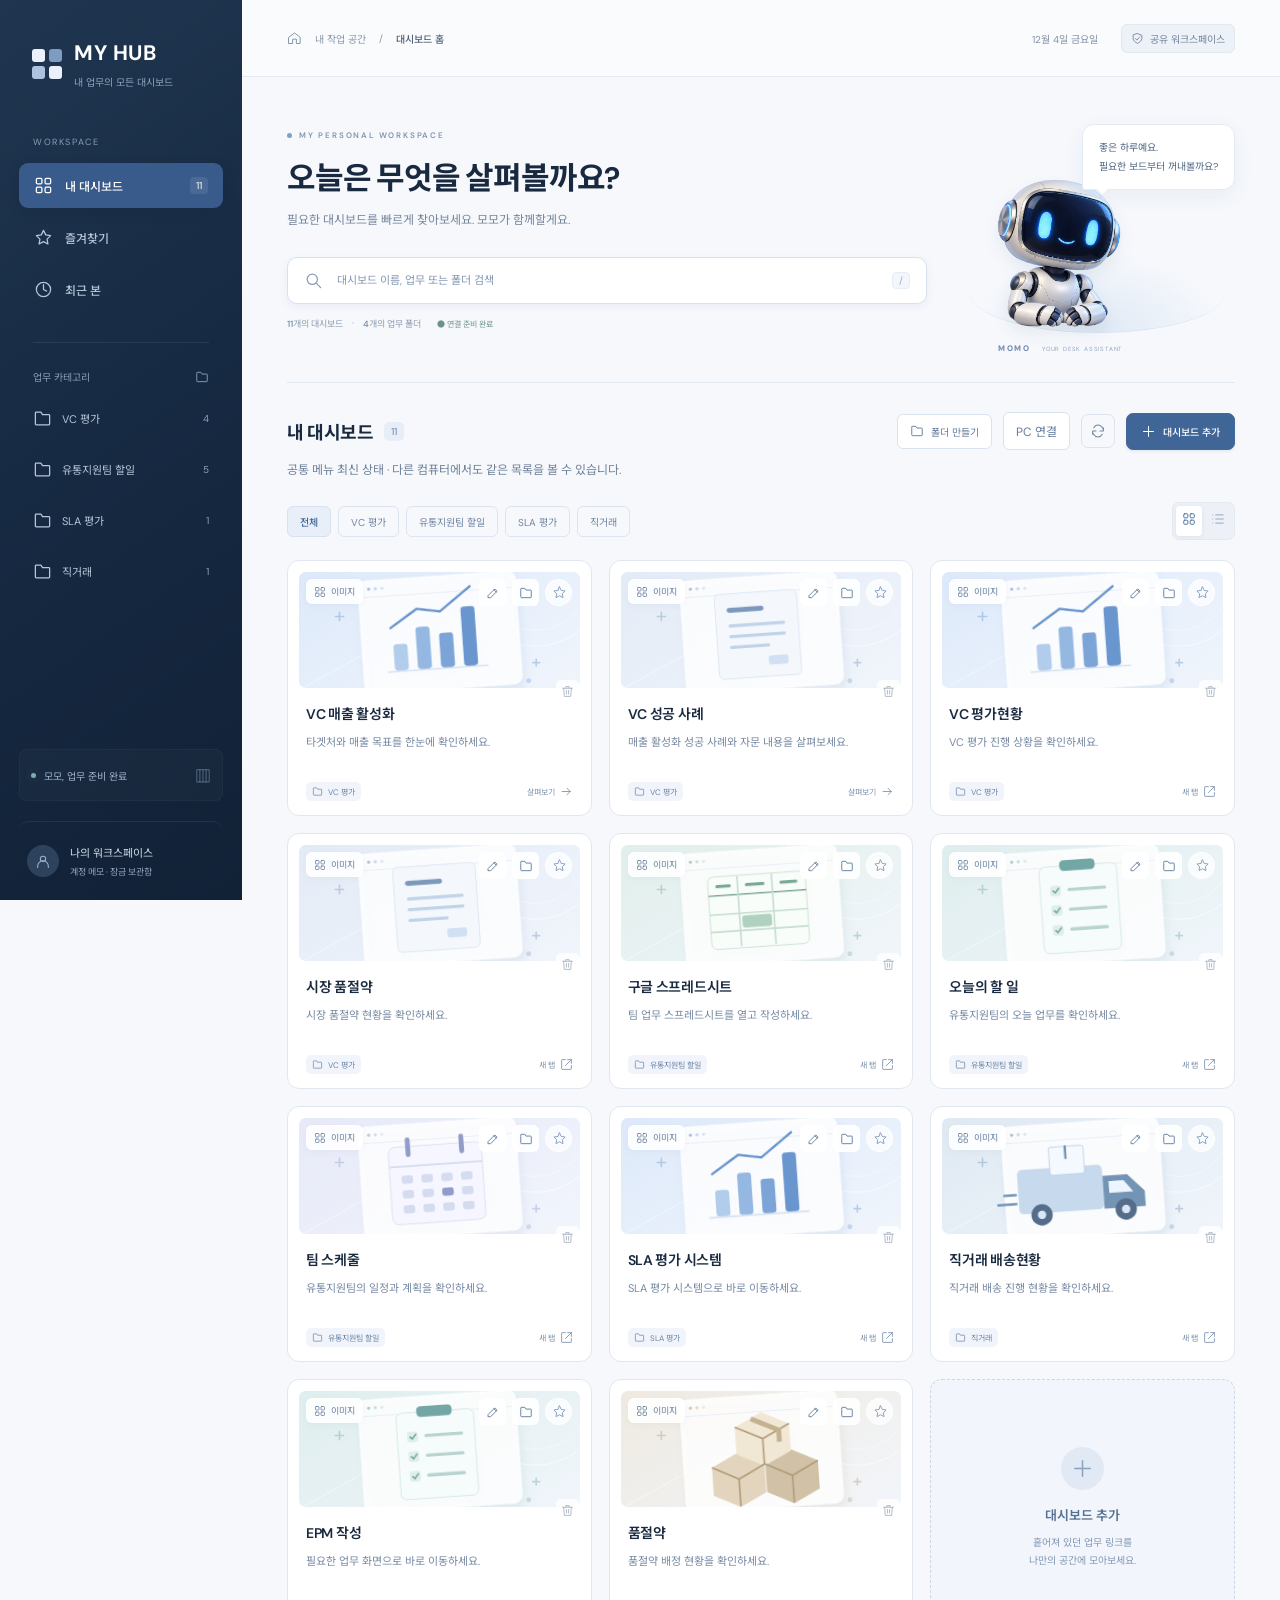
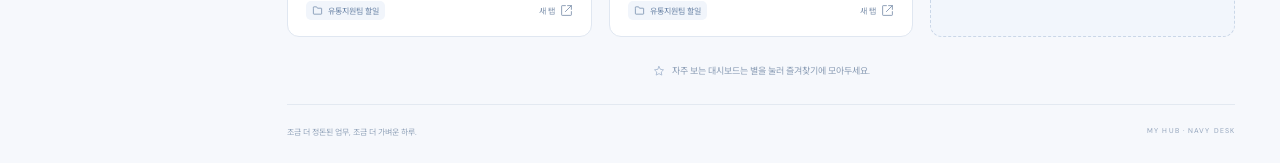
<file: index.html>
<!doctype html>
<html lang="ko"><head><meta charset="utf-8"><meta name="viewport" content="width=device-width,initial-scale=1"><meta name="theme-color" content="#172b44"><meta name="description" content="내 업무의 모든 대시보드, 모모와 함께하는 네이비 데스크."><title>MY HUB · 네이비 데스크</title><link rel="icon" href="favicon.svg"><link rel="stylesheet" href="styles.css?v=17ba1a92e706"></head><body>
<aside class="sidebar"><a class="brand" href="./index.html"><span class="brand-mark"><i></i><i></i><i></i><i></i></span><span>MY HUB<small>내 업무의 모든 대시보드</small></span></a><div class="nav-caption">WORKSPACE</div><nav aria-label="주 메뉴"><button class="nav-item active" data-view="all"><span data-icon="grid"></span>내 대시보드<b id="nav-count">0</b></button><button class="nav-item" data-view="favorites"><span data-icon="star"></span>즐겨찾기</button><button class="nav-item" data-view="recent"><span data-icon="clock"></span>최근 본</button></nav><div class="category-title">업무 카테고리<span data-icon="folder"></span></div><nav id="folder-nav" aria-label="폴더별 대시보드"></nav><div class="sidebar-foot"><div class="assistant-status"><i></i>모모, 업무 준비 완료<span>▥</span></div><div class="profile"><span data-icon="user"></span><div>나의 워크스페이스<small>하나씩, 나의 속도로.</small></div></div></div></aside>
<main><header class="topbar"><div class="breadcrumbs"><span data-icon="home"></span><span>내 작업 공간</span><span>/</span><strong id="breadcrumb">대시보드 홈</strong></div><div class="topbar-right"><span id="today"></span><span class="private-badge"><span data-icon="shield"></span>공유 워크스페이스</span></div></header><div class="page-content" id="home-content">
<section class="welcome"><div class="welcome-copy"><div class="eyebrow"><i></i>MY PERSONAL WORKSPACE</div><h1>오늘은 무엇을<br class="mobile-break"> 살펴볼까요?</h1><p>필요한 대시보드를 빠르게 찾아보세요.<br class="mobile-break"> 모모가 함께할게요.</p><label class="search"><span data-icon="search"></span><input type="search" id="search" aria-label="대시보드 검색" placeholder="대시보드 이름, 업무 또는 폴더 검색"><kbd>/</kbd></label><div class="welcome-meta"><span><b id="total-count">0</b>개의 대시보드</span><span>·</span><span><b id="folder-count">0</b>개의 업무 폴더</span><span class="ready">● 연결 준비 완료</span></div></div><div class="assistant-scene"><div class="speech" id="speech" role="status">좋은 하루예요.<br>필요한 보드부터 꺼내볼까요?</div><button id="momo" class="robot-button" aria-label="모모에게 인사하기"><img src="momo-robot.png" alt="작은 흰색 로봇 비서 모모" onerror="this.hidden=true;this.nextElementSibling.hidden=false"><span class="robot-fallback" hidden><span class="robot-ears"></span><span class="robot-head"><i></i><i></i></span><span class="robot-body"></span></span></button><div class="scene-ground"></div><span class="assistant-label">MOMO <small>YOUR DESK ASSISTANT</small></span></div></section>
<section class="boards-section" aria-labelledby="boards-title"><div class="section-heading"><div class="title-group"><h2 id="boards-title" tabindex="-1">내 대시보드</h2><span id="board-count" class="count-pill">0</span></div><div class="heading-actions"><button class="secondary-button" id="new-folder-button"><span data-icon="folder"></span>폴더 만들기</button><button class="icon-button" id="refresh-folders" title="목록 새로고침" aria-label="목록 새로고침"><span data-icon="refresh"></span></button><button class="primary-button" id="add-button"><span data-icon="plus"></span>대시보드 추가</button></div></div><div class="board-toolbar"><div class="filter-chips" id="category-filters" role="group" aria-label="업무 카테고리 필터"></div><div class="view-controls" role="group" aria-label="화면 배치"><button class="active" id="grid-view" aria-label="카드 보기" aria-pressed="true"><span data-icon="grid"></span></button><button id="list-view" aria-label="목록 보기" aria-pressed="false"><span data-icon="list"></span></button></div></div><div class="board-grid" id="board-grid"></div></section>
<section class="recent-section" id="recent-section" hidden><div class="section-heading"><h2><span data-icon="clock"></span>최근 본</h2><button class="text-button" data-view="recent">전체 보기<span data-icon="arrow"></span></button></div><div id="recent-grid" class="recent-grid"></div></section><div class="workspace-note"><span data-icon="star"></span>자주 보는 대시보드는 별을 눌러 즐겨찾기에 모아두세요.</div><footer><span>조금 더 정돈된 업무, 조금 더 가벼운 하루.</span><span>MY HUB · NAVY DESK</span></footer></div>
<section class="viewer" id="viewer" hidden aria-label="대시보드 보기"><div class="viewer-toolbar"><button id="close-viewer" class="secondary-button"><span data-icon="back"></span>내 대시보드</button><strong id="viewer-title"></strong><a id="external-link" target="_blank" rel="noopener noreferrer">새 탭에서 열기<span data-icon="external"></span></a></div><iframe id="dashboard-frame" title="선택한 대시보드" sandbox="allow-scripts allow-same-origin allow-forms allow-popups allow-downloads"></iframe></section></main>
<dialog id="add-dialog" aria-labelledby="dialog-title"><form id="add-form"><div class="dialog-header"><span class="dialog-icon" data-icon="folder"></span><button type="button" class="icon-button" id="close-dialog" aria-label="닫기"><span data-icon="close"></span></button></div><h2 id="dialog-title">새 대시보드 추가</h2><p>자주 사용하는 업무 링크를 한곳에 모아보세요.</p><label>이름<input name="name" required maxlength="60" placeholder="예: 월간 실적 대시보드"></label><label>주소<input name="url" type="url" required pattern="https?://.+" placeholder="https://"></label><div class="folder-select-field"><label for="board-folder">저장할 폴더</label><div><select id="board-folder" name="folder" aria-label="저장할 폴더"></select><button type="button" id="add-create-folder" class="secondary-button"><span data-icon="plus"></span>새 폴더</button></div></div><label>짧은 설명 <span>(선택)</span><input name="description" maxlength="120" placeholder="어떤 내용을 확인하는 곳인가요?"></label><fieldset class="image-fieldset"><legend>카드 이미지 <span>12종 중에서 골라주세요</span></legend><div id="add-image-options" class="image-options"></div></fieldset><div class="dialog-note"><span data-icon="shield"></span>MY HUB PC 실행창이 켜져 있어야 저장할 수 있습니다. 공통 게시를 확인한 뒤 추가됩니다.</div><p id="add-save-status" role="status" style="font-size:13px;line-height:1.6;color:#9b4529"></p><button class="primary-button submit-button" type="submit">대시보드 추가<span data-icon="plus"></span></button></form></dialog><dialog id="image-dialog" aria-labelledby="image-dialog-title"><form id="image-form"><div class="dialog-header"><span class="dialog-icon" data-icon="grid"></span><button type="button" class="icon-button" id="close-image-dialog" aria-label="이미지 선택 닫기"><span data-icon="close"></span></button></div><h2 id="image-dialog-title">카드 이미지 선택</h2><p id="image-board-name"></p><fieldset class="image-fieldset"><legend class="sr-only">카드 이미지</legend><div id="edit-image-options" class="image-options"></div></fieldset><div class="dialog-note"><span data-icon="shield"></span>이미지 선택은 이 브라우저에 저장됩니다.</div><button class="primary-button submit-button" type="submit">선택한 이미지 적용<span data-icon="arrow"></span></button></form></dialog><dialog id="folder-dialog" aria-labelledby="folder-dialog-title"><form id="folder-form"><div class="dialog-header"><span class="dialog-icon" data-icon="folder"></span><button type="button" class="icon-button" id="close-folder-dialog" aria-label="폴더 만들기 닫기"><span data-icon="close"></span></button></div><h2 id="folder-dialog-title">폴더 만들기</h2><p>업무별로 대시보드를 정리해보세요.</p><label>폴더 이름<input id="folder-name" name="folderName" required maxlength="30" placeholder="예: 월간 보고, 자주 쓰는 업무"></label><div class="dialog-note">폴더와 분류는 이 브라우저에 저장됩니다.</div><button class="primary-button submit-button" type="submit">폴더 만들기<span data-icon="plus"></span></button></form><div id="custom-folder-list"></div><p id="folder-list-note" hidden>폴더를 삭제해도 대시보드는 ‘내 링크’에 남습니다.</p></dialog><dialog id="move-dialog" aria-labelledby="move-title"><form id="move-form"><div class="dialog-header"><span class="dialog-icon" data-icon="folder"></span><button type="button" class="icon-button" id="close-move-dialog" aria-label="폴더 이동 닫기"><span data-icon="close"></span></button></div><h2 id="move-title">폴더로 이동</h2><p id="move-board-name"></p><label for="move-folder">이동할 폴더</label><select id="move-folder" name="folder" aria-label="이동할 폴더"></select><div class="dialog-note">분류 변경은 이 브라우저에 저장됩니다.</div><button class="primary-button submit-button" type="submit">이 폴더로 이동<span data-icon="arrow"></span></button></form></dialog><dialog id="rename-dialog" aria-labelledby="rename-title"><form id="rename-form"><div class="dialog-header"><span class="dialog-icon" data-icon="pencil"></span><button type="button" class="icon-button" id="close-rename-dialog" aria-label="제목 변경 닫기"><span data-icon="close"></span></button></div><h2 id="rename-title">카드 제목 변경</h2><p>대시보드 카드에 표시될 이름을 바꿔보세요.</p><label>새 제목<input id="rename-input" name="name" required maxlength="60" placeholder="예: 월간 실적 대시보드"></label><div class="dialog-note">제목 변경은 이 브라우저에 저장됩니다.</div><button class="primary-button submit-button" type="submit">제목 변경<span data-icon="arrow"></span></button><button type="button" class="text-button rename-reset" id="rename-reset" hidden>원래 제목으로 되돌리기</button></form></dialog><div class="toast" id="toast" role="status"></div><script src="catalog.js?v=97ce8577c10a"></script><script src="menu-persistence.js?v=9db6652fd971"></script><script src="app.js?v=d86c1c56f573"></script><script src="memos.js?v=45cebbb36737"></script><script src="menu-sync.js?v=8e520c99bbda"></script></body></html>
</file>
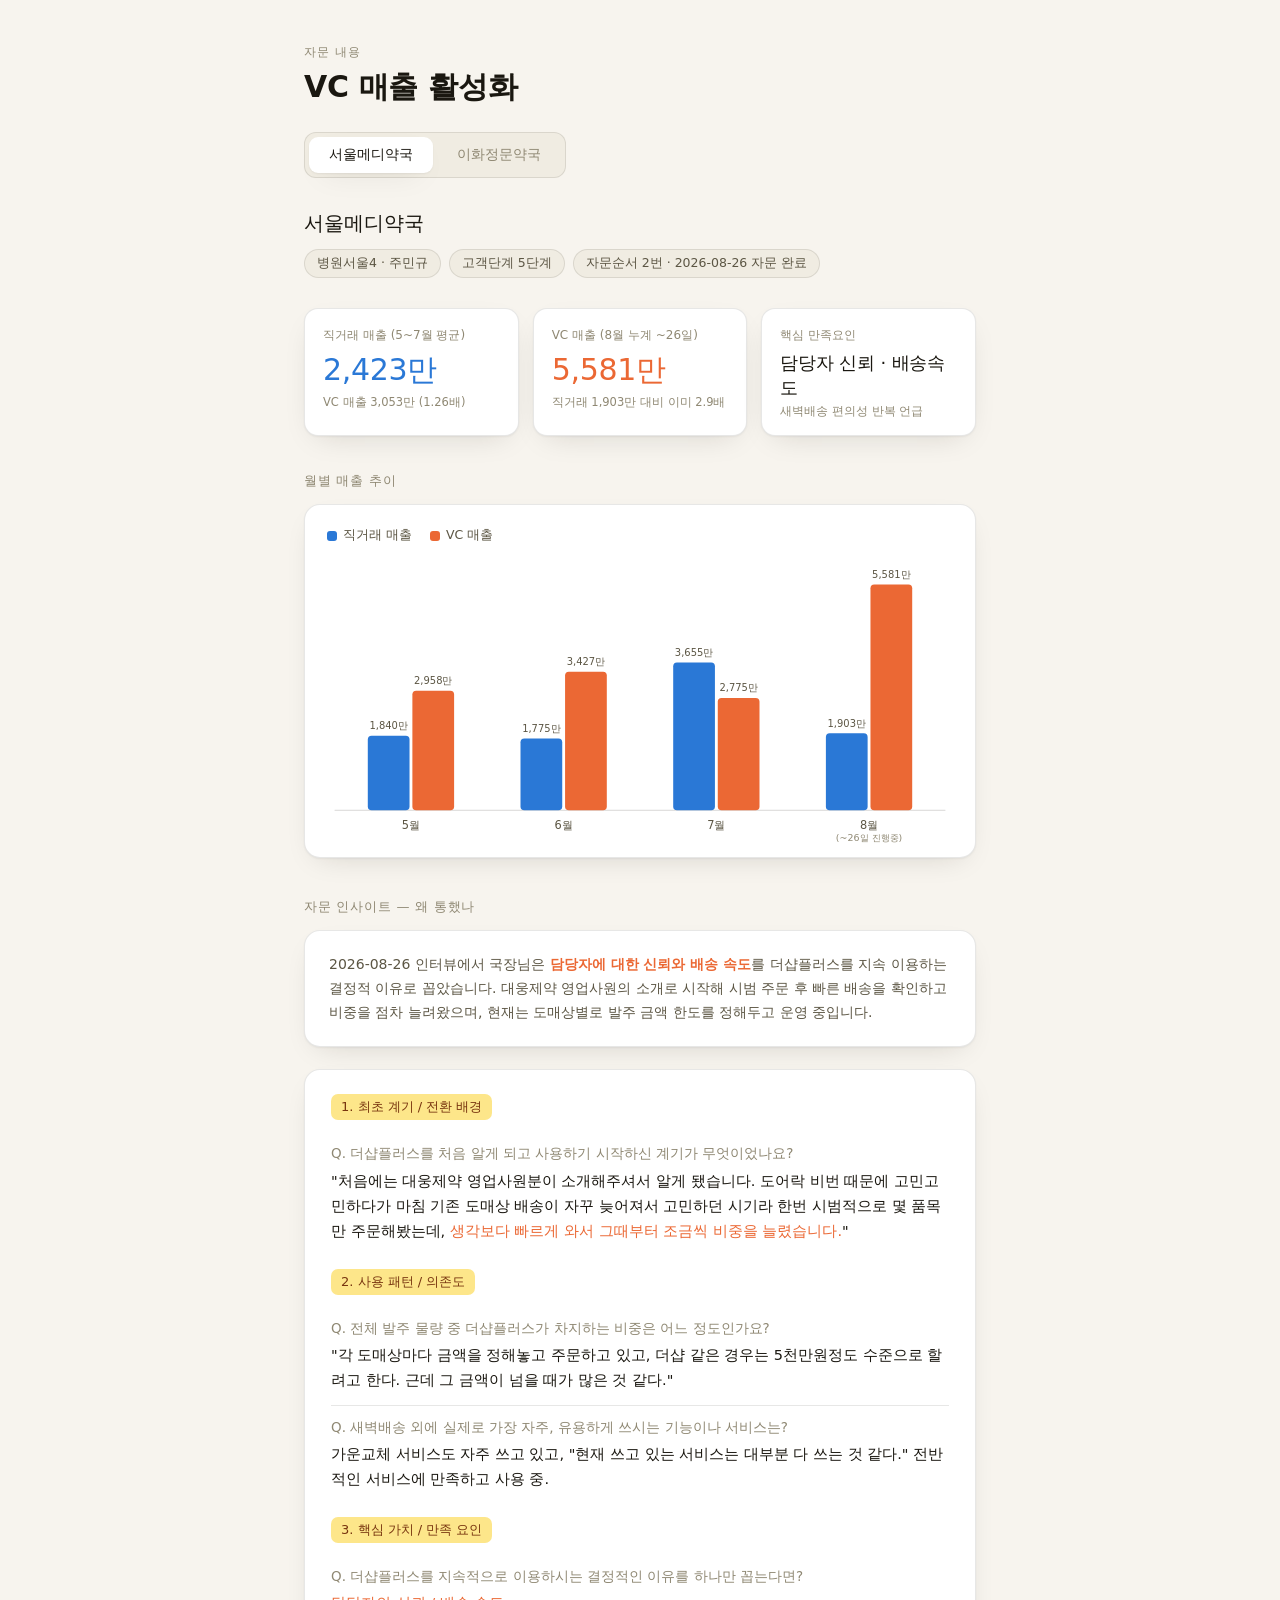
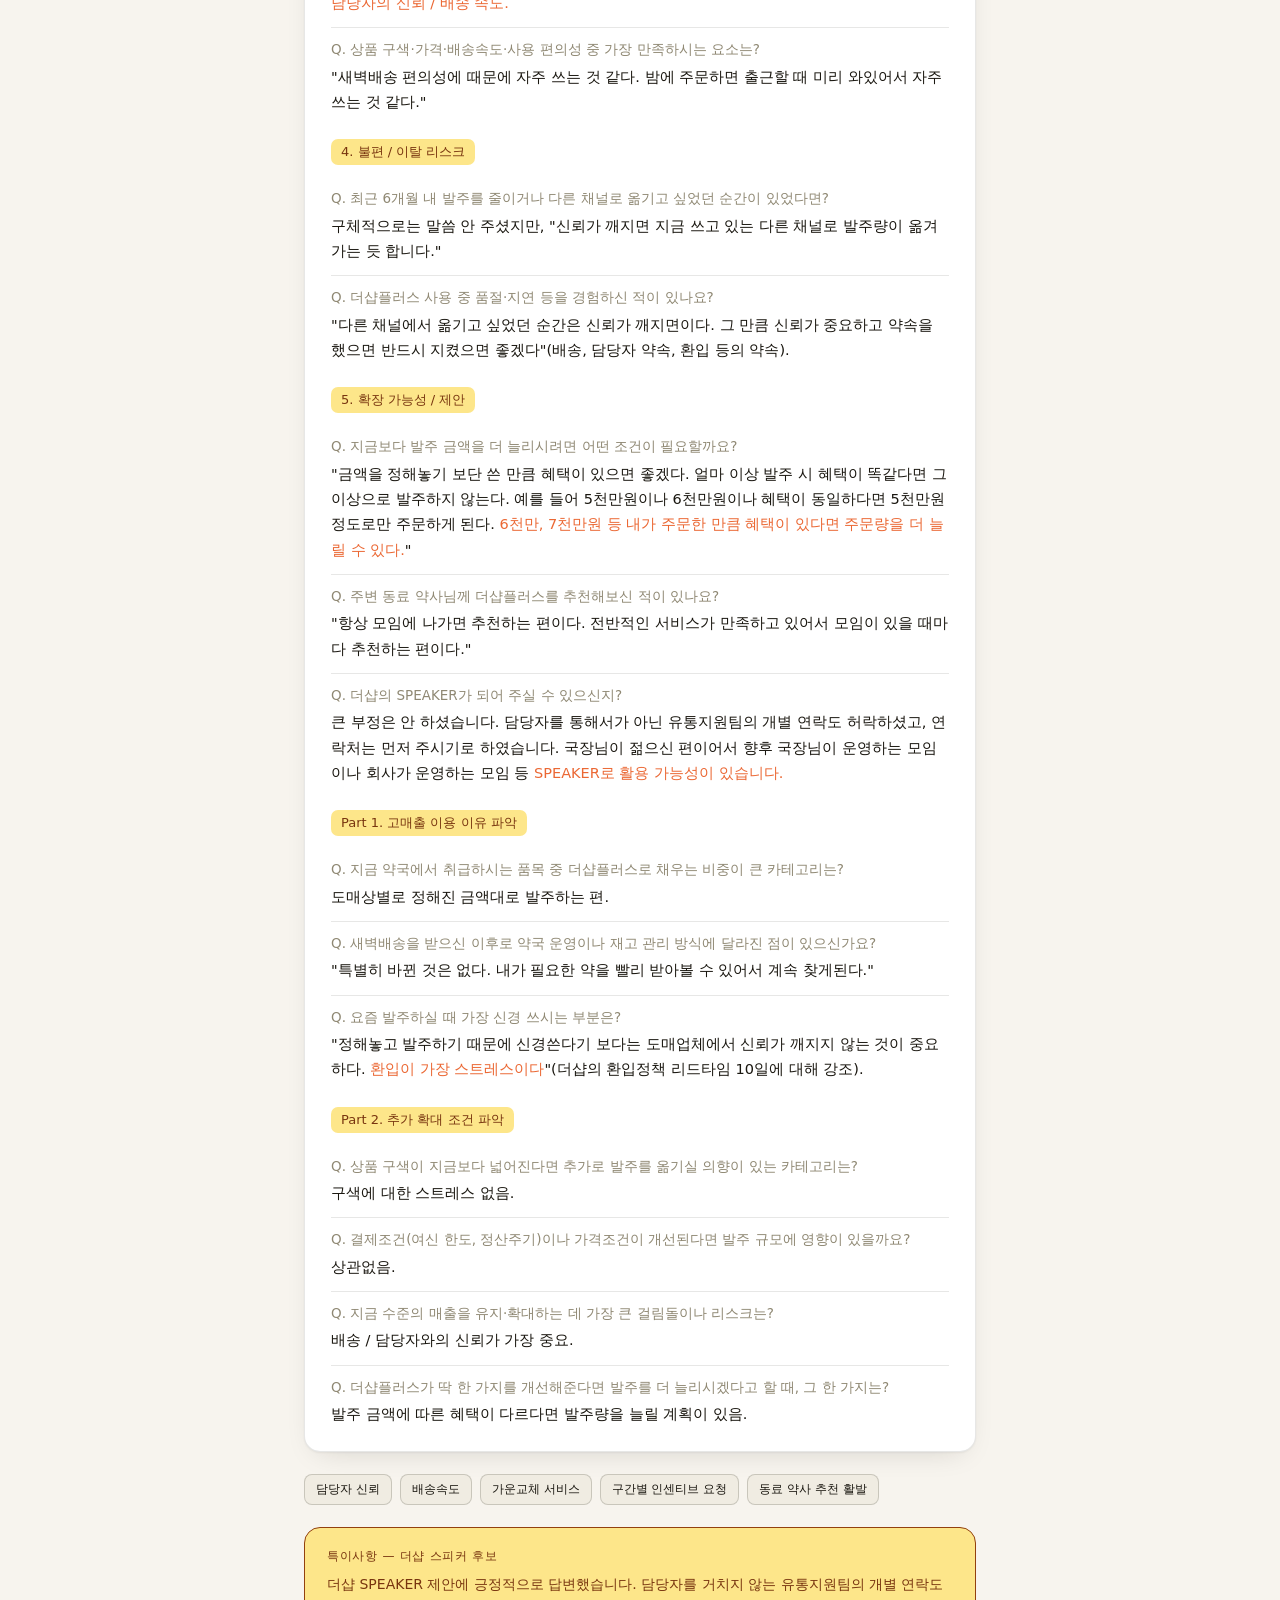
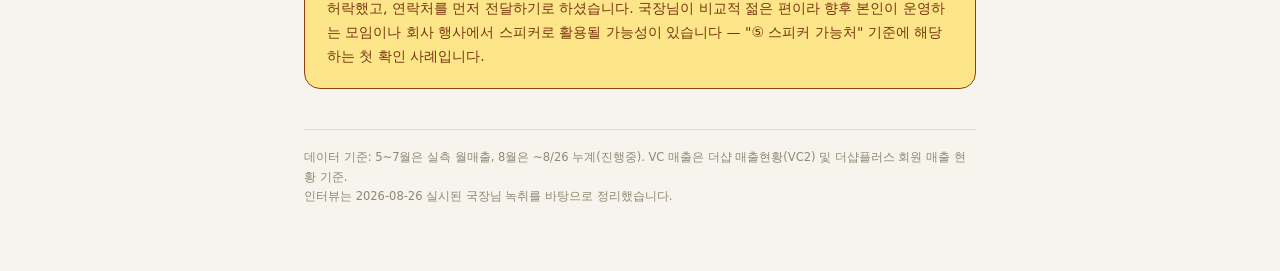
<file: vc-stories.html>
<!DOCTYPE html>
<html lang="ko">
<head>
<meta charset="UTF-8" />
<meta name="viewport" content="width=device-width, initial-scale=1.0" />
<title>VC 매출 활성화 자문 내용</title>
<style>
  :root {
    color-scheme: light;
    --page: #f7f4ee;
    --surface: #ffffff;
    --surface-2: #f0ece2;
    --ink: #1a1710;
    --ink-2: #5c5644;
    --ink-muted: #8f8873;
    --border: rgba(26,23,16,0.10);
    --border-strong: rgba(26,23,16,0.18);
    --reg: #2a78d6;
    --vc: #eb6834;
    --gold: #92400e;
    --gold-bg: #fde68a;
    --gold-ink: #78350f;
    --good: #0ca30c;
    --shadow: 0 1px 2px rgba(26,23,16,0.05), 0 10px 30px -14px rgba(26,23,16,0.18);
  }
  @media (prefers-color-scheme: dark) {
    :root:not([data-theme="light"]) {
      color-scheme: dark;
      --page: #15130d;
      --surface: #1d1a14;
      --surface-2: #262119;
      --ink: #f6f2e9;
      --ink-2: #c7c0ac;
      --ink-muted: #938d78;
      --border: rgba(246,242,233,0.10);
      --border-strong: rgba(246,242,233,0.20);
      --reg: #4f97ef;
      --vc: #ea7a4a;
      --gold: #fcd34d;
      --gold-bg: rgba(252,211,77,0.14);
      --gold-ink: #fcd34d;
      --good: #34d058;
      --shadow: 0 1px 2px rgba(0,0,0,0.3), 0 10px 30px -14px rgba(0,0,0,0.6);
    }
  }
  :root[data-theme="dark"] {
    color-scheme: dark;
    --page: #15130d;
    --surface: #1d1a14;
    --surface-2: #262119;
    --ink: #f6f2e9;
    --ink-2: #c7c0ac;
    --ink-muted: #938d78;
    --border: rgba(246,242,233,0.10);
    --border-strong: rgba(246,242,233,0.20);
    --reg: #4f97ef;
    --vc: #ea7a4a;
    --gold: #fcd34d;
    --gold-bg: rgba(252,211,77,0.14);
    --gold-ink: #fcd34d;
    --good: #34d058;
    --shadow: 0 1px 2px rgba(0,0,0,0.3), 0 10px 30px -14px rgba(0,0,0,0.6);
  }

  * { box-sizing: border-box; }
  body {
    margin: 0;
    background: var(--page);
    color: var(--ink);
    font-family: 'Pretendard', system-ui, -apple-system, 'Segoe UI', 'Malgun Gothic', sans-serif;
    -webkit-font-smoothing: antialiased;
  }
  .wrap { max-width: 720px; margin: 0 auto; padding: 44px 24px 64px; }

  .eyebrow { font-size: 12px; letter-spacing: 0.09em; text-transform: uppercase; color: var(--ink-muted); }
  h1 { font-size: 30px; font-weight: 800; margin: 6px 0 24px; letter-spacing: -0.01em; text-wrap: balance; }

  .tab-bar {
    display: inline-flex; gap: 4px; background: var(--surface-2); border: 1px solid var(--border);
    border-radius: 12px; padding: 4px; margin-bottom: 32px;
  }
  .tab-btn {
    font-family: inherit; font-size: 13.5px; color: var(--ink-muted); background: transparent;
    border: none; border-radius: 9px; padding: 9px 20px; cursor: pointer;
    transition: background 0.15s, color 0.15s;
  }
  .tab-btn:hover:not(.active) { color: var(--ink-2); }
  .tab-btn.active { background: var(--surface); color: var(--ink); box-shadow: var(--shadow); }

  .case-panel { display: none; }
  .case-panel.active { display: block; animation: caseIn 0.32s ease; }
  @keyframes caseIn { from { opacity: 0; transform: translateY(8px); } to { opacity: 1; transform: translateY(0); } }

  .case-name { font-size: 20px; color: var(--ink); margin-bottom: 12px; }
  .meta-row { display: flex; flex-wrap: wrap; gap: 8px; margin-bottom: 30px; }
  .meta-chip {
    font-size: 12.5px; color: var(--ink-2); background: var(--surface-2);
    border: 1px solid var(--border); border-radius: 999px; padding: 5px 12px;
  }

  .stat-row { display: grid; grid-template-columns: repeat(3, 1fr); gap: 14px; margin-bottom: 36px; }
  .stat {
    background: var(--surface); border: 1px solid var(--border); border-radius: 14px;
    padding: 18px 18px 16px; box-shadow: var(--shadow);
  }
  .stat-label { font-size: 12px; color: var(--ink-muted); }
  .stat-value { font-size: 30px; font-variant-numeric: tabular-nums; margin-top: 6px; letter-spacing: -0.01em; }
  .stat-value.reg { color: var(--reg); }
  .stat-value.vc { color: var(--vc); }
  .stat-sub { font-size: 11.5px; color: var(--ink-muted); margin-top: 4px; }

  section { margin-bottom: 40px; }
  .section-title { font-size: 13px; color: var(--ink-muted); text-transform: uppercase; letter-spacing: 0.06em; margin-bottom: 14px; }

  .chart-panel {
    background: var(--surface); border: 1px solid var(--border); border-radius: 16px;
    padding: 22px 22px 14px; box-shadow: var(--shadow);
  }
  .legend { display: flex; gap: 18px; font-size: 12.5px; color: var(--ink-2); margin-bottom: 14px; }
  .legend-item { display: flex; align-items: center; gap: 6px; }
  .legend-swatch { width: 10px; height: 10px; border-radius: 3px; flex: none; }
  .chart-svg { width: 100%; height: auto; display: block; overflow: visible; }
  .bar-label { font-size: 10.5px; fill: var(--ink-2); font-variant-numeric: tabular-nums; }
  .month-label { font-size: 12px; fill: var(--ink-2); }
  .partial-note { font-size: 10px; fill: var(--ink-muted); }
  .bar { cursor: pointer; transition: opacity 0.12s; }
  .bar:hover { opacity: 0.82; }

  .tip {
    position: fixed; pointer-events: none; background: var(--ink); color: var(--page);
    font-size: 11.5px; padding: 8px 10px; border-radius: 8px; line-height: 1.5;
    z-index: 50; box-shadow: var(--shadow); opacity: 0; transition: opacity 0.08s; white-space: nowrap;
  }
  .tip.show { opacity: 1; }
  .tip b { font-variant-numeric: tabular-nums; }

  .insight-box {
    background: var(--surface); border: 1px solid var(--border); border-radius: 16px;
    padding: 22px 24px; box-shadow: var(--shadow); margin-bottom: 22px;
  }
  .insight-box p { line-height: 1.7; font-size: 14px; color: var(--ink-2); margin: 0; }

  .tag-row { display: flex; flex-wrap: wrap; gap: 8px; margin: 22px 0 0; }
  .tag {
    font-size: 12px; color: var(--ink); background: var(--surface-2); border: 1px solid var(--border-strong);
    border-radius: 8px; padding: 6px 11px;
  }

  .qa-panel {
    background: var(--surface); border: 1px solid var(--border); border-radius: 16px;
    padding: 24px 26px; box-shadow: var(--shadow);
  }
  .qa-group { margin-bottom: 24px; }
  .qa-group:last-child { margin-bottom: 0; }
  .qa-group-title { font-size: 13px; color: var(--gold-ink); background: var(--gold-bg); display: inline-block; border-radius: 7px; padding: 4px 10px; margin-bottom: 12px; }
  .qa-item { padding: 11px 0; border-bottom: 1px solid var(--border); }
  .qa-item:last-child { border-bottom: none; padding-bottom: 0; }
  .qa-item:first-child { padding-top: 0; }
  .qa-q { font-size: 13.5px; color: var(--ink-muted); line-height: 1.5; margin-bottom: 5px; }
  .qa-a { font-size: 14.5px; color: var(--ink); line-height: 1.75; }
  .qa-a b { color: var(--vc); font-weight: 400; }

  .followup-note {
    margin-top: 18px; font-size: 12.5px; color: var(--ink-muted); line-height: 1.7;
    background: var(--surface-2); border-radius: 10px; padding: 12px 16px;
  }

  .highlight-box {
    background: var(--gold-bg); border: 1px solid var(--gold); border-radius: 16px;
    padding: 20px 22px; margin-top: 22px;
  }
  .highlight-box .h-label {
    font-size: 12px; font-weight: 400; text-transform: uppercase; letter-spacing: 0.06em;
    color: var(--gold-ink); margin-bottom: 8px;
  }
  .highlight-box p { margin: 0; font-size: 14px; line-height: 1.7; color: var(--gold-ink); }

  footer.note {
    margin-top: 30px; font-size: 11.5px; color: var(--ink-muted); line-height: 1.7;
    border-top: 1px solid var(--border); padding-top: 18px;
  }

  @media (max-width: 560px) {
    .stat-row { grid-template-columns: 1fr; }
  }
</style>
</head>
<body>

<div class="wrap">
  <div class="eyebrow">자문 내용</div>
  <h1>VC 매출 활성화</h1>

  <div class="tab-bar" role="tablist">
    <button class="tab-btn active" data-tab="seoulmedi" role="tab" aria-selected="true">서울메디약국</button>
    <button class="tab-btn" data-tab="ewha" role="tab" aria-selected="false">이화정문약국</button>
  </div>

  <!-- ===================== 서울메디약국 ===================== -->
  <div class="case-panel active" id="case-seoulmedi">
    <div class="case-name">서울메디약국</div>
    <div class="meta-row">
      <span class="meta-chip">병원서울4 · 주민규</span>
      <span class="meta-chip">고객단계 5단계</span>
      <span class="meta-chip">자문순서 2번 · 2026-08-26 자문 완료</span>
    </div>

    <div class="stat-row">
      <div class="stat">
        <div class="stat-label">직거래 매출 (5~7월 평균)</div>
        <div class="stat-value reg">2,423만</div>
        <div class="stat-sub">VC 매출 3,053만 (1.26배)</div>
      </div>
      <div class="stat">
        <div class="stat-label">VC 매출 (8월 누계 ~26일)</div>
        <div class="stat-value vc" id="v-vcaug-seoulmedi">-</div>
        <div class="stat-sub">직거래 1,903만 대비 이미 2.9배</div>
      </div>
      <div class="stat">
        <div class="stat-label">핵심 만족요인</div>
        <div class="stat-value" style="font-size:18px; font-weight:400; line-height:1.4;">담당자 신뢰 · 배송속도</div>
        <div class="stat-sub">새벽배송 편의성 반복 언급</div>
      </div>
    </div>

    <section>
      <div class="section-title">월별 매출 추이</div>
      <div class="chart-panel">
        <div class="legend">
          <div class="legend-item"><span class="legend-swatch" style="background:var(--reg)"></span>직거래 매출</div>
          <div class="legend-item"><span class="legend-swatch" style="background:var(--vc)"></span>VC 매출</div>
        </div>
        <svg class="chart-svg" id="chart-seoulmedi" viewBox="0 0 660 300"></svg>
      </div>
    </section>

    <section>
      <div class="section-title">자문 인사이트 — 왜 통했나</div>
      <div class="insight-box">
        <p>2026-08-26 인터뷰에서 국장님은 <b style="color:var(--vc)">담당자에 대한 신뢰와 배송 속도</b>를 더샵플러스를 지속 이용하는 결정적 이유로 꼽았습니다. 대웅제약 영업사원의 소개로 시작해 시범 주문 후 빠른 배송을 확인하고 비중을 점차 늘려왔으며, 현재는 도매상별로 발주 금액 한도를 정해두고 운영 중입니다.</p>
      </div>

      <div class="qa-panel">
        <div class="qa-group">
          <div class="qa-group-title">1. 최초 계기 / 전환 배경</div>
          <div class="qa-item">
            <div class="qa-q">Q. 더샵플러스를 처음 알게 되고 사용하기 시작하신 계기가 무엇이었나요?</div>
            <div class="qa-a">"처음에는 대웅제약 영업사원분이 소개해주셔서 알게 됐습니다. 도어락 비번 때문에 고민고민하다가 마침 기존 도매상 배송이 자꾸 늦어져서 고민하던 시기라 한번 시범적으로 몇 품목만 주문해봤는데, <b>생각보다 빠르게 와서 그때부터 조금씩 비중을 늘렸습니다.</b>"</div>
          </div>
        </div>

        <div class="qa-group">
          <div class="qa-group-title">2. 사용 패턴 / 의존도</div>
          <div class="qa-item">
            <div class="qa-q">Q. 전체 발주 물량 중 더샵플러스가 차지하는 비중은 어느 정도인가요?</div>
            <div class="qa-a">"각 도매상마다 금액을 정해놓고 주문하고 있고, 더샵 같은 경우는 5천만원정도 수준으로 할려고 한다. 근데 그 금액이 넘을 때가 많은 것 같다."</div>
          </div>
          <div class="qa-item">
            <div class="qa-q">Q. 새벽배송 외에 실제로 가장 자주, 유용하게 쓰시는 기능이나 서비스는?</div>
            <div class="qa-a">가운교체 서비스도 자주 쓰고 있고, "현재 쓰고 있는 서비스는 대부분 다 쓰는 것 같다." 전반적인 서비스에 만족하고 사용 중.</div>
          </div>
        </div>

        <div class="qa-group">
          <div class="qa-group-title">3. 핵심 가치 / 만족 요인</div>
          <div class="qa-item">
            <div class="qa-q">Q. 더샵플러스를 지속적으로 이용하시는 결정적인 이유를 하나만 꼽는다면?</div>
            <div class="qa-a"><b>담당자의 신뢰 / 배송 속도.</b></div>
          </div>
          <div class="qa-item">
            <div class="qa-q">Q. 상품 구색·가격·배송속도·사용 편의성 중 가장 만족하시는 요소는?</div>
            <div class="qa-a">"새벽배송 편의성에 때문에 자주 쓰는 것 같다. 밤에 주문하면 출근할 때 미리 와있어서 자주 쓰는 것 같다."</div>
          </div>
        </div>

        <div class="qa-group">
          <div class="qa-group-title">4. 불편 / 이탈 리스크</div>
          <div class="qa-item">
            <div class="qa-q">Q. 최근 6개월 내 발주를 줄이거나 다른 채널로 옮기고 싶었던 순간이 있었다면?</div>
            <div class="qa-a">구체적으로는 말씀 안 주셨지만, "신뢰가 깨지면 지금 쓰고 있는 다른 채널로 발주량이 옮겨가는 듯 합니다."</div>
          </div>
          <div class="qa-item">
            <div class="qa-q">Q. 더샵플러스 사용 중 품절·지연 등을 경험하신 적이 있나요?</div>
            <div class="qa-a">"다른 채널에서 옮기고 싶었던 순간은 신뢰가 깨지면이다. 그 만큼 신뢰가 중요하고 약속을 했으면 반드시 지켰으면 좋겠다"(배송, 담당자 약속, 환입 등의 약속).</div>
          </div>
        </div>

        <div class="qa-group">
          <div class="qa-group-title">5. 확장 가능성 / 제안</div>
          <div class="qa-item">
            <div class="qa-q">Q. 지금보다 발주 금액을 더 늘리시려면 어떤 조건이 필요할까요?</div>
            <div class="qa-a">"금액을 정해놓기 보단 쓴 만큼 혜택이 있으면 좋겠다. 얼마 이상 발주 시 혜택이 똑같다면 그 이상으로 발주하지 않는다. 예를 들어 5천만원이나 6천만원이나 혜택이 동일하다면 5천만원 정도로만 주문하게 된다. <b>6천만, 7천만원 등 내가 주문한 만큼 혜택이 있다면 주문량을 더 늘릴 수 있다.</b>"</div>
          </div>
          <div class="qa-item">
            <div class="qa-q">Q. 주변 동료 약사님께 더샵플러스를 추천해보신 적이 있나요?</div>
            <div class="qa-a">"항상 모임에 나가면 추천하는 편이다. 전반적인 서비스가 만족하고 있어서 모임이 있을 때마다 추천하는 편이다."</div>
          </div>
          <div class="qa-item">
            <div class="qa-q">Q. 더샵의 SPEAKER가 되어 주실 수 있으신지?</div>
            <div class="qa-a">큰 부정은 안 하셨습니다. 담당자를 통해서가 아닌 유통지원팀의 개별 연락도 허락하셨고, 연락처는 먼저 주시기로 하였습니다. 국장님이 젊으신 편이어서 향후 국장님이 운영하는 모임이나 회사가 운영하는 모임 등 <b>SPEAKER로 활용 가능성이 있습니다.</b></div>
          </div>
        </div>

        <div class="qa-group">
          <div class="qa-group-title">Part 1. 고매출 이용 이유 파악</div>
          <div class="qa-item">
            <div class="qa-q">Q. 지금 약국에서 취급하시는 품목 중 더샵플러스로 채우는 비중이 큰 카테고리는?</div>
            <div class="qa-a">도매상별로 정해진 금액대로 발주하는 편.</div>
          </div>
          <div class="qa-item">
            <div class="qa-q">Q. 새벽배송을 받으신 이후로 약국 운영이나 재고 관리 방식에 달라진 점이 있으신가요?</div>
            <div class="qa-a">"특별히 바뀐 것은 없다. 내가 필요한 약을 빨리 받아볼 수 있어서 계속 찾게된다."</div>
          </div>
          <div class="qa-item">
            <div class="qa-q">Q. 요즘 발주하실 때 가장 신경 쓰시는 부분은?</div>
            <div class="qa-a">"정해놓고 발주하기 때문에 신경쓴다기 보다는 도매업체에서 신뢰가 깨지지 않는 것이 중요하다. <b>환입이 가장 스트레스이다</b>"(더샵의 환입정책 리드타임 10일에 대해 강조).</div>
          </div>
        </div>

        <div class="qa-group">
          <div class="qa-group-title">Part 2. 추가 확대 조건 파악</div>
          <div class="qa-item">
            <div class="qa-q">Q. 상품 구색이 지금보다 넓어진다면 추가로 발주를 옮기실 의향이 있는 카테고리는?</div>
            <div class="qa-a">구색에 대한 스트레스 없음.</div>
          </div>
          <div class="qa-item">
            <div class="qa-q">Q. 결제조건(여신 한도, 정산주기)이나 가격조건이 개선된다면 발주 규모에 영향이 있을까요?</div>
            <div class="qa-a">상관없음.</div>
          </div>
          <div class="qa-item">
            <div class="qa-q">Q. 지금 수준의 매출을 유지·확대하는 데 가장 큰 걸림돌이나 리스크는?</div>
            <div class="qa-a">배송 / 담당자와의 신뢰가 가장 중요.</div>
          </div>
          <div class="qa-item">
            <div class="qa-q">Q. 더샵플러스가 딱 한 가지를 개선해준다면 발주를 더 늘리시겠다고 할 때, 그 한 가지는?</div>
            <div class="qa-a">발주 금액에 따른 혜택이 다르다면 발주량을 늘릴 계획이 있음.</div>
          </div>
        </div>
      </div>

      <div class="tag-row">
        <span class="tag">담당자 신뢰</span>
        <span class="tag">배송속도</span>
        <span class="tag">가운교체 서비스</span>
        <span class="tag">구간별 인센티브 요청</span>
        <span class="tag">동료 약사 추천 활발</span>
      </div>

      <div class="highlight-box">
        <div class="h-label">특이사항 — 더샵 스피커 후보</div>
        <p>더샵 SPEAKER 제안에 긍정적으로 답변했습니다. 담당자를 거치지 않는 유통지원팀의 개별 연락도 허락했고, 연락처를 먼저 전달하기로 하셨습니다. 국장님이 비교적 젊은 편이라 향후 본인이 운영하는 모임이나 회사 행사에서 스피커로 활용될 가능성이 있습니다 — "⑤ 스피커 가능처" 기준에 해당하는 첫 확인 사례입니다.</p>
      </div>
    </section>

    <footer class="note">
      데이터 기준: 5~7월은 실측 월매출, 8월은 ~8/26 누계(진행중). VC 매출은 더샵 매출현황(VC2) 및 더샵플러스 회원 매출 현황 기준.<br />
      인터뷰는 2026-08-26 실시된 국장님 녹취를 바탕으로 정리했습니다.
    </footer>
  </div>

  <!-- ===================== 이화정문약국 ===================== -->
  <div class="case-panel" id="case-ewha">
    <div class="case-name">이화정문약국</div>
    <div class="meta-row">
      <span class="meta-chip">병원서울4 · 주민규</span>
      <span class="meta-chip">고객단계 5단계</span>
      <span class="meta-chip">자문순서 1번 · 2026-08-26 자문 완료</span>
    </div>

    <div class="stat-row">
      <div class="stat">
        <div class="stat-label">직거래 매출 (5~7월 평균)</div>
        <div class="stat-value reg">2,413만</div>
        <div class="stat-sub">VC 매출 5,457만 (2.26배)</div>
      </div>
      <div class="stat">
        <div class="stat-label">VC 매출 (8월 누계 ~26일)</div>
        <div class="stat-value vc" id="v-vcaug-ewha">-</div>
        <div class="stat-sub">직거래 2,422만 대비 이미 2.9배</div>
      </div>
      <div class="stat">
        <div class="stat-label">핵심 만족요인</div>
        <div class="stat-value" style="font-size:18px; font-weight:400; line-height:1.4;">배송속도 · 결품 없는 신뢰</div>
        <div class="stat-sub">오전 주문 → 당일 오후 도착</div>
      </div>
    </div>

    <section>
      <div class="section-title">월별 매출 추이</div>
      <div class="chart-panel">
        <div class="legend">
          <div class="legend-item"><span class="legend-swatch" style="background:var(--reg)"></span>직거래 매출</div>
          <div class="legend-item"><span class="legend-swatch" style="background:var(--vc)"></span>VC 매출</div>
        </div>
        <svg class="chart-svg" id="chart-ewha" viewBox="0 0 660 300"></svg>
      </div>
    </section>

    <section>
      <div class="section-title">자문 인사이트 — 왜 통했나</div>
      <div class="insight-box">
        <p>2026-08-26 실시된 실제 인터뷰에서 국장님은 <b style="color:var(--vc)">더샵플러스의 배송 속도와 결품 없는 신뢰성</b>을 가장 높게, 반복적으로 언급했습니다. 새벽배송 외에 약사가운 로테이션·폐의약품 수거 서비스까지 모두 이용 중이며, 서비스 확대에 대한 별도 요청 없이 "지금 수준으로 충분히 만족"한다고 답했습니다.</p>
      </div>

      <div class="qa-panel">
        <div class="qa-group">
          <div class="qa-group-title">1. 최초 계기 / 전환 배경</div>
          <div class="qa-item">
            <div class="qa-q">Q. 더샵플러스를 처음 알게 되고 사용하기 시작하신 계기가 무엇이었나요?</div>
            <div class="qa-a">담당자 소개로 이용하게 되었는데 <b>서비스가 매우 만족스러움.</b></div>
          </div>
          <div class="qa-item">
            <div class="qa-q">Q. 도입 전에는 어떤 방식으로 발주하셨고, 무엇 때문에 전환하셨나요?</div>
            <div class="qa-a">도매상별로 골고루 사용하는 편. 담당자의 권유로 더샵플러스를 사용했는데 서비스 만족도가 높아서 발주량이 계속 높아지고 있음.</div>
          </div>
        </div>

        <div class="qa-group">
          <div class="qa-group-title">2. 사용 패턴 / 의존도</div>
          <div class="qa-item">
            <div class="qa-q">Q. 전체 발주 물량 중 더샵플러스가 차지하는 비중은?</div>
            <div class="qa-a">더샵플러스와 기존 도매상을 병행 이용 중. "우리가 오전에 주문하면 오후에 오고 어떨 때는 오후에 주문해도 그 날 올 때도 있다. <b>배송이 너무 빨라</b>"라며 더샵플러스 쪽 배송을 선호한다고 하심.</div>
          </div>
          <div class="qa-item">
            <div class="qa-q">Q. 새벽배송 외에 가장 자주, 유용하게 쓰시는 기능이나 서비스는?</div>
            <div class="qa-a">약사가운 정기 교체(로테이션) 서비스와 폐의약품 수거 서비스. "제가 3개를 가지고 이렇게 이제 로테이션으로 돌아가면서 가운을 세탁하니까 굉장히 좋아요", "폐의약품 그것도 제가 몇 번 이용했는데 그래도 괜찮더라고요... 반품할 필요도 없고... 손님들이 주민센터에 안 갖다주고 약국으로 가져오는 사람들이 있어요. 그럼 제가 받아가지고 협의하고 처리하고"라고 답변하셨습니다.</div>
          </div>
        </div>

        <div class="qa-group">
          <div class="qa-group-title">3. 핵심 가치 / 만족 요인</div>
          <div class="qa-item">
            <div class="qa-q">Q. 더샵플러스를 지속적으로 이용하시는 결정적인 이유를 하나만 꼽는다면?</div>
            <div class="qa-a">배송 속도와 결품 없이 받을 수 있다는 신뢰. "오전에 하면 바로 오후에 와요", "이대로 하면(다른 채널은) 2, 3일씩 걸리잖아요", "생각보다 더 빨리 오니까"라고 반복적으로 언급하셨고, 이 부분을 <b>가장 큰 만족 요인</b>으로 꼽으셨습니다.</div>
          </div>
          <div class="qa-item">
            <div class="qa-q">Q. 상품 구색·가격·배송속도·사용 편의성 중 가장 만족/아쉬운 요소는?</div>
            <div class="qa-a">가장 만족하는 요소는 배송속도. 구색·가격에 대해서는 "그런 문제 별로 못 느껴봤어요... 그런 거 이외에는 또 똑같으니까... 크게 문제는 없었고"라고 답해, 타 채널 대비 큰 차이를 느끼지 못한다고 하셨습니다. 아쉬운 요소에 대한 명시적 언급은 없었습니다.</div>
          </div>
        </div>

        <div class="qa-group">
          <div class="qa-group-title">4. 불편 / 이탈 리스크</div>
          <div class="qa-item">
            <div class="qa-q">Q. 최근 6개월 내 발주를 줄이거나 다른 채널로 옮기고 싶었던 순간이 있었다면?</div>
            <div class="qa-a">현재는 만족스럽지만, <b>배송이 늦어지면 옮기고 싶다</b>고 답변.</div>
          </div>
          <div class="qa-item">
            <div class="qa-q">Q. 더샵플러스 사용 중 품절·지연 등을 경험하신 적이 있나요?</div>
            <div class="qa-a">더샵플러스 자체의 품절·지연은 없었음.</div>
          </div>
        </div>

        <div class="qa-group">
          <div class="qa-group-title">5. 확장 가능성 / 제안</div>
          <div class="qa-item">
            <div class="qa-q">Q. 지금보다 발주 금액을 더 늘리시려면 어떤 조건이 필요할까요?</div>
            <div class="qa-a">명시적으로 추가 요청 사항은 없었습니다. "지금 현재 굉장히 만족을 하고 있어가지고 서비스는 이 정도로 충분하다고 나는 생각해", "서비스는 참 좋아요"라고 답하며 별도의 개선·확대 조건을 제시하지 않으셨습니다.</div>
          </div>
          <div class="qa-item">
            <div class="qa-q">Q. 주변 동료 약사님께 더샵플러스를 추천해보신 적이 있나요?</div>
            <div class="qa-a">추천 의향이 있다고 답하셨습니다. "이런 좋은 서비스들을 모른다고 하면... 우리 약사님들 만날 기회 있으면은... 이런 것도 이야기 한번 해보고"라며, 1년에 한두 번 있는 약사 모임에서 소개하겠다고 하셨습니다.</div>
          </div>
        </div>

        <div class="qa-group">
          <div class="qa-group-title">Part 1. 고매출 이용 이유 파악</div>
          <div class="qa-item">
            <div class="qa-q">Q. 더샵플러스로 발주하시는 하루/일주일 루틴이 어떻게 되시나요?</div>
            <div class="qa-a">"주문 직원이 우리 나한테 오더를 주면은 내가 이제 클릭하고 주문하는 거죠"라고 답하셨고, 주문은 "바로바로" 이루어진다고 하셨습니다.</div>
          </div>
          <div class="qa-item">
            <div class="qa-q">Q. 새벽배송을 받으신 이후로 약국 운영이나 재고 관리 방식에 달라진 점이 있으신가요?</div>
            <div class="qa-a">"여기 열어놓으면 새벽에 또 와서 그러면 아침에 또 직원들이 또 정리도 빨리빨리 할 수 있고... 언제든지 받아볼 수 있으니까 좋더라고요." 배송이 빠르다 보니 주문 여부를 헷갈리지 않고 바로바로 확인할 수 있게 됐다고도 언급.</div>
          </div>
          <div class="qa-item">
            <div class="qa-q">Q. 요즘 발주하실 때 가장 신경 쓰시는 부분은?</div>
            <div class="qa-a">주문 누락·중복 방지. "내가 또 막 이거 저거 하다 보니까 또 내가 망각을 하고 또 약이 안 오니까 또 주문할 수도 있고 그래서 헷갈리니까"라며, 배송이 느린 채널은 주문 여부 확인이 어려웠는데 더샵플러스는 빠르게 도착해 바로 체크가 된다는 점을 긍정적으로 평가.</div>
          </div>
        </div>

        <div class="qa-group">
          <div class="qa-group-title">Part 2. 추가 확대 조건 파악</div>
          <div class="qa-item">
            <div class="qa-q">Q. 지금 더샵플러스에서 구매하지 않고 타 채널로 남겨두신 품목이 있다면?</div>
            <div class="qa-a">그런 품목 없음. 발주를 나눠서 하고 있음.</div>
          </div>
          <div class="qa-item">
            <div class="qa-q">Q. 결제조건(여신 한도, 정산주기)이나 가격조건이 개선된다면 발주 규모에 영향이 있을까요?</div>
            <div class="qa-a">크게 상관없음.</div>
          </div>
          <div class="qa-item">
            <div class="qa-q">Q. 더샵플러스가 딱 한 가지를 개선해준다면 발주를 더 늘리시겠다고 할 때, 그 한 가지는?</div>
            <div class="qa-a">명시적인 개선 요청 사항은 없었습니다. "지금 현재 굉장히 만족을 하고 있어가지고 서비스는 이 정도로 충분하다고 나는 생각해"라고 답하며 현재 서비스 수준에 대한 만족을 재차 강조하셨습니다.</div>
          </div>
        </div>

        <div class="followup-note">
          미확인 영역(후속 인터뷰 필요): 최초 도입 계기 상세, 채널별 정확한 발주 비중(%), 결제조건·여신 한도, 카테고리별 채널 구분. 이번 녹취에서 직접 언급되지 않아 추측으로 채우지 않았습니다.
        </div>
      </div>

      <div class="tag-row">
        <span class="tag">배송속도</span>
        <span class="tag">결품 없음</span>
        <span class="tag">약사가운 로테이션</span>
        <span class="tag">폐의약품 수거</span>
        <span class="tag">동료 약사 추천 의향 있음</span>
      </div>

      <div class="highlight-box">
        <div class="h-label">특이사항 — 스피커 활용 가능성</div>
        <p>동료 약사님께 소개할 의향을 명확히 밝혔습니다. "이런 좋은 서비스들을 모른다고 하면... 우리 약사님들 만날 기회 있으면은... 이런 것도 이야기 한번 해보고"라며, <b style="color:var(--gold-ink)">1년에 한두 번 있는 약사 모임에서 소개하겠다</b>고 하셨습니다. 서울메디약국처럼 SPEAKER로 직접 요청드리진 않았지만, 추천 의향이 뚜렷해 향후 스피커 후보로 접촉해볼 가치가 있습니다.</p>
      </div>
    </section>

    <footer class="note">
      데이터 기준: 5~7월은 실측 월매출, 8월은 ~8/26 누계(진행중). VC 매출은 더샵 매출현황(VC2) 및 더샵플러스 회원 매출 현황 기준.<br />
      인터뷰는 2026-08-26 실시된 국장님 녹취를 바탕으로 정리했습니다.
    </footer>
  </div>
</div>

<div class="tip" id="tooltip"></div>

<script>
(function(){
  function fmtEok(n) {
    if (n >= 100000000) return (n / 100000000).toFixed(1) + '억';
    if (n >= 10000) return Math.round(n / 10000).toLocaleString('ko-KR') + '만';
    return n.toLocaleString('ko-KR');
  }

  const tip = document.getElementById('tooltip');
  function showTip(e, html) {
    tip.innerHTML = html;
    tip.style.left = (e.clientX + 14) + 'px';
    tip.style.top = (e.clientY + 14) + 'px';
    tip.classList.add('show');
  }
  function hideTip() { tip.classList.remove('show'); }

  const NS = 'http://www.w3.org/2000/svg';
  function el(tag, attrs) {
    const e = document.createElementNS(NS, tag);
    for (const k in attrs) e.setAttribute(k, attrs[k]);
    return e;
  }

  function renderChart(svgId, vcStatId, MONTHS) {
    document.getElementById(vcStatId).textContent = fmtEok(MONTHS[3].vc);

    const svg = document.getElementById(svgId);
    const W = 660, H = 300, padTop = 28, padBottom = 34, padSide = 8;
    const plotH = H - padTop - padBottom;
    const groupW = (W - padSide * 2) / MONTHS.length;
    const barW = 44, gap = 3;
    const maxVal = Math.max(...MONTHS.flatMap(m => [m.reg, m.vc]));
    const scale = v => (v / maxVal) * plotH;

    MONTHS.forEach((m, i) => {
      const cx = padSide + groupW * i + groupW / 2;
      const regH = scale(m.reg), vcH = scale(m.vc);
      const regX = cx - barW - gap / 2;
      const vcX = cx + gap / 2;

      const regBar = el('rect', { class: 'bar', x: regX, y: padTop + plotH - regH, width: barW, height: Math.max(regH,2), rx: 4, fill: 'var(--reg)' });
      regBar.addEventListener('mousemove', e => showTip(e, m.label + ' 직거래<br><b>' + m.reg.toLocaleString('ko-KR') + '원</b>'));
      regBar.addEventListener('mouseleave', hideTip);
      svg.appendChild(regBar);

      const vcBar = el('rect', { class: 'bar', x: vcX, y: padTop + plotH - vcH, width: barW, height: Math.max(vcH,2), rx: 4, fill: 'var(--vc)' });
      vcBar.addEventListener('mousemove', e => showTip(e, m.label + ' VC<br><b>' + m.vc.toLocaleString('ko-KR') + '원</b>'));
      vcBar.addEventListener('mouseleave', hideTip);
      svg.appendChild(vcBar);

      const regLabel = el('text', { class: 'bar-label', x: regX + barW / 2, y: padTop + plotH - regH - 7, 'text-anchor': 'middle' });
      regLabel.textContent = fmtEok(m.reg);
      svg.appendChild(regLabel);

      const vcLabel = el('text', { class: 'bar-label', x: vcX + barW / 2, y: padTop + plotH - vcH - 7, 'text-anchor': 'middle' });
      vcLabel.textContent = fmtEok(m.vc);
      svg.appendChild(vcLabel);

      const monthLabel = el('text', { class: 'month-label', x: cx, y: H - padBottom + 20, 'text-anchor': 'middle' });
      monthLabel.textContent = m.partial ? m.label.replace(' (~26일)', '') : m.label;
      svg.appendChild(monthLabel);

      if (m.partial) {
        const partialNote = el('text', { class: 'partial-note', x: cx, y: H - padBottom + 32, 'text-anchor': 'middle' });
        partialNote.textContent = '(~26일 진행중)';
        svg.appendChild(partialNote);
      }
    });

    const baseline = el('line', { x1: padSide, y1: padTop + plotH, x2: W - padSide, y2: padTop + plotH, stroke: 'var(--border-strong)', 'stroke-width': 1 });
    svg.insertBefore(baseline, svg.firstChild);
  }

  renderChart('chart-seoulmedi', 'v-vcaug-seoulmedi', [
    { label: '5월', reg: 18398891, vc: 29583025 },
    { label: '6월', reg: 17746222, vc: 34270996 },
    { label: '7월', reg: 36554010, vc: 27748423 },
    { label: '8월 (~26일)', reg: 19028406, vc: 55806106, partial: true },
  ]);

  renderChart('chart-ewha', 'v-vcaug-ewha', [
    { label: '5월', reg: 18583366, vc: 57942326 },
    { label: '6월', reg: 25682447, vc: 46756824 },
    { label: '7월', reg: 28120985, vc: 59020702 },
    { label: '8월 (~26일)', reg: 24219725, vc: 70328026, partial: true },
  ]);

  document.querySelectorAll('.tab-btn').forEach(btn => {
    btn.addEventListener('click', () => {
      if (btn.classList.contains('active')) return;
      document.querySelectorAll('.tab-btn').forEach(b => {
        b.classList.toggle('active', b === btn);
        b.setAttribute('aria-selected', b === btn ? 'true' : 'false');
      });
      const target = btn.dataset.tab;
      document.querySelectorAll('.case-panel').forEach(p => {
        p.classList.toggle('active', p.id === 'case-' + target);
      });
    });
  });
})();
</script>
</body>
</html>
</file>
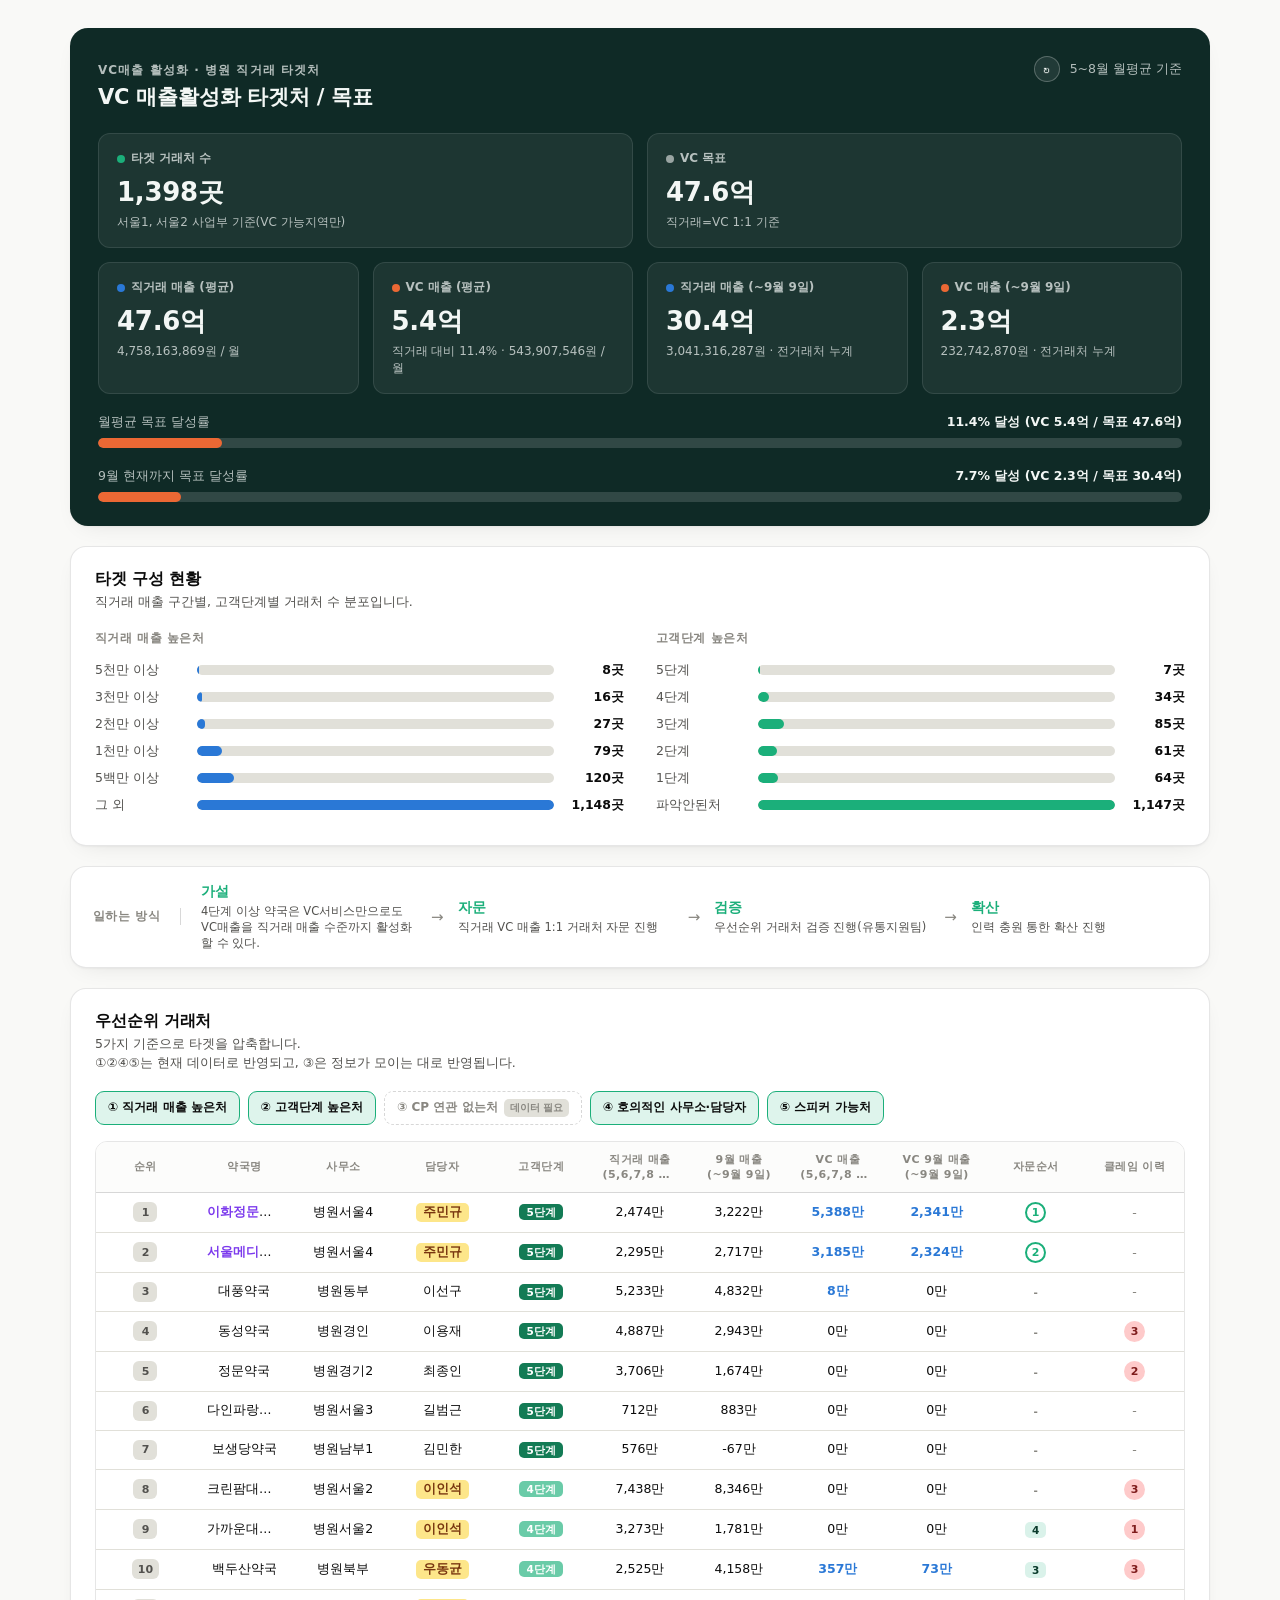
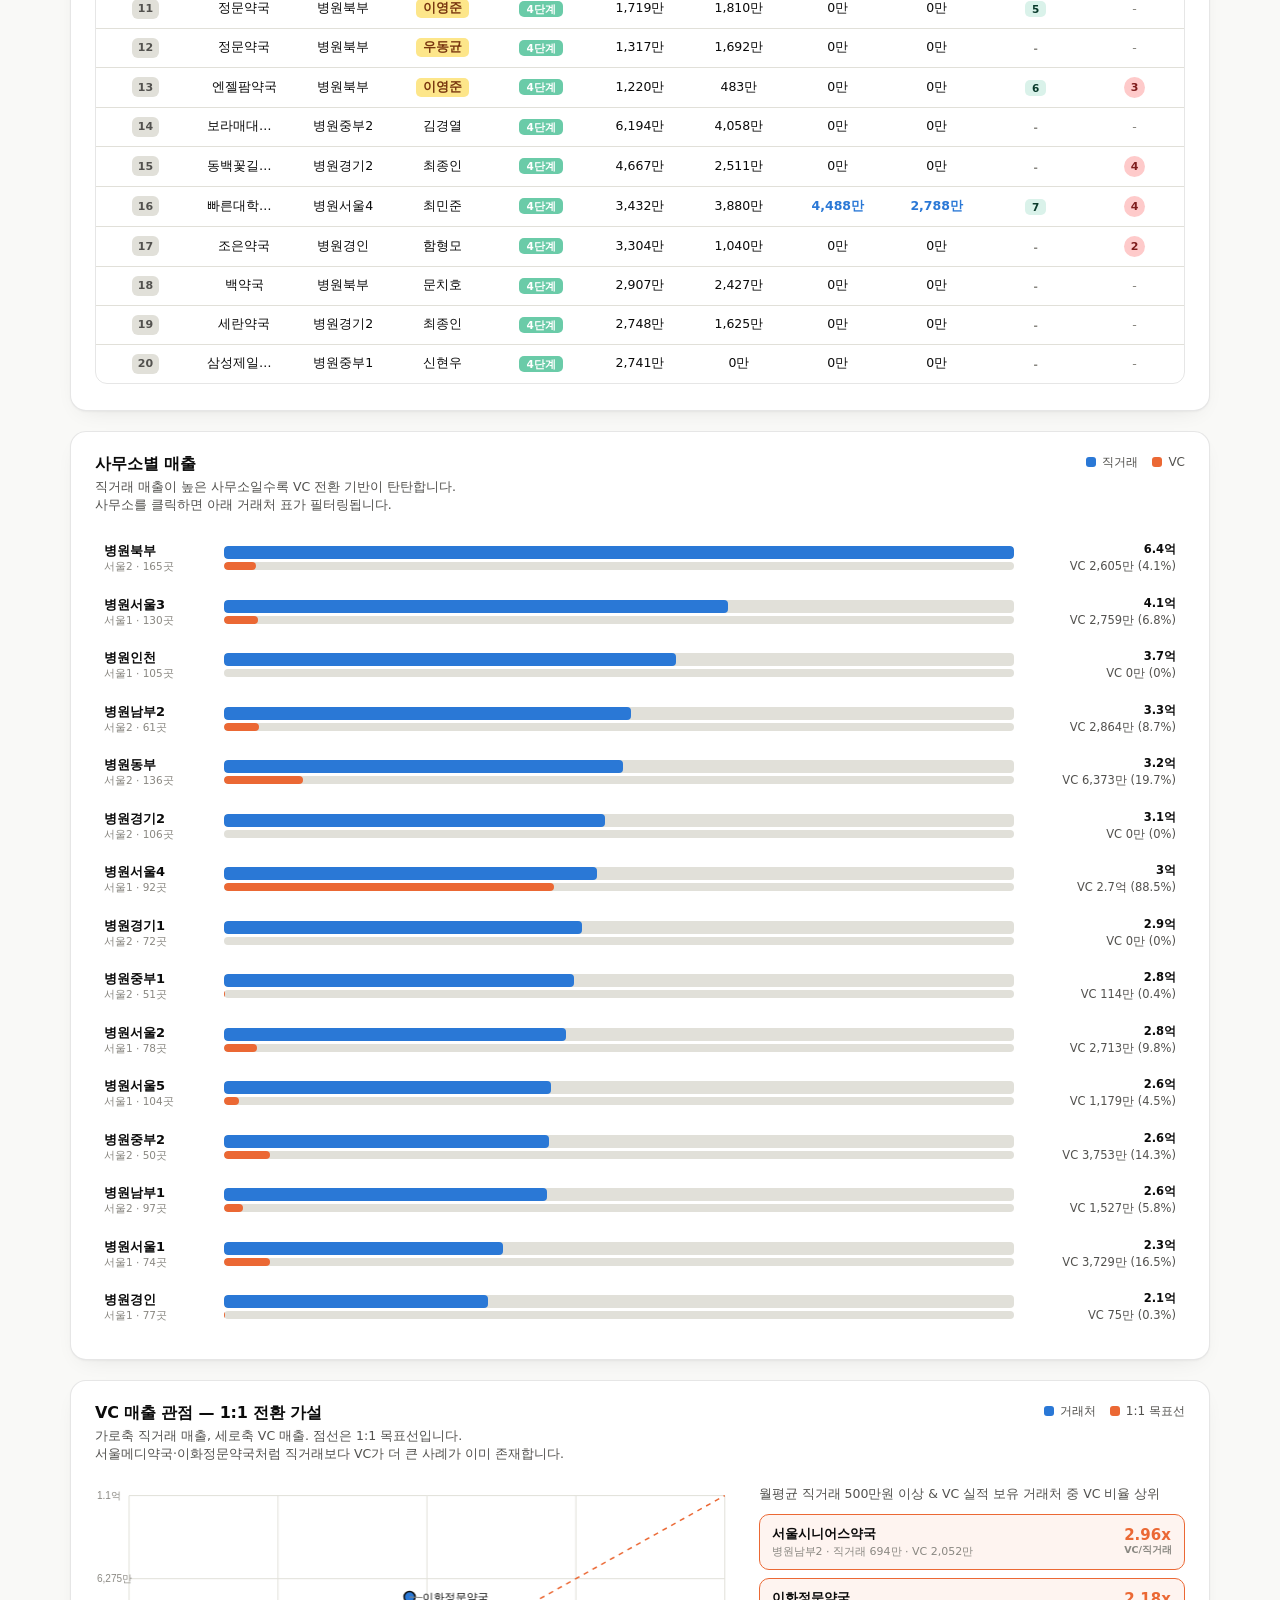
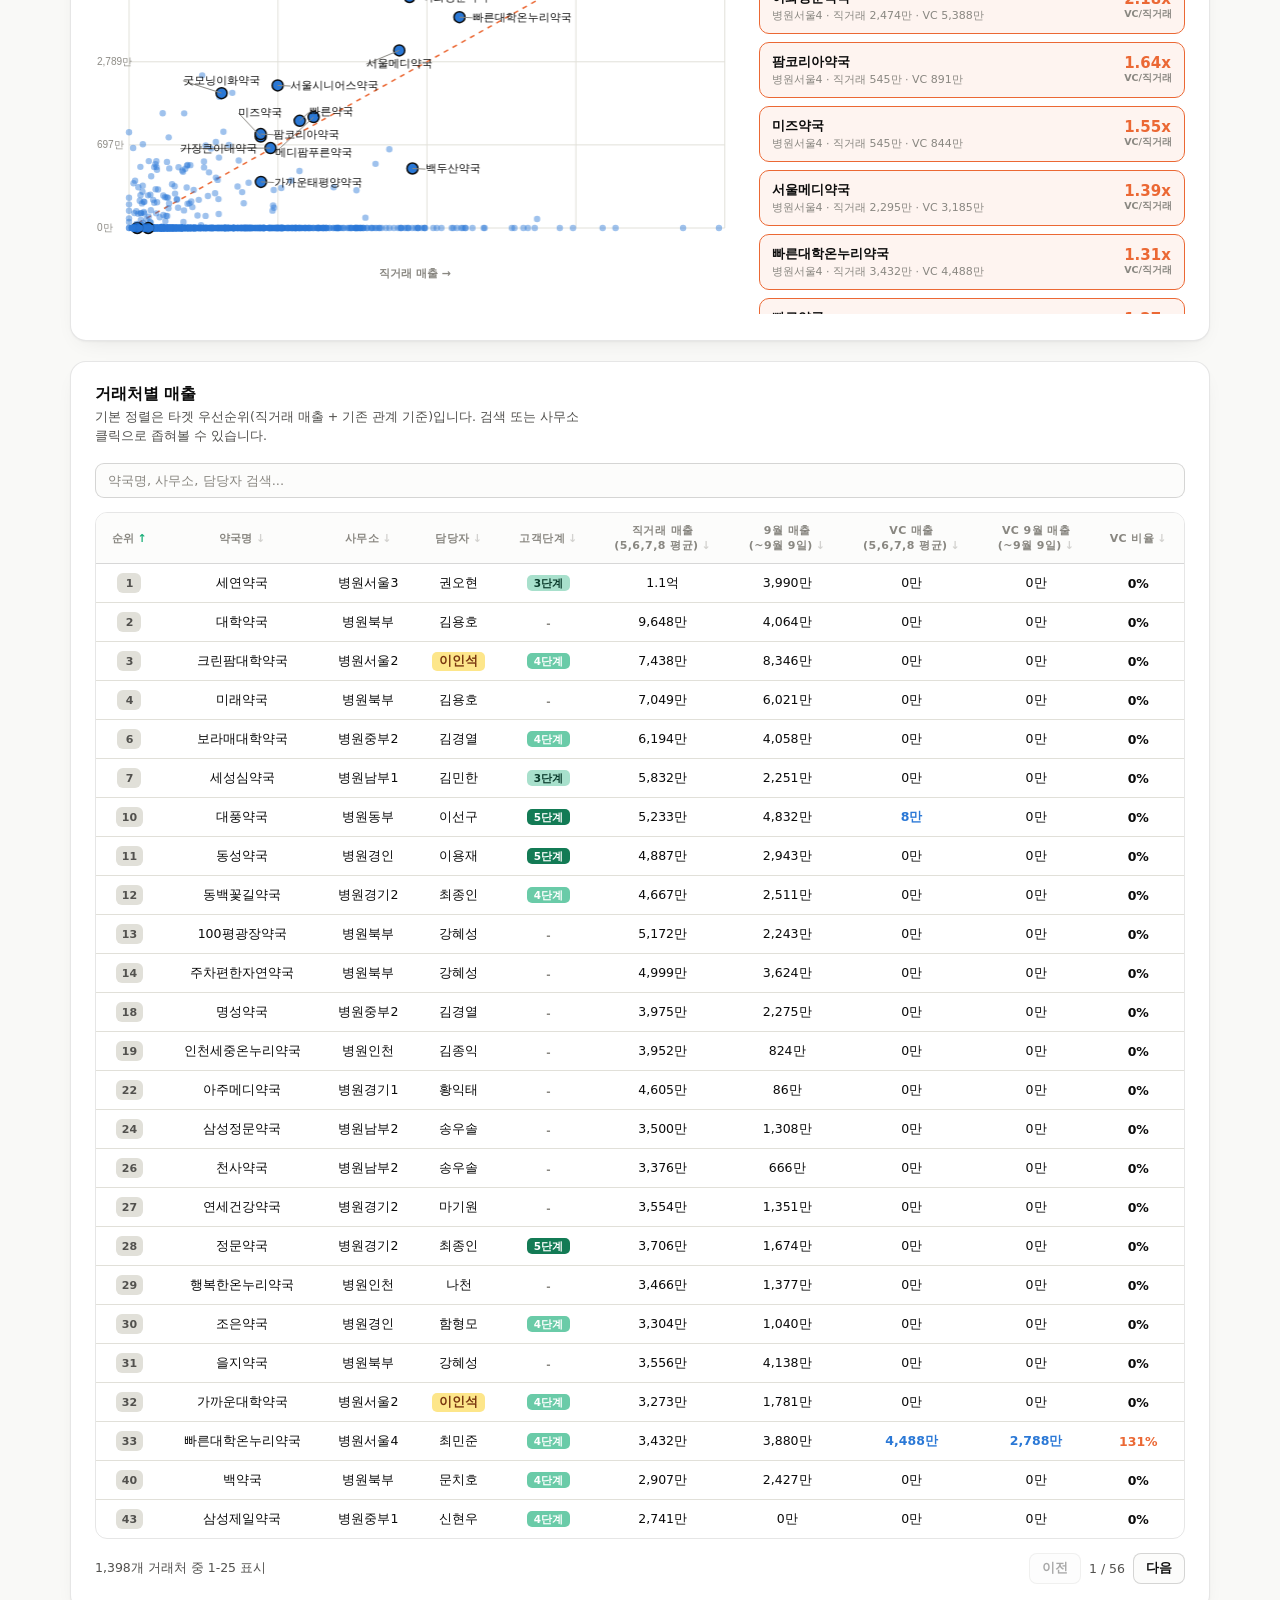
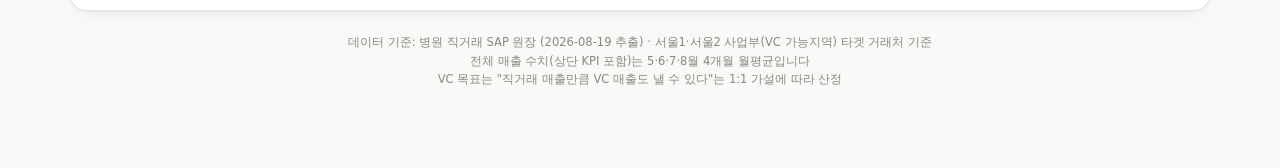
<file: vc-targets.html>
<!DOCTYPE html>
<html lang="ko">
<head>
<meta charset="UTF-8" />
<meta name="viewport" content="width=device-width, initial-scale=1.0" />
<title>VC 매출활성화 타겟처 / 목표</title>
<style>
  :root {
    color-scheme: light;
    --page: #f9f9f7;
    --surface: #fcfcfb;
    --surface-raised: #ffffff;
    --ink: #0b0b0b;
    --ink-2: #52514e;
    --ink-muted: #898781;
    --grid: #e1e0d9;
    --border: rgba(11,11,11,0.10);
    --border-strong: rgba(11,11,11,0.16);
    --series-reg: #2a78d6;
    --series-vc: #eb6834;
    --accent: #1baf7a;
    --accent-ink: #0b3b2c;
    --good: #0ca30c;
    --amber: #92400e;
    --amber-bg: #fde68a;
    --amber-ink: #78350f;
    --speaker: #7c3aed;
    --claim: #b91c1c;
    --claim-bg: #fecaca;
    --claim-ink: #7f1d1d;
    --hero-bg: #0f2a26;
    --hero-ink: #f3f7f5;
    --hero-ink-dim: rgba(243,247,245,0.72);
    --shadow: 0 1px 2px rgba(11,11,11,0.04), 0 8px 24px -12px rgba(11,11,11,0.12);
  }
  @media (prefers-color-scheme: dark) {
    :root:not([data-theme="light"]) {
      color-scheme: dark;
      --page: #0d0d0d;
      --surface: #1a1a19;
      --surface-raised: #202020;
      --ink: #ffffff;
      --ink-2: #c3c2b7;
      --ink-muted: #898781;
      --grid: #2c2c2a;
      --border: rgba(255,255,255,0.10);
      --border-strong: rgba(255,255,255,0.18);
      --series-reg: #3987e5;
      --series-vc: #d95926;
      --accent: #199e70;
      --accent-ink: #d7f5e9;
      --good: #0ca30c;
      --amber: #fcd34d;
      --amber-bg: #f59e0b;
      --amber-ink: #1c1611;
      --speaker: #8b5cf6;
      --claim: #fca5a5;
      --claim-bg: #7f1d1d;
      --claim-ink: #fee2e2;
      --hero-bg: #0f231f;
      --hero-ink: #f3f7f5;
      --hero-ink-dim: rgba(243,247,245,0.68);
      --shadow: 0 1px 2px rgba(0,0,0,0.3), 0 8px 24px -12px rgba(0,0,0,0.5);
    }
  }
  :root[data-theme="dark"] {
    color-scheme: dark;
    --page: #0d0d0d;
    --surface: #1a1a19;
    --surface-raised: #202020;
    --ink: #ffffff;
    --ink-2: #c3c2b7;
    --ink-muted: #898781;
    --grid: #2c2c2a;
    --border: rgba(255,255,255,0.10);
    --border-strong: rgba(255,255,255,0.18);
    --series-reg: #3987e5;
    --series-vc: #d95926;
    --accent: #199e70;
    --accent-ink: #d7f5e9;
    --good: #0ca30c;
    --amber: #fcd34d;
    --amber-bg: #f59e0b;
    --amber-ink: #1c1611;
    --speaker: #8b5cf6;
    --claim: #fca5a5;
    --claim-bg: #7f1d1d;
    --claim-ink: #fee2e2;
    --hero-bg: #0f231f;
    --hero-ink: #f3f7f5;
    --hero-ink-dim: rgba(243,247,245,0.68);
    --shadow: 0 1px 2px rgba(0,0,0,0.3), 0 8px 24px -12px rgba(0,0,0,0.5);
  }

  * { box-sizing: border-box; }
  body {
    margin: 0;
    background: var(--page);
    color: var(--ink);
    font-family: 'Pretendard', system-ui, -apple-system, 'Segoe UI', 'Malgun Gothic', sans-serif;
    -webkit-font-smoothing: antialiased;
  }
  .wrap { max-width: 1180px; margin: 0 auto; padding: 28px 20px 80px; }

  /* ---- Hero ---- */
  .hero {
    background: var(--hero-bg);
    color: var(--hero-ink);
    border-radius: 18px;
    padding: 28px 28px 24px;
    box-shadow: var(--shadow);
  }
  .hero-top { display: flex; align-items: baseline; justify-content: space-between; gap: 16px; flex-wrap: wrap; margin-bottom: 22px; }
  .eyebrow { font-size: 12px; font-weight: 600; letter-spacing: 0.09em; text-transform: uppercase; color: var(--hero-ink-dim); }
  .hero h1 { font-size: 21px; font-weight: 800; margin: 4px 0 0; letter-spacing: -0.01em; text-wrap: balance; }
  .hero .asof { font-size: 12.5px; color: var(--hero-ink-dim); font-variant-numeric: tabular-nums; }
  .hero-top-right { display: flex; align-items: center; gap: 10px; }
  .refresh-btn {
    display: inline-flex; align-items: center; justify-content: center;
    width: 26px; height: 26px; border-radius: 50%; flex: none;
    border: 1px solid rgba(255,255,255,0.25);
    background: rgba(255,255,255,0.08);
    color: var(--hero-ink);
    font-size: 14px; line-height: 1; cursor: pointer;
    transition: background 0.15s, transform 0.5s ease;
  }
  .refresh-btn:hover { background: rgba(255,255,255,0.18); }
  .refresh-btn.spinning { transform: rotate(360deg); }

  .kpi-row { display: grid; grid-template-columns: repeat(4, 1fr); gap: 14px; }
  .kpi-row-top { grid-template-columns: repeat(2, 1fr); margin-bottom: 14px; }
  .kpi {
    background: rgba(255,255,255,0.06);
    border: 1px solid rgba(255,255,255,0.10);
    border-radius: 12px;
    padding: 16px 18px;
  }
  .kpi-label { font-size: 12px; font-weight: 600; color: var(--hero-ink-dim); display: flex; align-items: center; gap: 6px; }
  .kpi-dot { width: 8px; height: 8px; border-radius: 50%; flex: none; }
  .kpi-value { font-size: 26px; font-weight: 800; margin-top: 8px; font-variant-numeric: tabular-nums; letter-spacing: -0.01em; }
  .kpi-sub { font-size: 12px; color: var(--hero-ink-dim); margin-top: 4px; font-variant-numeric: tabular-nums; }

  .progress-block { margin-top: 20px; }
  .progress-label-row { display: flex; justify-content: space-between; align-items: baseline; font-size: 12.5px; color: var(--hero-ink-dim); margin-bottom: 7px; }
  .progress-label-row strong { color: var(--hero-ink); font-weight: 700; font-variant-numeric: tabular-nums; }
  .progress-track { height: 10px; border-radius: 6px; background: rgba(255,255,255,0.14); overflow: hidden; position: relative; }
  .progress-fill { height: 100%; border-radius: 6px; background: var(--series-vc); position: relative; }
  .progress-goal-mark { position: absolute; top: -4px; bottom: -4px; width: 2px; background: rgba(255,255,255,0.55); }

  /* ---- Sections ---- */
  section.panel {
    background: var(--surface-raised);
    border: 1px solid var(--border);
    border-radius: 16px;
    padding: 22px 24px 26px;
    margin-top: 20px;
    box-shadow: var(--shadow);
  }
  .panel-head { display: flex; align-items: flex-start; justify-content: space-between; gap: 16px; flex-wrap: wrap; margin-bottom: 18px; }
  .panel-title { font-size: 16px; font-weight: 700; letter-spacing: -0.01em; }
  .panel-desc { font-size: 12.5px; color: var(--ink-2); margin-top: 3px; max-width: 62ch; line-height: 1.5; }
  .legend { display: flex; gap: 14px; font-size: 12px; color: var(--ink-2); flex: none; }
  .legend-item { display: flex; align-items: center; gap: 6px; }
  .legend-swatch { width: 10px; height: 10px; border-radius: 3px; flex: none; }

  /* ---- Office bars ---- */
  .process-strip {
    margin-top: 20px;
    background: var(--surface-raised);
    border: 1px solid var(--border);
    border-radius: 16px;
    padding: 16px 22px;
    box-shadow: var(--shadow);
    display: flex;
    align-items: center;
    gap: 20px;
  }
  .process-title {
    flex: none;
    font-size: 12px;
    font-weight: 700;
    letter-spacing: 0.04em;
    color: var(--ink-muted);
    text-transform: uppercase;
    border-right: 1px solid var(--border-strong);
    padding-right: 20px;
  }
  .process-steps { flex: 1; display: flex; align-items: center; min-width: 0; }
  .process-step { flex: 1; min-width: 0; }
  .process-step-label { font-size: 13.5px; font-weight: 800; color: var(--accent); letter-spacing: -0.01em; }
  .process-step-desc { font-size: 11.5px; color: var(--ink-2); margin-top: 2px; line-height: 1.4; }
  .process-arrow { flex: none; font-size: 15px; color: var(--ink-muted); padding: 0 14px; }
  .criteria-legend { display: flex; flex-wrap: wrap; gap: 8px; margin-bottom: 16px; }
  .criteria-chip {
    font-size: 12px; font-weight: 600; padding: 7px 12px; border-radius: 9px;
    border: 1px solid var(--border-strong); display: flex; align-items: center; gap: 6px;
    color: var(--ink);
  }
  .criteria-chip.active { background: color-mix(in srgb, var(--accent) 14%, transparent); border-color: var(--accent); }
  .criteria-chip.pending { border-style: dashed; color: var(--ink-muted); }
  .criteria-chip.pending small {
    font-size: 10px; font-weight: 700; padding: 2px 6px; border-radius: 5px;
    background: var(--grid); color: var(--ink-muted);
  }
  .office-list { display: flex; flex-direction: column; gap: 3px; }
  .office-row {
    display: grid;
    grid-template-columns: 108px 1fr 150px;
    align-items: center;
    gap: 12px;
    padding: 7px 8px;
    border-radius: 8px;
    cursor: pointer;
    border: 1px solid transparent;
  }
  .office-row:hover { background: color-mix(in srgb, var(--ink) 4%, transparent); }
  .office-row.active { border-color: var(--border-strong); background: color-mix(in srgb, var(--accent) 10%, transparent); }
  .office-name { font-size: 13px; font-weight: 600; overflow: hidden; text-overflow: ellipsis; white-space: nowrap; }
  .office-sub { font-size: 10.5px; color: var(--ink-muted); font-weight: 400; }
  .office-bartrack { display: flex; flex-direction: column; gap: 3px; justify-content: center; }
  .office-bar-track { position: relative; background: var(--grid); border-radius: 4px; overflow: hidden; }
  .office-bar-track.reg { height: 13px; }
  .office-bar-track.vc { height: 8px; }
  .office-bar-reg { position: absolute; left: 0; top: 0; bottom: 0; background: var(--series-reg); border-radius: 4px; }
  .office-bar-vc { position: absolute; left: 0; top: 0; bottom: 0; background: var(--series-vc); border-radius: 4px; }
  .office-nums { display: flex; flex-direction: column; align-items: flex-end; font-size: 11.5px; font-variant-numeric: tabular-nums; color: var(--ink-2); line-height: 1.5; }
  .office-nums b { color: var(--ink); font-weight: 700; }

  .dist-grid { display: grid; grid-template-columns: 1fr 1fr; gap: 32px; }
  .dist-col-title { font-size: 12px; font-weight: 700; color: var(--ink-muted); text-transform: uppercase; letter-spacing: 0.04em; margin-bottom: 10px; }
  .dist-row { display: flex; align-items: center; gap: 10px; padding: 5px 0; }
  .dist-label { width: 92px; flex: none; font-size: 12.5px; color: var(--ink-2); }
  .dist-bar-track { flex: 1; height: 10px; background: var(--grid); border-radius: 5px; overflow: hidden; }
  .dist-bar-fill { height: 100%; border-radius: 5px; }
  .dist-count { width: 60px; flex: none; text-align: right; font-size: 12.5px; font-variant-numeric: tabular-nums; font-weight: 700; color: var(--ink); }
  @media (max-width: 760px) { .dist-grid { grid-template-columns: 1fr; gap: 20px; } }

  .tip {
    position: fixed;
    pointer-events: none;
    background: var(--ink);
    color: var(--page);
    font-size: 11.5px;
    padding: 8px 10px;
    border-radius: 8px;
    line-height: 1.5;
    z-index: 50;
    box-shadow: var(--shadow);
    opacity: 0;
    transition: opacity 0.08s;
    white-space: nowrap;
  }
  .tip.show { opacity: 1; }
  .tip b { font-variant-numeric: tabular-nums; }

  /* ---- Scatter ---- */
  .scatter-layout { display: grid; grid-template-columns: 1.5fr 1fr; gap: 24px; align-items: start; }
  canvas#scatter { width: 100%; height: 380px; display: block; cursor: crosshair; }
  .scatter-wrap { position: relative; }
  .axis-x-label, .axis-y-label { font-size: 11px; color: var(--ink-muted); font-weight: 600; }
  .axis-x-label { text-align: center; margin-top: 4px; }
  .axis-y-label { position: absolute; left: -4px; top: 50%; transform: rotate(-90deg) translateX(-50%); transform-origin: left center; }

  .leader-list { display: flex; flex-direction: column; gap: 8px; max-height: 400px; overflow-y: auto; }
  .leader-card {
    border: 1px solid var(--border);
    border-radius: 10px;
    padding: 10px 12px;
    display: flex;
    justify-content: space-between;
    align-items: center;
    gap: 10px;
  }
  .leader-card.callout { border-color: var(--series-vc); background: color-mix(in srgb, var(--series-vc) 7%, transparent); }
  .leader-name { font-size: 13px; font-weight: 700; }
  .leader-office { font-size: 11px; color: var(--ink-muted); font-weight: 400; margin-top: 1px; }
  .leader-ratio { font-size: 15px; font-weight: 800; font-variant-numeric: tabular-nums; color: var(--series-vc); flex: none; }
  .leader-ratio small { display: block; font-size: 9.5px; font-weight: 600; color: var(--ink-muted); text-align: right; }

  /* ---- Table ---- */
  .table-controls { display: flex; gap: 10px; margin-bottom: 14px; flex-wrap: wrap; align-items: center; }
  .search-input {
    flex: 1; min-width: 200px;
    background: var(--surface);
    border: 1px solid var(--border-strong);
    border-radius: 9px;
    padding: 9px 12px;
    font-size: 13px;
    color: var(--ink);
    font-family: inherit;
  }
  .search-input::placeholder { color: var(--ink-muted); }
  .chip {
    font-size: 12px; padding: 6px 12px; border-radius: 999px;
    border: 1px solid var(--border-strong); background: var(--surface);
    color: var(--ink-2); cursor: pointer; font-weight: 600;
  }
  .chip.active { background: var(--accent); border-color: var(--accent); color: white; }
  .table-scroll { overflow-x: auto; border: 1px solid var(--border); border-radius: 12px; }
  table.data { width: 100%; border-collapse: collapse; font-size: 12.5px; min-width: 760px; }
  table#priority-table { table-layout: fixed; }
  table#priority-table td, table#priority-table th {
    overflow: hidden; text-overflow: ellipsis; text-align: center;
  }
  table.data thead th {
    position: sticky; top: 0;
    background: var(--surface);
    text-align: left;
    padding: 10px 12px;
    font-size: 11px; font-weight: 700; color: var(--ink-muted);
    text-transform: uppercase; letter-spacing: 0.04em;
    border-bottom: 1px solid var(--border-strong);
    cursor: pointer; white-space: nowrap;
    user-select: none;
  }
  table.data thead th.num, table.data td.num { text-align: right; font-variant-numeric: tabular-nums; }
  table#data-table td, table#data-table th { text-align: center; }
  table#data-table thead th.num, table#data-table td.num { text-align: center; }
  table.data thead th .arrow { opacity: 0.35; margin-left: 3px; }
  table.data thead th.sorted .arrow { opacity: 1; color: var(--accent); }
  table.data tbody td { padding: 9px 12px; border-bottom: 1px solid var(--grid); white-space: nowrap; }
  table.data tbody tr:hover { background: color-mix(in srgb, var(--ink) 3%, transparent); }
  table.data tbody tr:last-child td { border-bottom: none; }
  .rank-badge {
    display: inline-flex; align-items: center; justify-content: center;
    min-width: 24px; height: 20px; padding: 0 6px;
    border-radius: 6px; background: var(--grid); color: var(--ink-2);
    font-size: 11px; font-weight: 700; font-variant-numeric: tabular-nums;
  }
  .stage-tag {
    font-size: 10.5px; font-weight: 600; padding: 2px 7px; border-radius: 5px;
    background: color-mix(in srgb, var(--accent) 16%, transparent); color: var(--accent-ink);
  }
  .stage-tag.none { background: transparent; color: var(--ink-muted); }
  .stage-tag.stage-1 { background: color-mix(in srgb, var(--accent) 8%, transparent); color: var(--accent-ink); }
  .stage-tag.stage-2 { background: color-mix(in srgb, var(--accent) 20%, transparent); color: var(--accent-ink); }
  .stage-tag.stage-3 { background: color-mix(in srgb, var(--accent) 38%, transparent); color: var(--accent-ink); }
  .stage-tag.stage-4 { background: color-mix(in srgb, var(--accent) 65%, transparent); color: #ffffff; }
  .stage-tag.stage-5 { background: color-mix(in srgb, var(--accent) 70%, black); color: #ffffff; font-weight: 700; }
  .vc-ratio-pill { font-weight: 700; }
  .vc-ratio-pill.strong { color: var(--series-vc); }
  .vc-cell-strong { color: var(--series-reg); font-weight: 700; }
  .order-done {
    display: inline-flex; align-items: center; justify-content: center;
    min-width: 21px; height: 21px; border-radius: 50%;
    border: 2px solid var(--accent); color: var(--accent);
    font-size: 11px; font-weight: 800;
    text-decoration: none;
  }
  a.order-done { cursor: pointer; }
  a.order-done:hover { background: var(--accent); color: #ffffff; }
  .claim-badge {
    display: inline-flex; align-items: center; justify-content: center;
    min-width: 21px; height: 21px; padding: 0 6px; border-radius: 50%;
    background: var(--claim-bg); color: var(--claim-ink);
    font-size: 11px; font-weight: 800;
    text-decoration: none; cursor: pointer;
  }
  a.claim-badge:hover { background: var(--claim); color: #ffffff; }
  .claim-none { color: var(--ink-muted); }
  .speaker-name {
    color: var(--speaker); font-weight: 700; cursor: help;
  }
  .rep-friendly {
    background: var(--amber-bg); color: var(--amber-ink); font-weight: 700;
    padding: 1px 7px; border-radius: 5px; display: inline-block;
  }

  .pagination { display: flex; align-items: center; justify-content: space-between; margin-top: 14px; font-size: 12.5px; color: var(--ink-2); }
  .pagination button {
    border: 1px solid var(--border-strong); background: var(--surface); color: var(--ink);
    border-radius: 8px; padding: 6px 12px; font-size: 12.5px; cursor: pointer; font-weight: 600;
    font-family: inherit;
  }
  .pagination button:disabled { opacity: 0.35; cursor: not-allowed; }
  .pagination .pg-mid { display: flex; gap: 8px; align-items: center; }

  footer.note { margin-top: 22px; font-size: 11.5px; color: var(--ink-muted); text-align: center; line-height: 1.6; }

  @media (max-width: 760px) {
    .kpi-row { grid-template-columns: 1fr; }
    .scatter-layout { grid-template-columns: 1fr; }
    .office-row { grid-template-columns: 84px 1fr 110px; }
    .process-strip { flex-direction: column; align-items: stretch; gap: 12px; }
    .process-title { border-right: none; border-bottom: 1px solid var(--border-strong); padding: 0 0 10px; }
    .process-steps { flex-direction: column; align-items: stretch; gap: 10px; }
    .process-arrow { transform: rotate(90deg); padding: 2px 0; align-self: center; }
  }
</style>
</head>
<body>


<div class="wrap">

  <div class="hero">
    <div class="hero-top">
      <div>
        <div class="eyebrow">VC매출 활성화 · 병원 직거래 타겟처</div>
        <h1>VC 매출활성화 타겟처 / 목표</h1>
      </div>
      <div class="hero-top-right">
        <button class="refresh-btn" id="refresh-btn" type="button" title="새로고침" aria-label="새로고침">&#8635;</button>
        <div class="asof" id="asof-label"></div>
      </div>
    </div>

    <div class="kpi-row kpi-row-top">
      <div class="kpi">
        <div class="kpi-label"><span class="kpi-dot" style="background:var(--accent)"></span>타겟 거래처 수</div>
        <div class="kpi-value" id="kpi-count">-</div>
        <div class="kpi-sub" id="kpi-count-sub">-</div>
      </div>
      <div class="kpi">
        <div class="kpi-label"><span class="kpi-dot" style="background:rgba(255,255,255,0.55)"></span>VC 목표</div>
        <div class="kpi-value" id="kpi-goal">-</div>
        <div class="kpi-sub">직거래=VC 1:1 기준</div>
      </div>
    </div>

    <div class="kpi-row">
      <div class="kpi">
        <div class="kpi-label"><span class="kpi-dot" style="background:var(--series-reg)"></span>직거래 매출 (평균)</div>
        <div class="kpi-value" id="kpi-reg">-</div>
        <div class="kpi-sub" id="kpi-reg-sub">-</div>
      </div>
      <div class="kpi">
        <div class="kpi-label"><span class="kpi-dot" style="background:var(--series-vc)"></span>VC 매출 (평균)</div>
        <div class="kpi-value" id="kpi-vc">-</div>
        <div class="kpi-sub" id="kpi-vc-sub">-</div>
      </div>
      <div class="kpi">
        <div class="kpi-label"><span class="kpi-dot" style="background:var(--series-reg)"></span>직거래 매출 (~9월 9일)</div>
        <div class="kpi-value" id="kpi-aug">-</div>
        <div class="kpi-sub" id="kpi-aug-sub">-</div>
      </div>
      <div class="kpi">
        <div class="kpi-label"><span class="kpi-dot" style="background:var(--series-vc)"></span>VC 매출 (~9월 9일)</div>
        <div class="kpi-value" id="kpi-vcaug">-</div>
        <div class="kpi-sub" id="kpi-vcaug-sub">-</div>
      </div>
    </div>

    <div class="progress-block">
      <div class="progress-label-row">
        <span>월평균 목표 달성률</span>
        <strong id="progress-pct">-</strong>
      </div>
      <div class="progress-track">
        <div class="progress-fill" id="progress-fill" style="width:0%"></div>
      </div>
    </div>

    <div class="progress-block">
      <div class="progress-label-row">
        <span>9월 현재까지 목표 달성률</span>
        <strong id="progress-pct-aug">-</strong>
      </div>
      <div class="progress-track">
        <div class="progress-fill" id="progress-fill-aug" style="width:0%"></div>
      </div>
    </div>
  </div>

  <section class="panel">
    <div class="panel-head">
      <div>
        <div class="panel-title">타겟 구성 현황</div>
        <div class="panel-desc">직거래 매출 구간별, 고객단계별 거래처 수 분포입니다.</div>
      </div>
    </div>
    <div class="dist-grid">
      <div>
        <div class="dist-col-title">직거래 매출 높은처</div>
        <div id="dist-reg"></div>
      </div>
      <div>
        <div class="dist-col-title">고객단계 높은처</div>
        <div id="dist-stage"></div>
      </div>
    </div>
  </section>

  <div class="process-strip">
    <div class="process-title">일하는 방식</div>
    <div class="process-steps">
      <div class="process-step">
        <div class="process-step-label">가설</div>
        <div class="process-step-desc">4단계 이상 약국은 VC서비스만으로도 VC매출을 직거래 매출 수준까지 활성화 할 수 있다.</div>
      </div>
      <div class="process-arrow">&rarr;</div>
      <div class="process-step">
        <div class="process-step-label">자문</div>
        <div class="process-step-desc">직거래 VC 매출 1:1 거래처 자문 진행</div>
      </div>
      <div class="process-arrow">&rarr;</div>
      <div class="process-step">
        <div class="process-step-label">검증</div>
        <div class="process-step-desc">우선순위 거래처 검증 진행(유통지원팀)</div>
      </div>
      <div class="process-arrow">&rarr;</div>
      <div class="process-step">
        <div class="process-step-label">확산</div>
        <div class="process-step-desc">인력 충원 통한 확산 진행</div>
      </div>
    </div>
  </div>

  <section class="panel">
    <div class="panel-head">
      <div>
        <div class="panel-title">우선순위 거래처</div>
        <div class="panel-desc">5가지 기준으로 타겟을 압축합니다.<br />①②④⑤는 현재 데이터로 반영되고, ③은 정보가 모이는 대로 반영됩니다.</div>
      </div>
    </div>
    <div class="criteria-legend">
      <div class="criteria-chip active">① 직거래 매출 높은처</div>
      <div class="criteria-chip active">② 고객단계 높은처</div>
      <div class="criteria-chip pending">③ CP 연관 없는처<small>데이터 필요</small></div>
      <div class="criteria-chip active">④ 호의적인 사무소·담당자</div>
      <div class="criteria-chip active">⑤ 스피커 가능처</div>
    </div>
    <div class="table-scroll">
      <table class="data" id="priority-table">
        <colgroup>
          <col style="width:9%" /><col style="width:9%" /><col style="width:9%" />
          <col style="width:9%" /><col style="width:9%" /><col style="width:9%" />
          <col style="width:9%" /><col style="width:9%" /><col style="width:9%" /><col style="width:9%" /><col style="width:9%" />
        </colgroup>
        <thead>
          <tr>
            <th>순위</th>
            <th>약국명</th>
            <th>사무소</th>
            <th>담당자</th>
            <th>고객단계</th>
            <th class="num">직거래 매출<br />(5,6,7,8 평균)</th>
            <th class="num">9월 매출<br />(~9월 9일)</th>
            <th class="num">VC 매출<br />(5,6,7,8 평균)</th>
            <th class="num">VC 9월 매출<br />(~9월 9일)</th>
            <th>자문순서</th>
            <th>클레임 이력</th>
          </tr>
        </thead>
        <tbody id="priority-body"></tbody>
      </table>
    </div>
  </section>

  <section class="panel">
    <div class="panel-head">
      <div>
        <div class="panel-title">사무소별 매출</div>
        <div class="panel-desc">직거래 매출이 높은 사무소일수록 VC 전환 기반이 탄탄합니다.<br />사무소를 클릭하면 아래 거래처 표가 필터링됩니다.</div>
      </div>
      <div class="legend">
        <div class="legend-item"><span class="legend-swatch" style="background:var(--series-reg)"></span>직거래</div>
        <div class="legend-item"><span class="legend-swatch" style="background:var(--series-vc)"></span>VC</div>
      </div>
    </div>
    <div class="office-list" id="office-list"></div>
  </section>

  <section class="panel">
    <div class="panel-head">
      <div>
        <div class="panel-title">VC 매출 관점 — 1:1 전환 가설</div>
        <div class="panel-desc">가로축 직거래 매출, 세로축 VC 매출. 점선은 1:1 목표선입니다.<br />서울메디약국·이화정문약국처럼 직거래보다 VC가 더 큰 사례가 이미 존재합니다.</div>
      </div>
      <div class="legend">
        <div class="legend-item"><span class="legend-swatch" style="background:var(--series-reg)"></span>거래처</div>
        <div class="legend-item"><span class="legend-swatch" style="background:var(--series-vc)"></span>1:1 목표선</div>
      </div>
    </div>
    <div class="scatter-layout">
      <div class="scatter-wrap">
        <canvas id="scatter"></canvas>
        <div class="axis-x-label">직거래 매출 &rarr;</div>
      </div>
      <div>
        <div class="panel-desc" style="margin-bottom:10px;">월평균 직거래 500만원 이상 &amp; VC 실적 보유 거래처 중 VC 비율 상위</div>
        <div class="leader-list" id="leader-list"></div>
      </div>
    </div>
  </section>

  <section class="panel">
    <div class="panel-head">
      <div>
        <div class="panel-title">거래처별 매출</div>
        <div class="panel-desc">기본 정렬은 타겟 우선순위(직거래 매출 + 기존 관계 기준)입니다. 검색 또는 사무소 클릭으로 좁혀볼 수 있습니다.</div>
      </div>
    </div>
    <div class="table-controls">
      <input class="search-input" id="search-input" type="text" placeholder="약국명, 사무소, 담당자 검색..." />
      <button class="chip" id="clear-office-chip" style="display:none;"></button>
    </div>
    <div class="table-scroll">
      <table class="data" id="data-table">
        <thead>
          <tr>
            <th data-key="rank">순위<span class="arrow">&#8593;</span></th>
            <th data-key="name">약국명<span class="arrow">&#8595;</span></th>
            <th data-key="office">사무소<span class="arrow">&#8595;</span></th>
            <th data-key="rep">담당자<span class="arrow">&#8595;</span></th>
            <th data-key="stage">고객단계<span class="arrow">&#8595;</span></th>
            <th class="num" data-key="reg">직거래 매출<br />(5,6,7,8 평균)<span class="arrow">&#8595;</span></th>
            <th class="num" data-key="aug">9월 매출<br />(~9월 9일)<span class="arrow">&#8595;</span></th>
            <th class="num" data-key="vc">VC 매출<br />(5,6,7,8 평균)<span class="arrow">&#8595;</span></th>
            <th class="num" data-key="vcAug">VC 9월 매출<br />(~9월 9일)<span class="arrow">&#8595;</span></th>
            <th class="num" data-key="ratio">VC 비율<span class="arrow">&#8595;</span></th>
          </tr>
        </thead>
        <tbody id="table-body"></tbody>
      </table>
    </div>
    <div class="pagination">
      <span id="pg-info"></span>
      <div class="pg-mid">
        <button id="pg-prev">이전</button>
        <span id="pg-page"></span>
        <button id="pg-next">다음</button>
      </div>
    </div>
  </section>

  <footer class="note">
    데이터 기준: 병원 직거래 SAP 원장 (2026-08-19 추출) · 서울1·서울2 사업부(VC 가능지역) 타겟 거래처 기준<br />
    전체 매출 수치(상단 KPI 포함)는 5·6·7·8월 4개월 월평균입니다<br />
    VC 목표는 &quot;직거래 매출만큼 VC 매출도 낼 수 있다&quot;는 1:1 가설에 따라 산정
  </footer>

</div>

<div class="tip" id="tooltip"></div>

<script id="dash-data" type="application/json">{"totals": {"reg": 4758163869, "vc": 543907546, "count": 1398}, "offices": [{"biz": "서울2", "office": "병원북부", "reg": 639925626.0, "vc": 26045020.0, "count": 165}, {"biz": "서울1", "office": "병원서울3", "reg": 408438077.0, "vc": 27591915.0, "count": 130}, {"biz": "서울1", "office": "병원인천", "reg": 365992165.0, "vc": 0.0, "count": 105}, {"biz": "서울2", "office": "병원남부2", "reg": 329785226.0, "vc": 28641010.0, "count": 61}, {"biz": "서울2", "office": "병원동부", "reg": 323470802.0, "vc": 63732655.0, "count": 136}, {"biz": "서울2", "office": "병원경기2", "reg": 308476823.0, "vc": 0.0, "count": 106}, {"biz": "서울1", "office": "병원서울4", "reg": 301852701.0, "vc": 266988924.0, "count": 92}, {"biz": "서울2", "office": "병원경기1", "reg": 290364885.0, "vc": 0.0, "count": 72}, {"biz": "서울2", "office": "병원중부1", "reg": 283653528.0, "vc": 1139637.0, "count": 51}, {"biz": "서울1", "office": "병원서울2", "reg": 276761535.0, "vc": 27132248.0, "count": 78}, {"biz": "서울1", "office": "병원서울5", "reg": 264719900.0, "vc": 11793725.0, "count": 104}, {"biz": "서울2", "office": "병원중부2", "reg": 263102897.0, "vc": 37534701.0, "count": 50}, {"biz": "서울2", "office": "병원남부1", "reg": 261316974.0, "vc": 15269445.0, "count": 97}, {"biz": "서울1", "office": "병원서울1", "reg": 226080870.0, "vc": 37293237.0, "count": 74}, {"biz": "서울1", "office": "병원경인", "reg": 214221860.0, "vc": 745029.0, "count": 77}], "pharmacies": [{"rank": 1, "name": "세연약국", "biz": "서울1", "office": "병원서울3", "rep": "권오현", "reg": 109370916, "vc": 0, "stage": "3단계", "order": null, "aug": 39895100, "vcAug": 0, "claims": 0}, {"rank": 2, "name": "대학약국", "biz": "서울2", "office": "병원북부", "rep": "김용호", "reg": 96475848, "vc": 0, "stage": null, "order": null, "aug": 40643563, "vcAug": 0, "claims": 5}, {"rank": 3, "name": "크린팜대학약국", "biz": "서울1", "office": "병원서울2", "rep": "이인석", "reg": 74380794, "vc": 0, "stage": "4단계", "order": null, "aug": 83457860, "vcAug": 0, "claims": 3}, {"rank": 4, "name": "미래약국", "biz": "서울2", "office": "병원북부", "rep": "김용호", "reg": 70494784, "vc": 0, "stage": null, "order": null, "aug": 60205181, "vcAug": 0, "claims": 0}, {"rank": 6, "name": "보라매대학약국", "biz": "서울2", "office": "병원중부2", "rep": "김경열", "reg": 61944154, "vc": 0, "stage": "4단계", "order": null, "aug": 40584932, "vcAug": 0, "claims": 0}, {"rank": 7, "name": "세성심약국", "biz": "서울2", "office": "병원남부1", "rep": "김민한", "reg": 58320825, "vc": 0, "stage": "3단계", "order": null, "aug": 22510961, "vcAug": 0, "claims": 0}, {"rank": 10, "name": "대풍약국", "biz": "서울2", "office": "병원동부", "rep": "이선구", "reg": 52326355, "vc": 80594, "stage": "5단계", "order": null, "aug": 48320806, "vcAug": 0, "claims": 0}, {"rank": 11, "name": "동성약국", "biz": "서울1", "office": "병원경인", "rep": "이용재", "reg": 48870072, "vc": 0, "stage": "5단계", "order": null, "aug": 29427497, "vcAug": 0, "claims": 3}, {"rank": 12, "name": "동백꽃길약국", "biz": "서울2", "office": "병원경기2", "rep": "최종인", "reg": 46670189, "vc": 0, "stage": "4단계", "order": null, "aug": 25107928, "vcAug": 0, "claims": 4}, {"rank": 13, "name": "100평광장약국", "biz": "서울2", "office": "병원북부", "rep": "강혜성", "reg": 51718547, "vc": 0, "stage": null, "order": null, "aug": 22433861, "vcAug": 0, "claims": 2}, {"rank": 14, "name": "주차편한자연약국", "biz": "서울2", "office": "병원북부", "rep": "강혜성", "reg": 49993115, "vc": 0, "stage": null, "order": null, "aug": 36237037, "vcAug": 0, "claims": 0}, {"rank": 18, "name": "명성약국", "biz": "서울2", "office": "병원중부2", "rep": "김경열", "reg": 39752082, "vc": 0, "stage": null, "order": null, "aug": 22746684, "vcAug": 0, "claims": 0}, {"rank": 19, "name": "인천세중온누리약국", "biz": "서울1", "office": "병원인천", "rep": "김종익", "reg": 39516968, "vc": 0, "stage": null, "order": null, "aug": 8241760, "vcAug": 0, "claims": 0}, {"rank": 22, "name": "아주메디약국", "biz": "서울2", "office": "병원경기1", "rep": "황익태", "reg": 46051466, "vc": 0, "stage": null, "order": null, "aug": 859945, "vcAug": 0, "claims": 1}, {"rank": 24, "name": "삼성정문약국", "biz": "서울2", "office": "병원남부2", "rep": "송우솔", "reg": 34999467, "vc": 0, "stage": null, "order": null, "aug": 13083257, "vcAug": 0, "claims": 0}, {"rank": 26, "name": "천사약국", "biz": "서울2", "office": "병원남부2", "rep": "송우솔", "reg": 33762520, "vc": 0, "stage": null, "order": null, "aug": 6657545, "vcAug": 0, "claims": 0}, {"rank": 27, "name": "연세건강약국", "biz": "서울2", "office": "병원경기2", "rep": "마기원", "reg": 35544795, "vc": 0, "stage": null, "order": null, "aug": 13505552, "vcAug": 0, "claims": 0}, {"rank": 28, "name": "정문약국", "biz": "서울2", "office": "병원경기2", "rep": "최종인", "reg": 37063417, "vc": 0, "stage": "5단계", "order": null, "aug": 16743986, "vcAug": 0, "claims": 2}, {"rank": 29, "name": "행복한온누리약국", "biz": "서울1", "office": "병원인천", "rep": "나천", "reg": 34661949, "vc": 0, "stage": null, "order": null, "aug": 13765428, "vcAug": 0, "claims": 2}, {"rank": 30, "name": "조은약국", "biz": "서울1", "office": "병원경인", "rep": "함형모", "reg": 33040127, "vc": 0, "stage": "4단계", "order": null, "aug": 10402378, "vcAug": 0, "claims": 2}, {"rank": 31, "name": "을지약국", "biz": "서울2", "office": "병원북부", "rep": "강혜성", "reg": 35555402, "vc": 0, "stage": null, "order": null, "aug": 41377668, "vcAug": 0, "claims": 0}, {"rank": 32, "name": "가까운대학약국", "biz": "서울1", "office": "병원서울2", "rep": "이인석", "reg": 32729192, "vc": 0, "stage": "4단계", "order": 4, "aug": 17805254, "vcAug": 0, "claims": 1}, {"rank": 33, "name": "빠른대학온누리약국", "biz": "서울1", "office": "병원서울4", "rep": "최민준", "reg": 34315334, "vc": 44879558, "stage": "4단계", "order": 7, "aug": 38802204, "vcAug": 27879415, "claims": 4}, {"rank": 40, "name": "백약국", "biz": "서울2", "office": "병원북부", "rep": "문치호", "reg": 29073286, "vc": 0, "stage": "4단계", "order": null, "aug": 24269434, "vcAug": 0, "claims": 0}, {"rank": 43, "name": "삼성제일약국", "biz": "서울2", "office": "병원중부1", "rep": "신현우", "reg": 27408616, "vc": 0, "stage": "4단계", "order": null, "aug": 0, "vcAug": 0, "claims": 0}, {"rank": 45, "name": "세란약국", "biz": "서울2", "office": "병원경기2", "rep": "최종인", "reg": 27476486, "vc": 0, "stage": "4단계", "order": null, "aug": 16250535, "vcAug": 0, "claims": 0}, {"rank": 46, "name": "정문약국", "biz": "서울2", "office": "병원중부1", "rep": "배중환", "reg": 29755947, "vc": 0, "stage": "3단계", "order": null, "aug": 13069423, "vcAug": 0, "claims": 0}, {"rank": 48, "name": "열린약국", "biz": "서울2", "office": "병원남부2", "rep": "박상철", "reg": 27528425, "vc": 0, "stage": null, "order": null, "aug": 18084561, "vcAug": 0, "claims": 0}, {"rank": 50, "name": "목동정문약국", "biz": "서울1", "office": "병원서울4", "rep": "김정윤", "reg": 26231398, "vc": 0, "stage": "4단계", "order": null, "aug": 18230938, "vcAug": 0, "claims": 0}, {"rank": 54, "name": "일등약국", "biz": "서울1", "office": "병원경인", "rep": "함형모", "reg": 23883389, "vc": 0, "stage": null, "order": null, "aug": 24930793, "vcAug": 0, "claims": 0}, {"rank": 55, "name": "가까운중앙약국", "biz": "서울1", "office": "병원서울4", "rep": "최민준", "reg": 26899868, "vc": 0, "stage": "4단계", "order": 8, "aug": 17279068, "vcAug": 0, "claims": 4}, {"rank": 56, "name": "가톨릭정문약국", "biz": "서울2", "office": "병원동부", "rep": "김형섭", "reg": 24222870, "vc": 0, "stage": null, "order": null, "aug": 5431502, "vcAug": 0, "claims": 0}, {"rank": 57, "name": "비타민약국", "biz": "서울1", "office": "병원서울3", "rep": "권오현", "reg": 25747471, "vc": 0, "stage": "3단계", "order": null, "aug": 7716787, "vcAug": 0, "claims": 0}, {"rank": 58, "name": "친절한성심정문약국", "biz": "서울2", "office": "병원남부1", "rep": "현정호", "reg": 26255338, "vc": 0, "stage": "3단계", "order": null, "aug": 9806460, "vcAug": 0, "claims": 1}, {"rank": 59, "name": "백두산약국", "biz": "서울2", "office": "병원북부", "rep": "우동균", "reg": 25245608, "vc": 3574546, "stage": "4단계", "order": 3, "aug": 41580263, "vcAug": 733920, "claims": 3}, {"rank": 65, "name": "대학약국", "biz": "서울1", "office": "병원서울1", "rep": "권상훈", "reg": 22764213, "vc": 0, "stage": "1단계", "order": null, "aug": 7917218, "vcAug": 0, "claims": 1}, {"rank": 66, "name": "서울종로약국", "biz": "서울2", "office": "병원중부1", "rep": "신광호", "reg": 24519025, "vc": 0, "stage": "4단계", "order": null, "aug": 3629545, "vcAug": 0, "claims": 1}, {"rank": 67, "name": "건강한세상약국", "biz": "서울2", "office": "병원중부1", "rep": "신광호", "reg": 25215962, "vc": 0, "stage": "4단계", "order": null, "aug": 35196033, "vcAug": 0, "claims": 0}, {"rank": 71, "name": "서울메디약국", "biz": "서울1", "office": "병원서울4", "rep": "주민규", "reg": 22952928, "vc": 31848931, "stage": "5단계", "order": 2, "aug": 27169892, "vcAug": 23241170, "claims": 0}, {"rank": 72, "name": "샘정문약국", "biz": "서울2", "office": "병원경기1", "rep": "권경환", "reg": 23227662, "vc": 0, "stage": null, "order": null, "aug": 12716306, "vcAug": 0, "claims": 0}, {"rank": 75, "name": "동문약국", "biz": "서울2", "office": "병원남부2", "rep": "이영훈", "reg": 23155973, "vc": 0, "stage": "2단계", "order": null, "aug": 13540311, "vcAug": 0, "claims": 1}, {"rank": 77, "name": "이화정문약국", "biz": "서울1", "office": "병원서울4", "rep": "주민규", "reg": 24735812, "vc": 53881773, "stage": "5단계", "order": 1, "aug": 32221275, "vcAug": 23406292, "claims": 0}, {"rank": 78, "name": "메디칼서울약국", "biz": "서울2", "office": "병원중부1", "rep": "박용범", "reg": 22045890, "vc": 0, "stage": "3단계", "order": null, "aug": 7412180, "vcAug": 0, "claims": 0}, {"rank": 80, "name": "약사랑약국", "biz": "서울1", "office": "병원서울3", "rep": "길범근", "reg": 24528047, "vc": 0, "stage": null, "order": null, "aug": 10629272, "vcAug": 0, "claims": 0}, {"rank": 81, "name": "옵티마대학약국", "biz": "서울1", "office": "병원인천", "rep": "양명진", "reg": 26188742, "vc": 0, "stage": null, "order": null, "aug": 34285735, "vcAug": 0, "claims": 0}, {"rank": 82, "name": "123약국", "biz": "서울2", "office": "병원경기1", "rep": "황익태", "reg": 30674304, "vc": 0, "stage": "3단계", "order": null, "aug": 1240909, "vcAug": 0, "claims": 1}, {"rank": 83, "name": "오월애약국", "biz": "서울2", "office": "병원중부2", "rep": "이주한", "reg": 21289468, "vc": 6265002, "stage": null, "order": null, "aug": 9328854, "vcAug": 1419440, "claims": 1}, {"rank": 86, "name": "정은약국", "biz": "서울1", "office": "병원서울2", "rep": "김용민", "reg": 20052773, "vc": 0, "stage": null, "order": null, "aug": 4869925, "vcAug": 0, "claims": 0}, {"rank": 90, "name": "도곡메디칼약국", "biz": "서울2", "office": "병원남부2", "rep": "이대명", "reg": 20760467, "vc": 0, "stage": "3단계", "order": null, "aug": 19739160, "vcAug": 0, "claims": 0}, {"rank": 93, "name": "위드팜솔약국", "biz": "서울2", "office": "병원남부1", "rep": "임경섭", "reg": 19025668, "vc": 0, "stage": null, "order": null, "aug": 7617851, "vcAug": 0, "claims": 0}, {"rank": 94, "name": "가까운새서울약국", "biz": "서울1", "office": "병원서울1", "rep": "서효조", "reg": 19730872, "vc": 0, "stage": null, "order": null, "aug": 7651991, "vcAug": 0, "claims": 0}, {"rank": 98, "name": "대학온누리약국", "biz": "서울2", "office": "병원경기1", "rep": "윤석민", "reg": 18499850, "vc": 0, "stage": null, "order": null, "aug": 10518036, "vcAug": 0, "claims": 2}, {"rank": 102, "name": "오얏봉약국", "biz": "서울1", "office": "병원서울5", "rep": "양재현", "reg": 18666313, "vc": 0, "stage": null, "order": null, "aug": 11324524, "vcAug": 0, "claims": 0}, {"rank": 104, "name": "성모대학온누리약국", "biz": "서울2", "office": "병원북부", "rep": "최동식", "reg": 18404617, "vc": 0, "stage": "3단계", "order": null, "aug": 13823440, "vcAug": 0, "claims": 0}, {"rank": 106, "name": "대학약국", "biz": "서울1", "office": "병원경인", "rep": "이승룡", "reg": 23333479, "vc": 0, "stage": null, "order": null, "aug": 10617338, "vcAug": 0, "claims": 1}, {"rank": 107, "name": "삼정김약국", "biz": "서울2", "office": "병원중부1", "rep": "신광호", "reg": 19272258, "vc": 0, "stage": null, "order": null, "aug": 8739496, "vcAug": 0, "claims": 2}, {"rank": 108, "name": "천사약국", "biz": "서울2", "office": "병원남부1", "rep": "김상현", "reg": 17563538, "vc": 108225, "stage": null, "order": null, "aug": 0, "vcAug": 0, "claims": 0}, {"rank": 111, "name": "메디팜보강약국", "biz": "서울1", "office": "병원서울5", "rep": "이동성", "reg": 19640042, "vc": 0, "stage": "2단계", "order": null, "aug": 3884136, "vcAug": 0, "claims": 0}, {"rank": 114, "name": "늘푸른약국", "biz": "서울2", "office": "병원중부1", "rep": "남규진", "reg": 21302069, "vc": 0, "stage": "3단계", "order": null, "aug": 40397003, "vcAug": 0, "claims": 0}, {"rank": 116, "name": "정문약국", "biz": "서울2", "office": "병원북부", "rep": "이영준", "reg": 17191723, "vc": 0, "stage": "4단계", "order": 5, "aug": 18104306, "vcAug": 0, "claims": 0}, {"rank": 120, "name": "녹십자약국", "biz": "서울1", "office": "병원서울4", "rep": "김선호", "reg": 19093884, "vc": 4155551, "stage": null, "order": null, "aug": 33213770, "vcAug": 525795, "claims": 0}, {"rank": 122, "name": "가장큰현대아산약국", "biz": "서울1", "office": "병원서울1", "rep": "권상훈", "reg": 17790491, "vc": 0, "stage": "3단계", "order": null, "aug": 17315655, "vcAug": 0, "claims": 1}, {"rank": 126, "name": "일등약국", "biz": "서울1", "office": "병원서울4", "rep": "김선호", "reg": 16882150, "vc": 0, "stage": null, "order": null, "aug": 10675545, "vcAug": 0, "claims": 0}, {"rank": 127, "name": "메디온정문약국", "biz": "서울1", "office": "병원인천", "rep": "하도연", "reg": 16002889, "vc": 0, "stage": null, "order": null, "aug": 0, "vcAug": 0, "claims": 0}, {"rank": 130, "name": "크로바약국", "biz": "서울2", "office": "병원동부", "rep": "임창희", "reg": 16257190, "vc": 1436570, "stage": null, "order": null, "aug": 1201309, "vcAug": 35578, "claims": 4}, {"rank": 133, "name": "장현대학약국", "biz": "서울2", "office": "병원동부", "rep": "박병률", "reg": 16839420, "vc": 0, "stage": null, "order": null, "aug": 10168365, "vcAug": 0, "claims": 6}, {"rank": 137, "name": "일심약국", "biz": "서울1", "office": "병원서울3", "rep": "권오현", "reg": 15608271, "vc": 0, "stage": null, "order": null, "aug": 17316754, "vcAug": 0, "claims": 0}, {"rank": 138, "name": "평촌대학약국", "biz": "서울1", "office": "병원서울5", "rep": "최연후", "reg": 17244922, "vc": 0, "stage": "4단계", "order": null, "aug": 10931647, "vcAug": 0, "claims": 0}, {"rank": 141, "name": "가까운이화약국", "biz": "서울1", "office": "병원서울1", "rep": "최준석", "reg": 16097277, "vc": 0, "stage": null, "order": null, "aug": 12944146, "vcAug": 0, "claims": 0}, {"rank": 142, "name": "신서대문대학약국", "biz": "서울1", "office": "병원서울5", "rep": "고준원", "reg": 16482588, "vc": 0, "stage": "3단계", "order": null, "aug": 7798257, "vcAug": 50000, "claims": 0}, {"rank": 145, "name": "명문약국", "biz": "서울2", "office": "병원동부", "rep": "이철민", "reg": 16741679, "vc": 0, "stage": null, "order": null, "aug": 22023272, "vcAug": 0, "claims": 0}, {"rank": 147, "name": "연우약국", "biz": "서울2", "office": "병원남부2", "rep": "이대명", "reg": 17273332, "vc": 0, "stage": null, "order": null, "aug": 8656738, "vcAug": 0, "claims": 0}, {"rank": 149, "name": "수약국", "biz": "서울1", "office": "병원서울4", "rep": "유재준", "reg": 16348558, "vc": 0, "stage": "2단계", "order": null, "aug": 8622261, "vcAug": 0, "claims": 0}, {"rank": 151, "name": "새하나약국", "biz": "서울1", "office": "병원서울1", "rep": "김병우", "reg": 14969914, "vc": 0, "stage": null, "order": null, "aug": 4158563, "vcAug": 0, "claims": 0}, {"rank": 152, "name": "새경희약국", "biz": "서울2", "office": "병원동부", "rep": "공명", "reg": 15525048, "vc": 0, "stage": "1단계", "order": null, "aug": 9207130, "vcAug": 0, "claims": 0}, {"rank": 155, "name": "메디칼온누리약국", "biz": "서울1", "office": "병원서울3", "rep": "왕유찬", "reg": 16155656, "vc": 0, "stage": null, "order": null, "aug": 6633472, "vcAug": 0, "claims": 0}, {"rank": 157, "name": "파랑새약국", "biz": "서울2", "office": "병원경기1", "rep": "공동호", "reg": 16876372, "vc": 0, "stage": null, "order": null, "aug": 12287059, "vcAug": 0, "claims": 0}, {"rank": 158, "name": "사랑길약국", "biz": "서울1", "office": "병원인천", "rep": "김종익", "reg": 15191039, "vc": 0, "stage": null, "order": null, "aug": 1319841, "vcAug": 0, "claims": 0}, {"rank": 163, "name": "일원약국", "biz": "서울2", "office": "병원남부2", "rep": "정구민", "reg": 15309552, "vc": 0, "stage": null, "order": null, "aug": 10749613, "vcAug": 0, "claims": 0}, {"rank": 164, "name": "독수리약국", "biz": "서울1", "office": "병원서울3", "rep": "권오현", "reg": 16117743, "vc": 0, "stage": null, "order": null, "aug": 9555137, "vcAug": 0, "claims": 0}, {"rank": 165, "name": "금강약국", "biz": "서울1", "office": "병원인천", "rep": "양명진", "reg": 16289031, "vc": 0, "stage": null, "order": null, "aug": 12679395, "vcAug": 0, "claims": 0}, {"rank": 168, "name": "새서울약국", "biz": "서울2", "office": "병원경기2", "rep": "이창민", "reg": 16216441, "vc": 0, "stage": "3단계", "order": null, "aug": 2843836, "vcAug": 0, "claims": 0}, {"rank": 173, "name": "상계동문약국", "biz": "서울2", "office": "병원북부", "rep": "문치호", "reg": 13777074, "vc": 0, "stage": null, "order": null, "aug": 12837948, "vcAug": 0, "claims": 0}, {"rank": 174, "name": "희망약국", "biz": "서울2", "office": "병원남부2", "rep": "유남준", "reg": 13626963, "vc": 0, "stage": null, "order": null, "aug": 10399847, "vcAug": 268230, "claims": 0}, {"rank": 180, "name": "대학약국", "biz": "서울2", "office": "병원중부1", "rep": "배중환", "reg": 15480099, "vc": 0, "stage": null, "order": null, "aug": 2566636, "vcAug": 0, "claims": 0}, {"rank": 181, "name": "시니어스약국", "biz": "서울1", "office": "병원서울2", "rep": "김용민", "reg": 13548468, "vc": 0, "stage": "3단계", "order": null, "aug": 4453886, "vcAug": 0, "claims": 1}, {"rank": 185, "name": "참바른약국", "biz": "서울2", "office": "병원경기2", "rep": "이창민", "reg": 17782323, "vc": 0, "stage": null, "order": null, "aug": 163636, "vcAug": 0, "claims": 0}, {"rank": 186, "name": "삼성강남약국", "biz": "서울2", "office": "병원남부2", "rep": "박상철", "reg": 13158633, "vc": 1667526, "stage": null, "order": null, "aug": 4911815, "vcAug": 0, "claims": 0}, {"rank": 187, "name": "경희제일약국", "biz": "서울2", "office": "병원동부", "rep": "공명", "reg": 13872064, "vc": 0, "stage": "1단계", "order": null, "aug": 3048832, "vcAug": 0, "claims": 0}, {"rank": 188, "name": "가톨릭보령당약국", "biz": "서울2", "office": "병원경기1", "rep": "유찬형", "reg": 14500352, "vc": 0, "stage": "3단계", "order": null, "aug": 2038776, "vcAug": 0, "claims": 2}, {"rank": 190, "name": "메디팜사랑약국", "biz": "서울2", "office": "병원동부", "rep": "임창희", "reg": 13412237, "vc": 0, "stage": null, "order": null, "aug": 10660509, "vcAug": 0, "claims": 0}, {"rank": 195, "name": "건강약국", "biz": "서울1", "office": "병원서울2", "rep": "유기한", "reg": 14148546, "vc": 0, "stage": null, "order": null, "aug": 6447308, "vcAug": 0, "claims": 0}, {"rank": 196, "name": "상록수약국", "biz": "서울1", "office": "병원서울5", "rep": "최연후", "reg": 13088499, "vc": 0, "stage": null, "order": null, "aug": 5015907, "vcAug": 0, "claims": 0}, {"rank": 198, "name": "부천사랑약국", "biz": "서울1", "office": "병원경인", "rep": "이용재", "reg": 13763841, "vc": 0, "stage": "4단계", "order": null, "aug": 13976931, "vcAug": 0, "claims": 0}, {"rank": 199, "name": "동문약국", "biz": "서울2", "office": "병원북부", "rep": "한상훈", "reg": 14410052, "vc": 0, "stage": "3단계", "order": null, "aug": 13510964, "vcAug": 0, "claims": 0}, {"rank": 201, "name": "정문약국", "biz": "서울2", "office": "병원북부", "rep": "우동균", "reg": 13167182, "vc": 0, "stage": "4단계", "order": null, "aug": 16923345, "vcAug": 0, "claims": 0}, {"rank": 208, "name": "새로운약국", "biz": "서울1", "office": "병원서울5", "rep": "정동웅", "reg": 12285072, "vc": 0, "stage": "2단계", "order": null, "aug": 7200971, "vcAug": 0, "claims": 0}, {"rank": 209, "name": "중앙1번약국", "biz": "서울1", "office": "병원서울5", "rep": "최성철", "reg": 16519693, "vc": 0, "stage": null, "order": null, "aug": 8929363, "vcAug": 0, "claims": 0}, {"rank": 213, "name": "열린대학약국", "biz": "서울1", "office": "병원인천", "rep": "김형태", "reg": 12618185, "vc": 0, "stage": null, "order": null, "aug": 4181564, "vcAug": 0, "claims": 0}, {"rank": 216, "name": "자연온누리약국", "biz": "서울1", "office": "병원서울3", "rep": "이수현", "reg": 12657825, "vc": 0, "stage": null, "order": null, "aug": 245600, "vcAug": 0, "claims": 0}, {"rank": 221, "name": "크린팜대학약국", "biz": "서울1", "office": "병원인천", "rep": "김형태", "reg": 12221439, "vc": 0, "stage": "2단계", "order": null, "aug": 20120241, "vcAug": 0, "claims": 0}, {"rank": 225, "name": "한샘약국", "biz": "서울1", "office": "병원인천", "rep": "황희도", "reg": 13696609, "vc": 0, "stage": null, "order": null, "aug": 4907404, "vcAug": 0, "claims": 0}, {"rank": 228, "name": "홍일태평양약국", "biz": "서울1", "office": "병원서울4", "rep": "신화현", "reg": 11908814, "vc": 0, "stage": null, "order": null, "aug": 9306862, "vcAug": 0, "claims": 0}, {"rank": 233, "name": "엔젤팜약국", "biz": "서울2", "office": "병원북부", "rep": "이영준", "reg": 12199297, "vc": 0, "stage": "4단계", "order": 6, "aug": 4832479, "vcAug": 0, "claims": 3}, {"rank": 235, "name": "역삼태평양약국", "biz": "서울2", "office": "병원남부2", "rep": "이영훈", "reg": 12183730, "vc": 0, "stage": "1단계", "order": null, "aug": 6931748, "vcAug": 0, "claims": 2}, {"rank": 236, "name": "세브레스약국", "biz": "서울1", "office": "병원서울2", "rep": "김도후", "reg": 11366230, "vc": 0, "stage": null, "order": null, "aug": 7907992, "vcAug": 0, "claims": 0}, {"rank": 239, "name": "대학약국", "biz": "서울2", "office": "병원북부", "rep": "강혜성", "reg": 11573893, "vc": 0, "stage": null, "order": null, "aug": 3720482, "vcAug": 0, "claims": 0}, {"rank": 243, "name": "혜민약국", "biz": "서울2", "office": "병원동부", "rep": "이선구", "reg": 11248834, "vc": 0, "stage": null, "order": null, "aug": 2792961, "vcAug": 0, "claims": 1}, {"rank": 248, "name": "우리선약국", "biz": "서울1", "office": "병원서울2", "rep": "유기한", "reg": 11314711, "vc": 0, "stage": "2단계", "order": null, "aug": 1072142, "vcAug": 0, "claims": 0}, {"rank": 252, "name": "보라메트로약국", "biz": "서울2", "office": "병원중부2", "rep": "홍진우", "reg": 11698054, "vc": 0, "stage": null, "order": null, "aug": 10583496, "vcAug": 0, "claims": 0}, {"rank": 254, "name": "메디칼약국", "biz": "서울1", "office": "병원서울5", "rep": "고준원", "reg": 13475430, "vc": 0, "stage": "4단계", "order": null, "aug": 11448306, "vcAug": 0, "claims": 0}, {"rank": 266, "name": "사랑약국", "biz": "서울1", "office": "병원서울5", "rep": "이동성", "reg": 11883731, "vc": 0, "stage": null, "order": null, "aug": 4115092, "vcAug": 0, "claims": 0}, {"rank": 278, "name": "모닝약국", "biz": "서울2", "office": "병원경기2", "rep": "이창민", "reg": 11806716, "vc": 0, "stage": null, "order": null, "aug": 6975661, "vcAug": 0, "claims": 0}, {"rank": 280, "name": "청춘약국", "biz": "서울2", "office": "병원남부1", "rep": "한재현", "reg": 11183935, "vc": 0, "stage": "3단계", "order": null, "aug": 3951750, "vcAug": 0, "claims": 0}, {"rank": 286, "name": "파랑새약국", "biz": "서울2", "office": "병원남부2", "rep": "송우솔", "reg": 11961888, "vc": 0, "stage": null, "order": null, "aug": 2735091, "vcAug": 0, "claims": 0}, {"rank": 291, "name": "가톨릭약국", "biz": "서울2", "office": "병원경기1", "rep": "유찬형", "reg": 10617722, "vc": 0, "stage": null, "order": null, "aug": 2107155, "vcAug": 0, "claims": 0}, {"rank": 295, "name": "종로대학약국", "biz": "서울1", "office": "병원서울3", "rep": "이수현", "reg": 11252585, "vc": 0, "stage": null, "order": null, "aug": 21250732, "vcAug": 0, "claims": 0}, {"rank": 298, "name": "정문약국", "biz": "서울2", "office": "병원경기1", "rep": "공동호", "reg": 10399366, "vc": 0, "stage": null, "order": null, "aug": 12698197, "vcAug": 0, "claims": 0}, {"rank": 307, "name": "유킹스파머시가까운약국", "biz": "서울2", "office": "병원경기1", "rep": "공동호", "reg": 9764755, "vc": 0, "stage": null, "order": null, "aug": 4704218, "vcAug": 0, "claims": 0}, {"rank": 308, "name": "정문약국", "biz": "서울2", "office": "병원동부", "rep": "이철민", "reg": 11315966, "vc": 0, "stage": null, "order": null, "aug": 14937505, "vcAug": 0, "claims": 0}, {"rank": 311, "name": "독수리약국", "biz": "서울2", "office": "병원남부2", "rep": "유남준", "reg": 9769984, "vc": 0, "stage": null, "order": null, "aug": 8713437, "vcAug": 0, "claims": 1}, {"rank": 314, "name": "정다운약국", "biz": "서울2", "office": "병원동부", "rep": "박병률", "reg": 10299332, "vc": 0, "stage": null, "order": null, "aug": 4453932, "vcAug": 0, "claims": 1}, {"rank": 317, "name": "정석온누리약국", "biz": "서울1", "office": "병원인천", "rep": "양명진", "reg": 10682692, "vc": 0, "stage": null, "order": null, "aug": 6505968, "vcAug": 0, "claims": 0}, {"rank": 321, "name": "옥광약국", "biz": "서울2", "office": "병원중부1", "rep": "배중환", "reg": 9678477, "vc": 0, "stage": "1단계", "order": null, "aug": 1886482, "vcAug": 0, "claims": 0}, {"rank": 322, "name": "대학로약국", "biz": "서울2", "office": "병원경기2", "rep": "이창민", "reg": 9875380, "vc": 0, "stage": "3단계", "order": null, "aug": 7015389, "vcAug": 0, "claims": 0}, {"rank": 324, "name": "메디팜푸른약국", "biz": "서울1", "office": "병원서울4", "rep": "최민준", "reg": 10708146, "vc": 12421370, "stage": null, "order": null, "aug": 3438492, "vcAug": 3430150, "claims": 0}, {"rank": 341, "name": "가까운상생약국", "biz": "서울1", "office": "병원서울2", "rep": "황진하", "reg": 10160776, "vc": 0, "stage": null, "order": null, "aug": 3253812, "vcAug": 0, "claims": 0}, {"rank": 344, "name": "정문제일큰약국", "biz": "서울2", "office": "병원경기1", "rep": "정종양", "reg": 9579416, "vc": 0, "stage": null, "order": null, "aug": 11529570, "vcAug": 0, "claims": 0}, {"rank": 345, "name": "보광약국", "biz": "서울2", "office": "병원중부1", "rep": "박성호", "reg": 10080666, "vc": 0, "stage": "3단계", "order": null, "aug": 13539202, "vcAug": 0, "claims": 0}, {"rank": 347, "name": "가가호호조은약국", "biz": "서울1", "office": "병원서울1", "rep": "서효조", "reg": 10119952, "vc": 0, "stage": null, "order": null, "aug": 2660163, "vcAug": 0, "claims": 0}, {"rank": 353, "name": "강동우리약국", "biz": "서울2", "office": "병원중부2", "rep": "이주한", "reg": 10204139, "vc": 0, "stage": "3단계", "order": null, "aug": 4847520, "vcAug": 0, "claims": 0}, {"rank": 354, "name": "분당시민의약국", "biz": "서울1", "office": "병원서울5", "rep": "고준원", "reg": 11869966, "vc": 0, "stage": "4단계", "order": null, "aug": 8174473, "vcAug": 0, "claims": 0}, {"rank": 355, "name": "노원프라자약국", "biz": "서울2", "office": "병원북부", "rep": "문치호", "reg": 10998556, "vc": 0, "stage": null, "order": null, "aug": 18461499, "vcAug": 0, "claims": 0}, {"rank": 358, "name": "샘터약국", "biz": "서울2", "office": "병원남부2", "rep": "정구민", "reg": 9763480, "vc": 0, "stage": null, "order": null, "aug": 3156808, "vcAug": 0, "claims": 0}, {"rank": 360, "name": "대학약국", "biz": "서울2", "office": "병원중부2", "rep": "이정환", "reg": 11121239, "vc": 0, "stage": "3단계", "order": null, "aug": 3668676, "vcAug": 0, "claims": 0}, {"rank": 362, "name": "건대지하철약국", "biz": "서울1", "office": "병원서울1", "rep": "김태완", "reg": 9236965, "vc": 0, "stage": null, "order": null, "aug": 5172364, "vcAug": 0, "claims": 0}, {"rank": 365, "name": "조달약국", "biz": "서울2", "office": "병원남부1", "rep": "임경섭", "reg": 8784034, "vc": 0, "stage": "2단계", "order": null, "aug": 7294938, "vcAug": 0, "claims": 0}, {"rank": 373, "name": "마을약국", "biz": "서울2", "office": "병원동부", "rep": "김태인", "reg": 9380251, "vc": 0, "stage": null, "order": null, "aug": 6284928, "vcAug": 0, "claims": 1}, {"rank": 374, "name": "양지약국", "biz": "서울1", "office": "병원서울2", "rep": "유기한", "reg": 8614002, "vc": 0, "stage": null, "order": null, "aug": 3641178, "vcAug": 0, "claims": 0}, {"rank": 376, "name": "대학약국", "biz": "서울2", "office": "병원동부", "rep": "이선구", "reg": 8750328, "vc": 0, "stage": "4단계", "order": null, "aug": 10217719, "vcAug": 0, "claims": 0}, {"rank": 378, "name": "경원약국", "biz": "서울1", "office": "병원서울3", "rep": "왕유찬", "reg": 9180874, "vc": 0, "stage": "4단계", "order": null, "aug": 4533471, "vcAug": 0, "claims": 1}, {"rank": 388, "name": "조달청사약국", "biz": "서울2", "office": "병원남부1", "rep": "김상현", "reg": 10725483, "vc": 0, "stage": null, "order": null, "aug": 12056797, "vcAug": 0, "claims": 0}, {"rank": 390, "name": "건강약국", "biz": "서울2", "office": "병원중부2", "rep": "홍진우", "reg": 9130714, "vc": 3272441, "stage": null, "order": null, "aug": 3532369, "vcAug": 142340, "claims": 0}, {"rank": 399, "name": "성균관약국", "biz": "서울2", "office": "병원남부2", "rep": "유남준", "reg": 8375900, "vc": 0, "stage": null, "order": null, "aug": 2226084, "vcAug": 0, "claims": 0}, {"rank": 407, "name": "우리대학약국", "biz": "서울2", "office": "병원경기1", "rep": "홍지민", "reg": 8473507, "vc": 0, "stage": null, "order": null, "aug": 4407083, "vcAug": 0, "claims": 0}, {"rank": 412, "name": "인제조은약국", "biz": "서울1", "office": "병원서울3", "rep": "남용진", "reg": 9091843, "vc": 0, "stage": "2단계", "order": null, "aug": 4479534, "vcAug": 0, "claims": 0}, {"rank": 414, "name": "U정문약국", "biz": "서울1", "office": "병원인천", "rep": "하도연", "reg": 8790688, "vc": 0, "stage": null, "order": null, "aug": 2925709, "vcAug": 0, "claims": 0}, {"rank": 419, "name": "무구팜코끼리약국", "biz": "서울1", "office": "병원인천", "rep": "나천", "reg": 8367698, "vc": 0, "stage": null, "order": null, "aug": 1591491, "vcAug": 0, "claims": 0}, {"rank": 420, "name": "대한약국", "biz": "서울2", "office": "병원중부1", "rep": "박성호", "reg": 9365766, "vc": 0, "stage": "3단계", "order": null, "aug": 9391174, "vcAug": 0, "claims": 0}, {"rank": 425, "name": "위드팜수약국", "biz": "서울2", "office": "병원남부1", "rep": "김상현", "reg": 8736220, "vc": 0, "stage": null, "order": null, "aug": 14978728, "vcAug": 0, "claims": 1}, {"rank": 426, "name": "라이프약국", "biz": "서울2", "office": "병원남부2", "rep": "이영훈", "reg": 8742170, "vc": 0, "stage": null, "order": null, "aug": 3976315, "vcAug": 0, "claims": 0}, {"rank": 427, "name": "평화약국", "biz": "서울1", "office": "병원서울3", "rep": "남용진", "reg": 9053334, "vc": 0, "stage": null, "order": null, "aug": 14645772, "vcAug": 0, "claims": 0}, {"rank": 431, "name": "삼성그린약국", "biz": "서울2", "office": "병원남부2", "rep": "정구민", "reg": 7874399, "vc": 0, "stage": "3단계", "order": null, "aug": 5743661, "vcAug": 0, "claims": 0}, {"rank": 432, "name": "빠른약국", "biz": "서울2", "office": "병원북부", "rep": "문치호", "reg": 9154364, "vc": 11592901, "stage": null, "order": null, "aug": 11579315, "vcAug": 8353267, "claims": 0}, {"rank": 434, "name": "가까운광명약국", "biz": "서울1", "office": "병원서울5", "rep": "이동성", "reg": 8264888, "vc": 0, "stage": null, "order": null, "aug": 6547449, "vcAug": 0, "claims": 0}, {"rank": 445, "name": "메디탑약국", "biz": "서울1", "office": "병원경인", "rep": "박상우", "reg": 7542868, "vc": 0, "stage": null, "order": null, "aug": 0, "vcAug": 0, "claims": 0}, {"rank": 446, "name": "구월메디칼약국", "biz": "서울1", "office": "병원인천", "rep": "이정효", "reg": 8699655, "vc": 0, "stage": null, "order": null, "aug": 8517401, "vcAug": 0, "claims": 0}, {"rank": 452, "name": "미엘약국", "biz": "서울2", "office": "병원동부", "rep": "김태인", "reg": 7760768, "vc": 0, "stage": null, "order": null, "aug": 3249241, "vcAug": 0, "claims": 0}, {"rank": 460, "name": "목동벧엘약국", "biz": "서울1", "office": "병원서울4", "rep": "김정윤", "reg": 8269106, "vc": 2277850, "stage": null, "order": null, "aug": 2515625, "vcAug": 624691, "claims": 0}, {"rank": 461, "name": "새보라매약국", "biz": "서울2", "office": "병원중부2", "rep": "홍진우", "reg": 8629439, "vc": 0, "stage": "3단계", "order": null, "aug": 7590443, "vcAug": 0, "claims": 0}, {"rank": 463, "name": "명성약국", "biz": "서울2", "office": "병원남부1", "rep": "김한봄", "reg": 7991558, "vc": 0, "stage": null, "order": null, "aug": 1583440, "vcAug": 0, "claims": 0}, {"rank": 466, "name": "신성모약국", "biz": "서울1", "office": "병원인천", "rep": "이정효", "reg": 7472274, "vc": 0, "stage": null, "order": null, "aug": 13356055, "vcAug": 0, "claims": 0}, {"rank": 469, "name": "행복온누리약국", "biz": "서울2", "office": "병원북부", "rep": "김용호", "reg": 7822610, "vc": 0, "stage": null, "order": null, "aug": 6802981, "vcAug": 0, "claims": 0}, {"rank": 478, "name": "한결약국", "biz": "서울1", "office": "병원경인", "rep": "김문식", "reg": 7404660, "vc": 0, "stage": null, "order": null, "aug": 3374924, "vcAug": 0, "claims": 0}, {"rank": 486, "name": "나루사거리현대약국", "biz": "서울1", "office": "병원서울1", "rep": "홍지윤", "reg": 7351300, "vc": 0, "stage": null, "order": null, "aug": 4023076, "vcAug": 0, "claims": 0}, {"rank": 491, "name": "나라약국", "biz": "서울1", "office": "병원서울1", "rep": "김태완", "reg": 7453135, "vc": 0, "stage": "2단계", "order": null, "aug": 7775539, "vcAug": 0, "claims": 1}, {"rank": 494, "name": "경기약국", "biz": "서울1", "office": "병원인천", "rep": "하도연", "reg": 8100632, "vc": 0, "stage": null, "order": null, "aug": 6139683, "vcAug": 0, "claims": 1}, {"rank": 497, "name": "정다움약국", "biz": "서울1", "office": "병원서울1", "rep": "홍지윤", "reg": 7382262, "vc": 0, "stage": null, "order": null, "aug": 2893964, "vcAug": 0, "claims": 0}, {"rank": 498, "name": "동대문약국", "biz": "서울2", "office": "병원경기2", "rep": "이창민", "reg": 8397697, "vc": 0, "stage": "3단계", "order": null, "aug": 9672371, "vcAug": 0, "claims": 0}, {"rank": 507, "name": "한솔약국", "biz": "서울2", "office": "병원경기1", "rep": "장철희", "reg": 7979601, "vc": 0, "stage": null, "order": null, "aug": 1924217, "vcAug": 0, "claims": 0}, {"rank": 509, "name": "일원역약국", "biz": "서울2", "office": "병원남부2", "rep": "권혁재", "reg": 6984880, "vc": 0, "stage": null, "order": null, "aug": 0, "vcAug": 0, "claims": 0}, {"rank": 511, "name": "일원대학약국", "biz": "서울2", "office": "병원남부2", "rep": "권혁재", "reg": 6866313, "vc": 0, "stage": null, "order": null, "aug": 0, "vcAug": 0, "claims": 0}, {"rank": 514, "name": "메디칼참약국", "biz": "서울1", "office": "병원서울5", "rep": "임윤택", "reg": 7959744, "vc": 0, "stage": null, "order": null, "aug": 3730727, "vcAug": 0, "claims": 0}, {"rank": 517, "name": "늘푸른이화약국", "biz": "서울2", "office": "병원남부1", "rep": "임효섭", "reg": 7030838, "vc": 0, "stage": null, "order": null, "aug": 1646389, "vcAug": 0, "claims": 3}, {"rank": 530, "name": "사랑더하기약국", "biz": "서울2", "office": "병원중부2", "rep": "이정환", "reg": 7289436, "vc": 1611420, "stage": "2단계", "order": null, "aug": 4298790, "vcAug": 0, "claims": 2}, {"rank": 532, "name": "동의송도약국", "biz": "서울1", "office": "병원서울4", "rep": "주민규", "reg": 7271155, "vc": 0, "stage": null, "order": null, "aug": 3028637, "vcAug": 0, "claims": 1}, {"rank": 533, "name": "참좋은온누리약국", "biz": "서울2", "office": "병원중부2", "rep": "이주한", "reg": 7408873, "vc": 0, "stage": null, "order": null, "aug": 3263621, "vcAug": 0, "claims": 0}, {"rank": 540, "name": "소원약국", "biz": "서울2", "office": "병원북부", "rep": "김용호", "reg": 7219935, "vc": 0, "stage": null, "order": null, "aug": 4685391, "vcAug": 0, "claims": 0}, {"rank": 541, "name": "정문약국", "biz": "서울1", "office": "병원인천", "rep": "나천", "reg": 7200460, "vc": 0, "stage": null, "order": null, "aug": 1678915, "vcAug": 0, "claims": 0}, {"rank": 545, "name": "종로약국", "biz": "서울1", "office": "병원서울5", "rep": "최연후", "reg": 7319590, "vc": 0, "stage": null, "order": null, "aug": 3681818, "vcAug": 0, "claims": 0}, {"rank": 546, "name": "국민약국", "biz": "서울2", "office": "병원남부2", "rep": "이영훈", "reg": 7298533, "vc": 0, "stage": "2단계", "order": null, "aug": 7951001, "vcAug": 0, "claims": 0}, {"rank": 553, "name": "가까운대학약국", "biz": "서울1", "office": "병원인천", "rep": "이정효", "reg": 6890296, "vc": 0, "stage": null, "order": null, "aug": 5211684, "vcAug": 0, "claims": 0}, {"rank": 560, "name": "서울시니어스약국", "biz": "서울2", "office": "병원남부2", "rep": "이영훈", "reg": 6942034, "vc": 20520747, "stage": null, "order": null, "aug": 3799054, "vcAug": 6782096, "claims": 0}, {"rank": 562, "name": "정문약국", "biz": "서울1", "office": "병원서울5", "rep": "이동성", "reg": 7041285, "vc": 0, "stage": null, "order": null, "aug": 1785952, "vcAug": 0, "claims": 0}, {"rank": 563, "name": "넘버원삼육약국", "biz": "서울2", "office": "병원동부", "rep": "임창희", "reg": 6600152, "vc": 416104, "stage": null, "order": null, "aug": 4998946, "vcAug": 157584, "claims": 0}, {"rank": 564, "name": "건강과행복이열리는중앙메디칼약국", "biz": "서울2", "office": "병원남부1", "rep": "김한봄", "reg": 9036388, "vc": 0, "stage": "3단계", "order": null, "aug": 0, "vcAug": 0, "claims": 1}, {"rank": 565, "name": "건강온누리약국", "biz": "서울1", "office": "병원인천", "rep": "양명진", "reg": 6848530, "vc": 0, "stage": null, "order": null, "aug": 2068055, "vcAug": 0, "claims": 0}, {"rank": 578, "name": "중앙메디칼약국", "biz": "서울1", "office": "병원서울5", "rep": "정동웅", "reg": 7053580, "vc": 0, "stage": null, "order": null, "aug": 1979524, "vcAug": 0, "claims": 0}, {"rank": 587, "name": "풍동태평양약국", "biz": "서울1", "office": "병원서울3", "rep": "왕유찬", "reg": 6955114, "vc": 0, "stage": null, "order": null, "aug": 778757, "vcAug": 0, "claims": 0}, {"rank": 588, "name": "신중앙약국", "biz": "서울2", "office": "병원남부1", "rep": "김한봄", "reg": 6412134, "vc": 0, "stage": null, "order": null, "aug": 5504564, "vcAug": 0, "claims": 0}, {"rank": 590, "name": "중동해맑은약국", "biz": "서울1", "office": "병원경인", "rep": "이승룡", "reg": 6418735, "vc": 0, "stage": null, "order": null, "aug": 718866, "vcAug": 0, "claims": 2}, {"rank": 595, "name": "약대온누리약국", "biz": "서울1", "office": "병원경인", "rep": "정재환", "reg": 6912588, "vc": 0, "stage": null, "order": null, "aug": 1953022, "vcAug": 0, "claims": 2}, {"rank": 596, "name": "미금프라자약국", "biz": "서울1", "office": "병원서울2", "rep": "이원빈", "reg": 6472073, "vc": 304225, "stage": null, "order": null, "aug": 3994636, "vcAug": 0, "claims": 1}, {"rank": 612, "name": "신진약국", "biz": "서울2", "office": "병원경기1", "rep": "윤석민", "reg": 6185898, "vc": 0, "stage": "3단계", "order": null, "aug": -553669, "vcAug": 0, "claims": 0}, {"rank": 615, "name": "나무약국", "biz": "서울2", "office": "병원중부2", "rep": "김경열", "reg": 6581397, "vc": 1452271, "stage": null, "order": null, "aug": 2963484, "vcAug": 385220, "claims": 0}, {"rank": 619, "name": "다사랑약국", "biz": "서울1", "office": "병원서울1", "rep": "서효조", "reg": 7284548, "vc": 0, "stage": "2단계", "order": null, "aug": 1400000, "vcAug": 0, "claims": 1}, {"rank": 622, "name": "아산약국", "biz": "서울1", "office": "병원서울1", "rep": "최준석", "reg": 6266778, "vc": 0, "stage": null, "order": null, "aug": 1766691, "vcAug": 0, "claims": 0}, {"rank": 623, "name": "성가정문약국", "biz": "서울1", "office": "병원경인", "rep": "김두성", "reg": 6794395, "vc": 0, "stage": null, "order": null, "aug": 839982, "vcAug": 0, "claims": 0}, {"rank": 635, "name": "제일약국", "biz": "서울2", "office": "병원북부", "rep": "이삭", "reg": 7248621, "vc": 0, "stage": "1단계", "order": null, "aug": 2840430, "vcAug": 0, "claims": 0}, {"rank": 636, "name": "가장큰이대약국", "biz": "서울1", "office": "병원서울4", "rep": "김정윤", "reg": 6288707, "vc": 6449850, "stage": null, "order": null, "aug": 8950097, "vcAug": 1491240, "claims": 0}, {"rank": 659, "name": "위드팜천사약국", "biz": "서울2", "office": "병원중부2", "rep": "이주한", "reg": 6949178, "vc": 0, "stage": "2단계", "order": null, "aug": 7824000, "vcAug": 0, "claims": 0}, {"rank": 660, "name": "경희1번약국", "biz": "서울2", "office": "병원중부2", "rep": "이정환", "reg": 9104806, "vc": 0, "stage": "2단계", "order": null, "aug": 16225586, "vcAug": 0, "claims": 0}, {"rank": 672, "name": "대학약국", "biz": "서울1", "office": "병원서울3", "rep": "권오현", "reg": 5756777, "vc": 0, "stage": null, "order": null, "aug": 1023191, "vcAug": 0, "claims": 0}, {"rank": 675, "name": "삼성대학약국", "biz": "서울2", "office": "병원중부1", "rep": "신현우", "reg": 7312341, "vc": 0, "stage": "3단계", "order": null, "aug": 19118604, "vcAug": 0, "claims": 0}, {"rank": 681, "name": "경희메디칼온누리약국", "biz": "서울2", "office": "병원중부2", "rep": "이정환", "reg": 8242995, "vc": 0, "stage": null, "order": null, "aug": 5562269, "vcAug": 0, "claims": 0}, {"rank": 682, "name": "대학로대학약국", "biz": "서울2", "office": "병원중부1", "rep": "박용범", "reg": 6263617, "vc": 0, "stage": null, "order": null, "aug": 8514944, "vcAug": 0, "claims": 0}, {"rank": 689, "name": "서울온누리약국", "biz": "서울2", "office": "병원중부1", "rep": "박성호", "reg": 6523069, "vc": 517892, "stage": "3단계", "order": null, "aug": 6803694, "vcAug": 94530, "claims": 1}, {"rank": 694, "name": "행복한약국", "biz": "서울1", "office": "병원인천", "rep": "민현기", "reg": 6621661, "vc": 0, "stage": null, "order": null, "aug": 5097064, "vcAug": 0, "claims": 0}, {"rank": 704, "name": "가까운신촌약국", "biz": "서울1", "office": "병원서울3", "rep": "권오현", "reg": 5688385, "vc": 0, "stage": null, "order": null, "aug": 7389696, "vcAug": 0, "claims": 0}, {"rank": 707, "name": "홈케어굿모닝약국", "biz": "서울1", "office": "병원서울5", "rep": "임윤택", "reg": 6762789, "vc": 0, "stage": "3단계", "order": null, "aug": 5666146, "vcAug": 0, "claims": 0}, {"rank": 715, "name": "다솜약국", "biz": "서울1", "office": "병원경인", "rep": "김문식", "reg": 5601550, "vc": 0, "stage": null, "order": null, "aug": 7757934, "vcAug": 0, "claims": 0}, {"rank": 724, "name": "다가가는약국", "biz": "서울2", "office": "병원경기1", "rep": "홍지민", "reg": 6126059, "vc": 0, "stage": null, "order": null, "aug": 9933509, "vcAug": 0, "claims": 5}, {"rank": 725, "name": "다인파랑새약국", "biz": "서울1", "office": "병원서울3", "rep": "길범근", "reg": 7122624, "vc": 0, "stage": "5단계", "order": null, "aug": 8825349, "vcAug": 0, "claims": 0}, {"rank": 730, "name": "고대메디칼약국", "biz": "서울2", "office": "병원북부", "rep": "우동균", "reg": 6289516, "vc": 0, "stage": null, "order": null, "aug": 17715200, "vcAug": 0, "claims": 0}, {"rank": 740, "name": "8번가위드팜약국", "biz": "서울1", "office": "병원서울3", "rep": "권오현", "reg": 5397159, "vc": 0, "stage": null, "order": null, "aug": 95727, "vcAug": 0, "claims": 0}, {"rank": 743, "name": "미즈약국", "biz": "서울1", "office": "병원서울4", "rep": "최민준", "reg": 5448672, "vc": 8443516, "stage": "3단계", "order": null, "aug": 8227655, "vcAug": 6179694, "claims": 0}, {"rank": 745, "name": "보생당약국", "biz": "서울2", "office": "병원남부1", "rep": "김민한", "reg": 5757665, "vc": 0, "stage": "5단계", "order": null, "aug": -672116, "vcAug": 0, "claims": 0}, {"rank": 763, "name": "새스타약국", "biz": "서울1", "office": "병원서울1", "rep": "김태완", "reg": 6143700, "vc": 0, "stage": null, "order": null, "aug": 1992264, "vcAug": 0, "claims": 0}, {"rank": 771, "name": "후문한일약국", "biz": "서울2", "office": "병원북부", "rep": "이영준", "reg": 6203623, "vc": 0, "stage": "2단계", "order": null, "aug": 7271738, "vcAug": 0, "claims": 0}, {"rank": 788, "name": "판도라계양메디칼약국", "biz": "서울1", "office": "병원인천", "rep": "이정효", "reg": 5438120, "vc": 0, "stage": null, "order": null, "aug": 4770568, "vcAug": 0, "claims": 0}, {"rank": 790, "name": "정문대학약국", "biz": "서울1", "office": "병원서울1", "rep": "공보성", "reg": 5417792, "vc": 0, "stage": null, "order": null, "aug": 5897525, "vcAug": 0, "claims": 1}, {"rank": 804, "name": "정문약국", "biz": "서울1", "office": "병원인천", "rep": "김종익", "reg": 5632053, "vc": 0, "stage": null, "order": null, "aug": 18008415, "vcAug": 0, "claims": 0}, {"rank": 806, "name": "이화약국", "biz": "서울2", "office": "병원중부1", "rep": "박성호", "reg": 5627612, "vc": 0, "stage": "3단계", "order": null, "aug": 6601162, "vcAug": 0, "claims": 0}, {"rank": 814, "name": "일산더조은약국", "biz": "서울1", "office": "병원서울3", "rep": "남용진", "reg": 5646788, "vc": 0, "stage": "2단계", "order": null, "aug": 5908509, "vcAug": 0, "claims": 0}, {"rank": 815, "name": "수지약국", "biz": "서울2", "office": "병원동부", "rep": "김태인", "reg": 5740756, "vc": 0, "stage": null, "order": null, "aug": 3084335, "vcAug": 0, "claims": 0}, {"rank": 818, "name": "세원약국", "biz": "서울1", "office": "병원서울3", "rep": "이수현", "reg": 5375942, "vc": 0, "stage": null, "order": null, "aug": 8736669, "vcAug": 0, "claims": 1}, {"rank": 819, "name": "한마음약국", "biz": "서울2", "office": "병원중부1", "rep": "배중환", "reg": 5507172, "vc": 0, "stage": null, "order": null, "aug": 3421739, "vcAug": 0, "claims": 0}, {"rank": 824, "name": "후문약국", "biz": "서울1", "office": "병원서울4", "rep": "유재준", "reg": 5752335, "vc": 0, "stage": null, "order": null, "aug": 2430406, "vcAug": 0, "claims": 1}, {"rank": 833, "name": "분당종로약국", "biz": "서울1", "office": "병원서울2", "rep": "박현진", "reg": 4998114, "vc": 0, "stage": "1단계", "order": null, "aug": 508829, "vcAug": 0, "claims": 5}, {"rank": 843, "name": "가까운태평양약국", "biz": "서울1", "office": "병원서울2", "rep": "황진하", "reg": 5467385, "vc": 2147636, "stage": null, "order": null, "aug": 2297872, "vcAug": 526400, "claims": 0}, {"rank": 850, "name": "새보람약국", "biz": "서울2", "office": "병원남부1", "rep": "김민한", "reg": 5274582, "vc": 0, "stage": "3단계", "order": null, "aug": 3274733, "vcAug": 0, "claims": 0}, {"rank": 854, "name": "꽃피는약국", "biz": "서울2", "office": "병원북부", "rep": "이용헌", "reg": 5461280, "vc": 0, "stage": null, "order": null, "aug": 4396182, "vcAug": 0, "claims": 0}, {"rank": 865, "name": "토마토약국", "biz": "서울1", "office": "병원인천", "rep": "김형태", "reg": 4857962, "vc": 0, "stage": null, "order": null, "aug": 5427851, "vcAug": 0, "claims": 0}, {"rank": 866, "name": "정문약국", "biz": "서울2", "office": "병원중부1", "rep": "이기범", "reg": 5229455, "vc": 0, "stage": "2단계", "order": null, "aug": 5974101, "vcAug": 0, "claims": 3}, {"rank": 887, "name": "팜코리아약국", "biz": "서울1", "office": "병원서울4", "rep": "신화현", "reg": 5445960, "vc": 8905082, "stage": null, "order": null, "aug": 3797943, "vcAug": 2666004, "claims": 0}, {"rank": 893, "name": "함께하는약국", "biz": "서울1", "office": "병원서울5", "rep": "정동웅", "reg": 6416751, "vc": 0, "stage": "2단계", "order": null, "aug": 5800042, "vcAug": 0, "claims": 1}, {"rank": 895, "name": "가장빠른천사약국", "biz": "서울1", "office": "병원서울1", "rep": "김병우", "reg": 6557227, "vc": 0, "stage": "3단계", "order": null, "aug": 2082364, "vcAug": 0, "claims": 1}, {"rank": 899, "name": "영통대우약국", "biz": "서울2", "office": "병원경기2", "rep": "황성빈", "reg": 5259822, "vc": 0, "stage": null, "order": null, "aug": 1350991, "vcAug": 0, "claims": 2}, {"rank": 907, "name": "파랑새약국", "biz": "서울2", "office": "병원중부1", "rep": "박용범", "reg": 5094127, "vc": 0, "stage": "3단계", "order": null, "aug": 1582283, "vcAug": 0, "claims": 0}, {"rank": 909, "name": "성심프라자약국", "biz": "서울2", "office": "병원경기2", "rep": "김남진", "reg": 4723114, "vc": 0, "stage": null, "order": null, "aug": 1198109, "vcAug": 0, "claims": 0}, {"rank": 910, "name": "후문온누리약국", "biz": "서울2", "office": "병원경기1", "rep": "장철희", "reg": 4954838, "vc": 0, "stage": null, "order": null, "aug": 2522101, "vcAug": 0, "claims": 0}, {"rank": 912, "name": "아산메디칼약국", "biz": "서울1", "office": "병원서울1", "rep": "김병우", "reg": 6480435, "vc": 0, "stage": null, "order": null, "aug": 846502, "vcAug": 0, "claims": 0}, {"rank": 913, "name": "성모약국", "biz": "서울2", "office": "병원경기2", "rep": "백시현", "reg": 5176700, "vc": 0, "stage": "비거래처", "order": null, "aug": 1706369, "vcAug": 0, "claims": 0}, {"rank": 925, "name": "정류장약국", "biz": "서울2", "office": "병원남부2", "rep": "송우솔", "reg": 6662277, "vc": 0, "stage": null, "order": null, "aug": 984607, "vcAug": 0, "claims": 0}, {"rank": 933, "name": "열린대학약국", "biz": "서울2", "office": "병원경기2", "rep": "김남진", "reg": 5731588, "vc": 0, "stage": null, "order": null, "aug": 6838570, "vcAug": 0, "claims": 1}, {"rank": 943, "name": "주차바로약국", "biz": "서울1", "office": "병원서울1", "rep": "김병우", "reg": 4804732, "vc": 0, "stage": null, "order": null, "aug": 711709, "vcAug": 0, "claims": 0}, {"rank": 956, "name": "21세기고려약국", "biz": "서울2", "office": "병원북부", "rep": "우동균", "reg": 4631186, "vc": 0, "stage": null, "order": null, "aug": 12972325, "vcAug": 0, "claims": 0}, {"rank": 964, "name": "경희중앙약국", "biz": "서울2", "office": "병원동부", "rep": "공명", "reg": 4431868, "vc": 0, "stage": null, "order": null, "aug": 4137687, "vcAug": 0, "claims": 0}, {"rank": 967, "name": "정문약국", "biz": "서울2", "office": "병원중부2", "rep": "홍진우", "reg": 4562140, "vc": 0, "stage": null, "order": null, "aug": 4544953, "vcAug": 0, "claims": 0}, {"rank": 977, "name": "새안성약국", "biz": "서울2", "office": "병원경기2", "rep": "백시현", "reg": 4809611, "vc": 0, "stage": "3단계", "order": null, "aug": 2811252, "vcAug": 0, "claims": 1}, {"rank": 984, "name": "건강드림약국", "biz": "서울2", "office": "병원경기1", "rep": "홍지민", "reg": 5033536, "vc": 0, "stage": null, "order": null, "aug": 907804, "vcAug": 0, "claims": 0}, {"rank": 1014, "name": "위드팜정문약국", "biz": "서울2", "office": "병원경기2", "rep": "김남진", "reg": 4265834, "vc": 0, "stage": "4단계", "order": null, "aug": 1702077, "vcAug": 0, "claims": 0}, {"rank": 1021, "name": "새분당서울약국", "biz": "서울1", "office": "병원서울2", "rep": "박현진", "reg": 6244952, "vc": 0, "stage": "3단계", "order": null, "aug": 3637670, "vcAug": 0, "claims": 0}, {"rank": 1024, "name": "열린약국", "biz": "서울2", "office": "병원경기2", "rep": "마기원", "reg": 4284541, "vc": 0, "stage": "3단계", "order": null, "aug": 5478681, "vcAug": 0, "claims": 0}, {"rank": 1025, "name": "경희함약국", "biz": "서울2", "office": "병원동부", "rep": "이철민", "reg": 5340488, "vc": 0, "stage": "4단계", "order": null, "aug": 4253868, "vcAug": 0, "claims": 0}, {"rank": 1028, "name": "손온누리약국", "biz": "서울2", "office": "병원북부", "rep": "이현명", "reg": 4743194, "vc": 0, "stage": "4단계", "order": null, "aug": 1920775, "vcAug": 0, "claims": 2}, {"rank": 1029, "name": "신진약국", "biz": "서울1", "office": "병원서울5", "rep": "이동성", "reg": 4216505, "vc": 0, "stage": null, "order": null, "aug": 0, "vcAug": 0, "claims": 0}, {"rank": 1034, "name": "미소약국", "biz": "서울2", "office": "병원북부", "rep": "이용헌", "reg": 4348835, "vc": 0, "stage": null, "order": null, "aug": 1613577, "vcAug": 0, "claims": 0}, {"rank": 1040, "name": "보라매조은약국", "biz": "서울2", "office": "병원중부2", "rep": "홍진우", "reg": 4498757, "vc": 2066216, "stage": null, "order": null, "aug": 7256495, "vcAug": 495000, "claims": 0}, {"rank": 1042, "name": "자연온누리약국", "biz": "서울2", "office": "병원북부", "rep": "이용헌", "reg": 6103206, "vc": 0, "stage": null, "order": null, "aug": 4637740, "vcAug": 0, "claims": 0}, {"rank": 1047, "name": "건강길약국", "biz": "서울1", "office": "병원인천", "rep": "이정효", "reg": 4531864, "vc": 0, "stage": "1단계", "order": null, "aug": 7608415, "vcAug": 0, "claims": 0}, {"rank": 1048, "name": "천사약국", "biz": "서울1", "office": "병원인천", "rep": "나천", "reg": 4409173, "vc": 0, "stage": null, "order": null, "aug": 4028876, "vcAug": 0, "claims": 0}, {"rank": 1049, "name": "열린약국", "biz": "서울2", "office": "병원중부2", "rep": "홍진우", "reg": 4147907, "vc": 0, "stage": null, "order": null, "aug": 261282, "vcAug": 0, "claims": 1}, {"rank": 1051, "name": "시화사랑약국", "biz": "서울2", "office": "병원경기2", "rep": "이창민", "reg": 4642980, "vc": 0, "stage": null, "order": null, "aug": 3375298, "vcAug": 0, "claims": 2}, {"rank": 1058, "name": "아주약국", "biz": "서울2", "office": "병원경기1", "rep": "황익태", "reg": 6775567, "vc": 0, "stage": null, "order": null, "aug": 0, "vcAug": 0, "claims": 0}, {"rank": 1066, "name": "가야온누리약국", "biz": "서울2", "office": "병원북부", "rep": "이현명", "reg": 4304070, "vc": 0, "stage": null, "order": null, "aug": 1548433, "vcAug": 0, "claims": 0}, {"rank": 1075, "name": "연세1번약국", "biz": "서울2", "office": "병원경기2", "rep": "마기원", "reg": 4574290, "vc": 0, "stage": "3단계", "order": null, "aug": 6471322, "vcAug": 0, "claims": 0}, {"rank": 1077, "name": "위드팜신촌약국", "biz": "서울1", "office": "병원서울3", "rep": "권오현", "reg": 4072258, "vc": 0, "stage": null, "order": null, "aug": 320371, "vcAug": 0, "claims": 0}, {"rank": 1078, "name": "백화점약국", "biz": "서울1", "office": "병원인천", "rep": "민현기", "reg": 4160656, "vc": 0, "stage": null, "order": null, "aug": 1866894, "vcAug": 0, "claims": 0}, {"rank": 1085, "name": "미래아산약국", "biz": "서울1", "office": "병원서울1", "rep": "홍지윤", "reg": 4434460, "vc": 0, "stage": null, "order": null, "aug": 7547725, "vcAug": 0, "claims": 0}, {"rank": 1094, "name": "미소약국", "biz": "서울2", "office": "병원동부", "rep": "이철민", "reg": 4361674, "vc": 0, "stage": "2단계", "order": null, "aug": 2179406, "vcAug": 0, "claims": 2}, {"rank": 1095, "name": "대학약국", "biz": "서울2", "office": "병원경기1", "rep": "공동호", "reg": 4571082, "vc": 0, "stage": null, "order": null, "aug": 5698935, "vcAug": 0, "claims": 1}, {"rank": 1104, "name": "보라매서울약국", "biz": "서울2", "office": "병원중부2", "rep": "홍진우", "reg": 4197318, "vc": 0, "stage": null, "order": null, "aug": 6711240, "vcAug": 0, "claims": 0}, {"rank": 1110, "name": "가까운천사약국", "biz": "서울2", "office": "병원경기1", "rep": "유찬형", "reg": 3980728, "vc": 0, "stage": "3단계", "order": null, "aug": 2431011, "vcAug": 0, "claims": 0}, {"rank": 1112, "name": "샘터온누리약국", "biz": "서울1", "office": "병원서울3", "rep": "길범근", "reg": 4181276, "vc": 0, "stage": null, "order": null, "aug": 2070774, "vcAug": 0, "claims": 0}, {"rank": 1113, "name": "연세열린약국", "biz": "서울2", "office": "병원남부2", "rep": "이대명", "reg": 4169326, "vc": 0, "stage": null, "order": null, "aug": 2922188, "vcAug": 0, "claims": 0}, {"rank": 1128, "name": "가까운우리약국", "biz": "서울1", "office": "병원서울2", "rep": "김도후", "reg": 3932194, "vc": 0, "stage": null, "order": null, "aug": 1418970, "vcAug": 0, "claims": 0}, {"rank": 1129, "name": "정문약국", "biz": "서울1", "office": "병원서울3", "rep": "권오현", "reg": 3957469, "vc": 0, "stage": null, "order": null, "aug": 0, "vcAug": 0, "claims": 0}, {"rank": 1130, "name": "가톨릭성모약국", "biz": "서울2", "office": "병원북부", "rep": "최동식", "reg": 4399786, "vc": 0, "stage": "3단계", "order": null, "aug": 3773858, "vcAug": 0, "claims": 0}, {"rank": 1147, "name": "1번약국", "biz": "서울1", "office": "병원서울5", "rep": "최연후", "reg": 4647948, "vc": 0, "stage": "4단계", "order": null, "aug": 245754, "vcAug": 0, "claims": 1}, {"rank": 1150, "name": "우성약국", "biz": "서울1", "office": "병원서울3", "rep": "왕유찬", "reg": 4284885, "vc": 0, "stage": null, "order": null, "aug": 1741101, "vcAug": 0, "claims": 0}, {"rank": 1171, "name": "청솔약국", "biz": "서울2", "office": "병원경기1", "rep": "장철희", "reg": 5167087, "vc": 0, "stage": "1단계", "order": null, "aug": 2837453, "vcAug": 0, "claims": 0}, {"rank": 1187, "name": "주차편한우리약국", "biz": "서울1", "office": "병원서울3", "rep": "권오현", "reg": 3784832, "vc": 4603438, "stage": null, "order": null, "aug": 1758400, "vcAug": 1957380, "claims": 0}, {"rank": 1189, "name": "구월대형약국", "biz": "서울1", "office": "병원인천", "rep": "홍지훈", "reg": 5031125, "vc": 0, "stage": null, "order": null, "aug": 1289869, "vcAug": 0, "claims": 0}, {"rank": 1192, "name": "태평약국", "biz": "서울1", "office": "병원서울5", "rep": "정동웅", "reg": 4535872, "vc": 0, "stage": null, "order": null, "aug": 1224937, "vcAug": 0, "claims": 0}, {"rank": 1202, "name": "성모제중약국", "biz": "서울2", "office": "병원북부", "rep": "최동식", "reg": 4004685, "vc": 0, "stage": "3단계", "order": null, "aug": 5585389, "vcAug": 0, "claims": 0}, {"rank": 1207, "name": "중앙종로약국", "biz": "서울2", "office": "병원동부", "rep": "이선구", "reg": 4271897, "vc": 0, "stage": null, "order": null, "aug": 1257427, "vcAug": 0, "claims": 0}, {"rank": 1209, "name": "중앙약국", "biz": "서울2", "office": "병원중부2", "rep": "홍진우", "reg": 4529247, "vc": 0, "stage": null, "order": null, "aug": 6398180, "vcAug": 0, "claims": 0}, {"rank": 1255, "name": "타임365약국", "biz": "서울1", "office": "병원인천", "rep": "양명진", "reg": 4027045, "vc": 0, "stage": null, "order": null, "aug": 1486594, "vcAug": 0, "claims": 0}, {"rank": 1273, "name": "중앙대영약국", "biz": "서울1", "office": "병원서울2", "rep": "유기한", "reg": 3573104, "vc": 0, "stage": null, "order": null, "aug": 2164756, "vcAug": 0, "claims": 1}, {"rank": 1299, "name": "가고싶은대형약국", "biz": "서울1", "office": "병원서울1", "rep": "최준석", "reg": 4208566, "vc": 0, "stage": null, "order": null, "aug": 4246768, "vcAug": 0, "claims": 0}, {"rank": 1306, "name": "건대바른약국", "biz": "서울1", "office": "병원서울1", "rep": "공보성", "reg": 3702601, "vc": 1744968, "stage": null, "order": null, "aug": 1287908, "vcAug": 102300, "claims": 3}, {"rank": 1310, "name": "수정약국", "biz": "서울2", "office": "병원남부1", "rep": "임효섭", "reg": 3716319, "vc": 0, "stage": null, "order": null, "aug": 915533, "vcAug": 0, "claims": 0}, {"rank": 1319, "name": "세란약국", "biz": "서울1", "office": "병원서울3", "rep": "권오현", "reg": 3878879, "vc": 0, "stage": null, "order": null, "aug": 0, "vcAug": 0, "claims": 1}, {"rank": 1329, "name": "신한약국", "biz": "서울2", "office": "병원경기2", "rep": "황성빈", "reg": 3426955, "vc": 0, "stage": "3단계", "order": null, "aug": 0, "vcAug": 0, "claims": 1}, {"rank": 1331, "name": "수원빈센트약국", "biz": "서울2", "office": "병원경기1", "rep": "유찬형", "reg": 3423770, "vc": 0, "stage": "3단계", "order": null, "aug": 2586182, "vcAug": 0, "claims": 0}, {"rank": 1339, "name": "의정부을지약국-대표자변경-대표자변경", "biz": "서울2", "office": "병원북부", "rep": "강혜성", "reg": 3404681, "vc": 0, "stage": null, "order": null, "aug": 0, "vcAug": 0, "claims": 0}, {"rank": 1345, "name": "수온누리약국", "biz": "서울2", "office": "병원동부", "rep": "이철민", "reg": 3392780, "vc": 0, "stage": "4단계", "order": null, "aug": 2085880, "vcAug": 0, "claims": 0}, {"rank": 1363, "name": "크게열린약국", "biz": "서울1", "office": "병원서울1", "rep": "권상훈", "reg": 4402997, "vc": 0, "stage": null, "order": null, "aug": 2155084, "vcAug": 0, "claims": 0}, {"rank": 1365, "name": "맑은약국", "biz": "서울1", "office": "병원서울4", "rep": "신화현", "reg": 3514099, "vc": 0, "stage": null, "order": null, "aug": 806418, "vcAug": 0, "claims": 1}, {"rank": 1370, "name": "달구약국", "biz": "서울2", "office": "병원남부2", "rep": "권혁재", "reg": 4082767, "vc": 0, "stage": null, "order": null, "aug": 2472818, "vcAug": 0, "claims": 1}, {"rank": 1373, "name": "천사약국", "biz": "서울2", "office": "병원남부1", "rep": "김한봄", "reg": 3415340, "vc": 0, "stage": null, "order": null, "aug": 180050, "vcAug": 0, "claims": 1}, {"rank": 1392, "name": "기영약국", "biz": "서울1", "office": "병원서울2", "rep": "김도후", "reg": 3397095, "vc": 0, "stage": null, "order": null, "aug": 775855, "vcAug": 0, "claims": 0}, {"rank": 1394, "name": "화성제일약국", "biz": "서울2", "office": "병원경기2", "rep": "백시현", "reg": 3702971, "vc": 0, "stage": null, "order": null, "aug": 1383647, "vcAug": 0, "claims": 0}, {"rank": 1402, "name": "가톨릭건강약국", "biz": "서울2", "office": "병원경기1", "rep": "유찬형", "reg": 3280920, "vc": 0, "stage": "3단계", "order": null, "aug": 5426411, "vcAug": 0, "claims": 0}, {"rank": 1403, "name": "주차편한천사약국", "biz": "서울2", "office": "병원중부1", "rep": "신광호", "reg": 3705900, "vc": 0, "stage": null, "order": null, "aug": 16096272, "vcAug": 0, "claims": 0}, {"rank": 1425, "name": "분당메디칼약국", "biz": "서울1", "office": "병원서울2", "rep": "이원빈", "reg": 4023304, "vc": 1299612, "stage": null, "order": null, "aug": 2385591, "vcAug": 249120, "claims": 1}, {"rank": 1435, "name": "후문약국", "biz": "서울2", "office": "병원북부", "rep": "한상훈", "reg": 3460877, "vc": 0, "stage": null, "order": null, "aug": 957955, "vcAug": 0, "claims": 0}, {"rank": 1443, "name": "행복약국", "biz": "서울2", "office": "병원경기1", "rep": "유찬형", "reg": 3112656, "vc": 0, "stage": "3단계", "order": null, "aug": 3941331, "vcAug": 0, "claims": 0}, {"rank": 1444, "name": "우성플러스약국", "biz": "서울1", "office": "병원서울5", "rep": "정동웅", "reg": 3456324, "vc": 0, "stage": null, "order": null, "aug": 983256, "vcAug": 0, "claims": 0}, {"rank": 1484, "name": "위드팜삼정바로약국", "biz": "서울2", "office": "병원중부1", "rep": "신광호", "reg": 4135586, "vc": 621745, "stage": "2단계", "order": null, "aug": 7769119, "vcAug": 365400, "claims": 0}, {"rank": 1487, "name": "한울약국", "biz": "서울1", "office": "병원서울3", "rep": "왕유찬", "reg": 3181612, "vc": 0, "stage": null, "order": null, "aug": 134672, "vcAug": 0, "claims": 0}, {"rank": 1503, "name": "스마트약국", "biz": "서울1", "office": "병원서울5", "rep": "정동웅", "reg": 3438112, "vc": 0, "stage": null, "order": null, "aug": 2173211, "vcAug": 0, "claims": 3}, {"rank": 1511, "name": "가까운정문약국", "biz": "서울2", "office": "병원북부", "rep": "강혜성", "reg": 3719007, "vc": 0, "stage": null, "order": null, "aug": 5064901, "vcAug": 0, "claims": 0}, {"rank": 1535, "name": "왕약국", "biz": "서울2", "office": "병원동부", "rep": "김형섭", "reg": 3388376, "vc": 0, "stage": "3단계", "order": null, "aug": 1301370, "vcAug": 0, "claims": 0}, {"rank": 1542, "name": "대한약국", "biz": "서울1", "office": "병원서울3", "rep": "남용진", "reg": 3844156, "vc": 0, "stage": "1단계", "order": null, "aug": 5834386, "vcAug": 0, "claims": 0}, {"rank": 1543, "name": "분당햇살약국", "biz": "서울1", "office": "병원서울5", "rep": "임윤택", "reg": 3456336, "vc": 0, "stage": null, "order": null, "aug": 966073, "vcAug": 0, "claims": 0}, {"rank": 1548, "name": "강동성실약국", "biz": "서울2", "office": "병원중부2", "rep": "이주한", "reg": 3352541, "vc": 18438099, "stage": "2단계", "order": null, "aug": 1556655, "vcAug": 4283910, "claims": 0}, {"rank": 1550, "name": "솔모루약국", "biz": "서울2", "office": "병원북부", "rep": "이영준", "reg": 3083030, "vc": 0, "stage": "2단계", "order": null, "aug": 2278772, "vcAug": 0, "claims": 0}, {"rank": 1560, "name": "양지바른약국", "biz": "서울2", "office": "병원남부1", "rep": "한재현", "reg": 3477631, "vc": 0, "stage": null, "order": null, "aug": 2622165, "vcAug": 0, "claims": 0}, {"rank": 1562, "name": "메디팜인하약국", "biz": "서울1", "office": "병원인천", "rep": "양명진", "reg": 4701232, "vc": 0, "stage": "2단계", "order": null, "aug": 9332320, "vcAug": 0, "claims": 1}, {"rank": 1570, "name": "정다운약국", "biz": "서울1", "office": "병원경인", "rep": "함형모", "reg": 3626536, "vc": 0, "stage": null, "order": null, "aug": 6270782, "vcAug": 0, "claims": 0}, {"rank": 1583, "name": "라성약국", "biz": "서울1", "office": "병원인천", "rep": "민현기", "reg": 3737538, "vc": 0, "stage": "3단계", "order": null, "aug": 4808875, "vcAug": 0, "claims": 0}, {"rank": 1585, "name": "건일약국", "biz": "서울2", "office": "병원북부", "rep": "이영준", "reg": 2902974, "vc": 0, "stage": null, "order": null, "aug": 1340772, "vcAug": 0, "claims": 0}, {"rank": 1586, "name": "하나약국", "biz": "서울2", "office": "병원경기2", "rep": "백시현", "reg": 2885268, "vc": 0, "stage": null, "order": null, "aug": 338095, "vcAug": 0, "claims": 0}, {"rank": 1588, "name": "가장큰태평양약국", "biz": "서울1", "office": "병원서울2", "rep": "김도후", "reg": 2972140, "vc": 0, "stage": "1단계", "order": null, "aug": 7508861, "vcAug": 0, "claims": 0}, {"rank": 1591, "name": "우리들약국", "biz": "서울2", "office": "병원북부", "rep": "이영준", "reg": 3256749, "vc": 0, "stage": null, "order": null, "aug": 1406394, "vcAug": 0, "claims": 0}, {"rank": 1595, "name": "으뜸약국", "biz": "서울2", "office": "병원동부", "rep": "박병률", "reg": 3273537, "vc": 0, "stage": null, "order": null, "aug": 1080000, "vcAug": 0, "claims": 0}, {"rank": 1608, "name": "신사프라자약국", "biz": "서울2", "office": "병원동부", "rep": "김형섭", "reg": 3070871, "vc": 0, "stage": "1단계", "order": null, "aug": 2059628, "vcAug": 0, "claims": 0}, {"rank": 1621, "name": "가까운천사약국", "biz": "서울1", "office": "병원서울4", "rep": "주민규", "reg": 2927194, "vc": 0, "stage": null, "order": null, "aug": 1470119, "vcAug": 0, "claims": 0}, {"rank": 1623, "name": "제일약국", "biz": "서울2", "office": "병원북부", "rep": "이삭", "reg": 3016050, "vc": 0, "stage": "1단계", "order": null, "aug": 211527, "vcAug": 0, "claims": 0}, {"rank": 1624, "name": "그린약국", "biz": "서울2", "office": "병원중부1", "rep": "이기범", "reg": 2894089, "vc": 0, "stage": "2단계", "order": null, "aug": 1723452, "vcAug": 0, "claims": 0}, {"rank": 1626, "name": "광장약국", "biz": "서울1", "office": "병원서울3", "rep": "권오현", "reg": 2800024, "vc": 0, "stage": null, "order": null, "aug": 59564, "vcAug": 0, "claims": 0}, {"rank": 1628, "name": "문온누리약국", "biz": "서울1", "office": "병원서울1", "rep": "김태완", "reg": 2796981, "vc": 0, "stage": null, "order": null, "aug": 1851764, "vcAug": 0, "claims": 0}, {"rank": 1638, "name": "홈케어웰빙약국", "biz": "서울1", "office": "병원서울3", "rep": "남용진", "reg": 3089275, "vc": 0, "stage": "1단계", "order": null, "aug": 1910872, "vcAug": 0, "claims": 0}, {"rank": 1642, "name": "크린팜대학약국", "biz": "서울1", "office": "병원서울3", "rep": "왕유찬", "reg": 3128728, "vc": 0, "stage": null, "order": null, "aug": 1441440, "vcAug": 0, "claims": 0}, {"rank": 1644, "name": "우리들위생약국", "biz": "서울2", "office": "병원동부", "rep": "임창희", "reg": 3157850, "vc": 0, "stage": "2단계", "order": null, "aug": 356800, "vcAug": 0, "claims": 0}, {"rank": 1651, "name": "가장친절한정문앞중앙약국", "biz": "서울1", "office": "병원서울1", "rep": "최준석", "reg": 2858409, "vc": 0, "stage": null, "order": null, "aug": 1400000, "vcAug": 0, "claims": 0}, {"rank": 1656, "name": "수원프라자약국", "biz": "서울2", "office": "병원경기1", "rep": "장철희", "reg": 3010337, "vc": 0, "stage": null, "order": null, "aug": 1004846, "vcAug": 0, "claims": 0}, {"rank": 1662, "name": "한국구일온누리약국", "biz": "서울1", "office": "병원서울3", "rep": "정민형", "reg": 3133350, "vc": 6972511, "stage": null, "order": null, "aug": 4170479, "vcAug": 3846716, "claims": 0}, {"rank": 1671, "name": "해오름약국", "biz": "서울2", "office": "병원경기2", "rep": "마기원", "reg": 2879947, "vc": 0, "stage": "3단계", "order": null, "aug": 1886227, "vcAug": 0, "claims": 0}, {"rank": 1672, "name": "푸른솔약국", "biz": "서울2", "office": "병원경기1", "rep": "정종양", "reg": 3099078, "vc": 0, "stage": null, "order": null, "aug": 879000, "vcAug": 0, "claims": 0}, {"rank": 1685, "name": "그린프라자약국", "biz": "서울1", "office": "병원서울5", "rep": "최연후", "reg": 2899576, "vc": 0, "stage": null, "order": null, "aug": 698654, "vcAug": 0, "claims": 0}, {"rank": 1690, "name": "메디팜성모약국", "biz": "서울1", "office": "병원인천", "rep": "황희도", "reg": 2676662, "vc": 0, "stage": null, "order": null, "aug": 2165455, "vcAug": 0, "claims": 0}, {"rank": 1696, "name": "새길약국", "biz": "서울1", "office": "병원인천", "rep": "홍지훈", "reg": 2897156, "vc": 0, "stage": null, "order": null, "aug": 329400, "vcAug": 0, "claims": 0}, {"rank": 1703, "name": "중앙약국", "biz": "서울1", "office": "병원서울3", "rep": "길범근", "reg": 5680689, "vc": 0, "stage": null, "order": null, "aug": 3978313, "vcAug": 0, "claims": 0}, {"rank": 1708, "name": "구로약국", "biz": "서울1", "office": "병원서울4", "rep": "유재준", "reg": 3972332, "vc": 0, "stage": null, "order": null, "aug": 1804008, "vcAug": 0, "claims": 1}, {"rank": 1731, "name": "인천약국", "biz": "서울1", "office": "병원인천", "rep": "김형태", "reg": 2613888, "vc": 0, "stage": null, "order": null, "aug": 1237461, "vcAug": 0, "claims": 0}, {"rank": 1735, "name": "원천약국", "biz": "서울2", "office": "병원경기1", "rep": "황익태", "reg": 2600521, "vc": 0, "stage": null, "order": null, "aug": 310189, "vcAug": 0, "claims": 0}, {"rank": 1740, "name": "대학약국", "biz": "서울2", "office": "병원남부1", "rep": "김한봄", "reg": 2635074, "vc": 0, "stage": null, "order": null, "aug": 2444920, "vcAug": 0, "claims": 0}, {"rank": 1747, "name": "연희위드팜약국", "biz": "서울1", "office": "병원서울3", "rep": "권오현", "reg": 2582091, "vc": 0, "stage": null, "order": null, "aug": 1734520, "vcAug": 0, "claims": 0}, {"rank": 1749, "name": "안양제일약국", "biz": "서울1", "office": "병원서울5", "rep": "최연후", "reg": 2712574, "vc": 0, "stage": null, "order": null, "aug": 1930050, "vcAug": 0, "claims": 0}, {"rank": 1778, "name": "천사약국", "biz": "서울1", "office": "병원서울2", "rep": "이원빈", "reg": 2527534, "vc": 199136, "stage": "3단계", "order": null, "aug": 160496, "vcAug": 0, "claims": 0}, {"rank": 1782, "name": "야탑차온누리약국", "biz": "서울1", "office": "병원서울5", "rep": "고준원", "reg": 2984778, "vc": 0, "stage": null, "order": null, "aug": 1705908, "vcAug": 0, "claims": 0}, {"rank": 1799, "name": "태평양약국", "biz": "서울2", "office": "병원북부", "rep": "이용헌", "reg": 2864940, "vc": 0, "stage": null, "order": null, "aug": 928746, "vcAug": 0, "claims": 0}, {"rank": 1819, "name": "미금우리서울약국", "biz": "서울1", "office": "병원서울2", "rep": "박현진", "reg": 2496746, "vc": 0, "stage": null, "order": null, "aug": 615192, "vcAug": 0, "claims": 2}, {"rank": 1835, "name": "금성약국", "biz": "서울1", "office": "병원서울1", "rep": "공보성", "reg": 2565992, "vc": 17387475, "stage": null, "order": null, "aug": 527105, "vcAug": 6018636, "claims": 1}, {"rank": 1840, "name": "소망메디컬약국", "biz": "서울2", "office": "병원남부1", "rep": "김한봄", "reg": 3812646, "vc": 0, "stage": null, "order": null, "aug": 3806880, "vcAug": 0, "claims": 0}, {"rank": 1845, "name": "서대문권약국", "biz": "서울2", "office": "병원중부1", "rep": "신광호", "reg": 3467760, "vc": 0, "stage": null, "order": null, "aug": 3666745, "vcAug": 0, "claims": 0}, {"rank": 1852, "name": "대성모약국", "biz": "서울2", "office": "병원남부1", "rep": "임효섭", "reg": 2486901, "vc": 0, "stage": null, "order": null, "aug": 589959, "vcAug": 0, "claims": 0}, {"rank": 1883, "name": "샘물약국", "biz": "서울1", "office": "병원서울5", "rep": "정동웅", "reg": 2541523, "vc": 5005181, "stage": null, "order": null, "aug": 1590777, "vcAug": 1526872, "claims": 1}, {"rank": 1902, "name": "파란약국", "biz": "서울1", "office": "병원서울2", "rep": "황진하", "reg": 2513010, "vc": 844565, "stage": null, "order": null, "aug": 801851, "vcAug": 764720, "claims": 0}, {"rank": 1903, "name": "나눔약국", "biz": "서울2", "office": "병원남부1", "rep": "임효섭", "reg": 4676568, "vc": 0, "stage": null, "order": null, "aug": 1749273, "vcAug": 0, "claims": 0}, {"rank": 1908, "name": "우정약국", "biz": "서울2", "office": "병원남부1", "rep": "김한봄", "reg": 2481939, "vc": 0, "stage": null, "order": null, "aug": 2164023, "vcAug": 0, "claims": 0}, {"rank": 1928, "name": "다온약국", "biz": "서울1", "office": "병원인천", "rep": "민현기", "reg": 2385224, "vc": 0, "stage": null, "order": null, "aug": 0, "vcAug": 0, "claims": 0}, {"rank": 1953, "name": "야탑원약국", "biz": "서울1", "office": "병원서울5", "rep": "정동웅", "reg": 2327864, "vc": 1222907, "stage": null, "order": null, "aug": 374127, "vcAug": 342560, "claims": 0}, {"rank": 1955, "name": "명문약국", "biz": "서울2", "office": "병원중부1", "rep": "이기범", "reg": 2524860, "vc": 0, "stage": "3단계", "order": null, "aug": 713600, "vcAug": 0, "claims": 0}, {"rank": 1993, "name": "굿모닝이화약국", "biz": "서울1", "office": "병원서울4", "rep": "유재준", "reg": 2690731, "vc": 18366878, "stage": "1단계", "order": null, "aug": 8620609, "vcAug": 8806574, "claims": 0}, {"rank": 2000, "name": "이촌사랑약국", "biz": "서울1", "office": "병원서울3", "rep": "정민형", "reg": 2370300, "vc": 7482757, "stage": null, "order": null, "aug": 2174570, "vcAug": 2623260, "claims": 0}, {"rank": 2003, "name": "이화제일약국", "biz": "서울1", "office": "병원서울2", "rep": "황진하", "reg": 2390150, "vc": 0, "stage": null, "order": null, "aug": 304700, "vcAug": 0, "claims": 0}, {"rank": 2010, "name": "오렌지라임약국", "biz": "서울1", "office": "병원서울4", "rep": "신화현", "reg": 2858834, "vc": 0, "stage": null, "order": null, "aug": 0, "vcAug": 0, "claims": 0}, {"rank": 2036, "name": "수약국", "biz": "서울1", "office": "병원서울1", "rep": "공보성", "reg": 2580353, "vc": 0, "stage": null, "order": null, "aug": 196882, "vcAug": 0, "claims": 0}, {"rank": 2042, "name": "가람약국", "biz": "서울2", "office": "병원동부", "rep": "김형섭", "reg": 2727437, "vc": 0, "stage": null, "order": null, "aug": 1276927, "vcAug": 0, "claims": 0}, {"rank": 2052, "name": "성모사랑약국", "biz": "서울1", "office": "병원인천", "rep": "나천", "reg": 2150416, "vc": 0, "stage": null, "order": null, "aug": 289571, "vcAug": 0, "claims": 0}, {"rank": 2070, "name": "편안한약국", "biz": "서울1", "office": "병원인천", "rep": "황희도", "reg": 2253762, "vc": 0, "stage": null, "order": null, "aug": 465545, "vcAug": 0, "claims": 0}, {"rank": 2076, "name": "진영약국", "biz": "서울1", "office": "병원서울2", "rep": "김용민", "reg": 2375753, "vc": 2566490, "stage": null, "order": null, "aug": 1926738, "vcAug": 1287310, "claims": 1}, {"rank": 2081, "name": "사랑약국", "biz": "서울2", "office": "병원북부", "rep": "이현명", "reg": 2493790, "vc": 0, "stage": null, "order": null, "aug": 619878, "vcAug": 0, "claims": 0}, {"rank": 2088, "name": "정문약국", "biz": "서울2", "office": "병원동부", "rep": "이선구", "reg": 2175264, "vc": 0, "stage": "비거래처", "order": null, "aug": 775855, "vcAug": 0, "claims": 0}, {"rank": 2114, "name": "삼육정문약국", "biz": "서울2", "office": "병원동부", "rep": "임창희", "reg": 2199436, "vc": 0, "stage": null, "order": null, "aug": 1633909, "vcAug": 0, "claims": 0}, {"rank": 2123, "name": "세종약국", "biz": "서울2", "office": "병원경기2", "rep": "최종인", "reg": 2155625, "vc": 0, "stage": "3단계", "order": null, "aug": 1240673, "vcAug": 0, "claims": 0}, {"rank": 2128, "name": "이대1번약국", "biz": "서울1", "office": "병원서울5", "rep": "최성철", "reg": 2241214, "vc": 0, "stage": null, "order": null, "aug": 568960, "vcAug": 0, "claims": 0}, {"rank": 2131, "name": "가까운제일약국", "biz": "서울1", "office": "병원서울3", "rep": "이수현", "reg": 2043764, "vc": 0, "stage": null, "order": null, "aug": 1547909, "vcAug": 0, "claims": 1}, {"rank": 2132, "name": "영민약국", "biz": "서울1", "office": "병원서울4", "rep": "김정윤", "reg": 2899001, "vc": 0, "stage": "3단계", "order": null, "aug": 1611494, "vcAug": 0, "claims": 0}, {"rank": 2162, "name": "한사랑약국", "biz": "서울1", "office": "병원경인", "rep": "이효준", "reg": 2218486, "vc": 0, "stage": "2단계", "order": null, "aug": 823500, "vcAug": 0, "claims": 0}, {"rank": 2178, "name": "연세온누리약국", "biz": "서울2", "office": "병원북부", "rep": "이영준", "reg": 2139435, "vc": 0, "stage": null, "order": null, "aug": 545571, "vcAug": 0, "claims": 0}, {"rank": 2180, "name": "부평건강약국", "biz": "서울1", "office": "병원인천", "rep": "나천", "reg": 2175399, "vc": 0, "stage": null, "order": null, "aug": 1701259, "vcAug": 0, "claims": 0}, {"rank": 2186, "name": "건강온누리약국", "biz": "서울1", "office": "병원서울4", "rep": "주민규", "reg": 2069684, "vc": 0, "stage": null, "order": null, "aug": 2014020, "vcAug": 0, "claims": 0}, {"rank": 2194, "name": "평촌성신약국", "biz": "서울1", "office": "병원서울5", "rep": "양재현", "reg": 2397348, "vc": 0, "stage": null, "order": null, "aug": 0, "vcAug": 0, "claims": 0}, {"rank": 2203, "name": "정문약국", "biz": "서울2", "office": "병원경기1", "rep": "정종양", "reg": 2082681, "vc": 0, "stage": null, "order": null, "aug": 0, "vcAug": 0, "claims": 0}, {"rank": 2244, "name": "수온누리약국", "biz": "서울1", "office": "병원서울2", "rep": "황진하", "reg": 2011000, "vc": 3129236, "stage": null, "order": null, "aug": 1829981, "vcAug": 487760, "claims": 2}, {"rank": 2250, "name": "정문온누리약국", "biz": "서울1", "office": "병원서울3", "rep": "길범근", "reg": 2100565, "vc": 0, "stage": null, "order": null, "aug": 1130911, "vcAug": 0, "claims": 0}, {"rank": 2282, "name": "왕약국", "biz": "서울2", "office": "병원동부", "rep": "김태인", "reg": 2076992, "vc": 0, "stage": null, "order": null, "aug": 330720, "vcAug": 0, "claims": 0}, {"rank": 2296, "name": "정문약국", "biz": "서울1", "office": "병원서울4", "rep": "유재준", "reg": 1880149, "vc": 0, "stage": null, "order": null, "aug": 1983246, "vcAug": 0, "claims": 0}, {"rank": 2304, "name": "용산대학약국", "biz": "서울1", "office": "병원서울2", "rep": "김도후", "reg": 1970555, "vc": 0, "stage": null, "order": null, "aug": 1666023, "vcAug": 0, "claims": 0}, {"rank": 2309, "name": "행복약국", "biz": "서울2", "office": "병원경기2", "rep": "이창민", "reg": 2013696, "vc": 0, "stage": null, "order": null, "aug": 913955, "vcAug": 0, "claims": 0}, {"rank": 2335, "name": "메디팜고운손약국", "biz": "서울2", "office": "병원경기2", "rep": "이창민", "reg": 1882886, "vc": 0, "stage": null, "order": null, "aug": 458728, "vcAug": 0, "claims": 0}, {"rank": 2340, "name": "다나은약국", "biz": "서울1", "office": "병원인천", "rep": "황희도", "reg": 2239464, "vc": 0, "stage": null, "order": null, "aug": 652057, "vcAug": 0, "claims": 0}, {"rank": 2359, "name": "목동즐거운약국", "biz": "서울1", "office": "병원서울4", "rep": "신화현", "reg": 1927715, "vc": 0, "stage": null, "order": null, "aug": 827232, "vcAug": 0, "claims": 0}, {"rank": 2372, "name": "목동건강약국", "biz": "서울1", "office": "병원서울4", "rep": "신화현", "reg": 2800550, "vc": 9358401, "stage": null, "order": null, "aug": 2175943, "vcAug": 4292213, "claims": 0}, {"rank": 2422, "name": "미래약국", "biz": "서울1", "office": "병원서울4", "rep": "김선호", "reg": 1751636, "vc": 0, "stage": null, "order": null, "aug": 0, "vcAug": 0, "claims": 0}, {"rank": 2427, "name": "햇빛약국", "biz": "서울1", "office": "병원서울1", "rep": "공보성", "reg": 1769520, "vc": 3708402, "stage": null, "order": null, "aug": 5512598, "vcAug": 1887600, "claims": 0}, {"rank": 2437, "name": "모두온누리약국", "biz": "서울2", "office": "병원남부1", "rep": "김민한", "reg": 1741526, "vc": 0, "stage": null, "order": null, "aug": 709361, "vcAug": 0, "claims": 1}, {"rank": 2443, "name": "기쁜샘약국", "biz": "서울2", "office": "병원중부2", "rep": "이주한", "reg": 1947827, "vc": 0, "stage": "1단계", "order": null, "aug": 741454, "vcAug": 0, "claims": 1}, {"rank": 2449, "name": "디타워약국", "biz": "서울2", "office": "병원중부1", "rep": "신현우", "reg": 1728438, "vc": 0, "stage": "1단계", "order": null, "aug": 0, "vcAug": 0, "claims": 0}, {"rank": 2460, "name": "사랑손약국", "biz": "서울2", "office": "병원남부1", "rep": "김민한", "reg": 1842665, "vc": 148364, "stage": "4단계", "order": null, "aug": 774936, "vcAug": 39180, "claims": 1}, {"rank": 2523, "name": "종로약국", "biz": "서울2", "office": "병원동부", "rep": "공명", "reg": 1848462, "vc": 6890263, "stage": null, "order": null, "aug": 2725102, "vcAug": 3330926, "claims": 0}, {"rank": 2535, "name": "옵티마부평성모약국", "biz": "서울1", "office": "병원인천", "rep": "나천", "reg": 1825670, "vc": 0, "stage": null, "order": null, "aug": 1620211, "vcAug": 0, "claims": 0}, {"rank": 2541, "name": "삼일약국", "biz": "서울2", "office": "병원경기1", "rep": "정종양", "reg": 1742512, "vc": 0, "stage": null, "order": null, "aug": 783000, "vcAug": 0, "claims": 0}, {"rank": 2549, "name": "향남프라자약국", "biz": "서울2", "office": "병원경기2", "rep": "백시현", "reg": 1857870, "vc": 0, "stage": null, "order": null, "aug": 903978, "vcAug": 0, "claims": 0}, {"rank": 2564, "name": "365약국", "biz": "서울2", "office": "병원북부", "rep": "이현명", "reg": 1772707, "vc": 0, "stage": null, "order": null, "aug": 397818, "vcAug": 0, "claims": 1}, {"rank": 2590, "name": "꽃님이약국", "biz": "서울1", "office": "병원인천", "rep": "나천", "reg": 1815313, "vc": 0, "stage": null, "order": null, "aug": 1151864, "vcAug": 0, "claims": 0}, {"rank": 2596, "name": "사랑약국", "biz": "서울1", "office": "병원서울3", "rep": "노성우", "reg": 1631946, "vc": 8100, "stage": null, "order": null, "aug": 927409, "vcAug": 0, "claims": 0}, {"rank": 2616, "name": "으뜸약국", "biz": "서울1", "office": "병원서울3", "rep": "길범근", "reg": 1769102, "vc": 0, "stage": null, "order": null, "aug": 691556, "vcAug": 0, "claims": 0}, {"rank": 2620, "name": "한도정문약국", "biz": "서울2", "office": "병원경기1", "rep": "장철희", "reg": 1590476, "vc": 0, "stage": null, "order": null, "aug": 0, "vcAug": 0, "claims": 1}, {"rank": 2646, "name": "종로프라자약국", "biz": "서울1", "office": "병원서울4", "rep": "신화현", "reg": 1682533, "vc": 23522945, "stage": null, "order": null, "aug": 4613953, "vcAug": 6346586, "claims": 0}, {"rank": 2671, "name": "중앙메디컬약국", "biz": "서울2", "office": "병원경기2", "rep": "백시현", "reg": 1618770, "vc": 0, "stage": null, "order": null, "aug": 416096, "vcAug": 0, "claims": 0}, {"rank": 2673, "name": "호호호약국", "biz": "서울1", "office": "병원서울3", "rep": "길범근", "reg": 3914887, "vc": 0, "stage": null, "order": null, "aug": 162819, "vcAug": 0, "claims": 0}, {"rank": 2675, "name": "위드팜신한솔약국", "biz": "서울2", "office": "병원북부", "rep": "최동식", "reg": 1872116, "vc": 0, "stage": "2단계", "order": null, "aug": 3626950, "vcAug": 0, "claims": 0}, {"rank": 2685, "name": "사랑약국", "biz": "서울1", "office": "병원서울1", "rep": "공보성", "reg": 1766092, "vc": 4457910, "stage": null, "order": null, "aug": 1892807, "vcAug": 1093220, "claims": 0}, {"rank": 2689, "name": "친절한명성약국", "biz": "서울2", "office": "병원중부2", "rep": "홍진우", "reg": 1539414, "vc": 0, "stage": null, "order": null, "aug": 0, "vcAug": 0, "claims": 0}, {"rank": 2719, "name": "예솔약국", "biz": "서울2", "office": "병원북부", "rep": "이용헌", "reg": 1645890, "vc": 0, "stage": null, "order": null, "aug": 748636, "vcAug": 0, "claims": 0}, {"rank": 2727, "name": "탑스타약국", "biz": "서울1", "office": "병원경인", "rep": "박상우", "reg": 1831470, "vc": 0, "stage": null, "order": null, "aug": 775855, "vcAug": 0, "claims": 0}, {"rank": 2738, "name": "하나약국", "biz": "서울2", "office": "병원경기2", "rep": "마기원", "reg": 1624821, "vc": 0, "stage": null, "order": null, "aug": 386545, "vcAug": 0, "claims": 1}, {"rank": 2772, "name": "신정원약국", "biz": "서울2", "office": "병원중부1", "rep": "이기범", "reg": 1853311, "vc": 0, "stage": "3단계", "order": null, "aug": 0, "vcAug": 0, "claims": 0}, {"rank": 2777, "name": "늘기쁜약국", "biz": "서울2", "office": "병원북부", "rep": "문치호", "reg": 1503514, "vc": 0, "stage": "2단계", "order": null, "aug": 443073, "vcAug": 0, "claims": 0}, {"rank": 2796, "name": "신촌1번약국", "biz": "서울1", "office": "병원서울3", "rep": "권오현", "reg": 1474887, "vc": 158555, "stage": null, "order": null, "aug": 41550, "vcAug": 0, "claims": 0}, {"rank": 2810, "name": "가까운동문약국", "biz": "서울2", "office": "병원북부", "rep": "우동균", "reg": 1528788, "vc": 799108, "stage": null, "order": null, "aug": 4362540, "vcAug": 895900, "claims": 0}, {"rank": 2812, "name": "새우리약국", "biz": "서울1", "office": "병원서울4", "rep": "신화현", "reg": 2116880, "vc": 6367214, "stage": null, "order": null, "aug": 1302457, "vcAug": 3439694, "claims": 0}, {"rank": 2826, "name": "메디칼성심약국", "biz": "서울1", "office": "병원서울2", "rep": "이원빈", "reg": 1632160, "vc": 0, "stage": null, "order": null, "aug": 258597, "vcAug": 0, "claims": 0}, {"rank": 2841, "name": "서울메디칼약국", "biz": "서울2", "office": "병원중부2", "rep": "홍진우", "reg": 1494710, "vc": 0, "stage": null, "order": null, "aug": 1950127, "vcAug": 0, "claims": 0}, {"rank": 2860, "name": "청평약국", "biz": "서울2", "office": "병원경기1", "rep": "공동호", "reg": 1861544, "vc": 0, "stage": null, "order": null, "aug": 1165782, "vcAug": 0, "claims": 1}, {"rank": 2865, "name": "일번약국", "biz": "서울1", "office": "병원서울1", "rep": "서효조", "reg": 2710050, "vc": 0, "stage": null, "order": null, "aug": 71182, "vcAug": 0, "claims": 0}, {"rank": 2873, "name": "허브약국", "biz": "서울1", "office": "병원인천", "rep": "나천", "reg": 1549036, "vc": 0, "stage": null, "order": null, "aug": 468511, "vcAug": 0, "claims": 1}, {"rank": 2903, "name": "인하정문약국", "biz": "서울1", "office": "병원인천", "rep": "양명진", "reg": 1608512, "vc": 0, "stage": null, "order": null, "aug": 352123, "vcAug": 0, "claims": 0}, {"rank": 2909, "name": "일산메디칼약국", "biz": "서울1", "office": "병원서울3", "rep": "길범근", "reg": 3095204, "vc": 0, "stage": "4단계", "order": null, "aug": 206691, "vcAug": 0, "claims": 0}, {"rank": 2917, "name": "뉴욕대학병원약국", "biz": "서울2", "office": "병원경기2", "rep": "김남진", "reg": 1642204, "vc": 0, "stage": null, "order": null, "aug": 3002288, "vcAug": 0, "claims": 0}, {"rank": 2920, "name": "위드팜대학약국", "biz": "서울2", "office": "병원북부", "rep": "한상훈", "reg": 2467907, "vc": 2335804, "stage": null, "order": null, "aug": 1221185, "vcAug": 65580, "claims": 0}, {"rank": 2977, "name": "대산프라자약국", "biz": "서울1", "office": "병원인천", "rep": "양명진", "reg": 2965994, "vc": 0, "stage": null, "order": null, "aug": 1995520, "vcAug": 0, "claims": 1}, {"rank": 2984, "name": "우리들약국", "biz": "서울1", "office": "병원인천", "rep": "이정효", "reg": 1616893, "vc": 0, "stage": null, "order": null, "aug": 888454, "vcAug": 0, "claims": 0}, {"rank": 2989, "name": "행복을주는약국", "biz": "서울1", "office": "병원서울5", "rep": "정동웅", "reg": 1570154, "vc": 0, "stage": null, "order": null, "aug": 874915, "vcAug": 0, "claims": 0}, {"rank": 2991, "name": "안양왕약국", "biz": "서울1", "office": "병원서울5", "rep": "최연후", "reg": 1347545, "vc": 0, "stage": null, "order": null, "aug": 0, "vcAug": 0, "claims": 0}, {"rank": 3018, "name": "대한약국", "biz": "서울2", "office": "병원중부2", "rep": "홍진우", "reg": 1383515, "vc": 0, "stage": null, "order": null, "aug": 705191, "vcAug": 0, "claims": 1}, {"rank": 3028, "name": "천사약국", "biz": "서울2", "office": "병원북부", "rep": "이용헌", "reg": 1385514, "vc": 0, "stage": null, "order": null, "aug": 93636, "vcAug": 0, "claims": 0}, {"rank": 3044, "name": "한양다온약국", "biz": "서울2", "office": "병원경기1", "rep": "유찬형", "reg": 1414856, "vc": 0, "stage": null, "order": null, "aug": 5234582, "vcAug": 0, "claims": 0}, {"rank": 3050, "name": "노블카운티약국", "biz": "서울2", "office": "병원경기2", "rep": "황성빈", "reg": 1436348, "vc": 0, "stage": "3단계", "order": null, "aug": 1958188, "vcAug": 0, "claims": 0}, {"rank": 3051, "name": "제일한사랑약국", "biz": "서울2", "office": "병원동부", "rep": "이철민", "reg": 1956706, "vc": 1035588, "stage": null, "order": null, "aug": 1014987, "vcAug": 31312, "claims": 1}, {"rank": 3053, "name": "큰우물약국", "biz": "서울1", "office": "병원서울2", "rep": "김용민", "reg": 1394683, "vc": 0, "stage": "3단계", "order": null, "aug": 346833, "vcAug": 0, "claims": 0}, {"rank": 3056, "name": "베어약국", "biz": "서울2", "office": "병원남부2", "rep": "이대명", "reg": 1313935, "vc": 0, "stage": null, "order": null, "aug": 796505, "vcAug": 0, "claims": 1}, {"rank": 3059, "name": "일산다나약국", "biz": "서울1", "office": "병원서울3", "rep": "길범근", "reg": 1393500, "vc": 0, "stage": null, "order": null, "aug": 6860364, "vcAug": 0, "claims": 1}, {"rank": 3093, "name": "메디슨약국", "biz": "서울1", "office": "병원서울1", "rep": "최준석", "reg": 1357088, "vc": 0, "stage": null, "order": null, "aug": 1411648, "vcAug": 0, "claims": 1}, {"rank": 3096, "name": "조은약국", "biz": "서울1", "office": "병원서울2", "rep": "유기한", "reg": 1293091, "vc": 0, "stage": null, "order": null, "aug": 517236, "vcAug": 0, "claims": 0}, {"rank": 3098, "name": "밝은약국", "biz": "서울2", "office": "병원경기1", "rep": "정종양", "reg": 1384537, "vc": 0, "stage": null, "order": null, "aug": 345129, "vcAug": 0, "claims": 0}, {"rank": 3100, "name": "솔약국", "biz": "서울2", "office": "병원북부", "rep": "이영준", "reg": 2884854, "vc": 0, "stage": null, "order": null, "aug": 1025386, "vcAug": 0, "claims": 0}, {"rank": 3103, "name": "성포대한약국", "biz": "서울2", "office": "병원북부", "rep": "이용헌", "reg": 1324417, "vc": 0, "stage": null, "order": null, "aug": 730773, "vcAug": 0, "claims": 1}, {"rank": 3106, "name": "동백가까운온누리약국", "biz": "서울2", "office": "병원경기2", "rep": "마기원", "reg": 1326496, "vc": 0, "stage": "3단계", "order": null, "aug": 257727, "vcAug": 0, "claims": 0}, {"rank": 3130, "name": "별약국", "biz": "서울1", "office": "병원서울4", "rep": "주민규", "reg": 1224587, "vc": 0, "stage": null, "order": null, "aug": 1231218, "vcAug": 0, "claims": 0}, {"rank": 3141, "name": "동부약국", "biz": "서울2", "office": "병원동부", "rep": "이철민", "reg": 1319606, "vc": 0, "stage": "1단계", "order": null, "aug": 889996, "vcAug": 0, "claims": 0}, {"rank": 3144, "name": "유원약국", "biz": "서울1", "office": "병원인천", "rep": "김형태", "reg": 1405574, "vc": 0, "stage": null, "order": null, "aug": 1157520, "vcAug": 0, "claims": 0}, {"rank": 3167, "name": "타워약국", "biz": "서울2", "office": "병원남부1", "rep": "현정호", "reg": 1317380, "vc": 0, "stage": "4단계", "order": null, "aug": 2409326, "vcAug": 0, "claims": 1}, {"rank": 3186, "name": "이화약국", "biz": "서울1", "office": "병원서울2", "rep": "김도후", "reg": 1325288, "vc": 0, "stage": null, "order": null, "aug": 128782, "vcAug": 0, "claims": 0}, {"rank": 3189, "name": "청담별빛약국", "biz": "서울2", "office": "병원남부2", "rep": "이정원", "reg": 1315243, "vc": 1460931, "stage": null, "order": null, "aug": 1031376, "vcAug": 1027816, "claims": 0}, {"rank": 3198, "name": "은하약국", "biz": "서울1", "office": "병원서울3", "rep": "박천광", "reg": 1321440, "vc": 0, "stage": null, "order": null, "aug": 450846, "vcAug": 0, "claims": 1}, {"rank": 3214, "name": "한도가까운약국", "biz": "서울2", "office": "병원경기1", "rep": "장철희", "reg": 1354112, "vc": 0, "stage": null, "order": null, "aug": 892545, "vcAug": 0, "claims": 0}, {"rank": 3223, "name": "신천그랜드약국", "biz": "서울1", "office": "병원경인", "rep": "정재환", "reg": 1290688, "vc": 0, "stage": null, "order": null, "aug": 93273, "vcAug": 0, "claims": 0}, {"rank": 3265, "name": "사슴약국", "biz": "서울2", "office": "병원동부", "rep": "박병률", "reg": 1307900, "vc": 0, "stage": null, "order": null, "aug": 463732, "vcAug": 0, "claims": 0}, {"rank": 3272, "name": "을지1번약국", "biz": "서울2", "office": "병원북부", "rep": "강혜성", "reg": 1223850, "vc": 0, "stage": null, "order": null, "aug": 1044007, "vcAug": 0, "claims": 0}, {"rank": 3292, "name": "가까운단골약국", "biz": "서울2", "office": "병원중부2", "rep": "이정환", "reg": 1262763, "vc": 440944, "stage": "3단계", "order": null, "aug": 724029, "vcAug": 0, "claims": 0}, {"rank": 3308, "name": "씨에이(CA)정문약국", "biz": "서울2", "office": "병원남부1", "rep": "김한봄", "reg": 1218584, "vc": 707019, "stage": null, "order": null, "aug": 943035, "vcAug": 403430, "claims": 0}, {"rank": 3318, "name": "마송서울약국", "biz": "서울1", "office": "병원경인", "rep": "김문식", "reg": 1409998, "vc": 0, "stage": null, "order": null, "aug": 374820, "vcAug": 0, "claims": 0}, {"rank": 3339, "name": "바로약국", "biz": "서울2", "office": "병원동부", "rep": "이철민", "reg": 1406266, "vc": 0, "stage": null, "order": null, "aug": 734660, "vcAug": 0, "claims": 0}, {"rank": 3351, "name": "이조약국", "biz": "서울1", "office": "병원인천", "rep": "나천", "reg": 1280266, "vc": 0, "stage": null, "order": null, "aug": 271748, "vcAug": 0, "claims": 0}, {"rank": 3355, "name": "글로리아약국", "biz": "서울2", "office": "병원중부1", "rep": "신현우", "reg": 1309551, "vc": 0, "stage": null, "order": null, "aug": 397663, "vcAug": 0, "claims": 0}, {"rank": 3378, "name": "강성약국", "biz": "서울2", "office": "병원북부", "rep": "최동식", "reg": 1152416, "vc": 0, "stage": null, "order": null, "aug": 577000, "vcAug": 0, "claims": 0}, {"rank": 3380, "name": "동탄드린약국", "biz": "서울2", "office": "병원경기2", "rep": "김남진", "reg": 1212014, "vc": 0, "stage": null, "order": null, "aug": 409167, "vcAug": 0, "claims": 0}, {"rank": 3387, "name": "강남약국", "biz": "서울2", "office": "병원북부", "rep": "이용헌", "reg": 1506785, "vc": 0, "stage": "2단계", "order": null, "aug": 2967692, "vcAug": 0, "claims": 0}, {"rank": 3400, "name": "성모태평양약국", "biz": "서울2", "office": "병원북부", "rep": "최동식", "reg": 2148618, "vc": 0, "stage": "3단계", "order": null, "aug": 3672072, "vcAug": 0, "claims": 1}, {"rank": 3407, "name": "가까운독수리약국", "biz": "서울2", "office": "병원경기2", "rep": "마기원", "reg": 1138894, "vc": 0, "stage": "3단계", "order": null, "aug": 946137, "vcAug": 0, "claims": 0}, {"rank": 3418, "name": "메디칼약국", "biz": "서울2", "office": "병원북부", "rep": "이용헌", "reg": 1161746, "vc": 0, "stage": null, "order": null, "aug": 438236, "vcAug": 0, "claims": 0}, {"rank": 3429, "name": "한라약국", "biz": "서울1", "office": "병원서울2", "rep": "김도후", "reg": 1181102, "vc": 0, "stage": null, "order": null, "aug": 177573, "vcAug": 0, "claims": 0}, {"rank": 3436, "name": "대학로대학약국-폐업", "biz": "서울2", "office": "병원중부1", "rep": "박용범", "reg": 1122159, "vc": 0, "stage": null, "order": null, "aug": 0, "vcAug": 0, "claims": 0}, {"rank": 3450, "name": "세계로약국", "biz": "서울2", "office": "병원북부", "rep": "이용헌", "reg": 1177539, "vc": 0, "stage": null, "order": null, "aug": 258138, "vcAug": 0, "claims": 0}, {"rank": 3469, "name": "길성약국", "biz": "서울2", "office": "병원중부2", "rep": "이주한", "reg": 1182336, "vc": 3986013, "stage": null, "order": null, "aug": 744549, "vcAug": 1584786, "claims": 0}, {"rank": 3474, "name": "다올약국", "biz": "서울2", "office": "병원동부", "rep": "이선구", "reg": 1189415, "vc": 0, "stage": null, "order": null, "aug": 207433, "vcAug": 0, "claims": 0}, {"rank": 3475, "name": "가톨릭중앙약국", "biz": "서울2", "office": "병원동부", "rep": "김형섭", "reg": 2138148, "vc": 0, "stage": "1단계", "order": null, "aug": 76364, "vcAug": 0, "claims": 0}, {"rank": 3478, "name": "제일조은약국", "biz": "서울1", "office": "병원서울3", "rep": "왕유찬", "reg": 1543823, "vc": 0, "stage": "1단계", "order": null, "aug": 2020225, "vcAug": 0, "claims": 0}, {"rank": 3492, "name": "선정릉케이약국", "biz": "서울2", "office": "병원남부2", "rep": "이정원", "reg": 1207280, "vc": 0, "stage": "2단계", "order": null, "aug": 517236, "vcAug": 0, "claims": 0}, {"rank": 3497, "name": "백조약국", "biz": "서울1", "office": "병원서울5", "rep": "정동웅", "reg": 1104436, "vc": 0, "stage": null, "order": null, "aug": 258549, "vcAug": 0, "claims": 0}, {"rank": 3502, "name": "독수리약국", "biz": "서울1", "office": "병원서울1", "rep": "최준석", "reg": 1286093, "vc": 0, "stage": null, "order": null, "aug": 350738, "vcAug": 0, "claims": 0}, {"rank": 3515, "name": "연세참사랑약국", "biz": "서울1", "office": "병원서울3", "rep": "노성우", "reg": 1213515, "vc": 0, "stage": null, "order": null, "aug": 136455, "vcAug": 0, "claims": 1}, {"rank": 3556, "name": "새희망약국", "biz": "서울1", "office": "병원서울3", "rep": "길범근", "reg": 1066914, "vc": 0, "stage": "1단계", "order": null, "aug": 11620364, "vcAug": 0, "claims": 0}, {"rank": 3560, "name": "손약국", "biz": "서울1", "office": "병원인천", "rep": "나천", "reg": 1238682, "vc": 0, "stage": null, "order": null, "aug": 112295, "vcAug": 0, "claims": 0}, {"rank": 3568, "name": "성모엔젤약국", "biz": "서울2", "office": "병원남부1", "rep": "현정호", "reg": 1063150, "vc": 0, "stage": null, "order": null, "aug": 0, "vcAug": 0, "claims": 1}, {"rank": 3569, "name": "나은온누리약국", "biz": "서울1", "office": "병원서울5", "rep": "최연후", "reg": 1063142, "vc": 0, "stage": null, "order": null, "aug": 175000, "vcAug": 0, "claims": 0}, {"rank": 3570, "name": "시민약국", "biz": "서울2", "office": "병원동부", "rep": "이철민", "reg": 1230474, "vc": 0, "stage": null, "order": null, "aug": 779859, "vcAug": 0, "claims": 0}, {"rank": 3574, "name": "가까운정문약국", "biz": "서울2", "office": "병원경기2", "rep": "백시현", "reg": 1524526, "vc": 0, "stage": null, "order": null, "aug": 457718, "vcAug": 0, "claims": 0}, {"rank": 3577, "name": "이도온누리약국", "biz": "서울2", "office": "병원남부1", "rep": "김민한", "reg": 1144927, "vc": 613231, "stage": "4단계", "order": null, "aug": 809891, "vcAug": 439592, "claims": 0}, {"rank": 3583, "name": "분당세계로약국", "biz": "서울1", "office": "병원서울5", "rep": "정동웅", "reg": 1081229, "vc": 0, "stage": null, "order": null, "aug": 252273, "vcAug": 0, "claims": 0}, {"rank": 3590, "name": "내인당약국", "biz": "서울1", "office": "병원서울4", "rep": "최민준", "reg": 1087510, "vc": 0, "stage": null, "order": null, "aug": 1128600, "vcAug": 0, "claims": 0}, {"rank": 3605, "name": "에이치약국", "biz": "서울2", "office": "병원동부", "rep": "김태인", "reg": 1343313, "vc": 0, "stage": null, "order": null, "aug": 1766992, "vcAug": 0, "claims": 0}, {"rank": 3626, "name": "성바오로약국", "biz": "서울2", "office": "병원북부", "rep": "최동식", "reg": 2484482, "vc": 0, "stage": "2단계", "order": null, "aug": 6257848, "vcAug": 0, "claims": 0}, {"rank": 3661, "name": "바다약국", "biz": "서울2", "office": "병원동부", "rep": "김태인", "reg": 1101952, "vc": 0, "stage": null, "order": null, "aug": 341461, "vcAug": 0, "claims": 0}, {"rank": 3673, "name": "태양약국", "biz": "서울2", "office": "병원북부", "rep": "이영준", "reg": 1208475, "vc": 0, "stage": null, "order": null, "aug": 405573, "vcAug": 0, "claims": 0}, {"rank": 3693, "name": "하남프라자약국", "biz": "서울1", "office": "병원서울1", "rep": "김태완", "reg": 1097767, "vc": 0, "stage": "2단계", "order": null, "aug": 597804, "vcAug": 0, "claims": 0}, {"rank": 3705, "name": "간석약국", "biz": "서울1", "office": "병원인천", "rep": "홍지훈", "reg": 1003184, "vc": 0, "stage": null, "order": null, "aug": 0, "vcAug": 0, "claims": 0}, {"rank": 3714, "name": "가까운약국", "biz": "서울1", "office": "병원서울3", "rep": "길범근", "reg": 2730764, "vc": 0, "stage": null, "order": null, "aug": 1695984, "vcAug": 0, "claims": 0}, {"rank": 3724, "name": "플러스약국", "biz": "서울1", "office": "병원서울3", "rep": "왕유찬", "reg": 1106218, "vc": 0, "stage": null, "order": null, "aug": 5247909, "vcAug": 0, "claims": 0}, {"rank": 3733, "name": "열린온누리약국", "biz": "서울1", "office": "병원서울5", "rep": "정동웅", "reg": 1056517, "vc": 3922162, "stage": null, "order": null, "aug": 323230, "vcAug": 1507260, "claims": 1}, {"rank": 3747, "name": "경희수약국", "biz": "서울2", "office": "병원중부2", "rep": "이정환", "reg": 1062004, "vc": 0, "stage": null, "order": null, "aug": 151091, "vcAug": 0, "claims": 0}, {"rank": 3775, "name": "신흥약국", "biz": "서울2", "office": "병원북부", "rep": "한상훈", "reg": 1049456, "vc": 0, "stage": null, "order": null, "aug": 1404132, "vcAug": 0, "claims": 0}, {"rank": 3795, "name": "이편한온누리약국", "biz": "서울1", "office": "병원서울3", "rep": "남용진", "reg": 978778, "vc": 0, "stage": null, "order": null, "aug": 1925741, "vcAug": 0, "claims": 0}, {"rank": 3830, "name": "청원약국", "biz": "서울2", "office": "병원남부2", "rep": "이정원", "reg": 990295, "vc": 0, "stage": null, "order": null, "aug": 1167705, "vcAug": 0, "claims": 0}, {"rank": 3855, "name": "분당대학약국", "biz": "서울1", "office": "병원서울2", "rep": "황진하", "reg": 981187, "vc": 0, "stage": null, "order": null, "aug": 798764, "vcAug": 0, "claims": 0}, {"rank": 3890, "name": "남양우리약국", "biz": "서울2", "office": "병원경기2", "rep": "백시현", "reg": 1087877, "vc": 0, "stage": "3단계", "order": null, "aug": 1085021, "vcAug": 0, "claims": 0}, {"rank": 3910, "name": "새롬약국", "biz": "서울1", "office": "병원인천", "rep": "나천", "reg": 1074021, "vc": 0, "stage": null, "order": null, "aug": 308733, "vcAug": 0, "claims": 0}, {"rank": 3929, "name": "빨간문약국", "biz": "서울2", "office": "병원북부", "rep": "강혜성", "reg": 1073959, "vc": 0, "stage": null, "order": null, "aug": 1440655, "vcAug": 0, "claims": 0}, {"rank": 3943, "name": "메디팜일산약국", "biz": "서울1", "office": "병원서울3", "rep": "길범근", "reg": 2329098, "vc": 0, "stage": null, "order": null, "aug": 1925640, "vcAug": 0, "claims": 0}, {"rank": 3962, "name": "보리수약국", "biz": "서울1", "office": "병원서울3", "rep": "왕유찬", "reg": 898045, "vc": 0, "stage": "2단계", "order": null, "aug": 0, "vcAug": 0, "claims": 0}, {"rank": 3966, "name": "미소온누리약국", "biz": "서울1", "office": "병원서울1", "rep": "공보성", "reg": 1076442, "vc": 593350, "stage": null, "order": null, "aug": 690945, "vcAug": 0, "claims": 1}, {"rank": 4019, "name": "강화정문약국", "biz": "서울1", "office": "병원경인", "rep": "김문식", "reg": 881770, "vc": 0, "stage": null, "order": null, "aug": 77727, "vcAug": 0, "claims": 0}, {"rank": 4022, "name": "삼성제일약국", "biz": "서울2", "office": "병원남부2", "rep": "권혁재", "reg": 1599306, "vc": 0, "stage": null, "order": null, "aug": 0, "vcAug": 0, "claims": 0}, {"rank": 4023, "name": "바름약국", "biz": "서울2", "office": "병원남부1", "rep": "김민한", "reg": 1044366, "vc": 1650070, "stage": "3단계", "order": null, "aug": 1361650, "vcAug": 112320, "claims": 0}, {"rank": 4034, "name": "봄봄약국", "biz": "서울2", "office": "병원경기2", "rep": "이창민", "reg": 938864, "vc": 0, "stage": null, "order": null, "aug": 249515, "vcAug": 0, "claims": 4}, {"rank": 4049, "name": "허브약국", "biz": "서울2", "office": "병원남부2", "rep": "이영훈", "reg": 870457, "vc": 0, "stage": "3단계", "order": null, "aug": 315676, "vcAug": 0, "claims": 0}, {"rank": 4055, "name": "약사랑약국", "biz": "서울1", "office": "병원경인", "rep": "정재환", "reg": 978354, "vc": 0, "stage": null, "order": null, "aug": 139505, "vcAug": 0, "claims": 0}, {"rank": 4060, "name": "이화약국", "biz": "서울2", "office": "병원남부2", "rep": "이영훈", "reg": 988518, "vc": 0, "stage": null, "order": null, "aug": 434294, "vcAug": 0, "claims": 1}, {"rank": 4061, "name": "휴베이스중앙로약국", "biz": "서울1", "office": "병원서울3", "rep": "이수현", "reg": 921274, "vc": 0, "stage": null, "order": null, "aug": 622636, "vcAug": 0, "claims": 0}, {"rank": 4067, "name": "아주정문약국", "biz": "서울2", "office": "병원경기1", "rep": "홍지민", "reg": 1727859, "vc": 0, "stage": null, "order": null, "aug": 4116709, "vcAug": 0, "claims": 0}, {"rank": 4079, "name": "파랑새약국", "biz": "서울2", "office": "병원경기2", "rep": "백시현", "reg": 860836, "vc": 0, "stage": "3단계", "order": null, "aug": 425481, "vcAug": 0, "claims": 0}, {"rank": 4088, "name": "중앙대성약국", "biz": "서울1", "office": "병원경인", "rep": "정재환", "reg": 976832, "vc": 0, "stage": null, "order": null, "aug": 473727, "vcAug": 0, "claims": 0}, {"rank": 4106, "name": "정문온누리약국", "biz": "서울1", "office": "병원인천", "rep": "양명진", "reg": 852018, "vc": 0, "stage": null, "order": null, "aug": 2099490, "vcAug": 0, "claims": 0}, {"rank": 4125, "name": "이수사랑약국", "biz": "서울2", "office": "병원남부1", "rep": "김민한", "reg": 994227, "vc": 3541460, "stage": null, "order": null, "aug": 863437, "vcAug": 1407924, "claims": 0}, {"rank": 4133, "name": "여의도성모약국", "biz": "서울2", "office": "병원남부1", "rep": "한재현", "reg": 892852, "vc": 0, "stage": null, "order": null, "aug": 829636, "vcAug": 0, "claims": 1}, {"rank": 4140, "name": "아침향기약국", "biz": "서울2", "office": "병원북부", "rep": "이영준", "reg": 997330, "vc": 0, "stage": null, "order": null, "aug": 0, "vcAug": 0, "claims": 2}, {"rank": 4151, "name": "이화온누리약국", "biz": "서울2", "office": "병원경기1", "rep": "정종양", "reg": 998246, "vc": 0, "stage": null, "order": null, "aug": 0, "vcAug": 0, "claims": 0}, {"rank": 4154, "name": "약국파낙스", "biz": "서울2", "office": "병원남부2", "rep": "이정원", "reg": 902146, "vc": 0, "stage": null, "order": null, "aug": 396736, "vcAug": 0, "claims": 0}, {"rank": 4165, "name": "박애약국", "biz": "서울1", "office": "병원서울2", "rep": "황진하", "reg": 1010059, "vc": 0, "stage": null, "order": null, "aug": 549487, "vcAug": 0, "claims": 0}, {"rank": 4168, "name": "일호약국", "biz": "서울2", "office": "병원경기2", "rep": "마기원", "reg": 878184, "vc": 0, "stage": "3단계", "order": null, "aug": 1189491, "vcAug": 0, "claims": 0}, {"rank": 4169, "name": "한우리약국", "biz": "서울1", "office": "병원서울1", "rep": "김태완", "reg": 888174, "vc": 0, "stage": null, "order": null, "aug": 503400, "vcAug": 0, "claims": 1}, {"rank": 4175, "name": "신성림약국", "biz": "서울2", "office": "병원동부", "rep": "김태인", "reg": 1077959, "vc": 4028393, "stage": null, "order": null, "aug": 1328305, "vcAug": 1230244, "claims": 0}, {"rank": 4185, "name": "보성약국", "biz": "서울2", "office": "병원남부1", "rep": "한재현", "reg": 924233, "vc": 0, "stage": null, "order": null, "aug": 201000, "vcAug": 0, "claims": 0}, {"rank": 4188, "name": "태평보룡약국", "biz": "서울1", "office": "병원서울2", "rep": "황진하", "reg": 929760, "vc": 36675, "stage": null, "order": null, "aug": 163636, "vcAug": 0, "claims": 0}, {"rank": 4191, "name": "느티나무약국", "biz": "서울1", "office": "병원서울1", "rep": "공보성", "reg": 948034, "vc": 312422, "stage": null, "order": null, "aug": 0, "vcAug": 229200, "claims": 2}, {"rank": 4211, "name": "새현대약국", "biz": "서울1", "office": "병원서울3", "rep": "권오현", "reg": 911150, "vc": 0, "stage": null, "order": null, "aug": 0, "vcAug": 0, "claims": 0}, {"rank": 4212, "name": "정다운메디칼우리약국", "biz": "서울2", "office": "병원남부1", "rep": "김한봄", "reg": 889480, "vc": 0, "stage": "1단계", "order": null, "aug": 208273, "vcAug": 0, "claims": 1}, {"rank": 4213, "name": "동산온누리약국", "biz": "서울1", "office": "병원서울4", "rep": "신화현", "reg": 925540, "vc": 0, "stage": null, "order": null, "aug": 657137, "vcAug": 0, "claims": 1}, {"rank": 4217, "name": "맘스케어약국", "biz": "서울1", "office": "병원서울2", "rep": "황진하", "reg": 859536, "vc": 0, "stage": null, "order": null, "aug": 754013, "vcAug": 0, "claims": 0}, {"rank": 4228, "name": "정문약국", "biz": "서울1", "office": "병원인천", "rep": "김종익", "reg": 1092941, "vc": 0, "stage": null, "order": null, "aug": 1384591, "vcAug": 0, "claims": 0}, {"rank": 4230, "name": "다정약국", "biz": "서울2", "office": "병원남부1", "rep": "김민한", "reg": 815351, "vc": 0, "stage": null, "order": null, "aug": 429475, "vcAug": 0, "claims": 0}, {"rank": 4231, "name": "윤약국", "biz": "서울2", "office": "병원경기2", "rep": "김남진", "reg": 819820, "vc": 0, "stage": null, "order": null, "aug": 0, "vcAug": 0, "claims": 0}, {"rank": 4242, "name": "풀잎약국", "biz": "서울1", "office": "병원서울3", "rep": "남용진", "reg": 884872, "vc": 0, "stage": null, "order": null, "aug": 0, "vcAug": 0, "claims": 0}, {"rank": 4260, "name": "하나약국", "biz": "서울1", "office": "병원서울2", "rep": "김용민", "reg": 892887, "vc": 3333472, "stage": null, "order": null, "aug": 713314, "vcAug": 642256, "claims": 0}, {"rank": 4266, "name": "새화정약국", "biz": "서울1", "office": "병원서울3", "rep": "이수현", "reg": 827461, "vc": 0, "stage": null, "order": null, "aug": 176727, "vcAug": 0, "claims": 0}, {"rank": 4280, "name": "123약국", "biz": "서울2", "office": "병원동부", "rep": "이철민", "reg": 898967, "vc": 0, "stage": "1단계", "order": null, "aug": 0, "vcAug": 0, "claims": 0}, {"rank": 4285, "name": "하얀약국", "biz": "서울2", "office": "병원북부", "rep": "이용헌", "reg": 944799, "vc": 0, "stage": null, "order": null, "aug": 179182, "vcAug": 0, "claims": 0}, {"rank": 4303, "name": "한사랑약국", "biz": "서울2", "office": "병원동부", "rep": "박병률", "reg": 875245, "vc": 0, "stage": null, "order": null, "aug": 957636, "vcAug": 0, "claims": 0}, {"rank": 4307, "name": "소망주차장약국", "biz": "서울2", "office": "병원북부", "rep": "이삭", "reg": 791780, "vc": 0, "stage": null, "order": null, "aug": 257491, "vcAug": 0, "claims": 0}, {"rank": 4361, "name": "강동보건약국", "biz": "서울2", "office": "병원중부2", "rep": "이정환", "reg": 842395, "vc": 0, "stage": null, "order": null, "aug": 321209, "vcAug": 0, "claims": 0}, {"rank": 4374, "name": "퍼스트송파약국", "biz": "서울1", "office": "병원서울1", "rep": "김태완", "reg": 914964, "vc": 3201978, "stage": null, "order": null, "aug": 1372064, "vcAug": 1477740, "claims": 0}, {"rank": 4393, "name": "새상아약국", "biz": "서울2", "office": "병원남부2", "rep": "이정원", "reg": 997458, "vc": 0, "stage": "2단계", "order": null, "aug": 612582, "vcAug": 0, "claims": 0}, {"rank": 4410, "name": "산본보룡약국", "biz": "서울1", "office": "병원서울5", "rep": "양재현", "reg": 853866, "vc": 0, "stage": null, "order": null, "aug": 0, "vcAug": 0, "claims": 0}, {"rank": 4425, "name": "중문약국", "biz": "서울2", "office": "병원남부1", "rep": "김민한", "reg": 762781, "vc": 0, "stage": "1단계", "order": null, "aug": 730283, "vcAug": 0, "claims": 0}, {"rank": 4434, "name": "명문약국", "biz": "서울1", "office": "병원서울3", "rep": "박천광", "reg": 868318, "vc": 0, "stage": null, "order": null, "aug": 487368, "vcAug": 0, "claims": 1}, {"rank": 4448, "name": "원약국", "biz": "서울2", "office": "병원경기1", "rep": "장철희", "reg": 840376, "vc": 0, "stage": null, "order": null, "aug": 627245, "vcAug": 0, "claims": 0}, {"rank": 4467, "name": "예솔약국", "biz": "서울1", "office": "병원서울5", "rep": "고준원", "reg": 902838, "vc": 0, "stage": null, "order": null, "aug": 1025116, "vcAug": 0, "claims": 1}, {"rank": 4469, "name": "뉴아인약국", "biz": "서울1", "office": "병원인천", "rep": "민현기", "reg": 876484, "vc": 0, "stage": null, "order": null, "aug": 287565, "vcAug": 0, "claims": 0}, {"rank": 4474, "name": "가장큰태평양약국", "biz": "서울1", "office": "병원인천", "rep": "황희도", "reg": 792514, "vc": 0, "stage": null, "order": null, "aug": 678579, "vcAug": 0, "claims": 0}, {"rank": 4515, "name": "우리팜약국", "biz": "서울2", "office": "병원경기2", "rep": "백시현", "reg": 780224, "vc": 0, "stage": null, "order": null, "aug": 288232, "vcAug": 0, "claims": 0}, {"rank": 4568, "name": "서강약국", "biz": "서울1", "office": "병원서울4", "rep": "김정윤", "reg": 818937, "vc": 0, "stage": null, "order": null, "aug": 317910, "vcAug": 0, "claims": 0}, {"rank": 4595, "name": "홈타운약국", "biz": "서울1", "office": "병원경인", "rep": "박상우", "reg": 762760, "vc": 0, "stage": null, "order": null, "aug": 391364, "vcAug": 0, "claims": 0}, {"rank": 4603, "name": "메디팜일산백약국", "biz": "서울1", "office": "병원서울3", "rep": "남용진", "reg": 719328, "vc": 0, "stage": "3단계", "order": null, "aug": 2280709, "vcAug": 0, "claims": 0}, {"rank": 4604, "name": "한우리유공약국", "biz": "서울1", "office": "병원서울2", "rep": "유기한", "reg": 848532, "vc": 0, "stage": null, "order": null, "aug": 0, "vcAug": 0, "claims": 0}, {"rank": 4607, "name": "온누리길약국", "biz": "서울1", "office": "병원서울5", "rep": "정동웅", "reg": 891912, "vc": 0, "stage": null, "order": null, "aug": 848258, "vcAug": 0, "claims": 0}, {"rank": 4630, "name": "스타온누리약국", "biz": "서울2", "office": "병원남부2", "rep": "이정원", "reg": 755174, "vc": 412370, "stage": null, "order": null, "aug": 327273, "vcAug": 0, "claims": 0}, {"rank": 4631, "name": "굿데이약국", "biz": "서울1", "office": "병원서울1", "rep": "김태완", "reg": 714027, "vc": 807269, "stage": "1단계", "order": null, "aug": 403307, "vcAug": 142770, "claims": 0}, {"rank": 4658, "name": "종로온누리약국", "biz": "서울2", "office": "병원남부1", "rep": "현정호", "reg": 836263, "vc": 0, "stage": null, "order": null, "aug": 1931890, "vcAug": 0, "claims": 0}, {"rank": 4673, "name": "동탄건강약국", "biz": "서울2", "office": "병원경기2", "rep": "김남진", "reg": 1131546, "vc": 0, "stage": null, "order": null, "aug": 1305261, "vcAug": 0, "claims": 0}, {"rank": 4683, "name": "대웅약국", "biz": "서울2", "office": "병원북부", "rep": "이영준", "reg": 1177070, "vc": 0, "stage": "2단계", "order": null, "aug": 2629832, "vcAug": 0, "claims": 0}, {"rank": 4684, "name": "맑음약국", "biz": "서울2", "office": "병원남부1", "rep": "한재현", "reg": 788466, "vc": 0, "stage": null, "order": null, "aug": 1416784, "vcAug": 0, "claims": 1}, {"rank": 4686, "name": "제일365온누리약국", "biz": "서울2", "office": "병원경기1", "rep": "정종양", "reg": 699679, "vc": 0, "stage": null, "order": null, "aug": 0, "vcAug": 0, "claims": 0}, {"rank": 4688, "name": "이화햇살약국", "biz": "서울1", "office": "병원서울4", "rep": "주민규", "reg": 756022, "vc": 0, "stage": null, "order": null, "aug": 0, "vcAug": 0, "claims": 1}, {"rank": 4689, "name": "구로메디칼약국", "biz": "서울1", "office": "병원서울4", "rep": "신화현", "reg": 699100, "vc": 0, "stage": null, "order": null, "aug": 561272, "vcAug": 0, "claims": 0}, {"rank": 4694, "name": "한가람약국", "biz": "서울1", "office": "병원경인", "rep": "정재환", "reg": 637602, "vc": 0, "stage": null, "order": null, "aug": 398521, "vcAug": 0, "claims": 0}, {"rank": 4702, "name": "연세약국", "biz": "서울1", "office": "병원서울4", "rep": "김선호", "reg": 774005, "vc": 0, "stage": null, "order": null, "aug": 229734, "vcAug": 0, "claims": 2}, {"rank": 4703, "name": "뉴(new)현대약국", "biz": "서울1", "office": "병원인천", "rep": "하도연", "reg": 724250, "vc": 0, "stage": null, "order": null, "aug": 192587, "vcAug": 0, "claims": 0}, {"rank": 4727, "name": "태양약국", "biz": "서울2", "office": "병원북부", "rep": "이용헌", "reg": 689410, "vc": 0, "stage": null, "order": null, "aug": 0, "vcAug": 0, "claims": 1}, {"rank": 4736, "name": "힐링약국", "biz": "서울1", "office": "병원서울1", "rep": "김태완", "reg": 759064, "vc": 0, "stage": null, "order": null, "aug": 254871, "vcAug": 0, "claims": 0}, {"rank": 4756, "name": "중앙메디컬약국", "biz": "서울1", "office": "병원서울2", "rep": "김용민", "reg": 776218, "vc": 0, "stage": null, "order": null, "aug": 72136, "vcAug": 0, "claims": 0}, {"rank": 4767, "name": "홍익후문약국", "biz": "서울1", "office": "병원서울4", "rep": "신화현", "reg": 771103, "vc": 3722672, "stage": null, "order": null, "aug": 980655, "vcAug": 2770358, "claims": 0}, {"rank": 4768, "name": "청라미래약국", "biz": "서울1", "office": "병원인천", "rep": "홍지훈", "reg": 679546, "vc": 0, "stage": null, "order": null, "aug": 256818, "vcAug": 0, "claims": 0}, {"rank": 4774, "name": "대기없는1등약국", "biz": "서울2", "office": "병원북부", "rep": "문치호", "reg": 2049267, "vc": 0, "stage": null, "order": null, "aug": 3463660, "vcAug": 0, "claims": 0}, {"rank": 4786, "name": "후문소담약국", "biz": "서울1", "office": "병원경인", "rep": "정재환", "reg": 700978, "vc": 0, "stage": null, "order": null, "aug": 0, "vcAug": 0, "claims": 0}, {"rank": 4797, "name": "동한당약국", "biz": "서울2", "office": "병원북부", "rep": "이영준", "reg": 729736, "vc": 0, "stage": null, "order": null, "aug": 23509, "vcAug": 0, "claims": 0}, {"rank": 4807, "name": "현대약국", "biz": "서울2", "office": "병원중부2", "rep": "김경열", "reg": 672710, "vc": 0, "stage": null, "order": null, "aug": 0, "vcAug": 0, "claims": 0}, {"rank": 4813, "name": "라온온누리약국", "biz": "서울2", "office": "병원남부1", "rep": "한재현", "reg": 775977, "vc": 0, "stage": null, "order": null, "aug": 96109, "vcAug": 0, "claims": 0}, {"rank": 4815, "name": "유약국", "biz": "서울2", "office": "병원경기2", "rep": "이창민", "reg": 704658, "vc": 0, "stage": null, "order": null, "aug": 430040, "vcAug": 0, "claims": 1}, {"rank": 4817, "name": "삼성열린약국", "biz": "서울1", "office": "병원서울3", "rep": "왕유찬", "reg": 861751, "vc": 0, "stage": null, "order": null, "aug": 109255, "vcAug": 0, "claims": 0}, {"rank": 4827, "name": "열린온누리약국", "biz": "서울1", "office": "병원인천", "rep": "김형태", "reg": 692012, "vc": 0, "stage": null, "order": null, "aug": 395182, "vcAug": 0, "claims": 0}, {"rank": 4839, "name": "구로솔약국", "biz": "서울1", "office": "병원서울4", "rep": "신화현", "reg": 954896, "vc": 13273990, "stage": "2단계", "order": null, "aug": 857554, "vcAug": 8991954, "claims": 0}, {"rank": 4844, "name": "기운찬약국", "biz": "서울1", "office": "병원서울2", "rep": "황진하", "reg": 665214, "vc": 1193855, "stage": null, "order": null, "aug": 549258, "vcAug": 472020, "claims": 0}, {"rank": 4846, "name": "상도시장약국", "biz": "서울2", "office": "병원남부1", "rep": "김민한", "reg": 812237, "vc": 0, "stage": null, "order": null, "aug": 192900, "vcAug": 0, "claims": 0}, {"rank": 4876, "name": "대야약국", "biz": "서울1", "office": "병원경인", "rep": "정재환", "reg": 714223, "vc": 0, "stage": null, "order": null, "aug": 147846, "vcAug": 0, "claims": 1}, {"rank": 4893, "name": "아이사랑약국", "biz": "서울1", "office": "병원인천", "rep": "민현기", "reg": 654812, "vc": 0, "stage": null, "order": null, "aug": 0, "vcAug": 0, "claims": 0}, {"rank": 4919, "name": "초록약국", "biz": "서울1", "office": "병원서울1", "rep": "홍지윤", "reg": 650080, "vc": 0, "stage": null, "order": null, "aug": 0, "vcAug": 0, "claims": 0}, {"rank": 4924, "name": "나눔약국", "biz": "서울1", "office": "병원서울3", "rep": "이수현", "reg": 876823, "vc": 0, "stage": null, "order": null, "aug": 761837, "vcAug": 0, "claims": 0}, {"rank": 4936, "name": "성모사랑약국", "biz": "서울1", "office": "병원인천", "rep": "김형태", "reg": 646546, "vc": 0, "stage": null, "order": null, "aug": 0, "vcAug": 0, "claims": 0}, {"rank": 4937, "name": "가까운정문약국", "biz": "서울1", "office": "병원인천", "rep": "황희도", "reg": 662582, "vc": 0, "stage": null, "order": null, "aug": 23645, "vcAug": 0, "claims": 0}, {"rank": 4975, "name": "우리팜약국", "biz": "서울2", "office": "병원남부1", "rep": "임효섭", "reg": 766295, "vc": 0, "stage": null, "order": null, "aug": 140845, "vcAug": 0, "claims": 0}, {"rank": 5004, "name": "라라약국", "biz": "서울2", "office": "병원남부1", "rep": "김한봄", "reg": 632832, "vc": 0, "stage": null, "order": null, "aug": 1198910, "vcAug": 0, "claims": 0}, {"rank": 5032, "name": "유진온누리약국", "biz": "서울1", "office": "병원서울3", "rep": "남용진", "reg": 697100, "vc": 0, "stage": null, "order": null, "aug": 175085, "vcAug": 0, "claims": 0}, {"rank": 5033, "name": "행복한약국", "biz": "서울2", "office": "병원북부", "rep": "이용헌", "reg": 671418, "vc": 0, "stage": null, "order": null, "aug": 699688, "vcAug": 0, "claims": 3}, {"rank": 5045, "name": "동대문보건약국", "biz": "서울2", "office": "병원동부", "rep": "임창희", "reg": 794581, "vc": 0, "stage": null, "order": null, "aug": 201791, "vcAug": 0, "claims": 0}, {"rank": 5049, "name": "다드림약국", "biz": "서울1", "office": "병원서울4", "rep": "김선호", "reg": 674712, "vc": 0, "stage": null, "order": null, "aug": 96111, "vcAug": 0, "claims": 0}, {"rank": 5064, "name": "신주차편한약국", "biz": "서울2", "office": "병원동부", "rep": "김형섭", "reg": 701190, "vc": 0, "stage": null, "order": null, "aug": 1646556, "vcAug": 0, "claims": 0}, {"rank": 5097, "name": "효민프라자약국", "biz": "서울2", "office": "병원동부", "rep": "이선구", "reg": 717556, "vc": 0, "stage": null, "order": null, "aug": 356727, "vcAug": 0, "claims": 0}, {"rank": 5098, "name": "가까운성모약국", "biz": "서울2", "office": "병원경기1", "rep": "유찬형", "reg": 613636, "vc": 0, "stage": "3단계", "order": null, "aug": 0, "vcAug": 0, "claims": 0}, {"rank": 5107, "name": "봄봄약국", "biz": "서울1", "office": "병원서울4", "rep": "주민규", "reg": 654200, "vc": 1756370, "stage": null, "order": null, "aug": 598389, "vcAug": 1599032, "claims": 1}, {"rank": 5176, "name": "가가호호백세약국", "biz": "서울1", "office": "병원서울2", "rep": "황진하", "reg": 825110, "vc": 0, "stage": null, "order": null, "aug": 492618, "vcAug": 0, "claims": 0}, {"rank": 5189, "name": "행복한미래약국", "biz": "서울2", "office": "병원남부2", "rep": "이정원", "reg": 685846, "vc": 0, "stage": "1단계", "order": null, "aug": 70000, "vcAug": 0, "claims": 0}, {"rank": 5213, "name": "강남플러스약국", "biz": "서울2", "office": "병원북부", "rep": "이용헌", "reg": 660300, "vc": 0, "stage": null, "order": null, "aug": 299454, "vcAug": 0, "claims": 0}, {"rank": 5215, "name": "안산온누리약국", "biz": "서울2", "office": "병원북부", "rep": "이용헌", "reg": 735380, "vc": 0, "stage": null, "order": null, "aug": 351427, "vcAug": 0, "claims": 0}, {"rank": 5232, "name": "동부메디칼약국", "biz": "서울2", "office": "병원동부", "rep": "박병률", "reg": 587691, "vc": 0, "stage": "3단계", "order": null, "aug": 70909, "vcAug": 0, "claims": 0}, {"rank": 5253, "name": "봄봄온누리약국", "biz": "서울2", "office": "병원경기2", "rep": "최종인", "reg": 708703, "vc": 0, "stage": null, "order": null, "aug": 131155, "vcAug": 0, "claims": 0}, {"rank": 5259, "name": "강남조은약국", "biz": "서울2", "office": "병원남부2", "rep": "이정원", "reg": 618318, "vc": 0, "stage": null, "order": null, "aug": 0, "vcAug": 0, "claims": 0}, {"rank": 5265, "name": "행복한약국", "biz": "서울1", "office": "병원서울3", "rep": "권오현", "reg": 582043, "vc": 0, "stage": null, "order": null, "aug": 12273, "vcAug": 0, "claims": 0}, {"rank": 5266, "name": "인천천사약국", "biz": "서울2", "office": "병원중부1", "rep": "이기범", "reg": 840509, "vc": 0, "stage": null, "order": null, "aug": 362065, "vcAug": 0, "claims": 0}, {"rank": 5270, "name": "이레약국", "biz": "서울1", "office": "병원서울5", "rep": "양재현", "reg": 707468, "vc": 0, "stage": "3단계", "order": null, "aug": 465513, "vcAug": 0, "claims": 0}, {"rank": 5283, "name": "하늘다래온누리약국", "biz": "서울1", "office": "병원서울5", "rep": "이동성", "reg": 615422, "vc": 0, "stage": null, "order": null, "aug": 435055, "vcAug": 0, "claims": 0}, {"rank": 5294, "name": "드림약국", "biz": "서울2", "office": "병원경기2", "rep": "황성빈", "reg": 582547, "vc": 0, "stage": null, "order": null, "aug": 430772, "vcAug": 0, "claims": 0}, {"rank": 5295, "name": "중대광명온누리약국", "biz": "서울1", "office": "병원서울5", "rep": "최성철", "reg": 622546, "vc": 0, "stage": null, "order": null, "aug": 0, "vcAug": 0, "claims": 0}, {"rank": 5305, "name": "서울약국", "biz": "서울1", "office": "병원서울4", "rep": "김선호", "reg": 607826, "vc": 0, "stage": null, "order": null, "aug": 261055, "vcAug": 0, "claims": 0}, {"rank": 5328, "name": "서울동산약국", "biz": "서울2", "office": "병원중부2", "rep": "홍진우", "reg": 589975, "vc": 0, "stage": null, "order": null, "aug": 0, "vcAug": 0, "claims": 0}, {"rank": 5329, "name": "곰돌이약국", "biz": "서울2", "office": "병원동부", "rep": "박병률", "reg": 569360, "vc": 0, "stage": null, "order": null, "aug": 799091, "vcAug": 0, "claims": 4}, {"rank": 5367, "name": "웰빙약국", "biz": "서울2", "office": "병원북부", "rep": "이현명", "reg": 615068, "vc": 0, "stage": null, "order": null, "aug": 95727, "vcAug": 0, "claims": 0}, {"rank": 5389, "name": "유림약국", "biz": "서울1", "office": "병원경인", "rep": "정재환", "reg": 586784, "vc": 0, "stage": null, "order": null, "aug": 116323, "vcAug": 0, "claims": 0}, {"rank": 5429, "name": "제이약국", "biz": "서울2", "office": "병원동부", "rep": "공명", "reg": 580512, "vc": 0, "stage": null, "order": null, "aug": 438636, "vcAug": 0, "claims": 0}, {"rank": 5435, "name": "삼성약국", "biz": "서울2", "office": "병원경기2", "rep": "이창민", "reg": 1165646, "vc": 0, "stage": null, "order": null, "aug": 2941543, "vcAug": 0, "claims": 0}, {"rank": 5443, "name": "대림약국", "biz": "서울1", "office": "병원서울5", "rep": "양재현", "reg": 633430, "vc": 0, "stage": null, "order": null, "aug": 259745, "vcAug": 0, "claims": 0}, {"rank": 5466, "name": "중앙온누리약국", "biz": "서울2", "office": "병원경기2", "rep": "백시현", "reg": 542356, "vc": 0, "stage": null, "order": null, "aug": 0, "vcAug": 0, "claims": 0}, {"rank": 5482, "name": "가좌진약국", "biz": "서울1", "office": "병원서울3", "rep": "이태진", "reg": 599640, "vc": 0, "stage": null, "order": null, "aug": 78459, "vcAug": 0, "claims": 0}, {"rank": 5490, "name": "건강예쁜약국", "biz": "서울1", "office": "병원서울3", "rep": "남용진", "reg": 538343, "vc": 0, "stage": null, "order": null, "aug": 658800, "vcAug": 0, "claims": 0}, {"rank": 5499, "name": "목동제일큰약국", "biz": "서울1", "office": "병원서울4", "rep": "신화현", "reg": 726688, "vc": 843440, "stage": null, "order": null, "aug": 183355, "vcAug": 192800, "claims": 2}, {"rank": 5511, "name": "목동약국", "biz": "서울1", "office": "병원서울4", "rep": "신화현", "reg": 534253, "vc": 0, "stage": null, "order": null, "aug": 250046, "vcAug": 0, "claims": 0}, {"rank": 5515, "name": "이화태평양약국", "biz": "서울2", "office": "병원경기1", "rep": "정종양", "reg": 569816, "vc": 0, "stage": null, "order": null, "aug": 343391, "vcAug": 0, "claims": 0}, {"rank": 5522, "name": "블루팜약국", "biz": "서울1", "office": "병원인천", "rep": "홍지훈", "reg": 578528, "vc": 0, "stage": "1단계", "order": null, "aug": 143350, "vcAug": 0, "claims": 0}, {"rank": 5534, "name": "우리동네우리약국", "biz": "서울1", "office": "병원서울5", "rep": "정동웅", "reg": 531046, "vc": 0, "stage": null, "order": null, "aug": 245455, "vcAug": 0, "claims": 0}, {"rank": 5545, "name": "석촌미소약국", "biz": "서울1", "office": "병원서울1", "rep": "김태완", "reg": 582890, "vc": 1941012, "stage": null, "order": null, "aug": 246782, "vcAug": 152840, "claims": 0}, {"rank": 5567, "name": "메디신성모약국", "biz": "서울2", "office": "병원경기2", "rep": "황성빈", "reg": 609487, "vc": 0, "stage": "2단계", "order": null, "aug": 227818, "vcAug": 0, "claims": 0}, {"rank": 5571, "name": "샛별약국", "biz": "서울2", "office": "병원남부2", "rep": "이정원", "reg": 584616, "vc": 0, "stage": null, "order": null, "aug": 0, "vcAug": 0, "claims": 0}, {"rank": 5578, "name": "정동길권약국", "biz": "서울2", "office": "병원중부1", "rep": "신광호", "reg": 523270, "vc": 0, "stage": null, "order": null, "aug": 299390, "vcAug": 0, "claims": 0}, {"rank": 5596, "name": "한나약국", "biz": "서울2", "office": "병원경기2", "rep": "이창민", "reg": 540164, "vc": 0, "stage": null, "order": null, "aug": 857583, "vcAug": 0, "claims": 0}, {"rank": 5599, "name": "백석은혜약국", "biz": "서울1", "office": "병원서울3", "rep": "길범근", "reg": 538276, "vc": 0, "stage": null, "order": null, "aug": 277903, "vcAug": 0, "claims": 3}, {"rank": 5611, "name": "선한약국", "biz": "서울1", "office": "병원서울1", "rep": "김태완", "reg": 615962, "vc": 0, "stage": null, "order": null, "aug": -39200, "vcAug": 0, "claims": 0}, {"rank": 5651, "name": "산본약국", "biz": "서울1", "office": "병원서울5", "rep": "양재현", "reg": 593843, "vc": 0, "stage": "3단계", "order": null, "aug": 789825, "vcAug": 0, "claims": 0}, {"rank": 5667, "name": "새문약국", "biz": "서울1", "office": "병원서울4", "rep": "유재준", "reg": 1183259, "vc": 0, "stage": null, "order": null, "aug": 12273, "vcAug": 0, "claims": 0}, {"rank": 5670, "name": "서울온누리약국", "biz": "서울2", "office": "병원중부2", "rep": "이주한", "reg": 510415, "vc": 0, "stage": "1단계", "order": null, "aug": 276818, "vcAug": 0, "claims": 1}, {"rank": 5671, "name": "신종로약국", "biz": "서울2", "office": "병원북부", "rep": "이용헌", "reg": 674596, "vc": 0, "stage": null, "order": null, "aug": 629709, "vcAug": 0, "claims": 0}, {"rank": 5693, "name": "가까운약국", "biz": "서울1", "office": "병원서울3", "rep": "노성우", "reg": 510094, "vc": 3586233, "stage": null, "order": null, "aug": 328488, "vcAug": 780760, "claims": 0}, {"rank": 5704, "name": "후문약국", "biz": "서울2", "office": "병원동부", "rep": "이철민", "reg": 578742, "vc": 0, "stage": null, "order": null, "aug": 0, "vcAug": 0, "claims": 0}, {"rank": 5718, "name": "손약국", "biz": "서울1", "office": "병원서울1", "rep": "김태완", "reg": 503462, "vc": 0, "stage": null, "order": null, "aug": -940493, "vcAug": 0, "claims": 0}, {"rank": 5721, "name": "조아약국", "biz": "서울2", "office": "병원남부1", "rep": "임효섭", "reg": 602456, "vc": 0, "stage": null, "order": null, "aug": 347344, "vcAug": 0, "claims": 0}, {"rank": 5777, "name": "성남메디칼약국", "biz": "서울1", "office": "병원서울2", "rep": "박현진", "reg": 553834, "vc": 0, "stage": null, "order": null, "aug": 282911, "vcAug": 0, "claims": 0}, {"rank": 5782, "name": "이펜약국", "biz": "서울1", "office": "병원서울4", "rep": "신화현", "reg": 495254, "vc": 8295038, "stage": "1단계", "order": null, "aug": 1399427, "vcAug": 2395756, "claims": 0}, {"rank": 5802, "name": "유진약국", "biz": "서울2", "office": "병원동부", "rep": "김태인", "reg": 525838, "vc": 0, "stage": null, "order": null, "aug": 423818, "vcAug": 0, "claims": 2}, {"rank": 5803, "name": "우리들약국", "biz": "서울2", "office": "병원북부", "rep": "이영준", "reg": 564545, "vc": 0, "stage": null, "order": null, "aug": 327273, "vcAug": 0, "claims": 0}, {"rank": 5849, "name": "열린약국", "biz": "서울2", "office": "병원동부", "rep": "김형섭", "reg": 499779, "vc": 0, "stage": null, "order": null, "aug": 178855, "vcAug": 0, "claims": 0}, {"rank": 5862, "name": "서울약국", "biz": "서울1", "office": "병원서울3", "rep": "박천광", "reg": 484614, "vc": 0, "stage": null, "order": null, "aug": 203636, "vcAug": 0, "claims": 0}, {"rank": 5889, "name": "주차바로약국", "biz": "서울2", "office": "병원북부", "rep": "강혜성", "reg": 889920, "vc": 0, "stage": null, "order": null, "aug": 850274, "vcAug": 0, "claims": 0}, {"rank": 5892, "name": "원중약국", "biz": "서울1", "office": "병원경인", "rep": "박상우", "reg": 749388, "vc": 0, "stage": null, "order": null, "aug": 82084, "vcAug": 0, "claims": 1}, {"rank": 5907, "name": "동림약국", "biz": "서울2", "office": "병원북부", "rep": "이영준", "reg": 558796, "vc": 0, "stage": null, "order": null, "aug": 223364, "vcAug": 0, "claims": 0}, {"rank": 5911, "name": "다나약국", "biz": "서울2", "office": "병원경기2", "rep": "황성빈", "reg": 492801, "vc": 0, "stage": null, "order": null, "aug": 270543, "vcAug": 0, "claims": 0}, {"rank": 5929, "name": "메디팜숲약국", "biz": "서울2", "office": "병원남부1", "rep": "김한봄", "reg": 474840, "vc": 931694, "stage": null, "order": null, "aug": 448891, "vcAug": 416320, "claims": 0}, {"rank": 5933, "name": "참사랑약국", "biz": "서울2", "office": "병원경기2", "rep": "이창민", "reg": 568004, "vc": 0, "stage": null, "order": null, "aug": 362573, "vcAug": 0, "claims": 0}, {"rank": 5934, "name": "부곡프라자약국", "biz": "서울2", "office": "병원동부", "rep": "김형섭", "reg": 474406, "vc": 0, "stage": null, "order": null, "aug": 183000, "vcAug": 0, "claims": 0}, {"rank": 5940, "name": "바른정문약국", "biz": "서울2", "office": "병원북부", "rep": "이용헌", "reg": 521341, "vc": 0, "stage": null, "order": null, "aug": 4223236, "vcAug": 0, "claims": 1}, {"rank": 5949, "name": "민생약국", "biz": "서울2", "office": "병원북부", "rep": "이영준", "reg": 731593, "vc": 0, "stage": "1단계", "order": null, "aug": 194727, "vcAug": 0, "claims": 0}, {"rank": 5958, "name": "나라온누리약국", "biz": "서울1", "office": "병원서울5", "rep": "양재현", "reg": 531932, "vc": 0, "stage": null, "order": null, "aug": 209811, "vcAug": 0, "claims": 0}, {"rank": 5989, "name": "논현사랑약국", "biz": "서울2", "office": "병원남부2", "rep": "이정원", "reg": 468050, "vc": 0, "stage": "1단계", "order": null, "aug": 251289, "vcAug": 0, "claims": 0}, {"rank": 5990, "name": "강동새로운약국", "biz": "서울2", "office": "병원중부2", "rep": "이주한", "reg": 479034, "vc": 0, "stage": null, "order": null, "aug": 226964, "vcAug": 0, "claims": 0}, {"rank": 5994, "name": "정문약국", "biz": "서울1", "office": "병원서울2", "rep": "김도후", "reg": 467447, "vc": 0, "stage": null, "order": null, "aug": 0, "vcAug": 0, "claims": 0}, {"rank": 6006, "name": "메디온누리약국", "biz": "서울2", "office": "병원중부1", "rep": "남규진", "reg": 507120, "vc": 0, "stage": null, "order": null, "aug": 0, "vcAug": 0, "claims": 0}, {"rank": 6027, "name": "옵티마미소약국", "biz": "서울2", "office": "병원남부2", "rep": "이영훈", "reg": 478856, "vc": 0, "stage": "1단계", "order": null, "aug": 366237, "vcAug": 0, "claims": 0}, {"rank": 6037, "name": "하루약국", "biz": "서울1", "office": "병원서울5", "rep": "임윤택", "reg": 651710, "vc": 0, "stage": null, "order": null, "aug": 399986, "vcAug": 0, "claims": 1}, {"rank": 6040, "name": "성모바로약국", "biz": "서울1", "office": "병원인천", "rep": "나천", "reg": 468126, "vc": 0, "stage": null, "order": null, "aug": 524244, "vcAug": 0, "claims": 0}, {"rank": 6054, "name": "한림약국", "biz": "서울2", "office": "병원중부2", "rep": "이주한", "reg": 471945, "vc": 0, "stage": "2단계", "order": null, "aug": 0, "vcAug": 0, "claims": 3}, {"rank": 6058, "name": "대운약국", "biz": "서울2", "office": "병원남부1", "rep": "김민한", "reg": 468564, "vc": 0, "stage": null, "order": null, "aug": 121900, "vcAug": 0, "claims": 0}, {"rank": 6065, "name": "선약국", "biz": "서울2", "office": "병원경기2", "rep": "황성빈", "reg": 796719, "vc": 0, "stage": null, "order": null, "aug": 794359, "vcAug": 0, "claims": 0}, {"rank": 6076, "name": "연세참사랑약국", "biz": "서울2", "office": "병원북부", "rep": "한상훈", "reg": 566706, "vc": 0, "stage": null, "order": null, "aug": 264545, "vcAug": 0, "claims": 0}, {"rank": 6104, "name": "온누리성모약국", "biz": "서울1", "office": "병원경인", "rep": "김두성", "reg": 452582, "vc": 0, "stage": "2단계", "order": null, "aug": 0, "vcAug": 0, "claims": 0}, {"rank": 6114, "name": "용약국", "biz": "서울1", "office": "병원서울2", "rep": "김도후", "reg": 449934, "vc": 0, "stage": "2단계", "order": null, "aug": 548936, "vcAug": 0, "claims": 0}, {"rank": 6121, "name": "강동원약국", "biz": "서울2", "office": "병원중부2", "rep": "이정환", "reg": 449125, "vc": 0, "stage": null, "order": null, "aug": 434527, "vcAug": 0, "claims": 0}, {"rank": 6136, "name": "조은약국", "biz": "서울1", "office": "병원서울4", "rep": "신화현", "reg": 598561, "vc": 0, "stage": null, "order": null, "aug": 745909, "vcAug": 0, "claims": 0}, {"rank": 6159, "name": "온누리평안약국", "biz": "서울1", "office": "병원서울4", "rep": "김정윤", "reg": 444536, "vc": 934643, "stage": null, "order": null, "aug": 232300, "vcAug": 127184, "claims": 1}, {"rank": 6181, "name": "엄마약국", "biz": "서울2", "office": "병원북부", "rep": "이현명", "reg": 458871, "vc": 0, "stage": null, "order": null, "aug": 12273, "vcAug": 0, "claims": 0}, {"rank": 6210, "name": "뜨란약국", "biz": "서울1", "office": "병원서울3", "rep": "왕유찬", "reg": 429251, "vc": 0, "stage": null, "order": null, "aug": 0, "vcAug": 0, "claims": 0}, {"rank": 6222, "name": "메디팜미소약국", "biz": "서울2", "office": "병원남부1", "rep": "김한봄", "reg": 619877, "vc": 0, "stage": null, "order": null, "aug": 549000, "vcAug": 0, "claims": 0}, {"rank": 6226, "name": "새그린약국", "biz": "서울1", "office": "병원서울5", "rep": "최연후", "reg": 456744, "vc": 0, "stage": "1단계", "order": null, "aug": 101166, "vcAug": 0, "claims": 0}, {"rank": 6247, "name": "속편한약국", "biz": "서울1", "office": "병원인천", "rep": "나천", "reg": 472365, "vc": 0, "stage": null, "order": null, "aug": 635966, "vcAug": 0, "claims": 0}, {"rank": 6273, "name": "오메디약국", "biz": "서울1", "office": "병원서울1", "rep": "홍지윤", "reg": 489927, "vc": 0, "stage": "3단계", "order": null, "aug": 249532, "vcAug": 0, "claims": 0}, {"rank": 6311, "name": "경성약국", "biz": "서울1", "office": "병원서울2", "rep": "황진하", "reg": 435186, "vc": 0, "stage": null, "order": null, "aug": 122811, "vcAug": 0, "claims": 1}, {"rank": 6313, "name": "신우약국", "biz": "서울2", "office": "병원중부1", "rep": "이기범", "reg": 485058, "vc": 0, "stage": null, "order": null, "aug": 1919218, "vcAug": 0, "claims": 0}, {"rank": 6321, "name": "한솔약국", "biz": "서울1", "office": "병원인천", "rep": "김형태", "reg": 524788, "vc": 0, "stage": null, "order": null, "aug": 320072, "vcAug": 0, "claims": 0}, {"rank": 6334, "name": "미즈정문온누리약국", "biz": "서울1", "office": "병원서울4", "rep": "최민준", "reg": 452772, "vc": 4413446, "stage": null, "order": null, "aug": 324691, "vcAug": 1405398, "claims": 0}, {"rank": 6339, "name": "성지약국", "biz": "서울1", "office": "병원서울3", "rep": "이수현", "reg": 530154, "vc": 0, "stage": null, "order": null, "aug": 250800, "vcAug": 0, "claims": 0}, {"rank": 6340, "name": "주차장바로약국", "biz": "서울1", "office": "병원서울4", "rep": "김선호", "reg": 420098, "vc": 0, "stage": null, "order": null, "aug": 0, "vcAug": 0, "claims": 0}, {"rank": 6350, "name": "드림피아약국", "biz": "서울2", "office": "병원경기2", "rep": "황성빈", "reg": 417727, "vc": 0, "stage": null, "order": null, "aug": 0, "vcAug": 0, "claims": 0}, {"rank": 6354, "name": "은혜성모약국", "biz": "서울2", "office": "병원동부", "rep": "김형섭", "reg": 1161863, "vc": 0, "stage": null, "order": null, "aug": 413789, "vcAug": 0, "claims": 0}, {"rank": 6370, "name": "큰사랑약국", "biz": "서울2", "office": "병원동부", "rep": "김형섭", "reg": 473774, "vc": 0, "stage": null, "order": null, "aug": 28773, "vcAug": 0, "claims": 0}, {"rank": 6378, "name": "큰사랑약국", "biz": "서울1", "office": "병원인천", "rep": "홍지훈", "reg": 516594, "vc": 0, "stage": null, "order": null, "aug": 212214, "vcAug": 0, "claims": 1}, {"rank": 6380, "name": "편안우리약국", "biz": "서울1", "office": "병원서울2", "rep": "황진하", "reg": 415454, "vc": 48138, "stage": null, "order": null, "aug": 675556, "vcAug": 0, "claims": 0}, {"rank": 6390, "name": "한아름약국", "biz": "서울1", "office": "병원인천", "rep": "김형태", "reg": 414155, "vc": 0, "stage": "2단계", "order": null, "aug": 339545, "vcAug": 0, "claims": 0}, {"rank": 6402, "name": "참약사양주큰사랑약국", "biz": "서울2", "office": "병원동부", "rep": "이선구", "reg": 460140, "vc": 0, "stage": null, "order": null, "aug": 22909, "vcAug": 0, "claims": 0}, {"rank": 6423, "name": "정문약국", "biz": "서울2", "office": "병원동부", "rep": "박병률", "reg": 473450, "vc": 0, "stage": null, "order": null, "aug": 215064, "vcAug": 0, "claims": 0}, {"rank": 6425, "name": "누리약국", "biz": "서울2", "office": "병원북부", "rep": "이용헌", "reg": 487332, "vc": 0, "stage": null, "order": null, "aug": 638500, "vcAug": 0, "claims": 0}, {"rank": 6457, "name": "늘행복한약국", "biz": "서울2", "office": "병원북부", "rep": "이영준", "reg": 459824, "vc": 0, "stage": null, "order": null, "aug": 4068360, "vcAug": 0, "claims": 0}, {"rank": 6462, "name": "자이팜약국", "biz": "서울2", "office": "병원동부", "rep": "김태인", "reg": 459342, "vc": 145450, "stage": null, "order": null, "aug": 204009, "vcAug": 0, "claims": 0}, {"rank": 6467, "name": "청담본약국", "biz": "서울2", "office": "병원남부2", "rep": "이정원", "reg": 503029, "vc": 0, "stage": "1단계", "order": null, "aug": 245454, "vcAug": 0, "claims": 0}, {"rank": 6478, "name": "대화약국", "biz": "서울1", "office": "병원경인", "rep": "박상우", "reg": 451424, "vc": 0, "stage": null, "order": null, "aug": 56482, "vcAug": 0, "claims": 1}, {"rank": 6482, "name": "푸르지오진흥약국", "biz": "서울2", "office": "병원중부2", "rep": "이정환", "reg": 461265, "vc": 0, "stage": null, "order": null, "aug": 54054, "vcAug": 0, "claims": 1}, {"rank": 6532, "name": "굿모닝약국", "biz": "서울1", "office": "병원서울3", "rep": "남용진", "reg": 416775, "vc": 0, "stage": null, "order": null, "aug": 206976, "vcAug": 0, "claims": 0}, {"rank": 6598, "name": "보물섬약국", "biz": "서울2", "office": "병원남부1", "rep": "김상현", "reg": 525448, "vc": 0, "stage": null, "order": null, "aug": 0, "vcAug": 0, "claims": 0}, {"rank": 6605, "name": "정성약국", "biz": "서울1", "office": "병원서울3", "rep": "왕유찬", "reg": 390976, "vc": 0, "stage": null, "order": null, "aug": 119063, "vcAug": 0, "claims": 2}, {"rank": 6611, "name": "다나약국", "biz": "서울2", "office": "병원동부", "rep": "공명", "reg": 629780, "vc": 0, "stage": null, "order": null, "aug": 723684, "vcAug": 0, "claims": 1}, {"rank": 6648, "name": "국제약국", "biz": "서울2", "office": "병원북부", "rep": "최동식", "reg": 385068, "vc": 0, "stage": null, "order": null, "aug": 0, "vcAug": 0, "claims": 0}, {"rank": 6666, "name": "풍산사랑약국", "biz": "서울1", "office": "병원서울3", "rep": "왕유찬", "reg": 441979, "vc": 0, "stage": null, "order": null, "aug": 12273, "vcAug": 0, "claims": 0}, {"rank": 6697, "name": "튼튼온누리약국", "biz": "서울1", "office": "병원서울4", "rep": "신화현", "reg": 427374, "vc": 0, "stage": null, "order": null, "aug": 151091, "vcAug": 0, "claims": 0}, {"rank": 6712, "name": "경인약국", "biz": "서울1", "office": "병원인천", "rep": "나천", "reg": 451220, "vc": 0, "stage": null, "order": null, "aug": 657491, "vcAug": 0, "claims": 0}, {"rank": 6719, "name": "제일편한약국", "biz": "서울1", "office": "병원서울3", "rep": "이수현", "reg": 461964, "vc": 0, "stage": null, "order": null, "aug": 115083, "vcAug": 0, "claims": 1}, {"rank": 6751, "name": "이삼성약국", "biz": "서울2", "office": "병원남부2", "rep": "박상철", "reg": 373950, "vc": 0, "stage": "3단계", "order": null, "aug": 415500, "vcAug": 0, "claims": 1}, {"rank": 6753, "name": "화정종로약국", "biz": "서울1", "office": "병원서울3", "rep": "이수현", "reg": 509796, "vc": 0, "stage": null, "order": null, "aug": 12273, "vcAug": 0, "claims": 0}, {"rank": 6757, "name": "동해물약국", "biz": "서울1", "office": "병원서울4", "rep": "유재준", "reg": 373221, "vc": 0, "stage": null, "order": null, "aug": 490909, "vcAug": 0, "claims": 0}, {"rank": 6778, "name": "세종약국", "biz": "서울2", "office": "병원동부", "rep": "이선구", "reg": 424065, "vc": 0, "stage": null, "order": null, "aug": 241364, "vcAug": 0, "claims": 0}, {"rank": 6779, "name": "국희약국", "biz": "서울2", "office": "병원경기1", "rep": "공동호", "reg": 444385, "vc": 0, "stage": null, "order": null, "aug": 118230, "vcAug": 0, "claims": 0}, {"rank": 6787, "name": "정다운약국", "biz": "서울1", "office": "병원서울5", "rep": "정동웅", "reg": 370037, "vc": 0, "stage": null, "order": null, "aug": 88636, "vcAug": 0, "claims": 0}, {"rank": 6793, "name": "홍연약국", "biz": "서울1", "office": "병원서울3", "rep": "박천광", "reg": 395938, "vc": 0, "stage": null, "order": null, "aug": 684662, "vcAug": 0, "claims": 0}, {"rank": 6800, "name": "후문약국", "biz": "서울2", "office": "병원동부", "rep": "김태인", "reg": 431074, "vc": 148750, "stage": null, "order": null, "aug": 143800, "vcAug": 0, "claims": 0}, {"rank": 6804, "name": "한유약국", "biz": "서울2", "office": "병원동부", "rep": "이철민", "reg": 368571, "vc": 0, "stage": null, "order": null, "aug": 0, "vcAug": 0, "claims": 0}, {"rank": 6818, "name": "누리온누리약국", "biz": "서울1", "office": "병원서울1", "rep": "공보성", "reg": 403380, "vc": 0, "stage": null, "order": null, "aug": 188454, "vcAug": 0, "claims": 0}, {"rank": 6819, "name": "서울대림약국", "biz": "서울2", "office": "병원남부1", "rep": "현정호", "reg": 393918, "vc": 0, "stage": null, "order": null, "aug": 25273, "vcAug": 0, "claims": 0}, {"rank": 6833, "name": "참좋은약국", "biz": "서울2", "office": "병원동부", "rep": "박병률", "reg": 364172, "vc": 0, "stage": null, "order": null, "aug": 182380, "vcAug": 0, "claims": 0}, {"rank": 6853, "name": "종로약국", "biz": "서울1", "office": "병원서울3", "rep": "왕유찬", "reg": 388991, "vc": 0, "stage": null, "order": null, "aug": 0, "vcAug": 0, "claims": 0}, {"rank": 6858, "name": "메디칼으뜸약국", "biz": "서울1", "office": "병원서울4", "rep": "신화현", "reg": 387016, "vc": 0, "stage": null, "order": null, "aug": 366169, "vcAug": 0, "claims": 1}, {"rank": 6868, "name": "치유약국", "biz": "서울2", "office": "병원남부2", "rep": "이정원", "reg": 387940, "vc": 0, "stage": "1단계", "order": null, "aug": 456407, "vcAug": 0, "claims": 0}, {"rank": 6874, "name": "지현약국", "biz": "서울2", "office": "병원남부1", "rep": "임효섭", "reg": 385447, "vc": 0, "stage": "1단계", "order": null, "aug": 0, "vcAug": 0, "claims": 0}, {"rank": 6887, "name": "사랑의약국", "biz": "서울2", "office": "병원남부1", "rep": "김상현", "reg": 359302, "vc": 0, "stage": null, "order": null, "aug": 0, "vcAug": 0, "claims": 0}, {"rank": 6924, "name": "동문솔약국", "biz": "서울2", "office": "병원경기1", "rep": "홍지민", "reg": 420502, "vc": 0, "stage": null, "order": null, "aug": 258618, "vcAug": 0, "claims": 0}, {"rank": 6942, "name": "뉴본약국", "biz": "서울2", "office": "병원경기1", "rep": "장철희", "reg": 395182, "vc": 0, "stage": "3단계", "order": null, "aug": 354272, "vcAug": 0, "claims": 0}, {"rank": 6951, "name": "좋은우리약국", "biz": "서울1", "office": "병원경인", "rep": "이효준", "reg": 353107, "vc": 0, "stage": "4단계", "order": null, "aug": 0, "vcAug": 0, "claims": 0}, {"rank": 6957, "name": "슬림약국", "biz": "서울2", "office": "병원남부1", "rep": "한재현", "reg": 381467, "vc": 0, "stage": null, "order": null, "aug": 76527, "vcAug": 0, "claims": 1}, {"rank": 6971, "name": "본약국", "biz": "서울1", "office": "병원서울3", "rep": "왕유찬", "reg": 432800, "vc": 0, "stage": null, "order": null, "aug": 338898, "vcAug": 0, "claims": 0}, {"rank": 6994, "name": "풍림약국", "biz": "서울1", "office": "병원서울2", "rep": "황진하", "reg": 368270, "vc": 0, "stage": null, "order": null, "aug": 0, "vcAug": 0, "claims": 1}, {"rank": 6999, "name": "햇살가득한약국", "biz": "서울2", "office": "병원경기2", "rep": "이창민", "reg": 369594, "vc": 0, "stage": null, "order": null, "aug": 614851, "vcAug": 0, "claims": 0}, {"rank": 7008, "name": "건강온누리약국", "biz": "서울2", "office": "병원북부", "rep": "이용헌", "reg": 366513, "vc": 0, "stage": null, "order": null, "aug": 73636, "vcAug": 0, "claims": 0}, {"rank": 7048, "name": "다사랑약국", "biz": "서울1", "office": "병원인천", "rep": "김종익", "reg": 383857, "vc": 0, "stage": null, "order": null, "aug": 351181, "vcAug": 0, "claims": 0}, {"rank": 7050, "name": "4층앤약국", "biz": "서울1", "office": "병원서울3", "rep": "남용진", "reg": 342738, "vc": 0, "stage": null, "order": null, "aug": 165262, "vcAug": 0, "claims": 0}, {"rank": 7119, "name": "신소하약국", "biz": "서울1", "office": "병원서울5", "rep": "최성철", "reg": 403732, "vc": 0, "stage": null, "order": null, "aug": 584910, "vcAug": 0, "claims": 0}, {"rank": 7127, "name": "발산그랜드약국", "biz": "서울1", "office": "병원서울4", "rep": "주민규", "reg": 505278, "vc": 609037, "stage": null, "order": null, "aug": 415248, "vcAug": 198527, "claims": 0}, {"rank": 7134, "name": "굿밸런스온누리약국", "biz": "서울2", "office": "병원경기1", "rep": "홍지민", "reg": 404996, "vc": 0, "stage": null, "order": null, "aug": 239982, "vcAug": 0, "claims": 0}, {"rank": 7141, "name": "호두약국", "biz": "서울2", "office": "병원남부2", "rep": "이정원", "reg": 381720, "vc": 0, "stage": "3단계", "order": null, "aug": 0, "vcAug": 0, "claims": 1}, {"rank": 7144, "name": "행복온누리약국", "biz": "서울1", "office": "병원서울3", "rep": "왕유찬", "reg": 334288, "vc": 0, "stage": null, "order": null, "aug": 0, "vcAug": 0, "claims": 0}, {"rank": 7184, "name": "목화약국", "biz": "서울1", "office": "병원서울3", "rep": "남용진", "reg": 340927, "vc": 0, "stage": null, "order": null, "aug": 141614, "vcAug": 0, "claims": 1}, {"rank": 7196, "name": "건대온누리약국", "biz": "서울1", "office": "병원서울1", "rep": "김태완", "reg": 384919, "vc": 0, "stage": null, "order": null, "aug": 227728, "vcAug": 0, "claims": 0}, {"rank": 7197, "name": "수내푸른약국", "biz": "서울1", "office": "병원서울2", "rep": "김용민", "reg": 329461, "vc": 0, "stage": null, "order": null, "aug": 211364, "vcAug": 0, "claims": 1}, {"rank": 7206, "name": "호수온누리약국-폐업-폐업", "biz": "서울2", "office": "병원북부", "rep": "이현명", "reg": 328998, "vc": 0, "stage": "3단계", "order": null, "aug": 0, "vcAug": 0, "claims": 1}, {"rank": 7233, "name": "샤론약국", "biz": "서울1", "office": "병원서울2", "rep": "황진하", "reg": 326076, "vc": 0, "stage": null, "order": null, "aug": 102928, "vcAug": 0, "claims": 0}, {"rank": 7237, "name": "삼보약국", "biz": "서울1", "office": "병원서울2", "rep": "황진하", "reg": 360841, "vc": 0, "stage": null, "order": null, "aug": 140000, "vcAug": 0, "claims": 0}, {"rank": 7240, "name": "중앙약국", "biz": "서울1", "office": "병원서울5", "rep": "양재현", "reg": 442662, "vc": 0, "stage": null, "order": null, "aug": 0, "vcAug": 0, "claims": 0}, {"rank": 7241, "name": "새봄약국", "biz": "서울2", "office": "병원중부2", "rep": "홍진우", "reg": 344803, "vc": 2295, "stage": null, "order": null, "aug": 113319, "vcAug": 0, "claims": 1}, {"rank": 7251, "name": "희망약국", "biz": "서울1", "office": "병원인천", "rep": "김형태", "reg": 546741, "vc": 0, "stage": null, "order": null, "aug": 49500, "vcAug": 0, "claims": 1}, {"rank": 7262, "name": "21세기길약국", "biz": "서울1", "office": "병원인천", "rep": "김종익", "reg": 323223, "vc": 0, "stage": null, "order": null, "aug": 1128059, "vcAug": 0, "claims": 0}, {"rank": 7279, "name": "운정프라자약국", "biz": "서울2", "office": "병원중부1", "rep": "이기범", "reg": 427456, "vc": 0, "stage": null, "order": null, "aug": 304099, "vcAug": 0, "claims": 1}, {"rank": 7285, "name": "스타약국", "biz": "서울1", "office": "병원경인", "rep": "함형모", "reg": 332061, "vc": 0, "stage": null, "order": null, "aug": 108527, "vcAug": 0, "claims": 0}, {"rank": 7294, "name": "푸른온누리약국", "biz": "서울2", "office": "병원남부1", "rep": "김한봄", "reg": 320786, "vc": 0, "stage": "비거래처", "order": null, "aug": 20496, "vcAug": 0, "claims": 0}, {"rank": 7299, "name": "옵티마대영약국", "biz": "서울2", "office": "병원남부2", "rep": "이정원", "reg": 491959, "vc": 0, "stage": null, "order": null, "aug": 127090, "vcAug": 0, "claims": 0}, {"rank": 7324, "name": "대서울약국", "biz": "서울2", "office": "병원중부1", "rep": "배중환", "reg": 318695, "vc": 0, "stage": null, "order": null, "aug": 280000, "vcAug": 0, "claims": 0}, {"rank": 7332, "name": "바른약국", "biz": "서울2", "office": "병원경기2", "rep": "이창민", "reg": 318263, "vc": 0, "stage": null, "order": null, "aug": 53182, "vcAug": 0, "claims": 0}, {"rank": 7340, "name": "메디컬우리약국", "biz": "서울2", "office": "병원북부", "rep": "이용헌", "reg": 378042, "vc": 0, "stage": null, "order": null, "aug": 12273, "vcAug": 0, "claims": 0}, {"rank": 7365, "name": "민생약국", "biz": "서울2", "office": "병원남부2", "rep": "이영훈", "reg": 376359, "vc": 0, "stage": null, "order": null, "aug": 49091, "vcAug": 0, "claims": 0}, {"rank": 7382, "name": "새싹약국", "biz": "서울2", "office": "병원동부", "rep": "공명", "reg": 377774, "vc": 0, "stage": null, "order": null, "aug": 129233, "vcAug": 0, "claims": 0}, {"rank": 7398, "name": "시민온누리약국", "biz": "서울1", "office": "병원서울3", "rep": "왕유찬", "reg": 312496, "vc": 0, "stage": null, "order": null, "aug": 22273, "vcAug": 0, "claims": 0}, {"rank": 7404, "name": "베드로약국", "biz": "서울2", "office": "병원경기1", "rep": "정종양", "reg": 327678, "vc": 0, "stage": null, "order": null, "aug": 855930, "vcAug": 0, "claims": 0}, {"rank": 7409, "name": "한미약국", "biz": "서울1", "office": "병원서울3", "rep": "이태진", "reg": 370926, "vc": 171544, "stage": null, "order": null, "aug": 43276, "vcAug": 0, "claims": 1}, {"rank": 7413, "name": "부천메디칼약국", "biz": "서울1", "office": "병원경인", "rep": "정재환", "reg": 372832, "vc": 0, "stage": null, "order": null, "aug": 90818, "vcAug": 0, "claims": 0}, {"rank": 7434, "name": "정우약국", "biz": "서울2", "office": "병원동부", "rep": "박병률", "reg": 347797, "vc": 0, "stage": null, "order": null, "aug": 313824, "vcAug": 0, "claims": 0}, {"rank": 7436, "name": "우리들약국", "biz": "서울2", "office": "병원북부", "rep": "이현명", "reg": 309940, "vc": 0, "stage": null, "order": null, "aug": 12273, "vcAug": 0, "claims": 0}, {"rank": 7478, "name": "팔달약국", "biz": "서울2", "office": "병원경기2", "rep": "황성빈", "reg": 324772, "vc": 0, "stage": null, "order": null, "aug": 0, "vcAug": 0, "claims": 0}, {"rank": 7498, "name": "월드팜약국", "biz": "서울1", "office": "병원서울4", "rep": "유재준", "reg": 306132, "vc": 0, "stage": null, "order": null, "aug": 167937, "vcAug": 0, "claims": 0}, {"rank": 7501, "name": "성가메디칼약국", "biz": "서울1", "office": "병원경인", "rep": "김두성", "reg": 306063, "vc": 0, "stage": null, "order": null, "aug": 31909, "vcAug": 0, "claims": 0}, {"rank": 7506, "name": "사랑탑약국", "biz": "서울1", "office": "병원경인", "rep": "박상우", "reg": 574552, "vc": 0, "stage": null, "order": null, "aug": 2526427, "vcAug": 0, "claims": 2}, {"rank": 7507, "name": "문산정문약국", "biz": "서울2", "office": "병원중부1", "rep": "이기범", "reg": 324146, "vc": 0, "stage": "2단계", "order": null, "aug": 122727, "vcAug": 0, "claims": 0}, {"rank": 7523, "name": "라온약국", "biz": "서울2", "office": "병원동부", "rep": "박병률", "reg": 327935, "vc": 0, "stage": null, "order": null, "aug": 262991, "vcAug": 0, "claims": 0}, {"rank": 7529, "name": "하늘후문약국", "biz": "서울2", "office": "병원동부", "rep": "이선구", "reg": 334418, "vc": 0, "stage": null, "order": null, "aug": 90169, "vcAug": 0, "claims": 0}, {"rank": 7531, "name": "드림약국", "biz": "서울2", "office": "병원동부", "rep": "박병률", "reg": 356356, "vc": 13281939, "stage": null, "order": null, "aug": 688791, "vcAug": 4584035, "claims": 1}, {"rank": 7536, "name": "새서울약국", "biz": "서울2", "office": "병원남부1", "rep": "임효섭", "reg": 831703, "vc": 0, "stage": null, "order": null, "aug": 1283491, "vcAug": 0, "claims": 0}, {"rank": 7539, "name": "수약국", "biz": "서울1", "office": "병원서울5", "rep": "임윤택", "reg": 291232, "vc": 0, "stage": null, "order": null, "aug": 648853, "vcAug": 0, "claims": 1}, {"rank": 7546, "name": "포도나무약국", "biz": "서울2", "office": "병원중부1", "rep": "이기범", "reg": 302597, "vc": 0, "stage": null, "order": null, "aug": 178827, "vcAug": 0, "claims": 0}, {"rank": 7556, "name": "반원약국", "biz": "서울2", "office": "병원남부1", "rep": "김상현", "reg": 334000, "vc": 0, "stage": null, "order": null, "aug": 85718, "vcAug": 0, "claims": 0}, {"rank": 7568, "name": "가까운무궁화약국", "biz": "서울1", "office": "병원인천", "rep": "하도연", "reg": 301136, "vc": 0, "stage": null, "order": null, "aug": 374338, "vcAug": 0, "claims": 0}, {"rank": 7584, "name": "샛별약국", "biz": "서울1", "office": "병원서울2", "rep": "황진하", "reg": 348068, "vc": 0, "stage": null, "order": null, "aug": 51818, "vcAug": 0, "claims": 0}, {"rank": 7602, "name": "늘푸른약국", "biz": "서울2", "office": "병원북부", "rep": "이용헌", "reg": 334321, "vc": 0, "stage": null, "order": null, "aug": 0, "vcAug": 0, "claims": 0}, {"rank": 7623, "name": "성모제일약국", "biz": "서울2", "office": "병원동부", "rep": "김형섭", "reg": 632703, "vc": 0, "stage": null, "order": null, "aug": 788128, "vcAug": 0, "claims": 0}, {"rank": 7624, "name": "오약국", "biz": "서울1", "office": "병원서울3", "rep": "남용진", "reg": 296511, "vc": 0, "stage": null, "order": null, "aug": 0, "vcAug": 0, "claims": 1}, {"rank": 7626, "name": "행복한약국", "biz": "서울1", "office": "병원서울1", "rep": "홍지윤", "reg": 349696, "vc": 0, "stage": null, "order": null, "aug": 31364, "vcAug": 0, "claims": 0}, {"rank": 7639, "name": "큰사랑약국", "biz": "서울2", "office": "병원경기2", "rep": "백시현", "reg": 556868, "vc": 0, "stage": null, "order": null, "aug": 342676, "vcAug": 0, "claims": 1}, {"rank": 7654, "name": "대학온누리약국", "biz": "서울1", "office": "병원서울2", "rep": "황진하", "reg": 405347, "vc": 962001, "stage": null, "order": null, "aug": 17455, "vcAug": 1170770, "claims": 0}, {"rank": 7662, "name": "속편한약국", "biz": "서울1", "office": "병원경인", "rep": "정재환", "reg": 309806, "vc": 0, "stage": null, "order": null, "aug": 164900, "vcAug": 0, "claims": 0}, {"rank": 7666, "name": "코끼리약국", "biz": "서울1", "office": "병원인천", "rep": "하도연", "reg": 302404, "vc": 0, "stage": null, "order": null, "aug": 548240, "vcAug": 0, "claims": 0}, {"rank": 7669, "name": "면목녹색약국", "biz": "서울2", "office": "병원동부", "rep": "공명", "reg": 325265, "vc": 0, "stage": null, "order": null, "aug": 117600, "vcAug": 0, "claims": 0}, {"rank": 7674, "name": "다나약국", "biz": "서울2", "office": "병원경기1", "rep": "윤석민", "reg": 316364, "vc": 0, "stage": null, "order": null, "aug": 342545, "vcAug": 0, "claims": 0}, {"rank": 7676, "name": "365열린약국", "biz": "서울1", "office": "병원인천", "rep": "홍지훈", "reg": 339159, "vc": 0, "stage": null, "order": null, "aug": 42546, "vcAug": 0, "claims": 0}, {"rank": 7685, "name": "성빈약국", "biz": "서울2", "office": "병원경기2", "rep": "황성빈", "reg": 329490, "vc": 0, "stage": null, "order": null, "aug": 65263, "vcAug": 0, "claims": 0}, {"rank": 7692, "name": "한양수약국", "biz": "서울2", "office": "병원동부", "rep": "이철민", "reg": 342898, "vc": 0, "stage": null, "order": null, "aug": 2372726, "vcAug": 0, "claims": 0}, {"rank": 7704, "name": "위드팜만보약국", "biz": "서울1", "office": "병원서울2", "rep": "유기한", "reg": 330300, "vc": 0, "stage": null, "order": null, "aug": 186455, "vcAug": 0, "claims": 1}, {"rank": 7744, "name": "호수온누리약국", "biz": "서울2", "office": "병원중부1", "rep": "이기범", "reg": 306114, "vc": 0, "stage": "2단계", "order": null, "aug": 0, "vcAug": 0, "claims": 0}, {"rank": 7754, "name": "호수약국", "biz": "서울2", "office": "병원동부", "rep": "박병률", "reg": 349408, "vc": 0, "stage": null, "order": null, "aug": 0, "vcAug": 0, "claims": 0}, {"rank": 7794, "name": "필리아약국", "biz": "서울2", "office": "병원경기1", "rep": "정종양", "reg": 300660, "vc": 0, "stage": null, "order": null, "aug": 517236, "vcAug": 0, "claims": 0}, {"rank": 7807, "name": "자연약국", "biz": "서울1", "office": "병원서울2", "rep": "김도후", "reg": 422574, "vc": 0, "stage": null, "order": null, "aug": 1300236, "vcAug": 0, "claims": 0}, {"rank": 7821, "name": "수호약국", "biz": "서울1", "office": "병원서울2", "rep": "황진하", "reg": 376006, "vc": 0, "stage": null, "order": null, "aug": 53700, "vcAug": 0, "claims": 0}, {"rank": 7839, "name": "서울대학약국", "biz": "서울2", "office": "병원남부1", "rep": "한재현", "reg": 284406, "vc": 0, "stage": null, "order": null, "aug": 49255, "vcAug": 0, "claims": 0}, {"rank": 7908, "name": "기원약국", "biz": "서울1", "office": "병원서울5", "rep": "양재현", "reg": 286277, "vc": 0, "stage": null, "order": null, "aug": 95184, "vcAug": 0, "claims": 0}, {"rank": 7922, "name": "을지우림약국", "biz": "서울2", "office": "병원북부", "rep": "강혜성", "reg": 272586, "vc": 0, "stage": null, "order": null, "aug": 253000, "vcAug": 0, "claims": 0}, {"rank": 7954, "name": "개화약국", "biz": "서울1", "office": "병원서울4", "rep": "최민준", "reg": 266647, "vc": 0, "stage": null, "order": null, "aug": -12873, "vcAug": 0, "claims": 0}, {"rank": 7964, "name": "연세한우리약국", "biz": "서울1", "office": "병원서울3", "rep": "박천광", "reg": 315419, "vc": 0, "stage": null, "order": null, "aug": 0, "vcAug": 0, "claims": 0}, {"rank": 7989, "name": "수온누리약국", "biz": "서울2", "office": "병원북부", "rep": "이삭", "reg": 266724, "vc": 0, "stage": null, "order": null, "aug": 77455, "vcAug": 0, "claims": 0}, {"rank": 7991, "name": "123월드타워약국", "biz": "서울1", "office": "병원서울1", "rep": "김태완", "reg": 278800, "vc": 0, "stage": null, "order": null, "aug": 0, "vcAug": 0, "claims": 1}, {"rank": 8028, "name": "나은약국", "biz": "서울2", "office": "병원경기1", "rep": "공동호", "reg": 291242, "vc": 0, "stage": null, "order": null, "aug": 0, "vcAug": 0, "claims": 1}, {"rank": 8033, "name": "서진약국", "biz": "서울2", "office": "병원중부2", "rep": "김경열", "reg": 321094, "vc": 0, "stage": null, "order": null, "aug": 150228, "vcAug": 0, "claims": 0}, {"rank": 8043, "name": "난곡프라자약국", "biz": "서울2", "office": "병원남부1", "rep": "현정호", "reg": 263324, "vc": 0, "stage": null, "order": null, "aug": 69400, "vcAug": 0, "claims": 0}, {"rank": 8112, "name": "성심온누리약국", "biz": "서울2", "office": "병원경기2", "rep": "김남진", "reg": 257825, "vc": 0, "stage": null, "order": null, "aug": 0, "vcAug": 0, "claims": 0}, {"rank": 8167, "name": "시민약국", "biz": "서울1", "office": "병원서울2", "rep": "황진하", "reg": 304408, "vc": 0, "stage": null, "order": null, "aug": 74455, "vcAug": 0, "claims": 0}, {"rank": 8174, "name": "휴베이스은약국", "biz": "서울1", "office": "병원인천", "rep": "홍지훈", "reg": 252398, "vc": 0, "stage": null, "order": null, "aug": 28637, "vcAug": 0, "claims": 0}, {"rank": 8187, "name": "정문약국", "biz": "서울2", "office": "병원경기2", "rep": "이창민", "reg": 449457, "vc": 0, "stage": null, "order": null, "aug": 481394, "vcAug": 0, "claims": 0}, {"rank": 8212, "name": "동일프라자약국", "biz": "서울1", "office": "병원서울4", "rep": "신화현", "reg": 249316, "vc": 0, "stage": null, "order": null, "aug": 61364, "vcAug": 0, "claims": 0}, {"rank": 8241, "name": "다원약국", "biz": "서울2", "office": "병원남부1", "rep": "한재현", "reg": 247311, "vc": 0, "stage": null, "order": null, "aug": 154209, "vcAug": 0, "claims": 0}, {"rank": 8249, "name": "모림약국", "biz": "서울2", "office": "병원남부1", "rep": "김상현", "reg": 246912, "vc": 667078, "stage": null, "order": null, "aug": 128594, "vcAug": 0, "claims": 0}, {"rank": 8253, "name": "용인강남약국", "biz": "서울2", "office": "병원북부", "rep": "이용헌", "reg": 390796, "vc": 0, "stage": null, "order": null, "aug": 382803, "vcAug": 0, "claims": 0}, {"rank": 8261, "name": "행복한약국", "biz": "서울1", "office": "병원서울1", "rep": "공보성", "reg": 245934, "vc": 0, "stage": null, "order": null, "aug": 92209, "vcAug": 0, "claims": 0}, {"rank": 8278, "name": "바른약국", "biz": "서울2", "office": "병원경기2", "rep": "이창민", "reg": 289474, "vc": 0, "stage": null, "order": null, "aug": 0, "vcAug": 0, "claims": 0}, {"rank": 8284, "name": "드림피아약국", "biz": "서울2", "office": "병원북부", "rep": "최동식", "reg": 251214, "vc": 0, "stage": null, "order": null, "aug": 137876, "vcAug": 0, "claims": 0}, {"rank": 8294, "name": "행신더조은약국", "biz": "서울1", "office": "병원서울3", "rep": "왕유찬", "reg": 270053, "vc": 0, "stage": null, "order": null, "aug": 105225, "vcAug": 0, "claims": 0}, {"rank": 8310, "name": "다산수약국", "biz": "서울2", "office": "병원동부", "rep": "박병률", "reg": 249940, "vc": 0, "stage": null, "order": null, "aug": 0, "vcAug": 0, "claims": 0}, {"rank": 8353, "name": "은행시장약국", "biz": "서울1", "office": "병원서울2", "rep": "황진하", "reg": 244882, "vc": 3414021, "stage": null, "order": null, "aug": 536605, "vcAug": 872350, "claims": 0}, {"rank": 8362, "name": "은하수약국", "biz": "서울1", "office": "병원경인", "rep": "박상우", "reg": 243798, "vc": 0, "stage": null, "order": null, "aug": 0, "vcAug": 0, "claims": 0}, {"rank": 8379, "name": "신천종로약국", "biz": "서울1", "office": "병원경인", "rep": "정재환", "reg": 322432, "vc": 0, "stage": null, "order": null, "aug": 390273, "vcAug": 0, "claims": 0}, {"rank": 8380, "name": "서인약국", "biz": "서울2", "office": "병원경기2", "rep": "백시현", "reg": 240600, "vc": 0, "stage": null, "order": null, "aug": 0, "vcAug": 0, "claims": 0}, {"rank": 8384, "name": "행복약국", "biz": "서울2", "office": "병원중부2", "rep": "이주한", "reg": 268223, "vc": 0, "stage": "2단계", "order": null, "aug": 240389, "vcAug": 0, "claims": 0}, {"rank": 8394, "name": "가까운약국", "biz": "서울2", "office": "병원경기1", "rep": "윤석민", "reg": 236659, "vc": 0, "stage": null, "order": null, "aug": 163636, "vcAug": 0, "claims": 0}, {"rank": 8449, "name": "세계로약국", "biz": "서울1", "office": "병원서울1", "rep": "김태완", "reg": 233114, "vc": 0, "stage": null, "order": null, "aug": 0, "vcAug": 0, "claims": 0}, {"rank": 8473, "name": "파란약국", "biz": "서울1", "office": "병원서울5", "rep": "양재현", "reg": 240498, "vc": 0, "stage": null, "order": null, "aug": 0, "vcAug": 0, "claims": 0}, {"rank": 8496, "name": "아파트약국", "biz": "서울2", "office": "병원동부", "rep": "박병률", "reg": 474594, "vc": 0, "stage": null, "order": null, "aug": 310291, "vcAug": 0, "claims": 0}, {"rank": 8508, "name": "윤온누리약국", "biz": "서울2", "office": "병원경기2", "rep": "백시현", "reg": 248945, "vc": 0, "stage": null, "order": null, "aug": 139918, "vcAug": 0, "claims": 0}, {"rank": 8517, "name": "동부대학약국", "biz": "서울2", "office": "병원동부", "rep": "박병률", "reg": 1068751, "vc": 0, "stage": "3단계", "order": null, "aug": 774640, "vcAug": 0, "claims": 0}, {"rank": 8530, "name": "참조은약국", "biz": "서울2", "office": "병원남부1", "rep": "김민한", "reg": 254448, "vc": 0, "stage": null, "order": null, "aug": 176262, "vcAug": 0, "claims": 1}, {"rank": 8563, "name": "참조은약국", "biz": "서울1", "office": "병원서울4", "rep": "신화현", "reg": 244807, "vc": 0, "stage": null, "order": null, "aug": 0, "vcAug": 0, "claims": 0}, {"rank": 8565, "name": "더참사랑약국", "biz": "서울1", "office": "병원서울5", "rep": "임윤택", "reg": 225964, "vc": 0, "stage": null, "order": null, "aug": 41309, "vcAug": 0, "claims": 0}, {"rank": 8566, "name": "건강누리약국", "biz": "서울2", "office": "병원경기1", "rep": "정종양", "reg": 261832, "vc": 0, "stage": null, "order": null, "aug": 81818, "vcAug": 0, "claims": 0}, {"rank": 8585, "name": "송내바로약국", "biz": "서울1", "office": "병원경인", "rep": "김두성", "reg": 315495, "vc": 0, "stage": null, "order": null, "aug": 0, "vcAug": 0, "claims": 0}, {"rank": 8627, "name": "자연약국", "biz": "서울2", "office": "병원동부", "rep": "임창희", "reg": 235159, "vc": 4500241, "stage": null, "order": null, "aug": 732032, "vcAug": 1342938, "claims": 0}, {"rank": 8641, "name": "향남대형약국-폐업", "biz": "서울2", "office": "병원경기2", "rep": "백시현", "reg": 220926, "vc": 0, "stage": null, "order": null, "aug": 0, "vcAug": 0, "claims": 0}, {"rank": 8645, "name": "생생약국", "biz": "서울1", "office": "병원서울3", "rep": "이수현", "reg": 220864, "vc": 0, "stage": null, "order": null, "aug": 85000, "vcAug": 0, "claims": 0}, {"rank": 8650, "name": "새서울약국", "biz": "서울1", "office": "병원서울3", "rep": "박천광", "reg": 220699, "vc": 0, "stage": null, "order": null, "aug": 125000, "vcAug": 0, "claims": 0}, {"rank": 8651, "name": "새성남옵티마약국", "biz": "서울1", "office": "병원서울2", "rep": "김도후", "reg": 275865, "vc": 0, "stage": null, "order": null, "aug": 0, "vcAug": 0, "claims": 0}, {"rank": 8658, "name": "참소망약국", "biz": "서울2", "office": "병원경기2", "rep": "백시현", "reg": 240772, "vc": 0, "stage": null, "order": null, "aug": 53823, "vcAug": 0, "claims": 0}, {"rank": 8661, "name": "안산동우성약국", "biz": "서울2", "office": "병원경기1", "rep": "장철희", "reg": 325023, "vc": 0, "stage": null, "order": null, "aug": 0, "vcAug": 0, "claims": 0}, {"rank": 8671, "name": "홍약국", "biz": "서울2", "office": "병원동부", "rep": "공명", "reg": 219546, "vc": 4095754, "stage": null, "order": null, "aug": 382000, "vcAug": 2326730, "claims": 0}, {"rank": 8712, "name": "에버그린약국", "biz": "서울1", "office": "병원서울3", "rep": "권오현", "reg": 238061, "vc": 0, "stage": null, "order": null, "aug": 179690, "vcAug": 0, "claims": 0}, {"rank": 8745, "name": "참약사신한약국", "biz": "서울1", "office": "병원서울1", "rep": "김태완", "reg": 231122, "vc": 215990, "stage": null, "order": null, "aug": 57600, "vcAug": 0, "claims": 0}, {"rank": 8763, "name": "나라약국", "biz": "서울1", "office": "병원인천", "rep": "하도연", "reg": 213927, "vc": 0, "stage": null, "order": null, "aug": 175909, "vcAug": 0, "claims": 0}, {"rank": 8773, "name": "여의도대학약국", "biz": "서울2", "office": "병원남부1", "rep": "한재현", "reg": 2980582, "vc": 0, "stage": "1단계", "order": null, "aug": 0, "vcAug": 0, "claims": 1}, {"rank": 8774, "name": "한강프라자온누리약국", "biz": "서울1", "office": "병원경인", "rep": "박상우", "reg": 218666, "vc": 0, "stage": null, "order": null, "aug": 185271, "vcAug": 0, "claims": 1}, {"rank": 8812, "name": "태능삼호약국", "biz": "서울2", "office": "병원북부", "rep": "우동균", "reg": 489304, "vc": 396278, "stage": null, "order": null, "aug": 107510, "vcAug": 64080, "claims": 1}, {"rank": 8880, "name": "화정스마일약국", "biz": "서울1", "office": "병원서울3", "rep": "이수현", "reg": 207796, "vc": 0, "stage": null, "order": null, "aug": 0, "vcAug": 0, "claims": 0}, {"rank": 8900, "name": "정문약국", "biz": "서울2", "office": "병원남부1", "rep": "한재현", "reg": 206758, "vc": 0, "stage": null, "order": null, "aug": 4038585, "vcAug": 0, "claims": 2}, {"rank": 8908, "name": "보건온누리약국", "biz": "서울1", "office": "병원인천", "rep": "민현기", "reg": 209426, "vc": 0, "stage": null, "order": null, "aug": 0, "vcAug": 0, "claims": 0}, {"rank": 8921, "name": "기쁨이넘치는약국", "biz": "서울2", "office": "병원남부2", "rep": "이영훈", "reg": 238072, "vc": 3745274, "stage": "2단계", "order": null, "aug": 60464, "vcAug": 876407, "claims": 0}, {"rank": 8922, "name": "큰믿음약국", "biz": "서울1", "office": "병원서울3", "rep": "남용진", "reg": 205773, "vc": 0, "stage": "2단계", "order": null, "aug": 263564, "vcAug": 0, "claims": 0}, {"rank": 8930, "name": "조은온누리약국", "biz": "서울2", "office": "병원북부", "rep": "이영준", "reg": 295847, "vc": 0, "stage": null, "order": null, "aug": 144785, "vcAug": 0, "claims": 0}, {"rank": 8934, "name": "신이화약국", "biz": "서울2", "office": "병원동부", "rep": "김태인", "reg": 263998, "vc": 1493052, "stage": null, "order": null, "aug": 1036717, "vcAug": 294870, "claims": 0}, {"rank": 8943, "name": "크로바약국", "biz": "서울2", "office": "병원경기2", "rep": "백시현", "reg": 642729, "vc": 0, "stage": null, "order": null, "aug": 629149, "vcAug": 0, "claims": 0}, {"rank": 8993, "name": "코아약국", "biz": "서울2", "office": "병원북부", "rep": "이용헌", "reg": 542614, "vc": 0, "stage": null, "order": null, "aug": 183000, "vcAug": 0, "claims": 0}, {"rank": 9003, "name": "단골약국", "biz": "서울2", "office": "병원중부2", "rep": "홍진우", "reg": 214549, "vc": 0, "stage": null, "order": null, "aug": 0, "vcAug": 0, "claims": 0}, {"rank": 9034, "name": "연천종로약국", "biz": "서울2", "office": "병원북부", "rep": "이영준", "reg": 277021, "vc": 0, "stage": null, "order": null, "aug": 12273, "vcAug": 0, "claims": 0}, {"rank": 9040, "name": "효인약국", "biz": "서울1", "office": "병원경인", "rep": "박상우", "reg": 200550, "vc": 0, "stage": null, "order": null, "aug": 59800, "vcAug": 0, "claims": 0}, {"rank": 9058, "name": "아이원약국", "biz": "서울2", "office": "병원동부", "rep": "박병률", "reg": 247470, "vc": 0, "stage": null, "order": null, "aug": 53013, "vcAug": 0, "claims": 0}, {"rank": 9107, "name": "미래온누리약국", "biz": "서울2", "office": "병원중부1", "rep": "이기범", "reg": 215591, "vc": 0, "stage": "2단계", "order": null, "aug": 74455, "vcAug": 0, "claims": 0}, {"rank": 9119, "name": "보광프라자약국", "biz": "서울1", "office": "병원서울2", "rep": "김도후", "reg": 428259, "vc": 0, "stage": null, "order": null, "aug": 160518, "vcAug": 0, "claims": 0}, {"rank": 9141, "name": "우선약국", "biz": "서울2", "office": "병원동부", "rep": "박병률", "reg": 193364, "vc": 0, "stage": null, "order": null, "aug": 254818, "vcAug": 0, "claims": 0}, {"rank": 9147, "name": "해맑은약국", "biz": "서울2", "office": "병원남부2", "rep": "이정원", "reg": 216696, "vc": 0, "stage": null, "order": null, "aug": 41455, "vcAug": 0, "claims": 0}, {"rank": 9153, "name": "경희정문약국", "biz": "서울2", "office": "병원중부2", "rep": "이정환", "reg": 2258313, "vc": 0, "stage": "2단계", "order": null, "aug": 982749, "vcAug": 0, "claims": 0}, {"rank": 9177, "name": "안산우리약국", "biz": "서울2", "office": "병원북부", "rep": "이용헌", "reg": 191707, "vc": 0, "stage": null, "order": null, "aug": 0, "vcAug": 0, "claims": 1}, {"rank": 9193, "name": "삼성제일약국", "biz": "서울2", "office": "병원경기2", "rep": "김남진", "reg": 190800, "vc": 0, "stage": "2단계", "order": null, "aug": 163636, "vcAug": 0, "claims": 0}, {"rank": 9195, "name": "대화건강약국", "biz": "서울1", "office": "병원서울3", "rep": "남용진", "reg": 190759, "vc": 0, "stage": null, "order": null, "aug": 585000, "vcAug": 0, "claims": 0}, {"rank": 9206, "name": "매일여는온누리약국", "biz": "서울1", "office": "병원서울1", "rep": "김태완", "reg": 189952, "vc": 0, "stage": null, "order": null, "aug": 91500, "vcAug": 0, "claims": 0}, {"rank": 9215, "name": "한결약국", "biz": "서울1", "office": "병원서울4", "rep": "주민규", "reg": 212549, "vc": 0, "stage": null, "order": null, "aug": 55700, "vcAug": 0, "claims": 0}, {"rank": 9226, "name": "평동다가가는약국", "biz": "서울2", "office": "병원중부1", "rep": "신광호", "reg": 189393, "vc": 0, "stage": null, "order": null, "aug": 989963, "vcAug": 0, "claims": 0}, {"rank": 9239, "name": "고운정약국", "biz": "서울1", "office": "병원인천", "rep": "김형태", "reg": 188901, "vc": 0, "stage": null, "order": null, "aug": 166200, "vcAug": 0, "claims": 0}, {"rank": 9245, "name": "반포알약국", "biz": "서울2", "office": "병원남부1", "rep": "김상현", "reg": 193200, "vc": 0, "stage": null, "order": null, "aug": 32769, "vcAug": 0, "claims": 0}, {"rank": 9264, "name": "참약국", "biz": "서울2", "office": "병원북부", "rep": "강혜성", "reg": 187542, "vc": 0, "stage": null, "order": null, "aug": 0, "vcAug": 0, "claims": 0}, {"rank": 9270, "name": "사랑나누리약국", "biz": "서울1", "office": "병원인천", "rep": "하도연", "reg": 271919, "vc": 0, "stage": "2단계", "order": null, "aug": 0, "vcAug": 0, "claims": 0}, {"rank": 9296, "name": "꽃뫼약국", "biz": "서울1", "office": "병원서울5", "rep": "정동웅", "reg": 200662, "vc": 0, "stage": null, "order": null, "aug": 70487, "vcAug": 0, "claims": 0}, {"rank": 9345, "name": "하나온누리약국", "biz": "서울2", "office": "병원경기2", "rep": "백시현", "reg": 183648, "vc": 0, "stage": null, "order": null, "aug": 0, "vcAug": 0, "claims": 0}, {"rank": 9395, "name": "한대프라자약국", "biz": "서울2", "office": "병원경기1", "rep": "장철희", "reg": 216276, "vc": 0, "stage": null, "order": null, "aug": 224546, "vcAug": 0, "claims": 0}, {"rank": 9411, "name": "다나온누리약국", "biz": "서울1", "office": "병원서울2", "rep": "황진하", "reg": 189575, "vc": 0, "stage": null, "order": null, "aug": 0, "vcAug": 0, "claims": 0}, {"rank": 9440, "name": "더건강약국", "biz": "서울1", "office": "병원서울4", "rep": "신화현", "reg": 179842, "vc": 0, "stage": null, "order": null, "aug": 1011120, "vcAug": 0, "claims": 0}, {"rank": 9466, "name": "금강약국", "biz": "서울2", "office": "병원동부", "rep": "이철민", "reg": 190634, "vc": 0, "stage": null, "order": null, "aug": 232945, "vcAug": 0, "claims": 0}, {"rank": 9488, "name": "동서옵티마약국", "biz": "서울2", "office": "병원북부", "rep": "이현명", "reg": 182922, "vc": 800224, "stage": "3단계", "order": null, "aug": 12273, "vcAug": 555189, "claims": 0}, {"rank": 9522, "name": "성심제일약국", "biz": "서울2", "office": "병원남부1", "rep": "현정호", "reg": 175909, "vc": 0, "stage": null, "order": null, "aug": 0, "vcAug": 0, "claims": 0}, {"rank": 9527, "name": "모아약국", "biz": "서울2", "office": "병원남부1", "rep": "임경섭", "reg": 175726, "vc": 0, "stage": null, "order": null, "aug": 94091, "vcAug": 0, "claims": 0}, {"rank": 9533, "name": "탑약국", "biz": "서울2", "office": "병원남부2", "rep": "이영훈", "reg": 217372, "vc": 0, "stage": null, "order": null, "aug": 0, "vcAug": 0, "claims": 0}, {"rank": 9573, "name": "연세프라자약국", "biz": "서울1", "office": "병원서울3", "rep": "노성우", "reg": 152755, "vc": 0, "stage": null, "order": null, "aug": 280944, "vcAug": 0, "claims": 0}, {"rank": 9582, "name": "스타시티약국", "biz": "서울1", "office": "병원서울1", "rep": "김태완", "reg": 175718, "vc": 0, "stage": null, "order": null, "aug": 12273, "vcAug": 0, "claims": 2}, {"rank": 9583, "name": "시온약국", "biz": "서울1", "office": "병원서울1", "rep": "김태완", "reg": 222794, "vc": 1512582, "stage": null, "order": null, "aug": 6423, "vcAug": 201433, "claims": 0}, {"rank": 9589, "name": "연무그린약국", "biz": "서울2", "office": "병원경기2", "rep": "황성빈", "reg": 186801, "vc": 0, "stage": null, "order": null, "aug": 410391, "vcAug": 0, "claims": 0}, {"rank": 9603, "name": "성심약국", "biz": "서울1", "office": "병원서울3", "rep": "왕유찬", "reg": 179525, "vc": 0, "stage": null, "order": null, "aug": 12273, "vcAug": 0, "claims": 0}, {"rank": 9616, "name": "건강약국", "biz": "서울2", "office": "병원경기2", "rep": "이창민", "reg": 171563, "vc": 0, "stage": null, "order": null, "aug": 0, "vcAug": 0, "claims": 0}, {"rank": 9617, "name": "세명약국", "biz": "서울2", "office": "병원북부", "rep": "이용헌", "reg": 171559, "vc": 0, "stage": null, "order": null, "aug": 0, "vcAug": 0, "claims": 0}, {"rank": 9669, "name": "발안남서약국", "biz": "서울2", "office": "병원경기2", "rep": "백시현", "reg": 215841, "vc": 0, "stage": null, "order": null, "aug": 0, "vcAug": 0, "claims": 0}, {"rank": 9670, "name": "한샘약국", "biz": "서울2", "office": "병원동부", "rep": "임창희", "reg": 169011, "vc": 0, "stage": null, "order": null, "aug": 0, "vcAug": 0, "claims": 0}, {"rank": 9680, "name": "굿모닝조은약국", "biz": "서울2", "office": "병원경기2", "rep": "백시현", "reg": 184670, "vc": 0, "stage": "3단계", "order": null, "aug": 6234547, "vcAug": 0, "claims": 1}, {"rank": 9727, "name": "가정약국", "biz": "서울1", "office": "병원서울4", "rep": "김정윤", "reg": 294437, "vc": 0, "stage": "1단계", "order": null, "aug": 0, "vcAug": 0, "claims": 0}, {"rank": 9745, "name": "베스트약국", "biz": "서울1", "office": "병원서울4", "rep": "신화현", "reg": 165762, "vc": 0, "stage": null, "order": null, "aug": 0, "vcAug": 0, "claims": 2}, {"rank": 9777, "name": "태양약국", "biz": "서울1", "office": "병원인천", "rep": "하도연", "reg": 164268, "vc": 0, "stage": null, "order": null, "aug": 175909, "vcAug": 0, "claims": 0}, {"rank": 9826, "name": "한세약국", "biz": "서울2", "office": "병원동부", "rep": "이철민", "reg": 145928, "vc": 0, "stage": null, "order": null, "aug": 155291, "vcAug": 0, "claims": 0}, {"rank": 9830, "name": "사거리약국", "biz": "서울2", "office": "병원북부", "rep": "강혜성", "reg": 162216, "vc": 0, "stage": null, "order": null, "aug": 0, "vcAug": 0, "claims": 0}, {"rank": 9836, "name": "온누리청산약국", "biz": "서울1", "office": "병원서울5", "rep": "정동웅", "reg": 161905, "vc": 0, "stage": null, "order": null, "aug": 204964, "vcAug": 0, "claims": 0}, {"rank": 9856, "name": "성남으뜸약국", "biz": "서울1", "office": "병원서울2", "rep": "황진하", "reg": 369744, "vc": 1070748, "stage": null, "order": null, "aug": 557963, "vcAug": 498698, "claims": 0}, {"rank": 9871, "name": "화정녹십자약국", "biz": "서울1", "office": "병원서울3", "rep": "왕유찬", "reg": 180620, "vc": 0, "stage": null, "order": null, "aug": 12273, "vcAug": 0, "claims": 0}, {"rank": 9889, "name": "신반포온누리약국", "biz": "서울2", "office": "병원남부1", "rep": "김상현", "reg": 198659, "vc": 3742839, "stage": null, "order": null, "aug": 113345, "vcAug": 1041510, "claims": 0}, {"rank": 9897, "name": "참좋은약국", "biz": "서울2", "office": "병원북부", "rep": "이용헌", "reg": 190054, "vc": 0, "stage": null, "order": null, "aug": 143182, "vcAug": 0, "claims": 0}, {"rank": 9932, "name": "분당그린약국", "biz": "서울1", "office": "병원서울5", "rep": "정동웅", "reg": 183700, "vc": 0, "stage": null, "order": null, "aug": 0, "vcAug": 0, "claims": 0}, {"rank": 9943, "name": "종로프라자약국", "biz": "서울2", "office": "병원북부", "rep": "문치호", "reg": 157500, "vc": 0, "stage": "2단계", "order": null, "aug": 210000, "vcAug": 0, "claims": 0}, {"rank": 9947, "name": "한솔약국", "biz": "서울2", "office": "병원경기2", "rep": "백시현", "reg": 179961, "vc": 0, "stage": null, "order": null, "aug": 0, "vcAug": 0, "claims": 0}, {"rank": 10004, "name": "하나온누리약국", "biz": "서울2", "office": "병원북부", "rep": "이용헌", "reg": 155059, "vc": 0, "stage": null, "order": null, "aug": 12273, "vcAug": 0, "claims": 0}, {"rank": 10056, "name": "밝은현대약국", "biz": "서울2", "office": "병원북부", "rep": "이삭", "reg": 172091, "vc": 0, "stage": null, "order": null, "aug": 492513, "vcAug": 0, "claims": 0}, {"rank": 10072, "name": "샘우리약국", "biz": "서울2", "office": "병원경기1", "rep": "권경환", "reg": 210404, "vc": 0, "stage": null, "order": null, "aug": 0, "vcAug": 0, "claims": 1}, {"rank": 10088, "name": "서울솔약국", "biz": "서울1", "office": "병원서울3", "rep": "박천광", "reg": 164373, "vc": 0, "stage": null, "order": null, "aug": 170722, "vcAug": 0, "claims": 0}, {"rank": 10100, "name": "가까운현대약국", "biz": "서울2", "office": "병원북부", "rep": "이삭", "reg": 180340, "vc": 0, "stage": null, "order": null, "aug": 574204, "vcAug": 0, "claims": 0}, {"rank": 10118, "name": "바로주차약국", "biz": "서울1", "office": "병원서울3", "rep": "권오현", "reg": 150505, "vc": 0, "stage": null, "order": null, "aug": 0, "vcAug": 0, "claims": 0}, {"rank": 10131, "name": "제일약국", "biz": "서울2", "office": "병원북부", "rep": "한상훈", "reg": 150061, "vc": 0, "stage": null, "order": null, "aug": 0, "vcAug": 0, "claims": 0}, {"rank": 10140, "name": "공감약국", "biz": "서울1", "office": "병원서울1", "rep": "김태완", "reg": 149602, "vc": 29035, "stage": null, "order": null, "aug": 0, "vcAug": 0, "claims": 0}, {"rank": 10145, "name": "한강약국", "biz": "서울1", "office": "병원경인", "rep": "함형모", "reg": 149485, "vc": 316863, "stage": null, "order": null, "aug": 22455, "vcAug": 181290, "claims": 0}, {"rank": 10149, "name": "튼튼메디컬약국", "biz": "서울2", "office": "병원경기2", "rep": "백시현", "reg": 168041, "vc": 0, "stage": null, "order": null, "aug": 45000, "vcAug": 0, "claims": 0}, {"rank": 10194, "name": "강화건강약국", "biz": "서울1", "office": "병원경인", "rep": "김문식", "reg": 160182, "vc": 0, "stage": null, "order": null, "aug": 183000, "vcAug": 0, "claims": 0}, {"rank": 10195, "name": "다나온누리약국", "biz": "서울2", "office": "병원남부1", "rep": "한재현", "reg": 186830, "vc": 0, "stage": null, "order": null, "aug": 124782, "vcAug": 0, "claims": 0}, {"rank": 10199, "name": "하늘약국", "biz": "서울2", "office": "병원경기2", "rep": "황성빈", "reg": 168022, "vc": 0, "stage": null, "order": null, "aug": 0, "vcAug": 0, "claims": 0}, {"rank": 10213, "name": "튼튼약국", "biz": "서울2", "office": "병원북부", "rep": "이용헌", "reg": 284157, "vc": 0, "stage": null, "order": null, "aug": 0, "vcAug": 0, "claims": 1}, {"rank": 10230, "name": "안산클래스약국", "biz": "서울2", "office": "병원북부", "rep": "이용헌", "reg": 145905, "vc": 0, "stage": null, "order": null, "aug": 105909, "vcAug": 0, "claims": 0}, {"rank": 10249, "name": "한사랑약국", "biz": "서울1", "office": "병원인천", "rep": "김형태", "reg": 165682, "vc": 0, "stage": null, "order": null, "aug": 12273, "vcAug": 0, "claims": 0}, {"rank": 10284, "name": "온약국", "biz": "서울2", "office": "병원남부2", "rep": "이정원", "reg": 143550, "vc": 0, "stage": "1단계", "order": null, "aug": 0, "vcAug": 0, "claims": 0}, {"rank": 10298, "name": "정성약국", "biz": "서울1", "office": "병원서울3", "rep": "길범근", "reg": 143146, "vc": 1123064, "stage": null, "order": null, "aug": 421591, "vcAug": 598449, "claims": 0}, {"rank": 10304, "name": "후문약국", "biz": "서울2", "office": "병원북부", "rep": "이영준", "reg": 181727, "vc": 0, "stage": "2단계", "order": null, "aug": 568910, "vcAug": 0, "claims": 0}, {"rank": 10320, "name": "산본종로약국", "biz": "서울1", "office": "병원서울5", "rep": "양재현", "reg": 142357, "vc": 0, "stage": null, "order": null, "aug": 57273, "vcAug": 0, "claims": 0}, {"rank": 10324, "name": "나눔약국", "biz": "서울1", "office": "병원경인", "rep": "박상우", "reg": 142274, "vc": 0, "stage": null, "order": null, "aug": 60436, "vcAug": 0, "claims": 0}, {"rank": 10325, "name": "새봄약국", "biz": "서울1", "office": "병원경인", "rep": "함형모", "reg": 142245, "vc": 0, "stage": null, "order": null, "aug": 0, "vcAug": 0, "claims": 0}, {"rank": 10344, "name": "성애약국", "biz": "서울1", "office": "병원서울5", "rep": "양재현", "reg": 188030, "vc": 0, "stage": null, "order": null, "aug": 0, "vcAug": 0, "claims": 0}, {"rank": 10379, "name": "대학당약국", "biz": "서울1", "office": "병원서울5", "rep": "최연후", "reg": 140567, "vc": 0, "stage": null, "order": null, "aug": 187043, "vcAug": 0, "claims": 1}, {"rank": 10380, "name": "세계로메디칼약국", "biz": "서울1", "office": "병원서울1", "rep": "김태완", "reg": 140548, "vc": 0, "stage": null, "order": null, "aug": 154316, "vcAug": 0, "claims": 0}, {"rank": 10409, "name": "열린온누리약국", "biz": "서울2", "office": "병원중부1", "rep": "박용범", "reg": 142441, "vc": 0, "stage": "2단계", "order": null, "aug": 61489, "vcAug": 0, "claims": 0}, {"rank": 10423, "name": "가나약국", "biz": "서울2", "office": "병원동부", "rep": "김형섭", "reg": 154166, "vc": 2701450, "stage": "1단계", "order": null, "aug": 47989, "vcAug": 115728, "claims": 0}, {"rank": 10428, "name": "대성약국", "biz": "서울1", "office": "병원서울4", "rep": "최민준", "reg": 138632, "vc": 0, "stage": null, "order": null, "aug": 20496, "vcAug": 0, "claims": 0}, {"rank": 10432, "name": "다산선약국", "biz": "서울2", "office": "병원경기1", "rep": "공동호", "reg": 138454, "vc": 0, "stage": null, "order": null, "aug": 32727, "vcAug": 0, "claims": 0}, {"rank": 10453, "name": "큰덕약국", "biz": "서울1", "office": "병원서울4", "rep": "최민준", "reg": 137482, "vc": 0, "stage": null, "order": null, "aug": 201409, "vcAug": 0, "claims": 0}, {"rank": 10507, "name": "큰사랑약국", "biz": "서울2", "office": "병원중부2", "rep": "이주한", "reg": 137142, "vc": 0, "stage": null, "order": null, "aug": 84573, "vcAug": 0, "claims": 0}, {"rank": 10514, "name": "풍동조은약국", "biz": "서울1", "office": "병원서울3", "rep": "왕유찬", "reg": 133398, "vc": 0, "stage": null, "order": null, "aug": 38491, "vcAug": 0, "claims": 0}, {"rank": 10533, "name": "하늘약국", "biz": "서울1", "office": "병원서울4", "rep": "신화현", "reg": 158276, "vc": 0, "stage": null, "order": null, "aug": 0, "vcAug": 0, "claims": 0}, {"rank": 10553, "name": "딸기약국", "biz": "서울1", "office": "병원서울5", "rep": "정동웅", "reg": 295966, "vc": 118143, "stage": null, "order": null, "aug": 32727, "vcAug": 0, "claims": 0}, {"rank": 10558, "name": "바로약국", "biz": "서울2", "office": "병원북부", "rep": "이현명", "reg": 154568, "vc": 0, "stage": null, "order": null, "aug": 121728, "vcAug": 0, "claims": 0}, {"rank": 10602, "name": "숨온누리약국", "biz": "서울2", "office": "병원남부1", "rep": "김민한", "reg": 131864, "vc": 0, "stage": "1단계", "order": null, "aug": 25636, "vcAug": 0, "claims": 0}, {"rank": 10617, "name": "나무약국", "biz": "서울2", "office": "병원경기2", "rep": "이창민", "reg": 131496, "vc": 0, "stage": null, "order": null, "aug": 170695, "vcAug": 0, "claims": 0}, {"rank": 10622, "name": "남산약국", "biz": "서울1", "office": "병원경인", "rep": "김문식", "reg": 131363, "vc": 0, "stage": null, "order": null, "aug": 0, "vcAug": 0, "claims": 0}, {"rank": 10641, "name": "백화점약국", "biz": "서울1", "office": "병원서울1", "rep": "김태완", "reg": 152848, "vc": 0, "stage": null, "order": null, "aug": 0, "vcAug": 0, "claims": 0}, {"rank": 10662, "name": "연세희망약국-폐업", "biz": "서울2", "office": "병원동부", "rep": "김태인", "reg": 129816, "vc": 0, "stage": null, "order": null, "aug": 0, "vcAug": 0, "claims": 0}, {"rank": 10682, "name": "포레스트약국", "biz": "서울2", "office": "병원중부2", "rep": "홍진우", "reg": 129309, "vc": 0, "stage": null, "order": null, "aug": 0, "vcAug": 0, "claims": 0}, {"rank": 10686, "name": "휴베이스365스마일약국", "biz": "서울1", "office": "병원서울5", "rep": "양재현", "reg": 129134, "vc": 0, "stage": null, "order": null, "aug": 89273, "vcAug": 0, "claims": 0}, {"rank": 10707, "name": "정성약국", "biz": "서울2", "office": "병원중부1", "rep": "박용범", "reg": 157386, "vc": 0, "stage": null, "order": null, "aug": 0, "vcAug": 0, "claims": 0}, {"rank": 10717, "name": "한빛약국", "biz": "서울2", "office": "병원경기2", "rep": "이창민", "reg": 128102, "vc": 0, "stage": null, "order": null, "aug": 0, "vcAug": 0, "claims": 1}, {"rank": 10728, "name": "키즈약국", "biz": "서울1", "office": "병원서울4", "rep": "최민준", "reg": 159634, "vc": 0, "stage": null, "order": null, "aug": 0, "vcAug": 0, "claims": 0}, {"rank": 10758, "name": "메디팜우주약국", "biz": "서울1", "office": "병원서울1", "rep": "최준석", "reg": 126464, "vc": 0, "stage": null, "order": null, "aug": 86827, "vcAug": 0, "claims": 0}, {"rank": 10774, "name": "성모메디칼약국", "biz": "서울1", "office": "병원인천", "rep": "나천", "reg": 125766, "vc": 0, "stage": null, "order": null, "aug": 0, "vcAug": 0, "claims": 0}, {"rank": 10777, "name": "대학약국", "biz": "서울1", "office": "병원서울4", "rep": "유재준", "reg": 125727, "vc": 0, "stage": null, "order": null, "aug": 12273, "vcAug": 0, "claims": 0}, {"rank": 10780, "name": "밝은약국", "biz": "서울1", "office": "병원서울5", "rep": "양재현", "reg": 125674, "vc": 0, "stage": null, "order": null, "aug": 0, "vcAug": 0, "claims": 0}, {"rank": 10822, "name": "청담약국", "biz": "서울2", "office": "병원동부", "rep": "이철민", "reg": 174670, "vc": 0, "stage": "1단계", "order": null, "aug": 304354, "vcAug": 0, "claims": 0}, {"rank": 10834, "name": "정다운약국", "biz": "서울1", "office": "병원서울5", "rep": "고준원", "reg": 185424, "vc": 0, "stage": null, "order": null, "aug": 0, "vcAug": 0, "claims": 1}, {"rank": 10842, "name": "김포약국", "biz": "서울1", "office": "병원경인", "rep": "이효준", "reg": 127640, "vc": 0, "stage": null, "order": null, "aug": 0, "vcAug": 0, "claims": 0}, {"rank": 10845, "name": "석촌한우리약국", "biz": "서울1", "office": "병원서울1", "rep": "김태완", "reg": 137431, "vc": 37478, "stage": null, "order": null, "aug": 0, "vcAug": 10140, "claims": 0}, {"rank": 10886, "name": "관악우리약국", "biz": "서울2", "office": "병원남부1", "rep": "한재현", "reg": 522068, "vc": 0, "stage": "3단계", "order": null, "aug": 512541, "vcAug": 0, "claims": 0}, {"rank": 10896, "name": "우리재약국", "biz": "서울1", "office": "병원경인", "rep": "박상우", "reg": 121974, "vc": 130159, "stage": null, "order": null, "aug": 67145, "vcAug": 164242, "claims": 0}, {"rank": 10904, "name": "세라약국", "biz": "서울2", "office": "병원경기2", "rep": "황성빈", "reg": 153216, "vc": 0, "stage": null, "order": null, "aug": 0, "vcAug": 0, "claims": 1}, {"rank": 10916, "name": "사러가약국", "biz": "서울1", "office": "병원서울3", "rep": "박천광", "reg": 143464, "vc": 0, "stage": null, "order": null, "aug": 0, "vcAug": 0, "claims": 0}, {"rank": 10917, "name": "정안약국", "biz": "서울2", "office": "병원동부", "rep": "김태인", "reg": 121088, "vc": 0, "stage": null, "order": null, "aug": 105322, "vcAug": 0, "claims": 0}, {"rank": 10918, "name": "미사랑약국", "biz": "서울1", "office": "병원서울1", "rep": "김태완", "reg": 121066, "vc": 0, "stage": null, "order": null, "aug": 91500, "vcAug": 0, "claims": 0}, {"rank": 10920, "name": "양주한마음약국", "biz": "서울2", "office": "병원동부", "rep": "이선구", "reg": 133926, "vc": 0, "stage": null, "order": null, "aug": 18764, "vcAug": 0, "claims": 0}, {"rank": 10925, "name": "단원수약국", "biz": "서울2", "office": "병원경기1", "rep": "장철희", "reg": 144943, "vc": 0, "stage": null, "order": null, "aug": 90455, "vcAug": 0, "claims": 0}, {"rank": 10960, "name": "경희온누리약국", "biz": "서울2", "office": "병원동부", "rep": "공명", "reg": 119182, "vc": 0, "stage": null, "order": null, "aug": 63473, "vcAug": 0, "claims": 1}, {"rank": 10994, "name": "서울수약국", "biz": "서울1", "office": "병원서울3", "rep": "남용진", "reg": 195948, "vc": 0, "stage": null, "order": null, "aug": 0, "vcAug": 0, "claims": 0}, {"rank": 11032, "name": "포레온마트약국", "biz": "서울1", "office": "병원서울5", "rep": "고준원", "reg": 179243, "vc": 0, "stage": null, "order": null, "aug": 49500, "vcAug": 0, "claims": 0}, {"rank": 11049, "name": "해미약국", "biz": "서울1", "office": "병원인천", "rep": "하도연", "reg": 141122, "vc": 0, "stage": null, "order": null, "aug": 65956, "vcAug": 0, "claims": 0}, {"rank": 11070, "name": "청솔약국", "biz": "서울1", "office": "병원서울2", "rep": "김용민", "reg": 115700, "vc": 0, "stage": null, "order": null, "aug": 103827, "vcAug": 0, "claims": 0}, {"rank": 11078, "name": "다정약국", "biz": "서울2", "office": "병원북부", "rep": "이용헌", "reg": 115537, "vc": 0, "stage": null, "order": null, "aug": 110455, "vcAug": 0, "claims": 0}, {"rank": 11080, "name": "문온누리약국", "biz": "서울2", "office": "병원경기1", "rep": "이재빈", "reg": 115505, "vc": 0, "stage": null, "order": null, "aug": 0, "vcAug": 0, "claims": 0}, {"rank": 11110, "name": "대유약국", "biz": "서울1", "office": "병원서울3", "rep": "박천광", "reg": 114545, "vc": 1075736, "stage": null, "order": null, "aug": 319091, "vcAug": 270060, "claims": 1}, {"rank": 11116, "name": "기린약국", "biz": "서울2", "office": "병원북부", "rep": "최동식", "reg": 127778, "vc": 0, "stage": null, "order": null, "aug": 187118, "vcAug": 0, "claims": 0}, {"rank": 11119, "name": "옥광약국", "biz": "서울2", "office": "병원중부2", "rep": "김경열", "reg": 159391, "vc": 0, "stage": null, "order": null, "aug": 75545, "vcAug": 0, "claims": 0}, {"rank": 11121, "name": "단골약국", "biz": "서울1", "office": "병원경인", "rep": "박상우", "reg": 133478, "vc": 0, "stage": null, "order": null, "aug": 125318, "vcAug": 0, "claims": 0}, {"rank": 11127, "name": "오산중앙약국", "biz": "서울2", "office": "병원북부", "rep": "이용헌", "reg": 113762, "vc": 0, "stage": null, "order": null, "aug": 0, "vcAug": 0, "claims": 0}, {"rank": 11154, "name": "화정3층약국", "biz": "서울1", "office": "병원서울3", "rep": "이수현", "reg": 148182, "vc": 0, "stage": null, "order": null, "aug": -109364, "vcAug": 0, "claims": 0}, {"rank": 11159, "name": "수빈약국", "biz": "서울2", "office": "병원경기1", "rep": "정종양", "reg": 113064, "vc": 0, "stage": null, "order": null, "aug": 94091, "vcAug": 0, "claims": 1}, {"rank": 11173, "name": "미르약국", "biz": "서울2", "office": "병원동부", "rep": "김형섭", "reg": 112386, "vc": 0, "stage": null, "order": null, "aug": 0, "vcAug": 0, "claims": 0}, {"rank": 11208, "name": "한강약국", "biz": "서울2", "office": "병원남부1", "rep": "임효섭", "reg": 122591, "vc": 0, "stage": null, "order": null, "aug": 0, "vcAug": 0, "claims": 0}, {"rank": 11224, "name": "위례수약국", "biz": "서울1", "office": "병원서울2", "rep": "김용민", "reg": 133557, "vc": 0, "stage": null, "order": null, "aug": 75409, "vcAug": 0, "claims": 0}, {"rank": 11239, "name": "건강드림약국", "biz": "서울2", "office": "병원경기1", "rep": "공동호", "reg": 110230, "vc": 0, "stage": null, "order": null, "aug": 0, "vcAug": 0, "claims": 0}, {"rank": 11244, "name": "한라약국", "biz": "서울2", "office": "병원경기2", "rep": "황성빈", "reg": 171396, "vc": 0, "stage": null, "order": null, "aug": 0, "vcAug": 0, "claims": 0}, {"rank": 11281, "name": "그린프라자약국", "biz": "서울2", "office": "병원경기2", "rep": "김남진", "reg": 108836, "vc": 0, "stage": null, "order": null, "aug": 0, "vcAug": 0, "claims": 0}, {"rank": 11290, "name": "문산종로약국", "biz": "서울2", "office": "병원중부1", "rep": "이기범", "reg": 108532, "vc": 0, "stage": null, "order": null, "aug": 12273, "vcAug": 0, "claims": 0}, {"rank": 11304, "name": "신보건약국", "biz": "서울1", "office": "병원인천", "rep": "민현기", "reg": 132566, "vc": 0, "stage": null, "order": null, "aug": 316446, "vcAug": 0, "claims": 0}, {"rank": 11336, "name": "새은하약국", "biz": "서울2", "office": "병원경기2", "rep": "백시현", "reg": 107196, "vc": 0, "stage": null, "order": null, "aug": 0, "vcAug": 0, "claims": 0}, {"rank": 11364, "name": "정발산약국", "biz": "서울1", "office": "병원서울3", "rep": "이수현", "reg": 125008, "vc": 0, "stage": null, "order": null, "aug": 0, "vcAug": 0, "claims": 0}, {"rank": 11370, "name": "분당봄약국", "biz": "서울1", "office": "병원서울2", "rep": "박현진", "reg": 131805, "vc": 0, "stage": null, "order": null, "aug": 32236, "vcAug": 0, "claims": 0}, {"rank": 11375, "name": "조아약국", "biz": "서울2", "office": "병원동부", "rep": "임창희", "reg": 105649, "vc": 0, "stage": "3단계", "order": null, "aug": 0, "vcAug": 0, "claims": 0}, {"rank": 11387, "name": "내유원약국", "biz": "서울2", "office": "병원북부", "rep": "이용헌", "reg": 106998, "vc": 0, "stage": null, "order": null, "aug": 12273, "vcAug": 0, "claims": 0}, {"rank": 11415, "name": "참사랑약국", "biz": "서울2", "office": "병원남부1", "rep": "임효섭", "reg": 104728, "vc": 0, "stage": "1단계", "order": null, "aug": 0, "vcAug": 0, "claims": 0}, {"rank": 11423, "name": "검로푸한들약국", "biz": "서울1", "office": "병원경인", "rep": "박상우", "reg": 105567, "vc": 0, "stage": null, "order": null, "aug": 0, "vcAug": 0, "claims": 0}, {"rank": 11429, "name": "죽전스타약국", "biz": "서울2", "office": "병원경기1", "rep": "정종양", "reg": 107530, "vc": 0, "stage": null, "order": null, "aug": 0, "vcAug": 0, "claims": 0}, {"rank": 11445, "name": "새한빛약국", "biz": "서울1", "office": "병원서울3", "rep": "이수현", "reg": 104114, "vc": 0, "stage": null, "order": null, "aug": 0, "vcAug": 0, "claims": 0}, {"rank": 11455, "name": "더튼튼약국", "biz": "서울1", "office": "병원서울3", "rep": "남용진", "reg": 240904, "vc": 0, "stage": null, "order": null, "aug": 25446, "vcAug": 0, "claims": 0}, {"rank": 11477, "name": "잠실프라자약국", "biz": "서울1", "office": "병원서울1", "rep": "김태완", "reg": 102784, "vc": 0, "stage": null, "order": null, "aug": 267818, "vcAug": 0, "claims": 0}, {"rank": 11497, "name": "기쁨약국", "biz": "서울1", "office": "병원서울5", "rep": "임윤택", "reg": 116681, "vc": 0, "stage": null, "order": null, "aug": 49255, "vcAug": 0, "claims": 0}, {"rank": 11511, "name": "소화약국", "biz": "서울2", "office": "병원남부2", "rep": "이정원", "reg": 130759, "vc": 0, "stage": "2단계", "order": null, "aug": 0, "vcAug": 0, "claims": 0}, {"rank": 11512, "name": "기쁨약국", "biz": "서울2", "office": "병원동부", "rep": "공명", "reg": 102109, "vc": 0, "stage": null, "order": null, "aug": 53727, "vcAug": 0, "claims": 0}, {"rank": 11538, "name": "삼원약국", "biz": "서울1", "office": "병원서울1", "rep": "홍지윤", "reg": 106690, "vc": 0, "stage": null, "order": null, "aug": 0, "vcAug": 0, "claims": 0}, {"rank": 11590, "name": "호랑이약국", "biz": "서울2", "office": "병원동부", "rep": "박병률", "reg": 176544, "vc": 0, "stage": null, "order": null, "aug": 0, "vcAug": 0, "claims": 0}, {"rank": 11625, "name": "생활과건강약국", "biz": "서울2", "office": "병원북부", "rep": "이용헌", "reg": 98727, "vc": 0, "stage": null, "order": null, "aug": 81818, "vcAug": 0, "claims": 0}, {"rank": 11679, "name": "미소온누리약국", "biz": "서울2", "office": "병원경기1", "rep": "정종양", "reg": 97002, "vc": 0, "stage": null, "order": null, "aug": 0, "vcAug": 0, "claims": 0}, {"rank": 11682, "name": "늘좋은약국", "biz": "서울1", "office": "병원인천", "rep": "이정효", "reg": 96948, "vc": 0, "stage": null, "order": null, "aug": 13500, "vcAug": 0, "claims": 0}, {"rank": 11692, "name": "수도약국", "biz": "서울2", "office": "병원북부", "rep": "이삭", "reg": 96659, "vc": 76625, "stage": null, "order": null, "aug": 39273, "vcAug": 367600, "claims": 1}, {"rank": 11723, "name": "해든이화약국", "biz": "서울1", "office": "병원서울4", "rep": "김정윤", "reg": 95636, "vc": 0, "stage": null, "order": null, "aug": 140000, "vcAug": 0, "claims": 0}, {"rank": 11725, "name": "호평마트약국", "biz": "서울2", "office": "병원동부", "rep": "박병률", "reg": 121884, "vc": 0, "stage": null, "order": null, "aug": 0, "vcAug": 0, "claims": 0}, {"rank": 11749, "name": "강남세계로약국", "biz": "서울1", "office": "병원서울5", "rep": "임윤택", "reg": 94817, "vc": 0, "stage": null, "order": null, "aug": -104564, "vcAug": 0, "claims": 0}, {"rank": 11751, "name": "장군약국", "biz": "서울2", "office": "병원남부2", "rep": "이정원", "reg": 107252, "vc": 0, "stage": "2단계", "order": null, "aug": 525737, "vcAug": 0, "claims": 1}, {"rank": 11776, "name": "팜코리아약국", "biz": "서울2", "office": "병원동부", "rep": "박병률", "reg": 114546, "vc": 0, "stage": null, "order": null, "aug": 0, "vcAug": 0, "claims": 0}, {"rank": 11844, "name": "동성온누리약국", "biz": "서울2", "office": "병원북부", "rep": "이현명", "reg": 92043, "vc": 0, "stage": null, "order": null, "aug": 0, "vcAug": 0, "claims": 0}, {"rank": 11850, "name": "중앙약국", "biz": "서울2", "office": "병원북부", "rep": "이삭", "reg": 91916, "vc": 0, "stage": null, "order": null, "aug": 581233, "vcAug": 0, "claims": 0}, {"rank": 11852, "name": "정문온누리약국", "biz": "서울2", "office": "병원동부", "rep": "김형섭", "reg": 122800, "vc": 4518711, "stage": null, "order": null, "aug": 227982, "vcAug": 1068598, "claims": 1}, {"rank": 11868, "name": "구의바른약국", "biz": "서울1", "office": "병원서울1", "rep": "공보성", "reg": 98791, "vc": 0, "stage": null, "order": null, "aug": 155898, "vcAug": 0, "claims": 1}, {"rank": 11907, "name": "우리들약국", "biz": "서울1", "office": "병원서울2", "rep": "박현진", "reg": 135682, "vc": 0, "stage": null, "order": null, "aug": 180909, "vcAug": 0, "claims": 0}, {"rank": 11942, "name": "코벤트이화약국", "biz": "서울2", "office": "병원경기2", "rep": "김남진", "reg": 196668, "vc": 0, "stage": null, "order": null, "aug": -294545, "vcAug": 0, "claims": 0}, {"rank": 11945, "name": "다온약국", "biz": "서울2", "office": "병원경기1", "rep": "장철희", "reg": 93254, "vc": 0, "stage": "1단계", "order": null, "aug": 0, "vcAug": 0, "claims": 0}, {"rank": 11946, "name": "건강한약국", "biz": "서울1", "office": "병원서울5", "rep": "정동웅", "reg": 109591, "vc": 0, "stage": null, "order": null, "aug": 45327, "vcAug": 0, "claims": 0}, {"rank": 11967, "name": "유명약국", "biz": "서울2", "office": "병원북부", "rep": "이영준", "reg": 96614, "vc": 0, "stage": null, "order": null, "aug": 12273, "vcAug": 0, "claims": 0}, {"rank": 11982, "name": "마석정문약국", "biz": "서울2", "office": "병원동부", "rep": "박병률", "reg": 96218, "vc": 0, "stage": null, "order": null, "aug": 24545, "vcAug": 0, "claims": 0}, {"rank": 11995, "name": "새정문약국", "biz": "서울2", "office": "병원경기2", "rep": "백시현", "reg": 87796, "vc": 0, "stage": "3단계", "order": null, "aug": 0, "vcAug": 0, "claims": 0}, {"rank": 11999, "name": "미소약국", "biz": "서울2", "office": "병원동부", "rep": "이선구", "reg": 90607, "vc": 0, "stage": null, "order": null, "aug": 0, "vcAug": 0, "claims": 1}, {"rank": 12008, "name": "드림약국", "biz": "서울1", "office": "병원인천", "rep": "황희도", "reg": 93014, "vc": 0, "stage": null, "order": null, "aug": 0, "vcAug": 0, "claims": 0}, {"rank": 12040, "name": "은빛약국", "biz": "서울1", "office": "병원서울3", "rep": "왕유찬", "reg": 86482, "vc": 0, "stage": null, "order": null, "aug": 61364, "vcAug": 0, "claims": 0}, {"rank": 12079, "name": "행복나눔약국", "biz": "서울2", "office": "병원남부1", "rep": "김상현", "reg": 61602, "vc": 25300, "stage": null, "order": null, "aug": 0, "vcAug": 0, "claims": 0}, {"rank": 12088, "name": "시민약국", "biz": "서울2", "office": "병원동부", "rep": "박병률", "reg": 111009, "vc": 0, "stage": null, "order": null, "aug": 175909, "vcAug": 0, "claims": 0}, {"rank": 12090, "name": "뉴성모제일약국", "biz": "서울2", "office": "병원남부1", "rep": "임효섭", "reg": 84886, "vc": 0, "stage": "1단계", "order": null, "aug": 0, "vcAug": 0, "claims": 0}, {"rank": 12111, "name": "스마트약국", "biz": "서울1", "office": "병원경인", "rep": "정재환", "reg": 84227, "vc": 0, "stage": null, "order": null, "aug": 0, "vcAug": 0, "claims": 0}, {"rank": 12112, "name": "다농약국", "biz": "서울2", "office": "병원북부", "rep": "이용헌", "reg": 124160, "vc": 0, "stage": null, "order": null, "aug": 61364, "vcAug": 0, "claims": 0}, {"rank": 12126, "name": "산들약국", "biz": "서울2", "office": "병원북부", "rep": "이용헌", "reg": 83728, "vc": 0, "stage": null, "order": null, "aug": 224591, "vcAug": 0, "claims": 0}, {"rank": 12147, "name": "성실약국", "biz": "서울2", "office": "병원동부", "rep": "김형섭", "reg": 99076, "vc": 0, "stage": "2단계", "order": null, "aug": 103447, "vcAug": 0, "claims": 0}, {"rank": 12192, "name": "강남사랑약국", "biz": "서울2", "office": "병원남부1", "rep": "임경섭", "reg": 82307, "vc": 0, "stage": null, "order": null, "aug": 122727, "vcAug": 0, "claims": 0}, {"rank": 12205, "name": "연희연세약국", "biz": "서울2", "office": "병원북부", "rep": "이용헌", "reg": 86509, "vc": 0, "stage": null, "order": null, "aug": 0, "vcAug": 0, "claims": 0}, {"rank": 12231, "name": "정도약국", "biz": "서울2", "office": "병원중부1", "rep": "이기범", "reg": 81704, "vc": 0, "stage": null, "order": null, "aug": 0, "vcAug": 0, "claims": 0}, {"rank": 12243, "name": "성모약국", "biz": "서울2", "office": "병원북부", "rep": "최동식", "reg": 88528, "vc": 0, "stage": null, "order": null, "aug": 0, "vcAug": 0, "claims": 0}, {"rank": 12292, "name": "다원약국", "biz": "서울1", "office": "병원서울3", "rep": "이수현", "reg": 79772, "vc": 0, "stage": null, "order": null, "aug": 12273, "vcAug": 0, "claims": 0}, {"rank": 12302, "name": "태연약국", "biz": "서울2", "office": "병원남부1", "rep": "김민한", "reg": 126409, "vc": 0, "stage": null, "order": null, "aug": 94636, "vcAug": 0, "claims": 1}, {"rank": 12313, "name": "신세계약국", "biz": "서울1", "office": "병원서울3", "rep": "남용진", "reg": 82276, "vc": 0, "stage": null, "order": null, "aug": 44673, "vcAug": 0, "claims": 0}, {"rank": 12316, "name": "유원(U1)스마트약국", "biz": "서울1", "office": "병원서울5", "rep": "정동웅", "reg": 84502, "vc": 0, "stage": null, "order": null, "aug": 209128, "vcAug": 0, "claims": 0}, {"rank": 12350, "name": "신도시약국", "biz": "서울1", "office": "병원서울3", "rep": "길범근", "reg": 727853, "vc": 0, "stage": null, "order": null, "aug": 235636, "vcAug": 0, "claims": 0}, {"rank": 12369, "name": "라라약국", "biz": "서울2", "office": "병원북부", "rep": "이용헌", "reg": 130092, "vc": 0, "stage": null, "order": null, "aug": 32073, "vcAug": 0, "claims": 0}, {"rank": 12393, "name": "메디팜큰약국", "biz": "서울1", "office": "병원경인", "rep": "박상우", "reg": 77523, "vc": 0, "stage": null, "order": null, "aug": 12273, "vcAug": 0, "claims": 0}, {"rank": 12408, "name": "태양약국", "biz": "서울1", "office": "병원인천", "rep": "나천", "reg": 89674, "vc": 0, "stage": null, "order": null, "aug": 0, "vcAug": 0, "claims": 0}, {"rank": 12429, "name": "과천청사온누리약국", "biz": "서울2", "office": "병원남부1", "rep": "현정호", "reg": 76710, "vc": 0, "stage": null, "order": null, "aug": 37692, "vcAug": 0, "claims": 0}, {"rank": 12448, "name": "일산아이약국", "biz": "서울1", "office": "병원서울3", "rep": "왕유찬", "reg": 88828, "vc": 0, "stage": null, "order": null, "aug": 0, "vcAug": 0, "claims": 0}, {"rank": 12454, "name": "한일약국", "biz": "서울2", "office": "병원북부", "rep": "이용헌", "reg": 136296, "vc": 0, "stage": null, "order": null, "aug": -67255, "vcAug": 0, "claims": 0}, {"rank": 12495, "name": "대화약국", "biz": "서울1", "office": "병원서울3", "rep": "남용진", "reg": 108856, "vc": 0, "stage": null, "order": null, "aug": 103447, "vcAug": 0, "claims": 0}, {"rank": 12530, "name": "청담약국", "biz": "서울2", "office": "병원남부2", "rep": "이정원", "reg": 74793, "vc": 0, "stage": null, "order": null, "aug": 54364, "vcAug": 0, "claims": 0}, {"rank": 12542, "name": "광장약국", "biz": "서울2", "office": "병원남부1", "rep": "한재현", "reg": 74534, "vc": 0, "stage": null, "order": null, "aug": 66636, "vcAug": 0, "claims": 0}, {"rank": 12546, "name": "우리대한약국-대표자변경-대표자변경-대표자변경-폐업", "biz": "서울2", "office": "병원북부", "rep": "이현명", "reg": 74455, "vc": 0, "stage": null, "order": null, "aug": 0, "vcAug": 0, "claims": 0}, {"rank": 12547, "name": "코뿔소약국", "biz": "서울1", "office": "병원인천", "rep": "민현기", "reg": 333073, "vc": 0, "stage": null, "order": null, "aug": 0, "vcAug": 0, "claims": 0}, {"rank": 12569, "name": "이지약국", "biz": "서울2", "office": "병원남부2", "rep": "이정원", "reg": 78754, "vc": 0, "stage": null, "order": null, "aug": 0, "vcAug": 0, "claims": 0}, {"rank": 12590, "name": "유명약국", "biz": "서울1", "office": "병원서울5", "rep": "정동웅", "reg": 73636, "vc": 210597, "stage": null, "order": null, "aug": 0, "vcAug": 0, "claims": 0}, {"rank": 12592, "name": "강북제일약국", "biz": "서울2", "office": "병원북부", "rep": "이현명", "reg": 73636, "vc": 0, "stage": null, "order": null, "aug": 0, "vcAug": 0, "claims": 0}, {"rank": 12597, "name": "소화약국", "biz": "서울2", "office": "병원남부1", "rep": "임효섭", "reg": 73636, "vc": 0, "stage": null, "order": null, "aug": 0, "vcAug": 0, "claims": 0}, {"rank": 12681, "name": "여름약국", "biz": "서울2", "office": "병원북부", "rep": "이영준", "reg": 102272, "vc": 0, "stage": null, "order": null, "aug": 0, "vcAug": 0, "claims": 0}, {"rank": 12741, "name": "보은약국", "biz": "서울1", "office": "병원인천", "rep": "하도연", "reg": 198241, "vc": 0, "stage": "2단계", "order": null, "aug": 219168, "vcAug": 0, "claims": 0}, {"rank": 12756, "name": "잠실선약국", "biz": "서울1", "office": "병원서울1", "rep": "김태완", "reg": 69954, "vc": 0, "stage": null, "order": null, "aug": 12273, "vcAug": 0, "claims": 0}, {"rank": 12762, "name": "즐거운약국", "biz": "서울2", "office": "병원경기1", "rep": "정종양", "reg": 69896, "vc": 0, "stage": null, "order": null, "aug": 21045, "vcAug": 0, "claims": 0}, {"rank": 12764, "name": "강남약국", "biz": "서울2", "office": "병원경기2", "rep": "백시현", "reg": 69812, "vc": 0, "stage": null, "order": null, "aug": 0, "vcAug": 0, "claims": 0}, {"rank": 12779, "name": "정문약국", "biz": "서울1", "office": "병원서울5", "rep": "정동웅", "reg": 69545, "vc": 0, "stage": null, "order": null, "aug": 0, "vcAug": 0, "claims": 0}, {"rank": 12780, "name": "인영온누리약국", "biz": "서울2", "office": "병원경기2", "rep": "이창민", "reg": 109333, "vc": 0, "stage": null, "order": null, "aug": 0, "vcAug": 0, "claims": 0}, {"rank": 12835, "name": "약손온누리약국", "biz": "서울2", "office": "병원경기2", "rep": "백시현", "reg": 67884, "vc": 0, "stage": null, "order": null, "aug": 60273, "vcAug": 0, "claims": 0}, {"rank": 12842, "name": "인생약국", "biz": "서울2", "office": "병원동부", "rep": "박병률", "reg": 92418, "vc": 0, "stage": null, "order": null, "aug": 109364, "vcAug": 0, "claims": 0}, {"rank": 12878, "name": "엘타워약국", "biz": "서울2", "office": "병원경기2", "rep": "백시현", "reg": 66932, "vc": 0, "stage": null, "order": null, "aug": 12273, "vcAug": 0, "claims": 0}, {"rank": 12906, "name": "봄빛온누리약국", "biz": "서울1", "office": "병원서울5", "rep": "양재현", "reg": 66400, "vc": 0, "stage": null, "order": null, "aug": 74276, "vcAug": 0, "claims": 0}, {"rank": 12930, "name": "건우약국-폐업", "biz": "서울2", "office": "병원북부", "rep": "이영준", "reg": 65828, "vc": 0, "stage": "1단계", "order": null, "aug": 0, "vcAug": 0, "claims": 0}, {"rank": 12950, "name": "메디팜메트로약국", "biz": "서울2", "office": "병원남부1", "rep": "김한봄", "reg": 65454, "vc": 0, "stage": null, "order": null, "aug": 0, "vcAug": 0, "claims": 0}, {"rank": 12981, "name": "푸른약국", "biz": "서울2", "office": "병원북부", "rep": "이용헌", "reg": 64738, "vc": 0, "stage": null, "order": null, "aug": 0, "vcAug": 0, "claims": 0}, {"rank": 12987, "name": "나래약국", "biz": "서울1", "office": "병원서울4", "rep": "주민규", "reg": 64654, "vc": 0, "stage": null, "order": null, "aug": 0, "vcAug": 0, "claims": 0}, {"rank": 12999, "name": "하얀약국", "biz": "서울2", "office": "병원동부", "rep": "김형섭", "reg": 103773, "vc": 0, "stage": "1단계", "order": null, "aug": 25691, "vcAug": 0, "claims": 0}, {"rank": 13002, "name": "오메가약국", "biz": "서울1", "office": "병원인천", "rep": "민현기", "reg": 76704, "vc": 0, "stage": null, "order": null, "aug": 49091, "vcAug": 0, "claims": 0}, {"rank": 13012, "name": "반월오박사약국", "biz": "서울2", "office": "병원북부", "rep": "이용헌", "reg": 115114, "vc": 0, "stage": null, "order": null, "aug": 0, "vcAug": 0, "claims": 0}, {"rank": 13027, "name": "마루약국", "biz": "서울1", "office": "병원서울3", "rep": "노성우", "reg": 67138, "vc": 697971, "stage": null, "order": null, "aug": 23591, "vcAug": 147920, "claims": 0}, {"rank": 13050, "name": "성민대학약국", "biz": "서울2", "office": "병원북부", "rep": "이용헌", "reg": 63750, "vc": 0, "stage": null, "order": null, "aug": 45327, "vcAug": 0, "claims": 0}, {"rank": 13075, "name": "우리동네맘약국", "biz": "서울1", "office": "병원서울4", "rep": "신화현", "reg": 72034, "vc": 0, "stage": null, "order": null, "aug": 100864, "vcAug": 0, "claims": 0}, {"rank": 13089, "name": "가까운약국", "biz": "서울1", "office": "병원서울5", "rep": "최연후", "reg": 63143, "vc": 0, "stage": null, "order": null, "aug": 0, "vcAug": 0, "claims": 0}, {"rank": 13108, "name": "바로여기약국", "biz": "서울2", "office": "병원동부", "rep": "김태인", "reg": 75182, "vc": 0, "stage": null, "order": null, "aug": 12273, "vcAug": 0, "claims": 0}, {"rank": 13120, "name": "성경온누리약국", "biz": "서울2", "office": "병원동부", "rep": "이철민", "reg": 62378, "vc": 0, "stage": "1단계", "order": null, "aug": 102240, "vcAug": 0, "claims": 0}, {"rank": 13137, "name": "금광약국", "biz": "서울1", "office": "병원서울2", "rep": "황진하", "reg": 62046, "vc": 0, "stage": null, "order": null, "aug": 0, "vcAug": 0, "claims": 0}, {"rank": 13163, "name": "파주이화약국", "biz": "서울2", "office": "병원중부1", "rep": "이기범", "reg": 61477, "vc": 0, "stage": "2단계", "order": null, "aug": 0, "vcAug": 0, "claims": 0}, {"rank": 13169, "name": "우리약국", "biz": "서울2", "office": "병원동부", "rep": "김형섭", "reg": 61372, "vc": 0, "stage": "1단계", "order": null, "aug": 0, "vcAug": 0, "claims": 1}, {"rank": 13210, "name": "튼튼하나약국", "biz": "서울2", "office": "병원동부", "rep": "이선구", "reg": 61023, "vc": 0, "stage": null, "order": null, "aug": 73636, "vcAug": 0, "claims": 0}, {"rank": 13214, "name": "백세약국", "biz": "서울2", "office": "병원북부", "rep": "한상훈", "reg": 60932, "vc": 0, "stage": null, "order": null, "aug": 0, "vcAug": 0, "claims": 0}, {"rank": 13230, "name": "신바오로약국", "biz": "서울2", "office": "병원동부", "rep": "김형섭", "reg": 60468, "vc": 0, "stage": "2단계", "order": null, "aug": 0, "vcAug": 0, "claims": 0}, {"rank": 13267, "name": "위례정약국", "biz": "서울1", "office": "병원서울1", "rep": "김태완", "reg": 74100, "vc": 691560, "stage": null, "order": null, "aug": 60055, "vcAug": 262526, "claims": 0}, {"rank": 13281, "name": "나은약국-폐업", "biz": "서울2", "office": "병원남부1", "rep": "김한봄", "reg": 59523, "vc": 0, "stage": null, "order": null, "aug": 0, "vcAug": 0, "claims": 0}, {"rank": 13287, "name": "열린온누리약국", "biz": "서울2", "office": "병원경기1", "rep": "정종양", "reg": 90172, "vc": 0, "stage": null, "order": null, "aug": 45000, "vcAug": 0, "claims": 0}, {"rank": 13327, "name": "행복한약국", "biz": "서울1", "office": "병원인천", "rep": "하도연", "reg": 58582, "vc": 0, "stage": null, "order": null, "aug": 0, "vcAug": 0, "claims": 0}, {"rank": 13341, "name": "청아약국", "biz": "서울1", "office": "병원서울2", "rep": "황진하", "reg": 58390, "vc": 0, "stage": null, "order": null, "aug": 83454, "vcAug": 0, "claims": 0}, {"rank": 13396, "name": "그린팜약국", "biz": "서울2", "office": "병원북부", "rep": "이용헌", "reg": 57175, "vc": 0, "stage": null, "order": null, "aug": 97273, "vcAug": 0, "claims": 0}, {"rank": 13409, "name": "주랑약국", "biz": "서울1", "office": "병원서울4", "rep": "주민규", "reg": 56859, "vc": 0, "stage": null, "order": null, "aug": 61489, "vcAug": 0, "claims": 0}, {"rank": 13422, "name": "신정약국", "biz": "서울1", "office": "병원서울2", "rep": "김도후", "reg": 56591, "vc": 0, "stage": null, "order": null, "aug": 0, "vcAug": 0, "claims": 0}, {"rank": 13431, "name": "드림캐슬약국", "biz": "서울1", "office": "병원서울1", "rep": "최준석", "reg": 56432, "vc": 0, "stage": null, "order": null, "aug": 0, "vcAug": 0, "claims": 0}, {"rank": 13452, "name": "우리들약국", "biz": "서울2", "office": "병원동부", "rep": "김형섭", "reg": 58978, "vc": 1810656, "stage": null, "order": null, "aug": 10270553, "vcAug": 12360338, "claims": 0}, {"rank": 13462, "name": "올리브약국", "biz": "서울1", "office": "병원서울4", "rep": "유재준", "reg": 55838, "vc": 0, "stage": null, "order": null, "aug": 45000, "vcAug": 0, "claims": 0}, {"rank": 13467, "name": "오렌지약국", "biz": "서울2", "office": "병원동부", "rep": "박병률", "reg": 113030, "vc": 0, "stage": null, "order": null, "aug": 0, "vcAug": 0, "claims": 0}, {"rank": 13473, "name": "안성시장약국", "biz": "서울2", "office": "병원경기2", "rep": "백시현", "reg": 55609, "vc": 0, "stage": null, "order": null, "aug": 0, "vcAug": 0, "claims": 0}, {"rank": 13494, "name": "오늘약국", "biz": "서울2", "office": "병원중부1", "rep": "이기범", "reg": 55332, "vc": 0, "stage": null, "order": null, "aug": 0, "vcAug": 0, "claims": 0}, {"rank": 13506, "name": "으뜸약국", "biz": "서울1", "office": "병원경인", "rep": "박상우", "reg": 66736, "vc": 0, "stage": null, "order": null, "aug": 0, "vcAug": 0, "claims": 0}, {"rank": 13516, "name": "남부터미널4번출구약국", "biz": "서울2", "office": "병원남부2", "rep": "이정원", "reg": 88541, "vc": 0, "stage": "2단계", "order": null, "aug": 0, "vcAug": 0, "claims": 1}, {"rank": 13535, "name": "행복한약국", "biz": "서울2", "office": "병원남부1", "rep": "김한봄", "reg": 54634, "vc": 6670, "stage": null, "order": null, "aug": 40993, "vcAug": 0, "claims": 0}, {"rank": 13546, "name": "신월메디칼약국", "biz": "서울1", "office": "병원서울4", "rep": "김선호", "reg": 54364, "vc": 0, "stage": null, "order": null, "aug": 54364, "vcAug": 0, "claims": 0}, {"rank": 13562, "name": "발산에이스약국", "biz": "서울1", "office": "병원서울4", "rep": "주민규", "reg": 54082, "vc": 0, "stage": null, "order": null, "aug": 28637, "vcAug": 0, "claims": 0}, {"rank": 13584, "name": "성포라성약국", "biz": "서울2", "office": "병원북부", "rep": "이용헌", "reg": 103370, "vc": 0, "stage": null, "order": null, "aug": 54000, "vcAug": 0, "claims": 0}, {"rank": 13585, "name": "김포종로약국", "biz": "서울1", "office": "병원경인", "rep": "이효준", "reg": 47279, "vc": 0, "stage": null, "order": null, "aug": 0, "vcAug": 0, "claims": 0}, {"rank": 13596, "name": "태평양약국", "biz": "서울2", "office": "병원경기2", "rep": "이창민", "reg": 61607, "vc": 0, "stage": null, "order": null, "aug": 38036, "vcAug": 0, "claims": 0}, {"rank": 13634, "name": "다인약국", "biz": "서울1", "office": "병원서울5", "rep": "양재현", "reg": 52904, "vc": 0, "stage": null, "order": null, "aug": 0, "vcAug": 0, "claims": 0}, {"rank": 13644, "name": "미소약국", "biz": "서울1", "office": "병원경인", "rep": "이효준", "reg": 52630, "vc": 0, "stage": null, "order": null, "aug": 0, "vcAug": 0, "claims": 0}, {"rank": 13666, "name": "사랑플러스약국", "biz": "서울1", "office": "병원서울3", "rep": "남용진", "reg": 52159, "vc": 0, "stage": null, "order": null, "aug": 0, "vcAug": 0, "claims": 0}, {"rank": 13673, "name": "건강효약국", "biz": "서울1", "office": "병원인천", "rep": "하도연", "reg": 51996, "vc": 0, "stage": null, "order": null, "aug": 57600, "vcAug": 0, "claims": 0}, {"rank": 13697, "name": "운정샤인약국", "biz": "서울2", "office": "병원중부1", "rep": "이기범", "reg": 51675, "vc": 0, "stage": null, "order": null, "aug": 0, "vcAug": 0, "claims": 0}, {"rank": 13699, "name": "행복이열리는약국", "biz": "서울2", "office": "병원동부", "rep": "이선구", "reg": 51631, "vc": 0, "stage": null, "order": null, "aug": 0, "vcAug": 0, "claims": 0}, {"rank": 13712, "name": "의왕연세약국", "biz": "서울2", "office": "병원경기2", "rep": "황성빈", "reg": 51423, "vc": 0, "stage": null, "order": null, "aug": 0, "vcAug": 0, "claims": 0}, {"rank": 13729, "name": "동탄그린약국-폐업", "biz": "서울2", "office": "병원경기2", "rep": "김남진", "reg": 51241, "vc": 0, "stage": null, "order": null, "aug": 0, "vcAug": 0, "claims": 0}, {"rank": 13735, "name": "새린온누리약국", "biz": "서울2", "office": "병원동부", "rep": "이선구", "reg": 63844, "vc": 0, "stage": null, "order": null, "aug": 0, "vcAug": 0, "claims": 0}, {"rank": 13739, "name": "나무약국", "biz": "서울1", "office": "병원서울3", "rep": "길범근", "reg": 51136, "vc": 0, "stage": null, "order": null, "aug": 0, "vcAug": 0, "claims": 0}, {"rank": 13740, "name": "신도림좋은약국", "biz": "서울1", "office": "병원서울4", "rep": "유재준", "reg": 51136, "vc": 0, "stage": null, "order": null, "aug": 49091, "vcAug": 0, "claims": 0}, {"rank": 13792, "name": "일원시장약국", "biz": "서울2", "office": "병원남부2", "rep": "권혁재", "reg": 50114, "vc": 0, "stage": null, "order": null, "aug": 0, "vcAug": 0, "claims": 1}, {"rank": 13799, "name": "한중약국", "biz": "서울2", "office": "병원중부2", "rep": "김경열", "reg": 50028, "vc": 0, "stage": null, "order": null, "aug": 0, "vcAug": 0, "claims": 0}, {"rank": 13831, "name": "전승완약국", "biz": "서울1", "office": "병원서울5", "rep": "임윤택", "reg": 56586, "vc": 0, "stage": null, "order": null, "aug": 0, "vcAug": 0, "claims": 0}, {"rank": 13840, "name": "포천정문약국", "biz": "서울2", "office": "병원북부", "rep": "이영준", "reg": 72046, "vc": 0, "stage": "1단계", "order": null, "aug": 0, "vcAug": 0, "claims": 0}, {"rank": 13844, "name": "위례탑약국", "biz": "서울1", "office": "병원서울1", "rep": "김태완", "reg": 50939, "vc": 9688, "stage": null, "order": null, "aug": 0, "vcAug": 0, "claims": 0}, {"rank": 13856, "name": "비타민약국", "biz": "서울2", "office": "병원남부1", "rep": "현정호", "reg": 49091, "vc": 0, "stage": null, "order": null, "aug": 0, "vcAug": 0, "claims": 0}, {"rank": 13858, "name": "유연약국", "biz": "서울2", "office": "병원경기1", "rep": "장철희", "reg": 49036, "vc": 0, "stage": null, "order": null, "aug": 12273, "vcAug": 0, "claims": 0}, {"rank": 13874, "name": "소망약국", "biz": "서울1", "office": "병원서울5", "rep": "양재현", "reg": 76128, "vc": 0, "stage": null, "order": null, "aug": 0, "vcAug": 0, "claims": 0}, {"rank": 13882, "name": "시그니처약국-폐업", "biz": "서울1", "office": "병원서울1", "rep": "김태완", "reg": 48650, "vc": 0, "stage": null, "order": null, "aug": 0, "vcAug": 0, "claims": 0}, {"rank": 13919, "name": "반포자이중앙약국", "biz": "서울2", "office": "병원남부1", "rep": "김상현", "reg": 54909, "vc": 0, "stage": null, "order": null, "aug": 0, "vcAug": 0, "claims": 0}, {"rank": 13929, "name": "애비뉴퍼스트약국", "biz": "서울1", "office": "병원인천", "rep": "민현기", "reg": 150052, "vc": 0, "stage": null, "order": null, "aug": 0, "vcAug": 0, "claims": 0}, {"rank": 13934, "name": "서울보룡약국", "biz": "서울2", "office": "병원북부", "rep": "이용헌", "reg": 47727, "vc": 0, "stage": null, "order": null, "aug": 0, "vcAug": 0, "claims": 0}, {"rank": 13962, "name": "건강약국", "biz": "서울1", "office": "병원서울3", "rep": "왕유찬", "reg": 40027, "vc": 0, "stage": null, "order": null, "aug": 9545, "vcAug": 0, "claims": 0}, {"rank": 13967, "name": "루비약국", "biz": "서울2", "office": "병원남부2", "rep": "이정원", "reg": 52348, "vc": 609822, "stage": null, "order": null, "aug": 0, "vcAug": 33406, "claims": 0}, {"rank": 13990, "name": "싱싱약국", "biz": "서울2", "office": "병원남부2", "rep": "이정원", "reg": 46656, "vc": 224340, "stage": null, "order": null, "aug": 106625, "vcAug": 117288, "claims": 0}, {"rank": 13993, "name": "다나약국", "biz": "서울1", "office": "병원서울5", "rep": "정동웅", "reg": 49682, "vc": 0, "stage": null, "order": null, "aug": -13000, "vcAug": 0, "claims": 1}, {"rank": 13997, "name": "모란중앙약국", "biz": "서울1", "office": "병원서울2", "rep": "김용민", "reg": 46452, "vc": 0, "stage": null, "order": null, "aug": 184009, "vcAug": 0, "claims": 0}, {"rank": 13998, "name": "새안양보룡약국", "biz": "서울1", "office": "병원서울5", "rep": "최연후", "reg": 46432, "vc": 0, "stage": null, "order": null, "aug": 26727, "vcAug": 0, "claims": 0}, {"rank": 14010, "name": "오로라온누리약국", "biz": "서울2", "office": "병원동부", "rep": "김형섭", "reg": 59648, "vc": 7093997, "stage": null, "order": null, "aug": 0, "vcAug": 227206, "claims": 0}, {"rank": 14023, "name": "중앙약국", "biz": "서울1", "office": "병원서울2", "rep": "이원빈", "reg": 64704, "vc": 0, "stage": null, "order": null, "aug": 149455, "vcAug": 0, "claims": 0}, {"rank": 14058, "name": "그린약국", "biz": "서울1", "office": "병원경인", "rep": "이승룡", "reg": 45750, "vc": 0, "stage": null, "order": null, "aug": 91500, "vcAug": 0, "claims": 0}, {"rank": 14081, "name": "온누리선우약국", "biz": "서울1", "office": "병원서울5", "rep": "이동성", "reg": 45504, "vc": 0, "stage": null, "order": null, "aug": 198855, "vcAug": 0, "claims": 0}, {"rank": 14090, "name": "자양하나약국", "biz": "서울1", "office": "병원서울1", "rep": "공보성", "reg": 200458, "vc": 642118, "stage": null, "order": null, "aug": 0, "vcAug": 0, "claims": 0}, {"rank": 14096, "name": "복지온누리약국", "biz": "서울1", "office": "병원인천", "rep": "김형태", "reg": 45216, "vc": 0, "stage": null, "order": null, "aug": 148942, "vcAug": 0, "claims": 0}, {"rank": 14106, "name": "청우약국", "biz": "서울1", "office": "병원서울5", "rep": "임윤택", "reg": 57273, "vc": 0, "stage": null, "order": null, "aug": 0, "vcAug": 0, "claims": 1}, {"rank": 14148, "name": "상아약국", "biz": "서울1", "office": "병원서울4", "rep": "신화현", "reg": 44296, "vc": 0, "stage": null, "order": null, "aug": 0, "vcAug": 0, "claims": 1}, {"rank": 14169, "name": "일등약국", "biz": "서울2", "office": "병원중부1", "rep": "신광호", "reg": 43977, "vc": 0, "stage": null, "order": null, "aug": 0, "vcAug": 0, "claims": 0}, {"rank": 14184, "name": "약국은허준", "biz": "서울2", "office": "병원동부", "rep": "김형섭", "reg": 43650, "vc": 66086, "stage": "1단계", "order": null, "aug": 0, "vcAug": 0, "claims": 0}, {"rank": 14196, "name": "5층종로약국", "biz": "서울1", "office": "병원서울2", "rep": "황진하", "reg": 43243, "vc": 0, "stage": null, "order": null, "aug": 0, "vcAug": 0, "claims": 0}, {"rank": 14208, "name": "손약국", "biz": "서울2", "office": "병원중부2", "rep": "김경열", "reg": 46300, "vc": 0, "stage": null, "order": null, "aug": 0, "vcAug": 0, "claims": 0}, {"rank": 14212, "name": "이화원약국", "biz": "서울2", "office": "병원북부", "rep": "이용헌", "reg": 43009, "vc": 0, "stage": null, "order": null, "aug": 0, "vcAug": 0, "claims": 0}, {"rank": 14231, "name": "현우약국", "biz": "서울2", "office": "병원경기1", "rep": "정종양", "reg": 46022, "vc": 0, "stage": null, "order": null, "aug": 0, "vcAug": 0, "claims": 0}, {"rank": 14243, "name": "희망약국", "biz": "서울2", "office": "병원동부", "rep": "이선구", "reg": 55606, "vc": 0, "stage": null, "order": null, "aug": 97542, "vcAug": 0, "claims": 0}, {"rank": 14254, "name": "늘좋은약국", "biz": "서울2", "office": "병원동부", "rep": "이선구", "reg": 42498, "vc": 221744, "stage": "비거래처", "order": null, "aug": 84156, "vcAug": 164288, "claims": 0}, {"rank": 14268, "name": "온누리하이팜약국", "biz": "서울1", "office": "병원인천", "rep": "김형태", "reg": 42171, "vc": 0, "stage": null, "order": null, "aug": 0, "vcAug": 0, "claims": 0}, {"rank": 14269, "name": "메디칼희민약국", "biz": "서울2", "office": "병원남부2", "rep": "이정원", "reg": 68076, "vc": 0, "stage": null, "order": null, "aug": 0, "vcAug": 0, "claims": 0}, {"rank": 14308, "name": "엄마약국", "biz": "서울2", "office": "병원중부2", "rep": "김경열", "reg": 41500, "vc": 0, "stage": null, "order": null, "aug": 0, "vcAug": 0, "claims": 0}, {"rank": 14314, "name": "다정약국", "biz": "서울1", "office": "병원서울4", "rep": "최민준", "reg": 56950, "vc": 1331071, "stage": null, "order": null, "aug": 0, "vcAug": 400302, "claims": 0}, {"rank": 14319, "name": "화인약국", "biz": "서울1", "office": "병원경인", "rep": "정재환", "reg": 44414, "vc": 0, "stage": null, "order": null, "aug": 0, "vcAug": 0, "claims": 0}, {"rank": 14324, "name": "샤인약국", "biz": "서울2", "office": "병원남부1", "rep": "김민한", "reg": 41236, "vc": 1090826, "stage": "1단계", "order": null, "aug": 161351, "vcAug": 1028608, "claims": 0}, {"rank": 14338, "name": "중앙정문약국", "biz": "서울2", "office": "병원경기2", "rep": "백시현", "reg": 41175, "vc": 0, "stage": null, "order": null, "aug": 0, "vcAug": 0, "claims": 0}, {"rank": 14350, "name": "더조은온누리약국", "biz": "서울1", "office": "병원서울1", "rep": "공보성", "reg": 41017, "vc": 0, "stage": null, "order": null, "aug": 28636, "vcAug": 0, "claims": 0}, {"rank": 14371, "name": "상생약국", "biz": "서울1", "office": "병원경인", "rep": "함형모", "reg": 40909, "vc": 0, "stage": null, "order": null, "aug": 0, "vcAug": 0, "claims": 0}, {"rank": 14391, "name": "연세희망약국", "biz": "서울2", "office": "병원경기1", "rep": "공동호", "reg": 40838, "vc": 0, "stage": null, "order": null, "aug": 167727, "vcAug": 0, "claims": 0}, {"rank": 14414, "name": "신세계약국", "biz": "서울1", "office": "병원서울2", "rep": "김도후", "reg": 40342, "vc": 3774717, "stage": null, "order": null, "aug": 71836, "vcAug": 1897494, "claims": 0}, {"rank": 14419, "name": "종로프라자약국", "biz": "서울2", "office": "병원중부1", "rep": "신광호", "reg": 40296, "vc": 0, "stage": null, "order": null, "aug": 114545, "vcAug": 0, "claims": 0}, {"rank": 14435, "name": "이대행복한약국", "biz": "서울1", "office": "병원서울3", "rep": "권오현", "reg": 42955, "vc": 0, "stage": null, "order": null, "aug": 0, "vcAug": 0, "claims": 1}, {"rank": 14442, "name": "신라약국", "biz": "서울1", "office": "병원서울5", "rep": "양재현", "reg": 42795, "vc": 0, "stage": null, "order": null, "aug": 0, "vcAug": 0, "claims": 0}, {"rank": 14502, "name": "굿모닝약국", "biz": "서울2", "office": "병원남부1", "rep": "김상현", "reg": 38659, "vc": 0, "stage": null, "order": null, "aug": 0, "vcAug": 0, "claims": 1}, {"rank": 14543, "name": "선화약국", "biz": "서울2", "office": "병원남부1", "rep": "임효섭", "reg": 42536, "vc": 0, "stage": "1단계", "order": null, "aug": 0, "vcAug": 0, "claims": 0}, {"rank": 14589, "name": "홍은약국", "biz": "서울1", "office": "병원서울3", "rep": "박천광", "reg": 61568, "vc": 0, "stage": null, "order": null, "aug": 0, "vcAug": 0, "claims": 0}, {"rank": 14596, "name": "정다운약국", "biz": "서울1", "office": "병원서울3", "rep": "왕유찬", "reg": 46836, "vc": 0, "stage": null, "order": null, "aug": 12273, "vcAug": 0, "claims": 1}, {"rank": 14599, "name": "정문약국", "biz": "서울2", "office": "병원경기1", "rep": "정종양", "reg": 36900, "vc": 0, "stage": null, "order": null, "aug": 0, "vcAug": 0, "claims": 0}, {"rank": 14607, "name": "비트플렉스약국", "biz": "서울2", "office": "병원동부", "rep": "이선구", "reg": 36818, "vc": 0, "stage": null, "order": null, "aug": 0, "vcAug": 0, "claims": 1}, {"rank": 14623, "name": "서초늘봄약국", "biz": "서울2", "office": "병원남부1", "rep": "김민한", "reg": 55227, "vc": 0, "stage": "1단계", "order": null, "aug": 0, "vcAug": 0, "claims": 0}, {"rank": 14637, "name": "인소망약국", "biz": "서울2", "office": "병원북부", "rep": "이용헌", "reg": 68623, "vc": 0, "stage": null, "order": null, "aug": 0, "vcAug": 0, "claims": 0}, {"rank": 14649, "name": "부천보룡약국", "biz": "서울1", "office": "병원경인", "rep": "김두성", "reg": 36171, "vc": 0, "stage": null, "order": null, "aug": 0, "vcAug": 0, "claims": 0}, {"rank": 14660, "name": "코리아약국", "biz": "서울1", "office": "병원서울5", "rep": "정동웅", "reg": 35970, "vc": 748878, "stage": null, "order": null, "aug": 0, "vcAug": 127020, "claims": 0}, {"rank": 14678, "name": "다누리약국", "biz": "서울1", "office": "병원경인", "rep": "정재환", "reg": 35796, "vc": 0, "stage": null, "order": null, "aug": 0, "vcAug": 0, "claims": 0}, {"rank": 14702, "name": "클로버팜약국", "biz": "서울2", "office": "병원동부", "rep": "공명", "reg": 35148, "vc": 0, "stage": null, "order": null, "aug": 12273, "vcAug": 0, "claims": 0}, {"rank": 14704, "name": "조은약국", "biz": "서울2", "office": "병원북부", "rep": "이용헌", "reg": 35079, "vc": 0, "stage": null, "order": null, "aug": 0, "vcAug": 0, "claims": 0}, {"rank": 14710, "name": "하나약국", "biz": "서울1", "office": "병원서울5", "rep": "최연후", "reg": 35000, "vc": 0, "stage": "1단계", "order": null, "aug": 323000, "vcAug": 0, "claims": 0}, {"rank": 14722, "name": "바다약국", "biz": "서울1", "office": "병원서울1", "rep": "김태완", "reg": 34783, "vc": 0, "stage": null, "order": null, "aug": 550005, "vcAug": 0, "claims": 0}, {"rank": 14735, "name": "메디팜장약국", "biz": "서울1", "office": "병원서울4", "rep": "신화현", "reg": 34647, "vc": 0, "stage": null, "order": null, "aug": 6573, "vcAug": 0, "claims": 0}, {"rank": 14763, "name": "한마음약국", "biz": "서울1", "office": "병원서울3", "rep": "남용진", "reg": 34077, "vc": 0, "stage": null, "order": null, "aug": 47218, "vcAug": 0, "claims": 1}, {"rank": 14770, "name": "안성바른약국", "biz": "서울2", "office": "병원경기2", "rep": "백시현", "reg": 37989, "vc": 0, "stage": null, "order": null, "aug": 12273, "vcAug": 0, "claims": 0}, {"rank": 14778, "name": "쾌차온누리약국", "biz": "서울2", "office": "병원경기1", "rep": "장철희", "reg": 33771, "vc": 0, "stage": null, "order": null, "aug": 0, "vcAug": 0, "claims": 0}, {"rank": 14841, "name": "스마일약국", "biz": "서울1", "office": "병원서울5", "rep": "양재현", "reg": 32886, "vc": 0, "stage": null, "order": null, "aug": 0, "vcAug": 0, "claims": 0}, {"rank": 14870, "name": "초록나무약국", "biz": "서울2", "office": "병원경기2", "rep": "김남진", "reg": 32727, "vc": 0, "stage": null, "order": null, "aug": 0, "vcAug": 0, "claims": 0}, {"rank": 14876, "name": "동성약국", "biz": "서울2", "office": "병원경기1", "rep": "정종양", "reg": 32625, "vc": 0, "stage": null, "order": null, "aug": 0, "vcAug": 0, "claims": 0}, {"rank": 14880, "name": "고운미소약국", "biz": "서울1", "office": "병원경인", "rep": "박상우", "reg": 61616, "vc": 0, "stage": null, "order": null, "aug": 218567, "vcAug": 0, "claims": 0}, {"rank": 14884, "name": "조은온누리약국", "biz": "서울2", "office": "병원북부", "rep": "이용헌", "reg": 32471, "vc": 0, "stage": null, "order": null, "aug": 57109, "vcAug": 0, "claims": 0}, {"rank": 14900, "name": "인천제일큰약국", "biz": "서울1", "office": "병원인천", "rep": "김형태", "reg": 32175, "vc": 0, "stage": null, "order": null, "aug": 79282, "vcAug": 0, "claims": 2}, {"rank": 14907, "name": "구로엔씨온누리약국", "biz": "서울1", "office": "병원서울4", "rep": "최민준", "reg": 32070, "vc": 0, "stage": null, "order": null, "aug": 0, "vcAug": 0, "claims": 0}, {"rank": 14913, "name": "길동온누리약국", "biz": "서울2", "office": "병원중부2", "rep": "이정환", "reg": 31991, "vc": 0, "stage": null, "order": null, "aug": 0, "vcAug": 0, "claims": 0}, {"rank": 14924, "name": "선약국", "biz": "서울1", "office": "병원서울4", "rep": "최민준", "reg": 31777, "vc": 0, "stage": null, "order": null, "aug": 10800, "vcAug": 0, "claims": 0}, {"rank": 14927, "name": "참행복한약국", "biz": "서울1", "office": "병원서울1", "rep": "최준석", "reg": 31736, "vc": 0, "stage": null, "order": null, "aug": 12273, "vcAug": 0, "claims": 0}, {"rank": 14938, "name": "큰솔약국", "biz": "서울2", "office": "병원동부", "rep": "김형섭", "reg": 31568, "vc": 0, "stage": null, "order": null, "aug": 0, "vcAug": 0, "claims": 0}, {"rank": 14942, "name": "향남대형약국", "biz": "서울2", "office": "병원경기2", "rep": "백시현", "reg": 55159, "vc": 0, "stage": null, "order": null, "aug": 1189130, "vcAug": 0, "claims": 0}, {"rank": 14958, "name": "송우태평양약국", "biz": "서울2", "office": "병원북부", "rep": "이영준", "reg": 50339, "vc": 0, "stage": "1단계", "order": null, "aug": 0, "vcAug": 0, "claims": 0}, {"rank": 14977, "name": "공원아이사랑약국", "biz": "서울2", "office": "병원북부", "rep": "이현명", "reg": 31023, "vc": 0, "stage": null, "order": null, "aug": 0, "vcAug": 0, "claims": 0}, {"rank": 15007, "name": "푸른솔약국", "biz": "서울2", "office": "병원동부", "rep": "이철민", "reg": 30682, "vc": 0, "stage": null, "order": null, "aug": 25273, "vcAug": 0, "claims": 0}, {"rank": 15011, "name": "아이메디칼약국", "biz": "서울2", "office": "병원북부", "rep": "이현명", "reg": 30682, "vc": 0, "stage": null, "order": null, "aug": 0, "vcAug": 0, "claims": 0}, {"rank": 15012, "name": "용상약국", "biz": "서울2", "office": "병원북부", "rep": "이영준", "reg": 30682, "vc": 0, "stage": null, "order": null, "aug": 0, "vcAug": 0, "claims": 0}, {"rank": 15050, "name": "스마트약국", "biz": "서울1", "office": "병원서울5", "rep": "양재현", "reg": 30375, "vc": 0, "stage": null, "order": null, "aug": 0, "vcAug": 0, "claims": 0}, {"rank": 15054, "name": "푸른약국", "biz": "서울1", "office": "병원인천", "rep": "양명진", "reg": 30273, "vc": 0, "stage": null, "order": null, "aug": 0, "vcAug": 0, "claims": 0}, {"rank": 15056, "name": "성운약국", "biz": "서울1", "office": "병원경인", "rep": "이효준", "reg": 30196, "vc": 0, "stage": null, "order": null, "aug": 0, "vcAug": 0, "claims": 0}, {"rank": 15069, "name": "성남스마일약국", "biz": "서울1", "office": "병원서울2", "rep": "황진하", "reg": 68602, "vc": 258074, "stage": null, "order": null, "aug": 0, "vcAug": 109320, "claims": 0}, {"rank": 15071, "name": "연세온누리약국", "biz": "서울2", "office": "병원북부", "rep": "이용헌", "reg": 37977, "vc": 0, "stage": "1단계", "order": null, "aug": 31364, "vcAug": 0, "claims": 0}, {"rank": 15074, "name": "지영약국-폐업", "biz": "서울1", "office": "병원서울2", "rep": "황진하", "reg": 29773, "vc": 0, "stage": null, "order": null, "aug": 0, "vcAug": 0, "claims": 0}, {"rank": 15076, "name": "위드팜대학약국-폐업", "biz": "서울2", "office": "병원북부", "rep": "한상훈", "reg": 29727, "vc": 0, "stage": "3단계", "order": null, "aug": 0, "vcAug": 0, "claims": 0}, {"rank": 15079, "name": "참사랑약국", "biz": "서울1", "office": "병원경인", "rep": "정재환", "reg": 32982, "vc": 0, "stage": null, "order": null, "aug": 0, "vcAug": 0, "claims": 0}, {"rank": 15093, "name": "청구약국", "biz": "서울1", "office": "병원서울3", "rep": "이수현", "reg": 94191, "vc": 0, "stage": null, "order": null, "aug": 0, "vcAug": 0, "claims": 0}, {"rank": 15096, "name": "서남고은약국", "biz": "서울1", "office": "병원서울4", "rep": "신화현", "reg": 66682, "vc": 0, "stage": null, "order": null, "aug": 0, "vcAug": 0, "claims": 1}, {"rank": 15098, "name": "코코온누리약국", "biz": "서울1", "office": "병원서울3", "rep": "남용진", "reg": 29432, "vc": 0, "stage": null, "order": null, "aug": 0, "vcAug": 0, "claims": 0}, {"rank": 15102, "name": "위례조은약국", "biz": "서울1", "office": "병원서울2", "rep": "김용민", "reg": 29366, "vc": 0, "stage": null, "order": null, "aug": 0, "vcAug": 0, "claims": 0}, {"rank": 15114, "name": "영진약국", "biz": "서울1", "office": "병원서울5", "rep": "최연후", "reg": 29209, "vc": 0, "stage": "1단계", "order": null, "aug": 0, "vcAug": 0, "claims": 0}, {"rank": 15138, "name": "인성약국", "biz": "서울1", "office": "병원서울4", "rep": "신화현", "reg": 28902, "vc": 6210, "stage": null, "order": null, "aug": 0, "vcAug": 0, "claims": 0}, {"rank": 15177, "name": "자이프라자약국", "biz": "서울2", "office": "병원남부1", "rep": "김상현", "reg": 28382, "vc": 0, "stage": null, "order": null, "aug": 0, "vcAug": 0, "claims": 0}, {"rank": 15191, "name": "구리태평양약국", "biz": "서울2", "office": "병원동부", "rep": "박병률", "reg": 28134, "vc": 0, "stage": null, "order": null, "aug": 59564, "vcAug": 0, "claims": 0}, {"rank": 15195, "name": "가까운약국", "biz": "서울2", "office": "병원중부1", "rep": "이기범", "reg": 28074, "vc": 0, "stage": null, "order": null, "aug": 0, "vcAug": 0, "claims": 0}, {"rank": 15207, "name": "창현약국", "biz": "서울2", "office": "병원동부", "rep": "박병률", "reg": 27887, "vc": 0, "stage": "3단계", "order": null, "aug": 0, "vcAug": 0, "claims": 0}, {"rank": 15233, "name": "미소탑약국", "biz": "서울1", "office": "병원경인", "rep": "박상우", "reg": 30682, "vc": 0, "stage": null, "order": null, "aug": 61364, "vcAug": 0, "claims": 0}, {"rank": 15235, "name": "청라비젼약국", "biz": "서울1", "office": "병원인천", "rep": "홍지훈", "reg": 27614, "vc": 0, "stage": null, "order": null, "aug": 12273, "vcAug": 0, "claims": 0}, {"rank": 15244, "name": "평화온누리약국", "biz": "서울2", "office": "병원북부", "rep": "최동식", "reg": 54854, "vc": 0, "stage": null, "order": null, "aug": 234960, "vcAug": 0, "claims": 0}, {"rank": 15269, "name": "오늘약국", "biz": "서울1", "office": "병원서울3", "rep": "박천광", "reg": 27150, "vc": 1674678, "stage": null, "order": null, "aug": 72628, "vcAug": 369800, "claims": 0}, {"rank": 15288, "name": "강북김약국", "biz": "서울2", "office": "병원북부", "rep": "이현명", "reg": 29932, "vc": 0, "stage": null, "order": null, "aug": 12273, "vcAug": 0, "claims": 0}, {"rank": 15310, "name": "바로약국", "biz": "서울1", "office": "병원경인", "rep": "정재환", "reg": 26591, "vc": 0, "stage": null, "order": null, "aug": 0, "vcAug": 0, "claims": 0}, {"rank": 15311, "name": "참사랑약국", "biz": "서울2", "office": "병원남부1", "rep": "한재현", "reg": 39502, "vc": 0, "stage": null, "order": null, "aug": 33273, "vcAug": 0, "claims": 0}, {"rank": 15324, "name": "휴베이스봄약국", "biz": "서울1", "office": "병원서울5", "rep": "임윤택", "reg": 26422, "vc": 0, "stage": null, "order": null, "aug": 0, "vcAug": 0, "claims": 0}, {"rank": 15349, "name": "튼튼약국", "biz": "서울2", "office": "병원동부", "rep": "공명", "reg": 26123, "vc": 207065, "stage": null, "order": null, "aug": 0, "vcAug": 191576, "claims": 0}, {"rank": 15360, "name": "더샾스타씨티약국", "biz": "서울1", "office": "병원서울1", "rep": "공보성", "reg": 26059, "vc": 0, "stage": null, "order": null, "aug": 0, "vcAug": 0, "claims": 0}, {"rank": 15389, "name": "조령약국", "biz": "서울1", "office": "병원경인", "rep": "박상우", "reg": 25814, "vc": 0, "stage": null, "order": null, "aug": 0, "vcAug": 0, "claims": 0}, {"rank": 15393, "name": "강서제일큰약국", "biz": "서울1", "office": "병원서울4", "rep": "최민준", "reg": 28840, "vc": 0, "stage": null, "order": null, "aug": 0, "vcAug": 0, "claims": 0}, {"rank": 15413, "name": "철인약국", "biz": "서울2", "office": "병원북부", "rep": "최동식", "reg": 25620, "vc": 0, "stage": null, "order": null, "aug": 0, "vcAug": 0, "claims": 0}, {"rank": 15422, "name": "새로봄약국", "biz": "서울1", "office": "병원경인", "rep": "정재환", "reg": 25620, "vc": 0, "stage": null, "order": null, "aug": 0, "vcAug": 0, "claims": 0}, {"rank": 15423, "name": "의정부약국", "biz": "서울2", "office": "병원북부", "rep": "최동식", "reg": 25620, "vc": 0, "stage": null, "order": null, "aug": 102482, "vcAug": 0, "claims": 0}, {"rank": 15513, "name": "미소약국", "biz": "서울2", "office": "병원북부", "rep": "한상훈", "reg": 24546, "vc": 0, "stage": null, "order": null, "aug": 0, "vcAug": 0, "claims": 0}, {"rank": 15535, "name": "햇살온누리약국", "biz": "서울2", "office": "병원동부", "rep": "이철민", "reg": 24409, "vc": 0, "stage": null, "order": null, "aug": 0, "vcAug": 0, "claims": 0}, {"rank": 15546, "name": "온약국", "biz": "서울2", "office": "병원남부2", "rep": "이영훈", "reg": 24273, "vc": 0, "stage": null, "order": null, "aug": 20496, "vcAug": 0, "claims": 0}, {"rank": 15548, "name": "슈퍼약국", "biz": "서울2", "office": "병원북부", "rep": "최동식", "reg": 31614, "vc": 0, "stage": null, "order": null, "aug": 0, "vcAug": 0, "claims": 0}, {"rank": 15561, "name": "유원센터약국", "biz": "서울2", "office": "병원북부", "rep": "이용헌", "reg": 23988, "vc": 0, "stage": null, "order": null, "aug": 0, "vcAug": 0, "claims": 0}, {"rank": 15613, "name": "희망약국", "biz": "서울1", "office": "병원인천", "rep": "하도연", "reg": 26250, "vc": 0, "stage": null, "order": null, "aug": 0, "vcAug": 0, "claims": 0}, {"rank": 15639, "name": "길약국", "biz": "서울2", "office": "병원북부", "rep": "이삭", "reg": 22875, "vc": 0, "stage": null, "order": null, "aug": 0, "vcAug": 0, "claims": 0}, {"rank": 15647, "name": "바로팜약국", "biz": "서울1", "office": "병원서울3", "rep": "이수현", "reg": 60907, "vc": 0, "stage": null, "order": null, "aug": 0, "vcAug": 0, "claims": 1}, {"rank": 15654, "name": "아프지마약국", "biz": "서울1", "office": "병원서울5", "rep": "최연후", "reg": 22636, "vc": 0, "stage": null, "order": null, "aug": 0, "vcAug": 0, "claims": 0}, {"rank": 15670, "name": "신화약국", "biz": "서울2", "office": "병원남부1", "rep": "김민한", "reg": 22427, "vc": 0, "stage": "1단계", "order": null, "aug": 36818, "vcAug": 0, "claims": 0}, {"rank": 15676, "name": "건강100세세종약국", "biz": "서울1", "office": "병원경인", "rep": "함형모", "reg": 6695648, "vc": 0, "stage": null, "order": null, "aug": 0, "vcAug": 0, "claims": 0}, {"rank": 15678, "name": "도담약국", "biz": "서울2", "office": "병원경기1", "rep": "장철희", "reg": 22336, "vc": 0, "stage": null, "order": null, "aug": 0, "vcAug": 0, "claims": 0}, {"rank": 15696, "name": "웃는약국", "biz": "서울2", "office": "병원동부", "rep": "공명", "reg": 22016, "vc": 0, "stage": null, "order": null, "aug": 0, "vcAug": 0, "claims": 0}, {"rank": 15720, "name": "화랑온누리약국", "biz": "서울1", "office": "병원서울5", "rep": "정동웅", "reg": 39955, "vc": 0, "stage": null, "order": null, "aug": 0, "vcAug": 0, "claims": 0}, {"rank": 15743, "name": "신일약국", "biz": "서울2", "office": "병원동부", "rep": "김형섭", "reg": 21386, "vc": 0, "stage": null, "order": null, "aug": 0, "vcAug": 0, "claims": 0}, {"rank": 15744, "name": "플러스약국", "biz": "서울1", "office": "병원경인", "rep": "이승룡", "reg": 21357, "vc": 0, "stage": null, "order": null, "aug": 0, "vcAug": 0, "claims": 0}, {"rank": 15757, "name": "산소망약국", "biz": "서울1", "office": "병원서울4", "rep": "주민규", "reg": 21137, "vc": 0, "stage": null, "order": null, "aug": 28636, "vcAug": 0, "claims": 0}, {"rank": 15763, "name": "팜코리아약국", "biz": "서울2", "office": "병원북부", "rep": "이용헌", "reg": 21046, "vc": 0, "stage": null, "order": null, "aug": 0, "vcAug": 0, "claims": 0}, {"rank": 15766, "name": "진접우리약국", "biz": "서울2", "office": "병원동부", "rep": "박병률", "reg": 21041, "vc": 0, "stage": null, "order": null, "aug": 0, "vcAug": 0, "claims": 0}, {"rank": 15801, "name": "윤약국", "biz": "서울1", "office": "병원서울3", "rep": "왕유찬", "reg": 26678, "vc": 0, "stage": null, "order": null, "aug": 12273, "vcAug": 0, "claims": 0}, {"rank": 15812, "name": "파랑새약국", "biz": "서울1", "office": "병원서울3", "rep": "권오현", "reg": 20455, "vc": 0, "stage": null, "order": null, "aug": 0, "vcAug": 0, "claims": 0}, {"rank": 15821, "name": "솔약국", "biz": "서울2", "office": "병원경기2", "rep": "백시현", "reg": 34772, "vc": 0, "stage": null, "order": null, "aug": 0, "vcAug": 0, "claims": 0}, {"rank": 15830, "name": "샘물약국", "biz": "서울2", "office": "병원북부", "rep": "이용헌", "reg": 20454, "vc": 0, "stage": null, "order": null, "aug": 0, "vcAug": 0, "claims": 1}, {"rank": 15877, "name": "검단제일약국", "biz": "서울2", "office": "병원북부", "rep": "이용헌", "reg": 20182, "vc": 0, "stage": null, "order": null, "aug": 0, "vcAug": 0, "claims": 0}, {"rank": 15879, "name": "소백약국", "biz": "서울1", "office": "병원서울1", "rep": "김태완", "reg": 38887, "vc": 0, "stage": null, "order": null, "aug": 96764, "vcAug": 0, "claims": 0}, {"rank": 15932, "name": "운정사랑약국", "biz": "서울2", "office": "병원중부1", "rep": "이기범", "reg": 19122, "vc": 0, "stage": null, "order": null, "aug": 0, "vcAug": 0, "claims": 0}, {"rank": 15933, "name": "개포메디칼약국", "biz": "서울1", "office": "병원서울3", "rep": "박천광", "reg": 19122, "vc": 0, "stage": null, "order": null, "aug": 0, "vcAug": 0, "claims": 0}, {"rank": 15983, "name": "모다365약국", "biz": "서울2", "office": "병원북부", "rep": "최동식", "reg": 18454, "vc": 0, "stage": null, "order": null, "aug": 0, "vcAug": 0, "claims": 0}, {"rank": 15993, "name": "지영약국", "biz": "서울1", "office": "병원서울5", "rep": "최연후", "reg": 18409, "vc": 0, "stage": null, "order": null, "aug": 0, "vcAug": 0, "claims": 0}, {"rank": 16018, "name": "부흥온누리약국", "biz": "서울1", "office": "병원인천", "rep": "하도연", "reg": 18409, "vc": 0, "stage": null, "order": null, "aug": 0, "vcAug": 0, "claims": 0}, {"rank": 16038, "name": "원종온누리약국", "biz": "서울1", "office": "병원경인", "rep": "박상우", "reg": 18273, "vc": 0, "stage": null, "order": null, "aug": 12273, "vcAug": 0, "claims": 0}, {"rank": 16085, "name": "성심제일약국", "biz": "서울2", "office": "병원경기2", "rep": "김남진", "reg": 146843, "vc": 0, "stage": null, "order": null, "aug": 256940, "vcAug": 0, "claims": 1}, {"rank": 16181, "name": "평촌시민약국", "biz": "서울1", "office": "병원서울5", "rep": "양재현", "reg": 19609, "vc": 0, "stage": null, "order": null, "aug": 0, "vcAug": 0, "claims": 0}, {"rank": 16184, "name": "더편한365모란약국", "biz": "서울1", "office": "병원서울2", "rep": "김용민", "reg": 16359, "vc": 286272, "stage": null, "order": null, "aug": 50545, "vcAug": 0, "claims": 0}, {"rank": 16187, "name": "365약국", "biz": "서울2", "office": "병원경기2", "rep": "이창민", "reg": 16228, "vc": 0, "stage": null, "order": null, "aug": 12273, "vcAug": 0, "claims": 0}, {"rank": 16243, "name": "제일약국", "biz": "서울1", "office": "병원서울1", "rep": "공보성", "reg": 15409, "vc": 0, "stage": null, "order": null, "aug": 12273, "vcAug": 0, "claims": 0}, {"rank": 16260, "name": "한림약국", "biz": "서울2", "office": "병원경기2", "rep": "김남진", "reg": 15341, "vc": 0, "stage": null, "order": null, "aug": 0, "vcAug": 0, "claims": 0}, {"rank": 16273, "name": "하나로온누리약국", "biz": "서울2", "office": "병원동부", "rep": "박병률", "reg": 15328, "vc": 0, "stage": null, "order": null, "aug": 12273, "vcAug": 0, "claims": 1}, {"rank": 16315, "name": "월드팜약국", "biz": "서울2", "office": "병원중부2", "rep": "이정환", "reg": 27812, "vc": 0, "stage": null, "order": null, "aug": 0, "vcAug": 0, "claims": 0}, {"rank": 16318, "name": "나무약국", "biz": "서울2", "office": "병원남부1", "rep": "김민한", "reg": 17397, "vc": 16500, "stage": null, "order": null, "aug": 0, "vcAug": 0, "claims": 0}, {"rank": 16321, "name": "자연약국", "biz": "서울1", "office": "병원경인", "rep": "이승룡", "reg": 44454, "vc": 0, "stage": null, "order": null, "aug": 0, "vcAug": 0, "claims": 0}, {"rank": 16325, "name": "에스약국", "biz": "서울1", "office": "병원서울5", "rep": "이동성", "reg": 17386, "vc": 0, "stage": null, "order": null, "aug": 12273, "vcAug": 0, "claims": 0}, {"rank": 16335, "name": "더선약국", "biz": "서울2", "office": "병원남부1", "rep": "임효섭", "reg": 14256, "vc": 0, "stage": null, "order": null, "aug": 48427, "vcAug": 0, "claims": 0}, {"rank": 16356, "name": "평촌라임약국", "biz": "서울1", "office": "병원서울5", "rep": "양재현", "reg": 17046, "vc": 0, "stage": null, "order": null, "aug": 50455, "vcAug": 0, "claims": 0}, {"rank": 16357, "name": "섬초약국", "biz": "서울1", "office": "병원인천", "rep": "황희도", "reg": 13902, "vc": 0, "stage": null, "order": null, "aug": 0, "vcAug": 0, "claims": 0}, {"rank": 16383, "name": "서울약국", "biz": "서울1", "office": "병원경인", "rep": "김문식", "reg": 39174, "vc": 0, "stage": null, "order": null, "aug": 100815, "vcAug": 0, "claims": 0}, {"rank": 16420, "name": "구로조은약국", "biz": "서울1", "office": "병원서울4", "rep": "김선호", "reg": 142240, "vc": 0, "stage": null, "order": null, "aug": 0, "vcAug": 0, "claims": 0}, {"rank": 16452, "name": "힘찬약국", "biz": "서울2", "office": "병원남부2", "rep": "이영훈", "reg": 12636, "vc": 0, "stage": null, "order": null, "aug": 0, "vcAug": 0, "claims": 0}, {"rank": 16474, "name": "4층샘약국", "biz": "서울2", "office": "병원북부", "rep": "이용헌", "reg": 12470, "vc": 0, "stage": null, "order": null, "aug": 0, "vcAug": 0, "claims": 0}, {"rank": 16506, "name": "부평우리약국", "biz": "서울1", "office": "병원인천", "rep": "황희도", "reg": 12273, "vc": 0, "stage": null, "order": null, "aug": 12273, "vcAug": 0, "claims": 0}, {"rank": 16519, "name": "롯데온누리약국", "biz": "서울2", "office": "병원동부", "rep": "김형섭", "reg": 12273, "vc": 0, "stage": null, "order": null, "aug": -5105, "vcAug": 0, "claims": 0}, {"rank": 16522, "name": "천사약국", "biz": "서울1", "office": "병원인천", "rep": "하도연", "reg": 12273, "vc": 0, "stage": null, "order": null, "aug": 0, "vcAug": 0, "claims": 0}, {"rank": 16524, "name": "신도림서진약국", "biz": "서울1", "office": "병원서울4", "rep": "유재준", "reg": 12273, "vc": 0, "stage": null, "order": null, "aug": 12273, "vcAug": 0, "claims": 0}, {"rank": 16574, "name": "수라인한약국", "biz": "서울2", "office": "병원남부2", "rep": "이대명", "reg": 12273, "vc": 0, "stage": null, "order": null, "aug": 0, "vcAug": 0, "claims": 0}, {"rank": 16578, "name": "사랑온누리약국", "biz": "서울1", "office": "병원인천", "rep": "황희도", "reg": 12273, "vc": 0, "stage": null, "order": null, "aug": 42491, "vcAug": 0, "claims": 0}, {"rank": 16581, "name": "뿌리약국", "biz": "서울2", "office": "병원남부1", "rep": "김상현", "reg": 12273, "vc": 0, "stage": null, "order": null, "aug": 0, "vcAug": 0, "claims": 0}, {"rank": 16598, "name": "종로약국", "biz": "서울2", "office": "병원동부", "rep": "이선구", "reg": 12273, "vc": 0, "stage": "4단계", "order": null, "aug": 0, "vcAug": 0, "claims": 0}, {"rank": 16603, "name": "상록바른약국", "biz": "서울2", "office": "병원경기1", "rep": "장철희", "reg": 12273, "vc": 0, "stage": null, "order": null, "aug": 0, "vcAug": 0, "claims": 0}, {"rank": 16610, "name": "장수천약국", "biz": "서울2", "office": "병원남부1", "rep": "임효섭", "reg": 24546, "vc": 0, "stage": null, "order": null, "aug": 0, "vcAug": 0, "claims": 0}, {"rank": 16650, "name": "삼성후문약국", "biz": "서울2", "office": "병원남부2", "rep": "권혁재", "reg": 679593, "vc": 0, "stage": null, "order": null, "aug": 1137919, "vcAug": 0, "claims": 0}, {"rank": 16654, "name": "성은약국", "biz": "서울2", "office": "병원동부", "rep": "이선구", "reg": 12250, "vc": 0, "stage": null, "order": null, "aug": 0, "vcAug": 0, "claims": 0}, {"rank": 16656, "name": "수원종로약국", "biz": "서울2", "office": "병원경기2", "rep": "최종인", "reg": 12250, "vc": 0, "stage": null, "order": null, "aug": 0, "vcAug": 0, "claims": 0}, {"rank": 16677, "name": "연세으뜸약국", "biz": "서울1", "office": "병원서울2", "rep": "김용민", "reg": 11741, "vc": 0, "stage": null, "order": null, "aug": 12273, "vcAug": 0, "claims": 0}, {"rank": 16700, "name": "우리약국", "biz": "서울1", "office": "병원서울5", "rep": "정동웅", "reg": 11318, "vc": 0, "stage": null, "order": null, "aug": 0, "vcAug": 0, "claims": 0}, {"rank": 16724, "name": "엔젤약국", "biz": "서울2", "office": "병원동부", "rep": "박병률", "reg": 11168, "vc": 0, "stage": null, "order": null, "aug": 0, "vcAug": 0, "claims": 0}, {"rank": 16726, "name": "늘푸른약국", "biz": "서울2", "office": "병원경기2", "rep": "황성빈", "reg": 11168, "vc": 0, "stage": null, "order": null, "aug": 313473, "vcAug": 0, "claims": 0}, {"rank": 16736, "name": "구월중앙약국", "biz": "서울1", "office": "병원인천", "rep": "홍지훈", "reg": 22091, "vc": 0, "stage": "3단계", "order": null, "aug": 0, "vcAug": 0, "claims": 0}, {"rank": 16779, "name": "영풍수약국", "biz": "서울2", "office": "병원북부", "rep": "이용헌", "reg": 10500, "vc": 0, "stage": null, "order": null, "aug": 16364, "vcAug": 0, "claims": 0}, {"rank": 16796, "name": "동탄삼성약국", "biz": "서울2", "office": "병원경기2", "rep": "김남진", "reg": 10248, "vc": 0, "stage": null, "order": null, "aug": 0, "vcAug": 0, "claims": 0}, {"rank": 16818, "name": "샘약국", "biz": "서울1", "office": "병원서울4", "rep": "신화현", "reg": 32716, "vc": 0, "stage": null, "order": null, "aug": 22336, "vcAug": 0, "claims": 0}, {"rank": 16844, "name": "나은약국", "biz": "서울2", "office": "병원남부1", "rep": "임경섭", "reg": 34950, "vc": 0, "stage": null, "order": null, "aug": 88582, "vcAug": 83940, "claims": 0}, {"rank": 16871, "name": "베데스다약국", "biz": "서울1", "office": "병원서울5", "rep": "양재현", "reg": 9246, "vc": 0, "stage": null, "order": null, "aug": 0, "vcAug": 0, "claims": 1}, {"rank": 16874, "name": "우리이화약국", "biz": "서울1", "office": "병원서울4", "rep": "신화현", "reg": 9205, "vc": 0, "stage": null, "order": null, "aug": 12273, "vcAug": 0, "claims": 0}, {"rank": 16891, "name": "메디피아약국", "biz": "서울2", "office": "병원북부", "rep": "이용헌", "reg": 9205, "vc": 0, "stage": null, "order": null, "aug": 12273, "vcAug": 0, "claims": 0}, {"rank": 16923, "name": "메디팜용인약국", "biz": "서울2", "office": "병원경기1", "rep": "정종양", "reg": 9205, "vc": 0, "stage": null, "order": null, "aug": 0, "vcAug": 0, "claims": 0}, {"rank": 16925, "name": "삼전우리약국", "biz": "서울1", "office": "병원서울1", "rep": "김태완", "reg": 9205, "vc": 0, "stage": null, "order": null, "aug": 0, "vcAug": 0, "claims": 0}, {"rank": 16926, "name": "연세예스약국", "biz": "서울1", "office": "병원경인", "rep": "이승룡", "reg": 9205, "vc": 0, "stage": null, "order": null, "aug": 0, "vcAug": 0, "claims": 0}, {"rank": 16953, "name": "봄사랑약국", "biz": "서울1", "office": "병원서울3", "rep": "남용진", "reg": 9204, "vc": 0, "stage": null, "order": null, "aug": 0, "vcAug": 0, "claims": 0}, {"rank": 17002, "name": "장안사약국", "biz": "서울1", "office": "병원서울5", "rep": "최연후", "reg": 8182, "vc": 0, "stage": null, "order": null, "aug": 0, "vcAug": 0, "claims": 0}, {"rank": 17003, "name": "생명사랑약국", "biz": "서울1", "office": "병원경인", "rep": "김두성", "reg": 8182, "vc": 0, "stage": null, "order": null, "aug": 0, "vcAug": 0, "claims": 0}, {"rank": 17014, "name": "더나은약국", "biz": "서울1", "office": "병원서울4", "rep": "주민규", "reg": 8182, "vc": 0, "stage": null, "order": null, "aug": 0, "vcAug": 0, "claims": 0}, {"rank": 17022, "name": "홍제튼튼약국", "biz": "서울1", "office": "병원서울3", "rep": "박천광", "reg": 8182, "vc": 0, "stage": null, "order": null, "aug": 0, "vcAug": 0, "claims": 0}, {"rank": 17024, "name": "365남문약국", "biz": "서울2", "office": "병원경기2", "rep": "황성빈", "reg": 8182, "vc": 0, "stage": null, "order": null, "aug": 0, "vcAug": 0, "claims": 0}, {"rank": 17060, "name": "이수약국", "biz": "서울2", "office": "병원북부", "rep": "이용헌", "reg": 7991, "vc": 0, "stage": null, "order": null, "aug": 18455, "vcAug": 0, "claims": 0}, {"rank": 17069, "name": "예지약국", "biz": "서울1", "office": "병원서울3", "rep": "길범근", "reg": 7718, "vc": 0, "stage": null, "order": null, "aug": 0, "vcAug": 0, "claims": 0}, {"rank": 17087, "name": "튼튼약국", "biz": "서울1", "office": "병원인천", "rep": "민현기", "reg": 7459, "vc": 0, "stage": null, "order": null, "aug": 0, "vcAug": 0, "claims": 0}, {"rank": 17096, "name": "착한약국", "biz": "서울2", "office": "병원북부", "rep": "이용헌", "reg": 7364, "vc": 0, "stage": null, "order": null, "aug": 69872, "vcAug": 0, "claims": 0}, {"rank": 17097, "name": "동탄공원약국", "biz": "서울2", "office": "병원경기2", "rep": "백시현", "reg": 7334, "vc": 0, "stage": null, "order": null, "aug": 0, "vcAug": 0, "claims": 3}, {"rank": 17115, "name": "이화수약국", "biz": "서울2", "office": "병원경기2", "rep": "권봉기", "reg": 19284, "vc": 0, "stage": null, "order": null, "aug": 49091, "vcAug": 0, "claims": 0}, {"rank": 17117, "name": "이안약국", "biz": "서울1", "office": "병원서울4", "rep": "신화현", "reg": 7000, "vc": 0, "stage": null, "order": null, "aug": 84000, "vcAug": 0, "claims": 0}, {"rank": 17118, "name": "수정약국", "biz": "서울2", "office": "병원경기2", "rep": "황성빈", "reg": 7000, "vc": 0, "stage": null, "order": null, "aug": 0, "vcAug": 0, "claims": 0}, {"rank": 17119, "name": "삼천당약국", "biz": "서울1", "office": "병원인천", "rep": "나천", "reg": 7000, "vc": 0, "stage": null, "order": null, "aug": 0, "vcAug": 0, "claims": 0}, {"rank": 17122, "name": "솔약국", "biz": "서울2", "office": "병원중부2", "rep": "이주한", "reg": 7000, "vc": 0, "stage": null, "order": null, "aug": 0, "vcAug": 0, "claims": 0}, {"rank": 17126, "name": "가온약국", "biz": "서울1", "office": "병원서울4", "rep": "주민규", "reg": 6934, "vc": 0, "stage": null, "order": null, "aug": 0, "vcAug": 0, "claims": 0}, {"rank": 17127, "name": "나현약국", "biz": "서울2", "office": "병원북부", "rep": "문치호", "reg": 6904, "vc": 0, "stage": null, "order": null, "aug": 0, "vcAug": 0, "claims": 0}, {"rank": 17146, "name": "연세송약국", "biz": "서울1", "office": "병원경인", "rep": "박상우", "reg": 6450, "vc": 0, "stage": null, "order": null, "aug": 0, "vcAug": 0, "claims": 0}, {"rank": 17153, "name": "에이원약국", "biz": "서울2", "office": "병원남부1", "rep": "김민한", "reg": 6423, "vc": 2020169, "stage": "1단계", "order": null, "aug": 0, "vcAug": 311050, "claims": 0}, {"rank": 17157, "name": "나무온누리약국", "biz": "서울1", "office": "병원서울3", "rep": "이수현", "reg": 6416, "vc": 0, "stage": null, "order": null, "aug": 0, "vcAug": 0, "claims": 0}, {"rank": 17165, "name": "녹십자옵티마약국", "biz": "서울1", "office": "병원서울5", "rep": "임윤택", "reg": 0, "vc": 0, "stage": null, "order": null, "aug": 0, "vcAug": 0, "claims": 0}, {"rank": 17190, "name": "성남햇살약국", "biz": "서울1", "office": "병원서울2", "rep": "황진하", "reg": 11430, "vc": 2263375, "stage": null, "order": null, "aug": 73073, "vcAug": 501455, "claims": 0}, {"rank": 17205, "name": "은혜약국", "biz": "서울2", "office": "병원동부", "rep": "이철민", "reg": 9205, "vc": 223567, "stage": null, "order": null, "aug": 49255, "vcAug": 147800, "claims": 0}, {"rank": 17245, "name": "조은약국", "biz": "서울1", "office": "병원서울5", "rep": "최연후", "reg": 6136, "vc": 0, "stage": null, "order": null, "aug": 12273, "vcAug": 0, "claims": 0}, {"rank": 17247, "name": "미루약국", "biz": "서울2", "office": "병원경기2", "rep": "황성빈", "reg": 6136, "vc": 0, "stage": null, "order": null, "aug": 12273, "vcAug": 0, "claims": 0}, {"rank": 17256, "name": "마포초록약국", "biz": "서울2", "office": "병원동부", "rep": "김형섭", "reg": 6136, "vc": 0, "stage": "1단계", "order": null, "aug": 0, "vcAug": 0, "claims": 0}, {"rank": 17271, "name": "아침6시약국", "biz": "서울1", "office": "병원인천", "rep": "하도연", "reg": 9205, "vc": 0, "stage": null, "order": null, "aug": 0, "vcAug": 0, "claims": 0}, {"rank": 17294, "name": "검단제일약국", "biz": "서울2", "office": "병원북부", "rep": "이용헌", "reg": 6805, "vc": 0, "stage": null, "order": null, "aug": 98100, "vcAug": 0, "claims": 0}, {"rank": 17318, "name": "하나약국", "biz": "서울1", "office": "병원서울5", "rep": "임윤택", "reg": 6136, "vc": 0, "stage": null, "order": null, "aug": 0, "vcAug": 0, "claims": 0}, {"rank": 17348, "name": "청량리중앙약국", "biz": "서울2", "office": "병원동부", "rep": "김형섭", "reg": 5564, "vc": 0, "stage": null, "order": null, "aug": 0, "vcAug": 0, "claims": 0}, {"rank": 17351, "name": "한결온누리약국", "biz": "서울1", "office": "병원서울3", "rep": "왕유찬", "reg": 5523, "vc": 0, "stage": null, "order": null, "aug": 0, "vcAug": 0, "claims": 0}, {"rank": 17365, "name": "다온약국", "biz": "서울1", "office": "병원서울2", "rep": "황진하", "reg": 5261, "vc": 0, "stage": null, "order": null, "aug": 0, "vcAug": 0, "claims": 0}, {"rank": 17371, "name": "좋은약국", "biz": "서울2", "office": "병원북부", "rep": "문치호", "reg": 5261, "vc": 6469534, "stage": null, "order": null, "aug": 77422, "vcAug": 1059236, "claims": 0}, {"rank": 17378, "name": "영림약국", "biz": "서울2", "office": "병원동부", "rep": "임창희", "reg": 5250, "vc": 0, "stage": null, "order": null, "aug": 0, "vcAug": 0, "claims": 0}, {"rank": 17402, "name": "온누리대광약국", "biz": "서울2", "office": "병원중부2", "rep": "김경열", "reg": 82125, "vc": 0, "stage": null, "order": null, "aug": 135964, "vcAug": 0, "claims": 0}, {"rank": 17416, "name": "구민약국", "biz": "서울2", "office": "병원남부1", "rep": "김민한", "reg": 11557, "vc": 0, "stage": "1단계", "order": null, "aug": 0, "vcAug": 0, "claims": 0}, {"rank": 17432, "name": "온누리새한솔약국", "biz": "서울1", "office": "병원서울5", "rep": "임윤택", "reg": 4091, "vc": 0, "stage": null, "order": null, "aug": 0, "vcAug": 0, "claims": 0}, {"rank": 17435, "name": "중앙약국", "biz": "서울1", "office": "병원서울4", "rep": "김정윤", "reg": 4091, "vc": 0, "stage": "3단계", "order": null, "aug": 0, "vcAug": 0, "claims": 0}, {"rank": 17459, "name": "서울건강약국", "biz": "서울2", "office": "병원중부1", "rep": "이기범", "reg": -3327, "vc": 0, "stage": null, "order": null, "aug": 0, "vcAug": 0, "claims": 0}, {"rank": 17479, "name": "그린프라자약국", "biz": "서울2", "office": "병원경기1", "rep": "정종양", "reg": 3846, "vc": 0, "stage": null, "order": null, "aug": 0, "vcAug": 0, "claims": 0}, {"rank": 17490, "name": "기린약국", "biz": "서울1", "office": "병원서울2", "rep": "김도후", "reg": 3532, "vc": 0, "stage": null, "order": null, "aug": 0, "vcAug": 0, "claims": 0}, {"rank": 17491, "name": "우리온누리약국", "biz": "서울2", "office": "병원남부1", "rep": "김한봄", "reg": 3500, "vc": 0, "stage": null, "order": null, "aug": 0, "vcAug": 0, "claims": 0}, {"rank": 17500, "name": "바다약국", "biz": "서울1", "office": "병원경인", "rep": "박상우", "reg": 3277, "vc": 0, "stage": null, "order": null, "aug": 0, "vcAug": 0, "claims": 0}, {"rank": 17561, "name": "통진하나로약국", "biz": "서울1", "office": "병원경인", "rep": "김문식", "reg": 3068, "vc": 0, "stage": null, "order": null, "aug": 0, "vcAug": 0, "claims": 0}, {"rank": 17570, "name": "동탄새봄약국", "biz": "서울1", "office": "병원서울5", "rep": "임윤택", "reg": 3068, "vc": 0, "stage": null, "order": null, "aug": -12273, "vcAug": 0, "claims": 0}, {"rank": 17615, "name": "더조은동문약국", "biz": "서울2", "office": "병원중부1", "rep": "이기범", "reg": 3068, "vc": 0, "stage": "2단계", "order": null, "aug": 0, "vcAug": 0, "claims": 0}, {"rank": 17618, "name": "라엘약국", "biz": "서울2", "office": "병원남부1", "rep": "한재현", "reg": 3068, "vc": 0, "stage": null, "order": null, "aug": 0, "vcAug": 0, "claims": 0}, {"rank": 17682, "name": "스마트약국", "biz": "서울1", "office": "병원경인", "rep": "이승룡", "reg": 5912, "vc": 0, "stage": null, "order": null, "aug": 94009, "vcAug": 0, "claims": 0}, {"rank": 17684, "name": "라온온누리약국", "biz": "서울1", "office": "병원경인", "rep": "김두성", "reg": 2775, "vc": 0, "stage": null, "order": null, "aug": 0, "vcAug": 0, "claims": 0}, {"rank": 17737, "name": "안양힘찬약국", "biz": "서울1", "office": "병원서울5", "rep": "최연후", "reg": 1500, "vc": 0, "stage": "1단계", "order": null, "aug": 0, "vcAug": 0, "claims": 0}, {"rank": 17780, "name": "즐거운약국", "biz": "서울1", "office": "병원서울4", "rep": "신화현", "reg": 0, "vc": 924088, "stage": null, "order": null, "aug": 83100, "vcAug": 569820, "claims": 0}, {"rank": 17797, "name": "현약국", "biz": "서울1", "office": "병원서울5", "rep": "임윤택", "reg": 0, "vc": 565857, "stage": null, "order": null, "aug": 57455, "vcAug": 137338, "claims": 0}, {"rank": 17798, "name": "홍제우리약국", "biz": "서울1", "office": "병원서울3", "rep": "박천광", "reg": 0, "vc": 37328, "stage": null, "order": null, "aug": 49091, "vcAug": 0, "claims": 0}, {"rank": 17803, "name": "참약사지안약국", "biz": "서울2", "office": "병원동부", "rep": "김태인", "reg": 0, "vc": 9242961, "stage": null, "order": null, "aug": 75944, "vcAug": 2870940, "claims": 0}, {"rank": 17807, "name": "엠약국", "biz": "서울2", "office": "병원동부", "rep": "이철민", "reg": 0, "vc": 93720, "stage": "1단계", "order": null, "aug": 0, "vcAug": 89190, "claims": 0}, {"rank": 17811, "name": "한빛약국", "biz": "서울1", "office": "병원경인", "rep": "이효준", "reg": 0, "vc": 298007, "stage": null, "order": null, "aug": 0, "vcAug": 248820, "claims": 1}], "leaders": [{"rank": 560, "name": "서울시니어스약국", "biz": "서울2", "office": "병원남부2", "rep": "이영훈", "reg": 6942034, "vc": 20520747, "stage": null, "order": null, "friendly": false, "aug": 3799054, "vcAug": 6782096, "ratio": 2.956, "claims": 0}, {"rank": 77, "name": "이화정문약국", "biz": "서울1", "office": "병원서울4", "rep": "주민규", "reg": 24735812, "vc": 53881773, "stage": "5단계", "order": 1, "friendly": true, "aug": 32221275, "vcAug": 23406292, "ratio": 2.178, "claims": 0}, {"rank": 887, "name": "팜코리아약국", "biz": "서울1", "office": "병원서울4", "rep": "신화현", "reg": 5445960, "vc": 8905082, "stage": null, "order": null, "friendly": false, "aug": 3797943, "vcAug": 2666004, "ratio": 1.635, "claims": 0}, {"rank": 743, "name": "미즈약국", "biz": "서울1", "office": "병원서울4", "rep": "최민준", "reg": 5448672, "vc": 8443516, "stage": "3단계", "order": null, "friendly": false, "aug": 8227655, "vcAug": 6179694, "ratio": 1.55, "claims": 0}, {"rank": 71, "name": "서울메디약국", "biz": "서울1", "office": "병원서울4", "rep": "주민규", "reg": 22952928, "vc": 31848931, "stage": "5단계", "order": 2, "friendly": true, "aug": 27169892, "vcAug": 23241170, "ratio": 1.388, "claims": 0}, {"rank": 33, "name": "빠른대학온누리약국", "biz": "서울1", "office": "병원서울4", "rep": "최민준", "reg": 34315334, "vc": 44879558, "stage": "4단계", "order": 7, "friendly": false, "aug": 38802204, "vcAug": 27879415, "ratio": 1.308, "claims": 4}, {"rank": 432, "name": "빠른약국", "biz": "서울2", "office": "병원북부", "rep": "문치호", "reg": 9154364, "vc": 11592901, "stage": null, "order": null, "friendly": false, "aug": 11579315, "vcAug": 8353267, "ratio": 1.266, "claims": 0}, {"rank": 324, "name": "메디팜푸른약국", "biz": "서울1", "office": "병원서울4", "rep": "최민준", "reg": 10708146, "vc": 12421370, "stage": null, "order": null, "friendly": false, "aug": 3438492, "vcAug": 3430150, "ratio": 1.16, "claims": 0}, {"rank": 636, "name": "가장큰이대약국", "biz": "서울1", "office": "병원서울4", "rep": "김정윤", "reg": 6288707, "vc": 6449850, "stage": null, "order": null, "friendly": false, "aug": 8950097, "vcAug": 1491240, "ratio": 1.026, "claims": 0}, {"rank": 843, "name": "가까운태평양약국", "biz": "서울1", "office": "병원서울2", "rep": "황진하", "reg": 5467385, "vc": 2147636, "stage": null, "order": null, "friendly": false, "aug": 2297872, "vcAug": 526400, "ratio": 0.393, "claims": 0}, {"rank": 390, "name": "건강약국", "biz": "서울2", "office": "병원중부2", "rep": "홍진우", "reg": 9130714, "vc": 3272441, "stage": null, "order": null, "friendly": false, "aug": 3532369, "vcAug": 142340, "ratio": 0.358, "claims": 0}, {"rank": 83, "name": "오월애약국", "biz": "서울2", "office": "병원중부2", "rep": "이주한", "reg": 21289468, "vc": 6265002, "stage": null, "order": null, "friendly": false, "aug": 9328854, "vcAug": 1419440, "ratio": 0.294, "claims": 1}, {"rank": 460, "name": "목동벧엘약국", "biz": "서울1", "office": "병원서울4", "rep": "김정윤", "reg": 8269106, "vc": 2277850, "stage": null, "order": null, "friendly": false, "aug": 2515625, "vcAug": 624691, "ratio": 0.275, "claims": 0}, {"rank": 530, "name": "사랑더하기약국", "biz": "서울2", "office": "병원중부2", "rep": "이정환", "reg": 7289436, "vc": 1611420, "stage": "2단계", "order": null, "friendly": false, "aug": 4298790, "vcAug": 0, "ratio": 0.221, "claims": 2}, {"rank": 615, "name": "나무약국", "biz": "서울2", "office": "병원중부2", "rep": "김경열", "reg": 6581397, "vc": 1452271, "stage": null, "order": null, "friendly": false, "aug": 2963484, "vcAug": 385220, "ratio": 0.221, "claims": 0}, {"rank": 120, "name": "녹십자약국", "biz": "서울1", "office": "병원서울4", "rep": "김선호", "reg": 19093884, "vc": 4155551, "stage": null, "order": null, "friendly": false, "aug": 33213770, "vcAug": 525795, "ratio": 0.218, "claims": 0}, {"rank": 59, "name": "백두산약국", "biz": "서울2", "office": "병원북부", "rep": "우동균", "reg": 25245608, "vc": 3574546, "stage": "4단계", "order": 3, "friendly": true, "aug": 41580263, "vcAug": 733920, "ratio": 0.142, "claims": 3}, {"rank": 186, "name": "삼성강남약국", "biz": "서울2", "office": "병원남부2", "rep": "박상철", "reg": 13158633, "vc": 1667526, "stage": null, "order": null, "friendly": false, "aug": 4911815, "vcAug": 0, "ratio": 0.127, "claims": 0}, {"rank": 130, "name": "크로바약국", "biz": "서울2", "office": "병원동부", "rep": "임창희", "reg": 16257190, "vc": 1436570, "stage": null, "order": null, "friendly": false, "aug": 1201309, "vcAug": 35578, "ratio": 0.088, "claims": 4}, {"rank": 689, "name": "서울온누리약국", "biz": "서울2", "office": "병원중부1", "rep": "박성호", "reg": 6523069, "vc": 517892, "stage": "3단계", "order": null, "friendly": false, "aug": 6803694, "vcAug": 94530, "ratio": 0.079, "claims": 1}, {"rank": 563, "name": "넘버원삼육약국", "biz": "서울2", "office": "병원동부", "rep": "임창희", "reg": 6600152, "vc": 416104, "stage": null, "order": null, "friendly": false, "aug": 4998946, "vcAug": 157584, "ratio": 0.063, "claims": 0}, {"rank": 596, "name": "미금프라자약국", "biz": "서울1", "office": "병원서울2", "rep": "이원빈", "reg": 6472073, "vc": 304225, "stage": null, "order": null, "friendly": false, "aug": 3994636, "vcAug": 0, "ratio": 0.047, "claims": 1}, {"rank": 108, "name": "천사약국", "biz": "서울2", "office": "병원남부1", "rep": "김상현", "reg": 17563538, "vc": 108225, "stage": null, "order": null, "friendly": false, "aug": 0, "vcAug": 0, "ratio": 0.006, "claims": 0}, {"rank": 10, "name": "대풍약국", "biz": "서울2", "office": "병원동부", "rep": "이선구", "reg": 52326355, "vc": 80594, "stage": "5단계", "order": null, "friendly": false, "aug": 48320806, "vcAug": 0, "ratio": 0.002, "claims": 0}], "priority": [{"rank": 77, "name": "이화정문약국", "biz": "서울1", "office": "병원서울4", "rep": "주민규", "reg": 24735812, "vc": 53881773, "stage": "5단계", "order": 1, "aug": 32221275, "vcAug": 23406292, "friendly": true, "prank": 1, "claims": 0, "code": "10019158"}, {"rank": 71, "name": "서울메디약국", "biz": "서울1", "office": "병원서울4", "rep": "주민규", "reg": 22952928, "vc": 31848931, "stage": "5단계", "order": 2, "aug": 27169892, "vcAug": 23241170, "friendly": true, "prank": 2, "claims": 0, "code": "10027173"}, {"rank": 10, "name": "대풍약국", "biz": "서울2", "office": "병원동부", "rep": "이선구", "reg": 52326355, "vc": 80594, "stage": "5단계", "order": null, "aug": 48320806, "vcAug": 0, "friendly": false, "prank": 3, "claims": 0, "code": "10024633"}, {"rank": 11, "name": "동성약국", "biz": "서울1", "office": "병원경인", "rep": "이용재", "reg": 48870072, "vc": 0, "stage": "5단계", "order": null, "aug": 29427497, "vcAug": 0, "friendly": false, "prank": 4, "claims": 3, "code": "10009465"}, {"rank": 28, "name": "정문약국", "biz": "서울2", "office": "병원경기2", "rep": "최종인", "reg": 37063417, "vc": 0, "stage": "5단계", "order": null, "aug": 16743986, "vcAug": 0, "friendly": false, "prank": 5, "claims": 2, "code": "10086150"}, {"rank": 725, "name": "다인파랑새약국", "biz": "서울1", "office": "병원서울3", "rep": "길범근", "reg": 7122624, "vc": 0, "stage": "5단계", "order": null, "aug": 8825349, "vcAug": 0, "friendly": false, "prank": 6, "claims": 0, "code": "10082558"}, {"rank": 745, "name": "보생당약국", "biz": "서울2", "office": "병원남부1", "rep": "김민한", "reg": 5757665, "vc": 0, "stage": "5단계", "order": null, "aug": -672116, "vcAug": 0, "friendly": false, "prank": 7, "claims": 0, "code": "10025885"}, {"rank": 3, "name": "크린팜대학약국", "biz": "서울1", "office": "병원서울2", "rep": "이인석", "reg": 74380794, "vc": 0, "stage": "4단계", "order": null, "aug": 83457860, "vcAug": 0, "friendly": true, "prank": 8, "claims": 3, "code": "10012084"}, {"rank": 32, "name": "가까운대학약국", "biz": "서울1", "office": "병원서울2", "rep": "이인석", "reg": 32729192, "vc": 0, "stage": "4단계", "order": 4, "aug": 17805254, "vcAug": 0, "friendly": true, "prank": 9, "claims": 1, "code": "10077464"}, {"rank": 59, "name": "백두산약국", "biz": "서울2", "office": "병원북부", "rep": "우동균", "reg": 25245608, "vc": 3574546, "stage": "4단계", "order": 3, "aug": 41580263, "vcAug": 733920, "friendly": true, "prank": 10, "claims": 3, "code": "10098624"}, {"rank": 116, "name": "정문약국", "biz": "서울2", "office": "병원북부", "rep": "이영준", "reg": 17191723, "vc": 0, "stage": "4단계", "order": 5, "aug": 18104306, "vcAug": 0, "friendly": true, "prank": 11, "claims": 0, "code": "10007747"}, {"rank": 201, "name": "정문약국", "biz": "서울2", "office": "병원북부", "rep": "우동균", "reg": 13167182, "vc": 0, "stage": "4단계", "order": null, "aug": 16923345, "vcAug": 0, "friendly": true, "prank": 12, "claims": 0, "code": "10063930"}, {"rank": 233, "name": "엔젤팜약국", "biz": "서울2", "office": "병원북부", "rep": "이영준", "reg": 12199297, "vc": 0, "stage": "4단계", "order": 6, "aug": 4832479, "vcAug": 0, "friendly": true, "prank": 13, "claims": 3, "code": "10008177"}, {"rank": 6, "name": "보라매대학약국", "biz": "서울2", "office": "병원중부2", "rep": "김경열", "reg": 61944154, "vc": 0, "stage": "4단계", "order": null, "aug": 40584932, "vcAug": 0, "friendly": false, "prank": 14, "claims": 0, "code": "10028427"}, {"rank": 12, "name": "동백꽃길약국", "biz": "서울2", "office": "병원경기2", "rep": "최종인", "reg": 46670189, "vc": 0, "stage": "4단계", "order": null, "aug": 25107928, "vcAug": 0, "friendly": false, "prank": 15, "claims": 4, "code": "10069537"}, {"rank": 33, "name": "빠른대학온누리약국", "biz": "서울1", "office": "병원서울4", "rep": "최민준", "reg": 34315334, "vc": 44879558, "stage": "4단계", "order": 7, "aug": 38802204, "vcAug": 27879415, "friendly": false, "prank": 16, "claims": 4, "code": "10021423"}, {"rank": 30, "name": "조은약국", "biz": "서울1", "office": "병원경인", "rep": "함형모", "reg": 33040127, "vc": 0, "stage": "4단계", "order": null, "aug": 10402378, "vcAug": 0, "friendly": false, "prank": 17, "claims": 2, "code": "10009830"}, {"rank": 40, "name": "백약국", "biz": "서울2", "office": "병원북부", "rep": "문치호", "reg": 29073286, "vc": 0, "stage": "4단계", "order": null, "aug": 24269434, "vcAug": 0, "friendly": false, "prank": 18, "claims": 0, "code": "10014887"}, {"rank": 45, "name": "세란약국", "biz": "서울2", "office": "병원경기2", "rep": "최종인", "reg": 27476486, "vc": 0, "stage": "4단계", "order": null, "aug": 16250535, "vcAug": 0, "friendly": false, "prank": 19, "claims": 0, "code": "10070114"}, {"rank": 43, "name": "삼성제일약국", "biz": "서울2", "office": "병원중부1", "rep": "신현우", "reg": 27408616, "vc": 0, "stage": "4단계", "order": null, "aug": 0, "vcAug": 0, "friendly": false, "prank": 20, "claims": 0, "code": "10091641"}]}</script>
<script>
(function(){
  const DATA = JSON.parse(document.getElementById('dash-data').textContent);
  const fmtEok = (v) => {
    const eok = v / 100000000;
    if (Math.abs(eok) >= 1) return eok.toLocaleString('ko-KR', {maximumFractionDigits: 1}) + '억';
    const man = v / 10000;
    return man.toLocaleString('ko-KR', {maximumFractionDigits: 0}) + '만';
  };
  const fmtWon = (v) => Math.round(v).toLocaleString('ko-KR') + '원';
  const fmtPct = (v) => (v*100).toLocaleString('ko-KR', {maximumFractionDigits: 1}) + '%';
  const stageTagHtml = (stage) => {
    if (!stage) return '<span class="stage-tag none">-</span>';
    const n = parseInt(stage);
    const cls = (n >= 1 && n <= 5) ? ' stage-' + n : '';
    return '<span class="stage-tag' + cls + '">' + stage + '</span>';
  };

  const FRIENDLY_REPS = new Set(['주민규', '이인석', '이영준', '우동균']);
  const repHtml = (rep) => {
    if (!rep) return '-';
    return FRIENDLY_REPS.has(rep) ? '<strong class="rep-friendly">' + rep + '</strong>' : rep;
  };

  document.getElementById('asof-label').textContent = '5~8월 월평균 기준';

  document.getElementById('refresh-btn').addEventListener('click', (e) => {
    e.currentTarget.classList.add('spinning');
    location.reload();
  });

  // ---- KPI ----
  // 모든 매출 수치(상단 KPI 포함 전체)는 5,6,7,8월 4개월 월평균입니다.
  const avgReg = DATA.totals.reg;
  const avgVc = DATA.totals.vc;
  const pct = avgReg > 0 ? avgVc / avgReg : 0;

  document.getElementById('kpi-reg').textContent = fmtEok(avgReg);
  document.getElementById('kpi-reg-sub').textContent = avgReg.toLocaleString('ko-KR') + '원 / 월';
  document.getElementById('kpi-vc').textContent = fmtEok(avgVc);
  document.getElementById('kpi-vc-sub').textContent = '직거래 대비 ' + fmtPct(pct) + ' · ' + avgVc.toLocaleString('ko-KR') + '원 / 월';
  document.getElementById('kpi-goal').textContent = fmtEok(avgReg);
  document.getElementById('kpi-count').textContent = DATA.totals.count.toLocaleString('ko-KR') + '곳';
  document.getElementById('kpi-count-sub').textContent = '서울1, 서울2 사업부 기준(VC 가능지역만)';

  const augTotal = DATA.pharmacies.reduce((s, p) => s + (p.aug || 0), 0);
  const vcAugTotal = DATA.pharmacies.reduce((s, p) => s + (p.vcAug || 0), 0);
  document.getElementById('kpi-aug').textContent = fmtEok(augTotal);
  document.getElementById('kpi-aug-sub').textContent = augTotal.toLocaleString('ko-KR') + '원 · 전거래처 누계';
  document.getElementById('kpi-vcaug').textContent = fmtEok(vcAugTotal);
  document.getElementById('kpi-vcaug-sub').textContent = vcAugTotal.toLocaleString('ko-KR') + '원 · 전거래처 누계';

  const pctAug = augTotal > 0 ? vcAugTotal / augTotal : 0;
  document.getElementById('progress-pct-aug').innerHTML = '<strong>' + fmtPct(pctAug) + '</strong> 달성 (VC ' + fmtEok(vcAugTotal) + ' / 목표 ' + fmtEok(augTotal) + ')';
  document.getElementById('progress-fill-aug').style.width = Math.min(100, pctAug*100) + '%';
  document.getElementById('progress-pct').innerHTML = '<strong>' + fmtPct(pct) + '</strong> 달성 (VC ' + fmtEok(avgVc) + ' / 목표 ' + fmtEok(avgReg) + ')';
  document.getElementById('progress-fill').style.width = Math.min(100, pct*100) + '%';

  // ---- 타겟 구성 현황 ----
  function renderDist(elId, rows, color) {
    const max = Math.max(1, ...rows.map(r => r.count));
    document.getElementById(elId).innerHTML = rows.map(r =>
      '<div class="dist-row">' +
        '<div class="dist-label">' + r.label + '</div>' +
        '<div class="dist-bar-track"><div class="dist-bar-fill" style="width:' + (r.count / max * 100) + '%;background:' + color + '"></div></div>' +
        '<div class="dist-count">' + r.count.toLocaleString('ko-KR') + '곳</div>' +
      '</div>'
    ).join('');
  }

  const regBuckets = [
    { label: '5천만 이상', min: 50000000 },
    { label: '3천만 이상', min: 30000000 },
    { label: '2천만 이상', min: 20000000 },
    { label: '1천만 이상', min: 10000000 },
    { label: '5백만 이상', min: 5000000 },
    { label: '그 외', min: -Infinity },
  ].map(b => ({ label: b.label, count: 0, min: b.min }));
  DATA.pharmacies.forEach(p => {
    const b = regBuckets.find(b => p.reg >= b.min);
    if (b) b.count++;
  });
  renderDist('dist-reg', regBuckets, 'var(--series-reg)');

  const stageBuckets = [5, 4, 3, 2, 1].map(n => ({ label: n + '단계', count: 0, n }));
  let stageUnknown = 0;
  DATA.pharmacies.forEach(p => {
    const n = p.stage ? parseInt(p.stage) : NaN;
    const b = stageBuckets.find(b => b.n === n);
    if (b) b.count++; else stageUnknown++;
  });
  renderDist('dist-stage', [...stageBuckets, { label: '파악안된처', count: stageUnknown }], 'var(--accent)');

  // ---- 우선순위 거래처 (기준 ①직거래매출 ②고객단계만 현재 데이터로 계산) ----
  const priorityBody = document.getElementById('priority-body');
  const CONSULTED_ORDERS = new Set([1, 2]);
  const CASE_STUDY_URL = location.protocol === 'file:'
    ? '자문/VC자문.html'
    : 'https://claude.ai/code/artifact/fd795e37-b867-46ba-af6a-ab1430e25798';
  const CASE_STUDY_TAB = { '이화정문약국': 'ewha', '서울메디약국': 'seoulmedi' };
  const CLAIMS_URL = location.protocol === 'file:'
    ? '클레임/VC클레임.html'
    : 'https://claude.ai/code/artifact/eae3f35a-c0d8-4940-bcb4-ef97181c6a44';
  const SPEAKER_CANDIDATES = {
    '서울메디약국': '더샵 SPEAKER 제안에 명시적으로 긍정 답변(확정 후보)',
    '이화정문약국': '동료 약사 모임에서 소개하겠다는 추천 의향 확인(후보)',
  };
  DATA.priority.forEach(p => {
    const tr = document.createElement('tr');
    const stageTag = stageTagHtml(p.stage);
    const caseTab = CASE_STUDY_TAB[p.name];
    const orderTag = p.order
      ? (CONSULTED_ORDERS.has(p.order)
          ? (caseTab
              ? '<a class="order-done" href="' + CASE_STUDY_URL + '#' + caseTab + '" target="_blank" rel="noopener">' + p.order + '</a>'
              : '<span class="order-done">' + p.order + '</span>')
          : '<span class="stage-tag">' + p.order + '</span>')
      : '<span class="stage-tag none">-</span>';
    const nameHtml = SPEAKER_CANDIDATES[p.name]
      ? '<span class="speaker-name" title="' + SPEAKER_CANDIDATES[p.name] + '">' + p.name + '</span>'
      : p.name;
    const claimTag = p.claims > 0
      ? '<a class="claim-badge" href="' + CLAIMS_URL + '#code=' + p.code + '" target="_blank" rel="noopener">' + p.claims + '</a>'
      : '<span class="claim-none">-</span>';
    tr.innerHTML =
      '<td><span class="rank-badge">' + p.prank + '</span></td>' +
      '<td>' + nameHtml + '</td>' +
      '<td>' + p.office + '</td>' +
      '<td>' + repHtml(p.rep) + '</td>' +
      '<td>' + stageTag + '</td>' +
      '<td class="num">' + fmtEok(p.reg) + '</td>' +
      '<td class="num">' + fmtEok(p.aug) + '</td>' +
      '<td class="num">' + (p.vc > 0 ? '<strong class="vc-cell-strong">' + fmtEok(p.vc) + '</strong>' : fmtEok(p.vc)) + '</td>' +
      '<td class="num">' + (p.vcAug > 0 ? '<strong class="vc-cell-strong">' + fmtEok(p.vcAug) + '</strong>' : fmtEok(p.vcAug)) + '</td>' +
      '<td>' + orderTag + '</td>' +
      '<td>' + claimTag + '</td>';
    priorityBody.appendChild(tr);
  });

  // ---- Tooltip ----
  const tip = document.getElementById('tooltip');
  function showTip(x, y, html) {
    tip.innerHTML = html;
    tip.style.left = (x + 14) + 'px';
    tip.style.top = (y + 14) + 'px';
    tip.classList.add('show');
  }
  function hideTip() { tip.classList.remove('show'); }

  // ---- Office bars ----
  const officeListEl = document.getElementById('office-list');
  const maxOfficeReg = Math.max(...DATA.offices.map(o => o.reg));
  let activeOffice = null;

  function renderOffices() {
    officeListEl.innerHTML = '';
    DATA.offices.forEach(o => {
      const row = document.createElement('div');
      row.className = 'office-row' + (activeOffice === o.office ? ' active' : '');
      const regPct = (o.reg / maxOfficeReg) * 100;
      const vcPct = (o.vc / maxOfficeReg) * 100;
      row.innerHTML =
        '<div class="office-name">' + o.office + '<div class="office-sub">' + o.biz + ' · ' + o.count + '곳</div></div>' +
        '<div class="office-bartrack">' +
          '<div class="office-bar-track reg"><div class="office-bar-reg" style="width:' + regPct + '%"></div></div>' +
          '<div class="office-bar-track vc"><div class="office-bar-vc" style="width:' + vcPct + '%"></div></div>' +
        '</div>' +
        '<div class="office-nums"><b>' + fmtEok(o.reg) + '</b><span>VC ' + fmtEok(o.vc) + ' (' + fmtPct(o.reg? o.vc/o.reg:0) + ')</span></div>';
      row.addEventListener('mouseenter', (e) => {
        showTip(e.clientX, e.clientY, '<b>' + o.office + '</b><br/>직거래 ' + fmtWon(o.reg) + '<br/>VC ' + fmtWon(o.vc) + '<br/>거래처 ' + o.count + '곳');
      });
      row.addEventListener('mousemove', (e) => { tip.style.left = (e.clientX+14)+'px'; tip.style.top=(e.clientY+14)+'px'; });
      row.addEventListener('mouseleave', hideTip);
      row.addEventListener('click', () => {
        activeOffice = (activeOffice === o.office) ? null : o.office;
        renderOffices();
        applyFilters();
      });
      officeListEl.appendChild(row);
    });
  }
  renderOffices();

  // ---- Leaders ----
  const leaderListEl = document.getElementById('leader-list');
  const top10Leaders = DATA.leaders.slice(0, 10);
  const extraCalloutNames = ['굿모닝이화약국', '백두산약국'];
  const calloutNames = top10Leaders.map(p => p.name).concat(
    extraCalloutNames.filter(nm => !top10Leaders.some(p => p.name === nm))
  );
  top10Leaders.forEach(p => {
    const card = document.createElement('div');
    card.className = 'leader-card' + (calloutNames.includes(p.name) ? ' callout' : '');
    card.innerHTML =
      '<div><div class="leader-name">' + p.name + '</div><div class="leader-office">' + p.office + ' · 직거래 ' + fmtEok(p.reg) + ' · VC ' + fmtEok(p.vc) + '</div></div>' +
      '<div class="leader-ratio">' + p.ratio.toFixed(2) + 'x<small>VC/직거래</small></div>';
    leaderListEl.appendChild(card);
  });

  // ---- Scatter ----
  const canvas = document.getElementById('scatter');
  const dpr = window.devicePixelRatio || 1;
  function sizeCanvas() {
    const rect = canvas.getBoundingClientRect();
    canvas.width = rect.width * dpr;
    canvas.height = rect.height * dpr;
  }
  const pharmacies = DATA.pharmacies;
  const sharedMax = Math.max(...pharmacies.map(p => p.reg), ...pharmacies.map(p => p.vc)) * 1.02;
  const scaleV = (v) => Math.sqrt(Math.max(0,v) / sharedMax);

  function getCssVar(name) {
    return getComputedStyle(document.documentElement).getPropertyValue(name).trim();
  }

  function drawScatter() {
    sizeCanvas();
    const ctx = canvas.getContext('2d');
    const W = canvas.width, H = canvas.height;
    ctx.clearRect(0,0,W,H);
    const pad = 34 * dpr;
    const plotW = W - pad*1.3;
    const plotH = H - pad*1.4;
    const originX = pad;
    const originY = H - pad;

    const gridColor = getCssVar('--grid');
    const inkMuted = getCssVar('--ink-muted');
    const seriesReg = getCssVar('--series-reg');
    const seriesVc = getCssVar('--series-vc');
    const ink = getCssVar('--ink');

    // gridlines
    ctx.strokeStyle = gridColor;
    ctx.lineWidth = 1 * dpr;
    ctx.font = (10*dpr) + 'px Pretendard, sans-serif';
    ctx.fillStyle = inkMuted;
    for (let i=0;i<=4;i++){
      const t = i/4;
      const y = originY - t*plotH;
      ctx.beginPath(); ctx.moveTo(originX,y); ctx.lineTo(originX+plotW,y); ctx.stroke();
      const val = Math.pow(t,2) * sharedMax;
      ctx.fillText(fmtEok(val), 2*dpr, y+3*dpr);
      const x = originX + t*plotW;
      ctx.beginPath(); ctx.moveTo(x,originY); ctx.lineTo(x,originY-plotH); ctx.stroke();
    }

    // 1:1 goal line
    ctx.strokeStyle = seriesVc;
    ctx.setLineDash([5*dpr, 5*dpr]);
    ctx.lineWidth = 1.5*dpr;
    ctx.beginPath();
    ctx.moveTo(originX, originY);
    ctx.lineTo(originX+plotW, originY-plotH);
    ctx.stroke();
    ctx.setLineDash([]);

    // points
    const pts = [];
    pharmacies.forEach(p => {
      const x = originX + scaleV(p.reg)*plotW;
      const y = originY - scaleV(p.vc)*plotH;
      pts.push({x,y,p});
      const isCallout = calloutNames.includes(p.name);
      ctx.beginPath();
      ctx.fillStyle = seriesReg;
      ctx.globalAlpha = isCallout ? 1 : 0.45;
      ctx.arc(x, y, (isCallout ? 5.5 : 3.2)*dpr, 0, Math.PI*2);
      ctx.fill();
      if (isCallout) {
        ctx.lineWidth = 1.5*dpr;
        ctx.strokeStyle = ink;
        ctx.stroke();
      }
      ctx.globalAlpha = 1;
    });

    // callout labels — each stays near its own point by default (top-ranked leaders get first
    // pick, so 이화정문/서울메디/가장큰이대 land right beside their dot); when a label would
    // collide with one already placed, it's pushed out along a ring of candidate directions at
    // growing radius until it clears every placed label's box. Short point-hugging leader lines
    // rarely cross since each label only travels as far as it has to.
    ctx.font = (11*dpr) + 'px Pretendard, sans-serif';
    const calloutPts = calloutNames.map(nm => pts.find(pt => pt.p.name === nm)).filter(Boolean);
    const textH = 13*dpr;
    const dirs = [0,-45,45,-90,90,-135,135,180,-30,30,-60,60,-120,120,-150,150].map(d => d*Math.PI/180);
    // manual direction pins (degrees; 0=right, 90=down, 180=left, -90=up) — these labels keep
    // searching outward along their pinned side only, instead of the free ring search below.
    const pinnedAngle = {
      '서울메디약국': 90, '미즈약국': -90, '가장큰이대약국': 180,
      '서울시니어스약국': 0, '팜코리아약국': 0, '삼성강남약국': 0, '서울온누리약국': 90,
    };
    const boundX0 = originX + 2*dpr, boundX1 = originX + plotW - 2*dpr;
    const boundY0 = originY - plotH + 2*dpr, boundY1 = originY - 2*dpr;
    const placedBoxes = [];
    calloutPts.forEach(pt => {
      const textW = ctx.measureText(pt.p.name).width;
      const searchDirs = pinnedAngle.hasOwnProperty(pt.p.name) ? [pinnedAngle[pt.p.name] * Math.PI/180] : dirs;
      let best = null;
      for (let radius = 13*dpr; radius <= 90*dpr && !best; radius += 11*dpr) {
        for (const ang of searchDirs) {
          const dx = Math.cos(ang), dy = Math.sin(ang);
          const cx = pt.x + dx*radius;
          const cy = pt.y + dy*radius;
          const bx = dx < -0.2 ? cx - textW : (dx > 0.2 ? cx : cx - textW/2);
          const by = cy - textH/2;
          const box = { x: bx - 2*dpr, y: by - 2*dpr, w: textW + 4*dpr, h: textH + 4*dpr };
          if (box.x < boundX0 || box.x+box.w > boundX1 || box.y < boundY0 || box.y+box.h > boundY1) continue;
          const collides = placedBoxes.some(p => !(box.x+box.w < p.x || p.x+p.w < box.x || box.y+box.h < p.y || p.y+p.h < box.y));
          if (!collides) { best = { lx: bx, ly: by + textH*0.78 }; break; }
        }
      }
      if (!best) {
        best = { lx: pt.x + 14*dpr, ly: pt.y - textH*0.4 };
      }
      placedBoxes.push({ x: best.lx - 2*dpr, y: best.ly - textH*0.78 - 2*dpr, w: textW + 4*dpr, h: textH + 4*dpr });
      pt._labelX = best.lx;
      pt._labelY = best.ly;
    });
    calloutPts.forEach(pt => {
      ctx.strokeStyle = inkMuted;
      ctx.lineWidth = 1*dpr;
      ctx.beginPath();
      ctx.moveTo(pt.x, pt.y);
      ctx.lineTo(pt._labelX, pt._labelY - 3*dpr);
      ctx.stroke();
    });
    calloutPts.forEach(pt => {
      ctx.fillStyle = ink;
      ctx.fillText(pt.p.name, pt._labelX, pt._labelY);
    });

    canvas._pts = pts;
  }
  drawScatter();
  window.addEventListener('resize', drawScatter);

  canvas.addEventListener('mousemove', (e) => {
    const rect = canvas.getBoundingClientRect();
    const mx = (e.clientX - rect.left) * dpr;
    const my = (e.clientY - rect.top) * dpr;
    let closest = null, closestD = 14*dpr;
    (canvas._pts || []).forEach(pt => {
      const d = Math.hypot(pt.x-mx, pt.y-my);
      if (d < closestD) { closestD = d; closest = pt; }
    });
    if (closest) {
      const p = closest.p;
      showTip(e.clientX, e.clientY, '<b>' + p.name + '</b><br/>' + p.office + '<br/>직거래 ' + fmtWon(p.reg) + '<br/>VC ' + fmtWon(p.vc));
      canvas.style.cursor = 'pointer';
    } else {
      hideTip();
      canvas.style.cursor = 'crosshair';
    }
  });
  canvas.addEventListener('mouseleave', hideTip);

  // ---- Table ----
  let sortKey = 'rank';
  let sortDir = 1;
  let page = 0;
  const pageSize = 25;
  let query = '';

  const searchInput = document.getElementById('search-input');
  const clearChip = document.getElementById('clear-office-chip');
  const tbody = document.getElementById('table-body');
  const theadRow = document.querySelector('#data-table thead tr');

  function ratioOf(p) { return p.reg > 0 ? p.vc / p.reg : (p.vc > 0 ? Infinity : 0); }

  function applyFilters() {
    page = 0;
    render();
  }

  searchInput.addEventListener('input', (e) => { query = e.target.value.trim().toLowerCase(); applyFilters(); });
  clearChip.addEventListener('click', () => { activeOffice = null; renderOffices(); applyFilters(); });

  theadRow.querySelectorAll('th').forEach(th => {
    th.addEventListener('click', () => {
      const key = th.dataset.key;
      if (sortKey === key) {
        if (key === 'rank') { sortDir *= -1; }
        else if (sortDir === -1) { sortDir = 1; }
        else { sortKey = 'rank'; sortDir = 1; }
      } else {
        sortKey = key; sortDir = key === 'rank' ? 1 : -1;
      }
      render();
    });
  });

  function getFiltered() {
    let rows = pharmacies;
    if (activeOffice) rows = rows.filter(p => p.office === activeOffice);
    if (query) rows = rows.filter(p =>
      p.name.toLowerCase().includes(query) ||
      (p.office||'').toLowerCase().includes(query) ||
      (p.rep||'').toLowerCase().includes(query)
    );
    return rows;
  }

  function getSorted(rows) {
    const withRatio = rows.map(p => ({...p, ratio: ratioOf(p)}));
    withRatio.sort((a,b) => {
      let av = a[sortKey], bv = b[sortKey];
      if (sortKey === 'stage') {
        const rankOf = (s) => { const n = s ? parseInt(s) : NaN; return isNaN(n) ? -1 : n; };
        const ar = rankOf(av), br = rankOf(bv);
        if (ar === -1 || br === -1) {
          if (ar === -1 && br === -1) return 0;
          return ar === -1 ? 1 : -1; // 비거래처(단계 없음)는 항상 맨 아래
        }
        return (ar - br) * sortDir; // 첫 클릭(sortDir=-1): 5단계부터
      }
      if (typeof av === 'string') return av.localeCompare(bv, 'ko') * sortDir;
      return ((av||0) - (bv||0)) * sortDir;
    });
    return withRatio;
  }

  function render() {
    theadRow.querySelectorAll('th').forEach(th => {
      th.classList.toggle('sorted', th.dataset.key === sortKey);
      const arrow = th.querySelector('.arrow');
      if (th.dataset.key === sortKey) arrow.innerHTML = sortDir === 1 ? '&#8593;' : '&#8595;';
    });

    clearChip.style.display = activeOffice ? 'inline-block' : 'none';
    clearChip.textContent = activeOffice ? ('× ' + activeOffice) : '';

    const filtered = getSorted(getFiltered());
    const totalPages = Math.max(1, Math.ceil(filtered.length / pageSize));
    page = Math.min(page, totalPages - 1);
    const start = page * pageSize;
    const pageRows = filtered.slice(start, start + pageSize);

    tbody.innerHTML = pageRows.map(p => {
      const ratio = p.ratio;
      const ratioLabel = isFinite(ratio) ? (ratio*100).toFixed(0) + '%' : 'VC only';
      const strong = ratio >= 0.5;
      const stageTag = stageTagHtml(p.stage);
      const nameHtml = SPEAKER_CANDIDATES[p.name]
        ? '<span class="speaker-name" title="' + SPEAKER_CANDIDATES[p.name] + '">' + p.name + '</span>'
        : p.name;
      return '<tr>' +
        '<td><span class="rank-badge">' + p.rank + '</span></td>' +
        '<td>' + nameHtml + '</td>' +
        '<td>' + p.office + '</td>' +
        '<td>' + repHtml(p.rep) + '</td>' +
        '<td>' + stageTag + '</td>' +
        '<td class="num">' + fmtEok(p.reg) + '</td>' +
        '<td class="num">' + fmtEok(p.aug) + '</td>' +
        '<td class="num">' + (p.vc > 0 ? '<strong class="vc-cell-strong">' + fmtEok(p.vc) + '</strong>' : fmtEok(p.vc)) + '</td>' +
        '<td class="num">' + (p.vcAug > 0 ? '<strong class="vc-cell-strong">' + fmtEok(p.vcAug) + '</strong>' : fmtEok(p.vcAug)) + '</td>' +
        '<td class="num"><span class="vc-ratio-pill' + (strong?' strong':'') + '">' + ratioLabel + '</span></td>' +
        '</tr>';
    }).join('');

    document.getElementById('pg-info').textContent = filtered.length.toLocaleString('ko-KR') + '개 거래처 중 ' + (start+1) + '-' + Math.min(start+pageSize, filtered.length) + ' 표시';
    document.getElementById('pg-page').textContent = (page+1) + ' / ' + totalPages;
    document.getElementById('pg-prev').disabled = page === 0;
    document.getElementById('pg-next').disabled = page >= totalPages - 1;
  }

  document.getElementById('pg-prev').addEventListener('click', () => { page = Math.max(0, page-1); render(); });
  document.getElementById('pg-next').addEventListener('click', () => { page += 1; render(); });

  render();
})();
</script>

</body>
</html>
</file>
<file: styles.css>
@import url('https://fonts.googleapis.com/css2?family=DM+Sans:wght@400;500;600;700&family=Noto+Sans+KR:wght@400;500;600;700;800&display=swap');
:root{--navy:#192c46;--blue:#416baa;--ink:#192a40;--muted:#778498;--line:#e3e9f1;--canvas:#f6f8fc;--sidebar:242px}*{box-sizing:border-box}body{margin:0;font:14px 'DM Sans','Noto Sans KR',sans-serif;color:var(--ink);background:var(--canvas)}button,input,a{font:inherit;-webkit-tap-highlight-color:transparent}button,a{touch-action:manipulation}button{cursor:pointer;color:inherit;border:0;transition:background .18s,box-shadow .18s,transform .18s}button:active{transform:translateY(1px)}button:focus-visible,a:focus-visible,input:focus-visible{outline:3px solid #6495d6;outline-offset:4px}a{text-decoration:none;color:inherit}svg.icon{width:19px;height:19px;display:block;flex-shrink:0}span[data-icon]{display:inline-flex;align-items:center;justify-content:center;flex-shrink:0}[hidden]{display:none!important}
.sidebar{width:var(--sidebar);position:fixed;inset:0 auto 0 0;display:flex;flex-direction:column;padding:37px 19px 22px;background:linear-gradient(145deg,#203650,#172a43 45%,#112136);color:#becbdd;z-index:6}.brand{display:flex;align-items:center;gap:12px;padding:2px 13px 0;color:#fff;font-size:21px;font-weight:700;letter-spacing:.5px}.brand small{display:block;margin-top:7px;font-size:10px;letter-spacing:0;font-weight:400;color:#8da3be}.brand-mark{display:grid;grid-template-columns:repeat(2,13px);gap:4px}.brand-mark i{width:13px;height:13px;border-radius:3px;background:#eaf1fb}.brand-mark i:nth-child(2){background:#7d9bc3}.brand-mark i:nth-child(3){background:#adc2df}.nav-caption{font-size:9px;letter-spacing:1.6px;color:#879db8;margin:47px 14px 15px}nav{display:grid;gap:7px}.nav-item{display:flex;align-items:center;gap:12px;padding:13px 15px;background:none;color:#b6c5d8;text-align:left;width:100%;border-radius:9px;font-size:12px;font-weight:500;min-height:44px}.nav-item.active{background:#385b8b;color:#fff;box-shadow:0 4px 14px #0613261a}.nav-item:hover{background:#2b4361;color:#fff}.nav-item.active:hover{background:#41689b}.nav-item b{margin-left:auto;font-size:10px;border-radius:4px;background:#ffffff18;padding:2px 6px;font-weight:400}.category-title{display:flex;align-items:center;justify-content:space-between;font-size:10px;color:#8a9fba;margin:30px 14px 12px;padding-top:26px;border-top:1px solid #ffffff13}.category-title svg{width:14px;height:14px}.folder-item{font-size:11px;font-weight:400;gap:10px;padding:10px 14px}.folder-item>span:first-child{color:#869dbc}.folder-count{font-size:10px;margin-left:auto;color:#8ea2bd}.sidebar-foot{margin-top:auto;padding-top:45px}.assistant-status{display:flex;align-items:center;gap:8px;padding:13px 11px;background:#ffffff06;border:1px solid #ffffff08;border-radius:8px;font-size:10px;color:#a1b5cd}.assistant-status i{height:5px;width:5px;background:#7dadac;border-radius:50%;box-shadow:0 0 8px #7dadac50}.assistant-status>span{margin-left:auto;color:#7791ad;font-size:16px}.profile{display:flex;gap:11px;align-items:center;padding:22px 8px 0;margin-top:20px;border-top:1px solid #ffffff12;font-size:11px;color:#d2dbe6}.profile>span{width:32px;height:32px;border-radius:50%;background:#2d425c;color:#9cb1cb}.profile svg{width:16px}.profile small{display:block;margin-top:5px;font-size:9px;color:#92a5bd}
main{margin-left:var(--sidebar);min-height:100vh}.topbar{height:77px;border-bottom:1px solid var(--line);padding:0 45px;display:flex;align-items:center;justify-content:space-between;background:#ffffff8a}.breadcrumbs{display:flex;align-items:center;gap:13px;font-size:10px;color:#8796aa}.breadcrumbs svg{width:15px;height:15px}.breadcrumbs strong{font-weight:500;color:#52637a}.topbar-right{display:flex;gap:23px;align-items:center;font-size:10px;color:#8291a6}.private-badge{display:flex;align-items:center;gap:6px;padding:6px 9px;background:#edf2f8;border:1px solid #e2e8f0;border-radius:6px;color:#73849b}.private-badge svg{width:13px;height:13px}.page-content{max-width:1500px;padding:0 45px;margin:auto}.welcome{display:flex;align-items:center;justify-content:space-between;min-height:306px;gap:25px;padding:30px 0 29px;border-bottom:1px solid var(--line);position:relative}.welcome-copy{flex:1;min-width:0}.eyebrow{display:flex;align-items:center;gap:7px;font-size:8px;letter-spacing:1.8px;font-weight:600;color:#8295af}.eyebrow i{height:5px;width:5px;border-radius:50%;background:#7ca0cf}h1{font-size:31px;letter-spacing:-1.2px;font-weight:700;line-height:1.4;margin:17px 0 10px}.welcome-copy>p{font-size:12px;color:#75869d;margin:0;line-height:1.8}.mobile-break{display:none}.search{display:flex;align-items:center;gap:12px;margin-top:25px;border:1px solid #d7e2f0;border-radius:10px;box-shadow:0 3px 10px #354f7810;background:#fff;padding:13px 16px;max-width:640px;color:#8a9db6}.search:focus-within{border-color:#7099cb}.search input{width:100%;min-width:0;border:0;background:none;font-size:11px;color:var(--ink);outline:none}.search input::placeholder{color:#8498b3}.search kbd{font:10px 'DM Sans',sans-serif;background:#f3f6fa;color:#a1afc0;border:1px solid #e7edf4;border-radius:4px;padding:1px 6px}.welcome-meta{display:flex;gap:9px;align-items:center;margin-top:13px;font-size:9px;color:#8c9cb2}.welcome-meta b{font-weight:500;color:#6f85a2}.ready{margin-left:7px;color:#6e9284;font-size:8px}.assistant-scene{width:265px;height:237px;position:relative;align-self:flex-end;flex-shrink:0}.robot-button{position:absolute;width:175px;height:175px;left:1px;bottom:16px;padding:0;background:none;z-index:2;transform-origin:50% 100%}.robot-button img{display:block;width:100%;height:100%;object-fit:contain;filter:drop-shadow(0 8px 8px #12284212)}.robot-button:hover{transform:translateY(-4px) rotate(-3deg)}.robot-button.hello{animation:wave .6s ease}.speech{position:absolute;z-index:3;right:0;top:8px;border:1px solid #e5ebf4;border-radius:12px 12px 12px 3px;background:#fff;box-shadow:0 6px 20px #244a7410;padding:13px 16px;color:#536983;font-size:10px;line-height:1.9;max-width:205px}.speech:after{content:'';position:absolute;bottom:-5px;left:15px;width:8px;height:8px;background:white;transform:rotate(45deg);border-right:1px solid #e5ebf4;border-bottom:1px solid #e5ebf4}.scene-ground{position:absolute;bottom:20px;left:0;right:10px;height:80px;background:radial-gradient(ellipse at bottom,#dfe9f5,transparent 70%);border-bottom:1px solid #dbe5f2;border-radius:50%}.assistant-label{position:absolute;bottom:0;left:28px;color:#6e88ac;font-weight:700;font-size:8px;letter-spacing:1.6px}.assistant-label small{font-weight:400;color:#91a4bf;font-size:6px;margin-left:8px;letter-spacing:.8px}.robot-fallback{position:relative;display:block;width:145px;height:155px;margin:15px}.robot-head{position:absolute;left:15px;top:8px;width:118px;height:89px;border:10px solid #e8edf3;background:linear-gradient(135deg,#25374e,#0c192b);border-radius:38px;box-shadow:4px 5px 0 #c6d2e0;display:flex;align-items:center;justify-content:center;gap:27px}.robot-head i{width:10px;height:24px;border-radius:8px;background:#92c1fa;box-shadow:0 0 12px #69a9ff}.robot-body{position:absolute;left:41px;top:104px;width:66px;height:45px;background:linear-gradient(120deg,#fff,#c6d2e0);border-radius:24px 24px 16px 16px;box-shadow:0 5px 10px #1d365325}.robot-ears{position:absolute;left:3px;top:38px;width:142px;height:35px;background:#95a7be;border-radius:12px}
.boards-section{padding-top:29px}.section-heading{display:flex;align-items:center;justify-content:space-between;gap:15px}.title-group{display:flex;align-items:center;gap:10px}h2{font-size:18px;font-weight:700;letter-spacing:-.4px;margin:0}.count-pill{font-size:10px;background:#e8eef7;color:#6782a6;border-radius:5px;padding:3px 7px}.heading-actions{display:flex;align-items:center;gap:11px}.primary-button{display:inline-flex;align-items:center;justify-content:center;gap:7px;padding:10px 14px;border:1px solid #42699d;background:#406697;color:white;border-radius:7px;font-size:10px;font-weight:500;box-shadow:0 2px 3px #152a4210}.primary-button svg{width:15px;height:15px}.primary-button:hover{background:#315684}.icon-button{display:inline-flex;align-items:center;justify-content:center;background:transparent;color:#7186a3;border:1px solid #dbe3ef;border-radius:7px;width:34px;height:34px}.icon-button:hover{background:#e8eef6;color:#3e618e}.icon-button svg{width:16px;height:16px}.icon-button:disabled{opacity:.5;cursor:wait}.board-toolbar{display:flex;justify-content:space-between;align-items:center;gap:15px;margin:22px 0 20px}.filter-chips{display:flex;gap:7px;flex-wrap:wrap}.filter-chip{border:1px solid #dce5f0;border-radius:6px;padding:7px 12px;font-size:10px;color:#7085a2;background:transparent;white-space:nowrap}.filter-chip.active{background:#e9eff8;border-color:#d7e1ef;color:#416798;font-weight:500}.filter-chip:hover{background:#eaf0f8}.view-controls{display:flex;gap:3px;padding:3px;background:#edf1f7;border:1px solid #e3e9f1;border-radius:7px;flex-shrink:0}.view-controls button{padding:6px;border-radius:4px;background:none;color:#91a3bc}.view-controls button.active{background:#fff;color:#486f9e;box-shadow:0 1px 4px #1b365b12}.view-controls svg{width:14px;height:14px}.board-grid{display:grid;grid-template-columns:repeat(3,minmax(0,1fr));gap:17px}.board-card{border:1px solid #e0e7f1;border-radius:12px;position:relative;background:white;overflow:hidden;transition:box-shadow .2s,transform .2s}.board-card:hover{transform:translateY(-3px);box-shadow:0 9px 22px #27446c12;border-color:#c8d8ec}.card-open{width:100%;display:block;text-align:left;color:inherit;background:none;padding:0}.card-art{height:116px;margin:11px 11px 0;border-radius:7px;background:linear-gradient(130deg,#dce8f9,#eef4fd);position:relative;display:flex;align-items:center;justify-content:center;overflow:hidden}.card-art:before{content:'';position:absolute;height:140px;width:140px;border:1px solid #ffffff99;border-radius:50%;right:2px;top:-25px}.card-art:after{content:'';position:absolute;width:200px;height:1px;background:#ffffff80;transform:rotate(-30deg);left:-15px;bottom:16px}.card-art.slate{background:linear-gradient(120deg,#e0e8f1,#edf3f9)}.card-art.teal{background:linear-gradient(130deg,#deeced,#edf6f6)}.card-art.indigo{background:linear-gradient(130deg,#e3e5f7,#f0f1fb)}.preview-window{position:relative;background:linear-gradient(130deg,#ffffffef,#f7faffd9);border:1px solid #fff;border-radius:6px;width:130px;height:79px;box-shadow:6px 7px 12px #5a7eae18;transform:rotate(-4deg);z-index:1}.preview-toolbar{display:flex;gap:3px;padding:7px;height:18px;border-bottom:1px solid #e1e9f4}.preview-toolbar i{height:3px;width:3px;background:#acc3e1;border-radius:50%}.preview-bars{display:flex;align-items:flex-end;gap:8px;padding:8px 14px 0;height:49px;border-bottom:1px solid #dae5f3;margin:0 9px}.preview-bars i{width:11px;background:linear-gradient(#aac6eb,#80a8d9);border-radius:3px 3px 0 0}.preview-bars i:nth-child(1){height:13px}.preview-bars i:nth-child(2){height:24px}.preview-bars i:nth-child(3){height:20px}.preview-bars i:nth-child(4){height:32px;background:#5f8fc9}.preview-bars i:nth-child(5){height:40px;background:#709bd2}.preview-document{padding:12px 15px;display:grid;gap:7px}.preview-document i{height:4px;border-radius:4px;background:#cbdaf0}.preview-document i:first-child{width:45%;background:#89a9d5}.preview-document i:last-child{width:75%}.preview-chart{position:absolute;right:-17px;bottom:0;width:41px;height:41px;border-radius:50%;background:conic-gradient(#759fd5 0 68%,#d0e1f6 68% 100%);border:5px solid white;box-shadow:0 4px 8px #627faa15}.preview-chart:after{content:'';position:absolute;inset:7px;border-radius:50%;background:#eef4fb}.preview-task{padding:10px 13px;display:grid;gap:7px}.preview-task i{height:5px;background:#c6d8ea;border-radius:2px;width:77%;margin-left:13px;position:relative}.preview-task i:before{content:'✓';font-size:7px;color:#78a9a8;position:absolute;left:-13px;top:-2px}.preview-calendar{display:grid;grid-template-columns:repeat(5,1fr);gap:4px;padding:9px 15px}.preview-calendar i{height:8px;background:#d6e1f1;border-radius:2px}.preview-calendar i:nth-child(7){background:#6c92c3}.art-icon{width:36px;height:36px;position:absolute;left:calc(50% - 85px);bottom:14px;border:3px solid #ffffffd0;background:#7698c6;border-radius:9px;display:grid;place-items:center;z-index:2;color:white;box-shadow:0 4px 8px #647ba420}.art-icon svg{width:18px;height:18px}.teal .art-icon{background:#7eaaaa}.indigo .art-icon{background:#929dc6}.slate .art-icon{background:#8197b4}.favorite{position:absolute;z-index:3;right:19px;top:18px;color:#8ca3c0;width:27px;height:27px;display:grid;place-items:center;border:1px solid #ffffffb0;border-radius:50%;background:#ffffffbb}.favorite svg{height:15px;width:15px}.favorite.selected{color:#d9a343;background:#fffaf0}.favorite.selected svg{fill:#e8b553;stroke:#e0aa46}.favorite:hover{background:white}.card-content{padding:16px 18px 14px}.card-content h3{font-size:14px;letter-spacing:-.3px;margin:0 22px 8px 0;font-weight:600;line-height:1.5}.card-content p{font-size:11px;line-height:1.8;color:#778aa3;min-height:36px;margin:0}.card-bottom{display:flex;align-items:center;gap:6px;justify-content:space-between;margin-top:13px}.card-tag{display:flex;align-items:center;gap:5px;font-size:8px;color:#6c85a7;background:#f1f5fb;border-radius:5px;padding:4px 6px;max-width:75%;white-space:nowrap;overflow:hidden;text-overflow:ellipsis}.card-tag svg{width:11px;height:11px}.open-label{font-size:8px;color:#7f92ad;display:flex;align-items:center;gap:5px}.open-label svg{width:13px;height:13px}.custom-delete{position:absolute;right:12px;top:119px;background:#ffffffd9;border-radius:5px;padding:5px;color:#a8b2c1}.custom-delete svg{height:13px;width:13px}.custom-delete:hover{color:#a55b5b;background:#fff0f0}.add-card{border:1px dashed #cad7e8;border-radius:12px;background:#f2f6fc;display:flex;flex-direction:column;align-items:center;justify-content:center;min-height:258px;padding:25px 15px;color:#547093}.add-card:hover{background:#eaf1fb}.add-circle{height:43px;width:43px;background:#e1e9f4;color:#8aa2c2;display:grid;place-items:center;border-radius:50%;margin-bottom:15px}.add-circle svg{width:23px;height:23px}.add-card strong{font-size:13px;font-weight:600}.add-card p{font-size:10px;color:#8397b3;line-height:1.8;text-align:center;margin:10px 0 0}.empty{grid-column:1/-1;padding:55px 20px;border:1px dashed #d1dceb;border-radius:12px;text-align:center;color:#8395ad;background:#f0f4fa;font-size:12px;line-height:1.9}.empty>span{display:flex;justify-content:center;color:#a9bbd1;margin-bottom:10px}.empty svg{height:30px;width:30px}.empty strong{font-size:14px;color:#607792;display:block;margin-bottom:5px}
.board-grid.list{grid-template-columns:1fr}.list .board-card{min-height:88px}.list .card-open{display:flex;align-items:center;padding:11px 17px;gap:20px}.list .card-art{width:90px;height:65px;flex-shrink:0;margin:0}.list .preview-window{transform:scale(.65) rotate(-4deg);flex-shrink:0}.list .art-icon{display:none}.list .card-content{padding:0;flex:1;display:grid;grid-template-columns:1fr 200px;column-gap:20px}.list .card-content h3{margin-bottom:3px}.list .card-content p{grid-column:1;min-height:0}.list .card-bottom{grid-column:2;grid-row:1/3;margin:0;padding-right:40px;gap:15px}.list .favorite{top:30px;right:15px;border-color:#e6edf5;background:#f8faff}.list .custom-delete{top:5px;right:18px}.list .add-card{min-height:67px;flex-direction:row;gap:15px}.list .add-circle{width:30px;height:30px;margin:0}.list .add-circle svg{width:17px}.list .add-card p{margin:0}.recent-section{margin-top:31px}.recent-section h2{display:flex;gap:9px;align-items:center;font-size:15px}.recent-section h2 svg{width:17px;height:17px;color:#8198b7}.text-button{display:flex;align-items:center;gap:6px;font-size:10px;background:none;color:#7a91b0}.text-button svg{width:13px}.recent-grid{display:grid;grid-template-columns:repeat(3,1fr);gap:13px;margin-top:16px}.recent-card{display:flex;gap:11px;align-items:center;text-align:left;padding:14px;background:white;border:1px solid var(--line);border-radius:9px;color:#405674;min-width:0}.recent-card:hover{background:#eef4fc}.recent-icon{width:34px;height:34px;background:#edf3fc;color:#7b9ac4;border-radius:7px;display:grid;place-items:center;flex-shrink:0}.recent-card strong{font-size:10px;font-weight:500;display:block;white-space:nowrap;overflow:hidden;text-overflow:ellipsis}.recent-card small{font-size:8px;color:#899db7;display:block;margin-top:5px}.recent-card>div{min-width:0}.recent-card>.icon{margin-left:auto;width:12px;color:#a8b6c9}.workspace-note{display:flex;justify-content:center;align-items:center;gap:7px;color:#8b9db5;font-size:9px;padding:27px 0}.workspace-note svg{width:12px;height:12px;color:#a2b4cd}footer{border-top:1px solid var(--line);display:flex;justify-content:space-between;padding:21px 0 26px;font-size:8px;color:#93a4ba}footer>span:last-child{font-size:7px;letter-spacing:1.1px;color:#93a4bc}.viewer{position:fixed;inset:77px 0 0 var(--sidebar);background:var(--canvas);z-index:5;display:flex;flex-direction:column}.viewer-toolbar{display:flex;align-items:center;gap:20px;padding:15px 25px;background:white;border-bottom:1px solid var(--line)}.secondary-button{display:flex;align-items:center;gap:7px;border:1px solid #d9e3ef;border-radius:6px;padding:9px 12px;background:white;color:#647c9c;font-size:10px}.secondary-button svg{width:14px;height:14px}.viewer-toolbar strong{font-size:12px}.viewer-toolbar a{margin-left:auto;display:flex;align-items:center;gap:7px;font-size:10px;color:#6e89ad}.viewer-toolbar a svg{width:13px}.viewer iframe{width:100%;flex:1;border:0;background:white}
dialog{border:1px solid #dce5f0;border-radius:16px;background:#fff;padding:28px;width:420px;max-width:calc(100% - 32px);color:var(--ink);box-shadow:0 20px 90px #132b4b30}dialog::backdrop{background:#11233c66;backdrop-filter:blur(4px)}.dialog-header{display:flex;align-items:center;justify-content:space-between}.dialog-icon{width:38px;height:38px;border-radius:10px;background:#edf3fb;color:#6c8ebc}dialog h2{margin:19px 0 9px;font-size:21px}dialog p{font-size:11px;color:#8c9bb0;margin:0 0 25px}dialog label{display:block;margin:16px 0;font-size:11px;color:#607591}dialog label>span{font-size:9px;color:#a0aec0}dialog input{display:block;margin-top:8px;width:100%;border:1px solid #dfe7f2;border-radius:7px;padding:12px;background:#f8fafd;color:var(--ink);font-size:12px}dialog input::placeholder{color:#a5b2c5}.dialog-note{display:flex;align-items:center;gap:6px;font-size:9px;color:#8599b4;margin:20px 0}.dialog-note svg{width:12px}.submit-button{width:100%;padding:12px;justify-content:space-between}.toast{position:fixed;z-index:20;bottom:25px;left:calc(50% + var(--sidebar)/2);transform:translate(-50%,15px);opacity:0;pointer-events:none;background:#203a5a;border:1px solid #476487;color:#edf4ff;border-radius:9px;padding:12px 20px;max-width:80%;font-size:11px;line-height:1.6;box-shadow:0 8px 25px #0d203d25;transition:opacity .2s,transform .2s}.toast.visible{opacity:1;transform:translate(-50%,0)}@keyframes wave{25%{transform:rotate(-6deg)}65%{transform:rotate(5deg)}}
@media(min-width:1550px){.board-grid{grid-template-columns:repeat(4,minmax(0,1fr))}.welcome{min-height:330px}h1{font-size:37px}.assistant-scene{width:320px}.robot-button{width:200px;height:200px}.speech{right:0;top:0}.card-art{height:128px}}
@media(max-width:1180px){:root{--sidebar:212px}.sidebar{padding:30px 13px 20px}.brand{padding-left:12px;font-size:19px}.page-content{padding:0 28px}.topbar{padding:0 28px}.welcome{gap:12px}.assistant-scene{width:215px}.speech{font-size:9px;padding:10px 12px}.robot-button{width:157px;height:157px}.welcome h1{font-size:27px}.board-grid{gap:13px}.card-content{padding:14px}.card-content h3{font-size:12px}.card-content p{font-size:9px}.card-art{height:105px}.card-tag{font-size:7px}.recent-grid{gap:10px}.recent-card{padding:12px}.ready{display:none}}
@media(max-width:940px){:root{--sidebar:187px}.sidebar{padding:28px 10px 20px}.brand{font-size:18px;gap:10px;padding-left:9px}.brand small{font-size:8px}.brand-mark{grid-template-columns:repeat(2,11px);gap:3px}.brand-mark i{width:11px;height:11px}.nav-item{font-size:11px;padding:12px 11px;gap:9px}.folder-item{font-size:10px}.category-title{margin-left:11px;margin-right:11px}.assistant-status{font-size:8px;padding:11px 9px;gap:5px}.profile{font-size:10px}.profile small{font-size:8px}.page-content{padding:0 24px}.topbar{padding:0 24px}.topbar-right #today{display:none}.welcome h1{font-size:25px}.welcome-copy>p{font-size:10px}.welcome{min-height:287px}.assistant-scene{width:165px;height:226px}.robot-button{width:145px;height:145px;left:-5px;bottom:24px}.speech{font-size:8px;top:14px;padding:10px;max-width:160px}.assistant-label{font-size:7px;left:15px}.assistant-label small{display:none}.eyebrow{font-size:7px;letter-spacing:1.3px}.search{padding:12px}.search input{font-size:10px}.board-grid{grid-template-columns:repeat(2,minmax(0,1fr))}.card-art{height:112px}.card-content h3{font-size:13px}.card-content p{font-size:10px}.recent-grid{grid-template-columns:repeat(2,1fr)}.recent-card:last-child{display:none}.list .card-content{grid-template-columns:1fr 155px;column-gap:10px}.list .card-art{width:65px}.list .card-open{gap:12px}.list .open-label{display:none}.list .card-tag{max-width:100%}.view-controls{align-self:flex-start}}
@media(max-width:680px){:root{--sidebar:0px}.sidebar{position:static;width:100%;padding:20px 20px 13px;background:linear-gradient(120deg,#203650,#112137)}.brand{padding:0;font-size:21px}.brand small{font-size:9px;display:inline-block;margin:0 0 0 11px;vertical-align:middle;font-weight:400}.brand-mark{grid-template-columns:repeat(2,11px);gap:3px}.nav-caption,.category-title,#folder-nav,.sidebar-foot{display:none}.sidebar>nav{display:flex;gap:7px;margin-top:21px}.nav-item{justify-content:center;font-size:11px;padding:10px;min-height:39px}.nav-item b{display:none}.nav-item{white-space:nowrap}.nav-item svg{width:16px;height:16px}.topbar{height:58px;padding:0 20px}.breadcrumbs{font-size:9px;gap:10px}.private-badge{font-size:8px;padding:5px 7px}.page-content{padding:0 20px}.welcome{padding:27px 0 23px;min-height:285px;align-items:flex-start}.welcome h1{font-size:27px;margin-top:15px;line-height:1.4;letter-spacing:-1px}.welcome-copy>p{font-size:10px;max-width:230px}.welcome-copy{position:relative;z-index:3}.eyebrow{font-size:7px}.mobile-break{display:block}.search{margin-top:23px;position:relative;z-index:4;padding:12px 13px}.search input{font-size:11px}.welcome-meta{font-size:8px;margin-top:12px}.assistant-scene{position:absolute;right:0;top:22px;width:140px;height:173px;z-index:4;pointer-events:none}.speech{display:none}.robot-button{width:132px;height:132px;bottom:10px;left:6px;pointer-events:auto}.assistant-label{display:none}.scene-ground{bottom:10px;height:45px}h2{font-size:17px}.boards-section{padding-top:23px}.primary-button{padding:9px 11px;font-size:9px}.icon-button{width:31px;height:31px}.heading-actions{gap:7px}.board-toolbar{margin:17px 0;align-items:flex-start;gap:10px}.filter-chips{gap:5px}.filter-chip{font-size:9px;padding:6px 8px}.view-controls{display:none}.board-grid{gap:11px}.card-art{margin:8px 8px 0;height:99px}.preview-window{transform:scale(.8) rotate(-4deg)}.art-icon{left:calc(50% - 60px);bottom:9px;height:27px;width:27px;border-width:2px}.art-icon svg{width:13px;height:13px}.favorite{right:13px;top:13px;width:25px;height:25px}.favorite svg{width:13px;height:13px}.card-content{padding:13px 12px}.card-content h3{font-size:12px;margin-right:0;margin-bottom:7px}.card-content p{font-size:10px;min-height:36px}.card-bottom{margin-top:10px}.card-tag{font-size:7px;padding:3px 5px;max-width:85%}.open-label{font-size:0;gap:0}.open-label svg{width:12px;height:12px}.add-card{min-height:242px;padding:15px 10px}.add-card strong{font-size:12px}.add-card p{font-size:9px}.add-circle{width:37px;height:37px}.custom-delete{top:104px;right:9px}.recent-grid{gap:10px}.recent-card{padding:11px 9px;gap:8px}.recent-icon{height:28px;width:28px}.recent-icon svg{width:15px}.recent-card strong{font-size:9px}.recent-card small{font-size:7px}.recent-card>.icon{display:none}.workspace-note{font-size:8px;gap:5px;line-height:1.7;text-align:center;padding:24px 9px}footer{font-size:7px;gap:10px;line-height:1.8}footer>span:last-child{font-size:6px;white-space:nowrap}.viewer{inset:0;z-index:10}.viewer-toolbar{padding:12px;gap:10px;flex-wrap:wrap}.viewer-toolbar strong{font-size:11px}.viewer-toolbar a{font-size:9px}.viewer-toolbar a svg{width:11px}.toast{left:50%;width:max-content;max-width:90%;font-size:10px}.list .card-content{grid-template-columns:1fr}.list .card-bottom{grid-column:1;grid-row:auto;padding:0;margin:6px 0 0;justify-content:flex-start}.list .card-tag{font-size:8px}.list .card-content p{font-size:9px;padding-right:17px}.list .card-open{padding:11px;gap:10px}.list .favorite{top:24px;right:12px}.list .card-art{width:58px;height:65px}.list .add-card p{display:none}}
@media(max-width:380px){.brand small{font-size:8px;margin-left:8px}.page-content{padding:0 15px}.welcome h1{font-size:25px}.assistant-scene{right:-7px;width:118px}.robot-button{width:119px;height:119px;bottom:14px}.welcome-copy>p{font-size:9px}.private-badge{display:none}.card-content h3{font-size:11px}.card-content p{font-size:8px}}@media(prefers-reduced-motion:reduce){*,*:before,*:after{animation:none!important;transition:none!important}}
/* Saved thumbnail library and accessible image chooser */
.card-art.thumbnail-art{background:#edf3fb}.thumbnail-art:before,.thumbnail-art:after{display:none}.thumbnail-art>img{width:100%;height:100%;object-fit:cover;display:block}.change-image{position:absolute;left:18px;top:18px;z-index:3;display:flex;align-items:center;gap:5px;border:1px solid #ffffffb0;background:#ffffffe3;color:#657e9e;border-radius:6px;padding:5px 7px;font-size:9px;box-shadow:0 2px 7px #4761840b}.change-image svg{width:12px;height:12px}.change-image:hover{background:#fff;color:#355b8b}.list .change-image{left:22px;top:14px;padding:4px}.list .change-image>span{display:none}.list .thumbnail-art>img{object-fit:cover}.list .custom-delete{top:6px}.image-options{display:grid;grid-template-columns:repeat(4,minmax(0,1fr));gap:10px}.image-fieldset{border:0;padding:0;margin:21px 0 0;min-width:0}.image-fieldset legend{font-size:11px;color:#607591;margin-bottom:12px}.image-fieldset legend>span{font-size:9px;color:#9aabc0;margin-left:8px}.image-option{position:relative;margin:0!important;cursor:pointer}.image-option>input{position:absolute;opacity:0;width:1px;height:1px;padding:0;border:0;margin:0;top:0;left:0}.image-tile{position:relative;display:flex;flex-direction:column;overflow:hidden;border:2px solid #e5ebf3;border-radius:9px;background:#f8fafd;transition:border .15s,box-shadow .15s}.image-tile>img{display:block;width:100%;aspect-ratio:1.7;object-fit:cover}.image-tile>span{font-size:10px!important;color:#7286a1!important;text-align:center;padding:7px 2px}.image-tile>i{position:absolute;right:5px;top:5px;display:none;width:17px;height:17px;align-items:center;justify-content:center;border-radius:50%;font-size:10px;font-style:normal;color:white;background:#416baa}.image-option>input:checked+.image-tile{border-color:#557fb6;box-shadow:0 0 0 2px #638ac21a}.image-option>input:checked+.image-tile>span{color:#3c6090!important;background:#eaf1fa;font-weight:600}.image-option>input:checked+.image-tile>i{display:flex}.image-option>input:focus-visible+.image-tile{outline:3px solid #8caed9;outline-offset:3px}.image-option:hover .image-tile{border-color:#a5bbd7}#add-dialog,#image-dialog{width:580px;max-height:90dvh;overflow:auto}.sr-only{position:absolute;width:1px;height:1px;padding:0;overflow:hidden;clip-path:inset(50%);white-space:nowrap}#image-board-name{font-size:12px;color:#6d86a6;margin-bottom:18px}.submit-button{min-height:41px}@media(max-width:680px){.change-image{left:13px;top:13px;font-size:8px;padding:4px 5px}.change-image svg{width:11px;height:11px}.image-options{grid-template-columns:repeat(3,minmax(0,1fr));gap:8px}#add-dialog,#image-dialog{padding:22px;max-height:90dvh}.image-tile>span{font-size:9px!important;padding:6px 1px}.image-fieldset legend>span{font-size:8px}.list .change-image{left:15px;top:14px}}
/* Browser-local folders */
.move-folder{position:absolute;z-index:3;right:52px;top:18px;width:27px;height:27px;border:1px solid #ffffffc0;border-radius:6px;background:#ffffffe3;color:#657e9e;display:grid;place-items:center}.move-folder svg{width:14px;height:14px}.move-folder:hover{background:#fff;color:#315b8e}.list .move-folder{top:31px;right:49px}.list .card-bottom{padding-right:76px}.folder-select-field>div{display:flex;gap:8px}.folder-select-field label{margin:16px 0 8px}dialog select{font:inherit;font-size:12px;color:#526c8e;border:1px solid #dfe7f2;background:#f8fafd;border-radius:7px;padding:11px;width:100%;min-width:0}.folder-select-field select{flex:1}.folder-select-field button{white-space:nowrap}#folder-dialog,#move-dialog{max-height:90dvh;overflow:auto}.custom-folder-row{display:flex;align-items:center;justify-content:space-between;border-top:1px solid #e8edf5;padding:11px 0;font-size:11px;color:#687f9f}.custom-folder-row>span{display:flex;align-items:center;gap:8px}.custom-folder-row svg{width:15px;height:15px}.custom-folder-row button{background:#f4f7fb;padding:6px;border-radius:5px;color:#8b9bb0}.custom-folder-row button:hover{color:#a25d5d;background:#fff1f1}#custom-folder-list:not(:empty){margin-top:23px}#folder-list-note{font-size:10px;line-height:1.7;margin:8px 0 0}.sidebar{overflow-y:auto}.heading-actions{flex-wrap:wrap;justify-content:flex-end}@media(max-width:680px){.move-folder{right:42px;top:13px;width:25px;height:25px}.move-folder svg{width:12px;height:12px}.section-heading{flex-wrap:wrap}.heading-actions{gap:6px}#new-folder-button{font-size:9px;padding:9px 10px}.list .move-folder{right:43px;top:25px}.list .card-bottom{padding-right:0}.list .card-content h3,.list .card-content p{padding-right:45px}.folder-select-field button{padding:9px}.sidebar{overflow:visible}}

.rename-board{position:absolute;z-index:3;right:85px;top:18px;width:27px;height:27px;border:1px solid #ffffffc0;border-radius:6px;background:#ffffffe3;color:#657e9e;display:grid;place-items:center}
.rename-board svg{width:14px;height:14px}
.rename-board:hover{background:#fff;color:#315b8e}
.list .rename-board{top:31px;right:82px}
.rename-reset{display:block;margin:12px auto 0}
.rename-reset[hidden]{display:none}
@media(max-width:680px){.rename-board{right:71px;top:13px;width:25px;height:25px}
.rename-board svg{width:12px;height:12px}
.list .rename-board{right:72px;top:25px}}

/* Account vault */
.profile[role=button]{cursor:pointer;border-radius:10px}.profile[role=button]:hover{background:#ffffff10}.profile[role=button]:focus-visible{outline:2px solid #97b9e5;outline-offset:4px}
#memo-dialog{width:min(900px,94vw);max-width:900px;padding:28px;box-sizing:border-box}#memo-dialog h2{margin-top:0}#memo-unlock{max-width:460px;margin:auto}#memo-dialog label{display:block}#memo-dialog input{width:100%;box-sizing:border-box}#memo-dialog .memo-help{font-size:12px;line-height:1.8;color:#687b93}#memo-dialog #memo-status{font-size:13px;line-height:1.7;color:#345a89;min-height:24px}.memo-layout{display:grid;grid-template-columns:200px minmax(0,1fr);gap:22px;margin:24px 0}.memo-layout nav{display:flex;flex-direction:column;gap:8px}.memo-layout nav button{text-align:left;background:#f2f5fa;border-radius:10px;padding:14px;line-height:1.6;word-break:keep-all}.memo-layout nav button[aria-pressed=true]{background:#e3ecf8;color:#234c7a;box-shadow:inset 3px 0 #416baa}.memo-layout h3{font-size:15px;margin:0 0 12px}#memo-text{display:block;width:100%;min-height:300px;height:40vh;resize:vertical;border:1px solid #d6e1ef;border-radius:12px;padding:16px;box-sizing:border-box;background:#f8fafd;color:#192a40;font:14px/1.9 'Noto Sans KR',sans-serif;white-space:pre-wrap}.memo-actions{display:flex;justify-content:flex-end;gap:10px}#memo-close{font-size:24px}#memo-dialog button:disabled{opacity:.6;cursor:wait}@media(max-width:680px){#memo-dialog{padding:20px}.memo-layout{grid-template-columns:1fr;gap:16px}.memo-layout nav{flex-direction:row;overflow:auto}.memo-layout nav button{min-width:150px}#memo-text{height:35vh;min-height:220px}.sidebar-foot .profile{display:flex}}
@media(max-width:680px){.sidebar-foot{display:block;padding-top:0;margin-top:8px}.sidebar-foot .assistant-status{display:none}.sidebar-foot .profile{margin-top:0;padding:8px;border:0}.sidebar-foot .profile small{font-size:10px}}

.memo-actions{flex-wrap:wrap}#memo-save{background:#e7edf5;color:#345274}
.board-card:focus-within .custom-delete{opacity:1}.heading-actions{flex-wrap:wrap}#pc-menu-connect{white-space:nowrap;font-size:12px}
</file>
